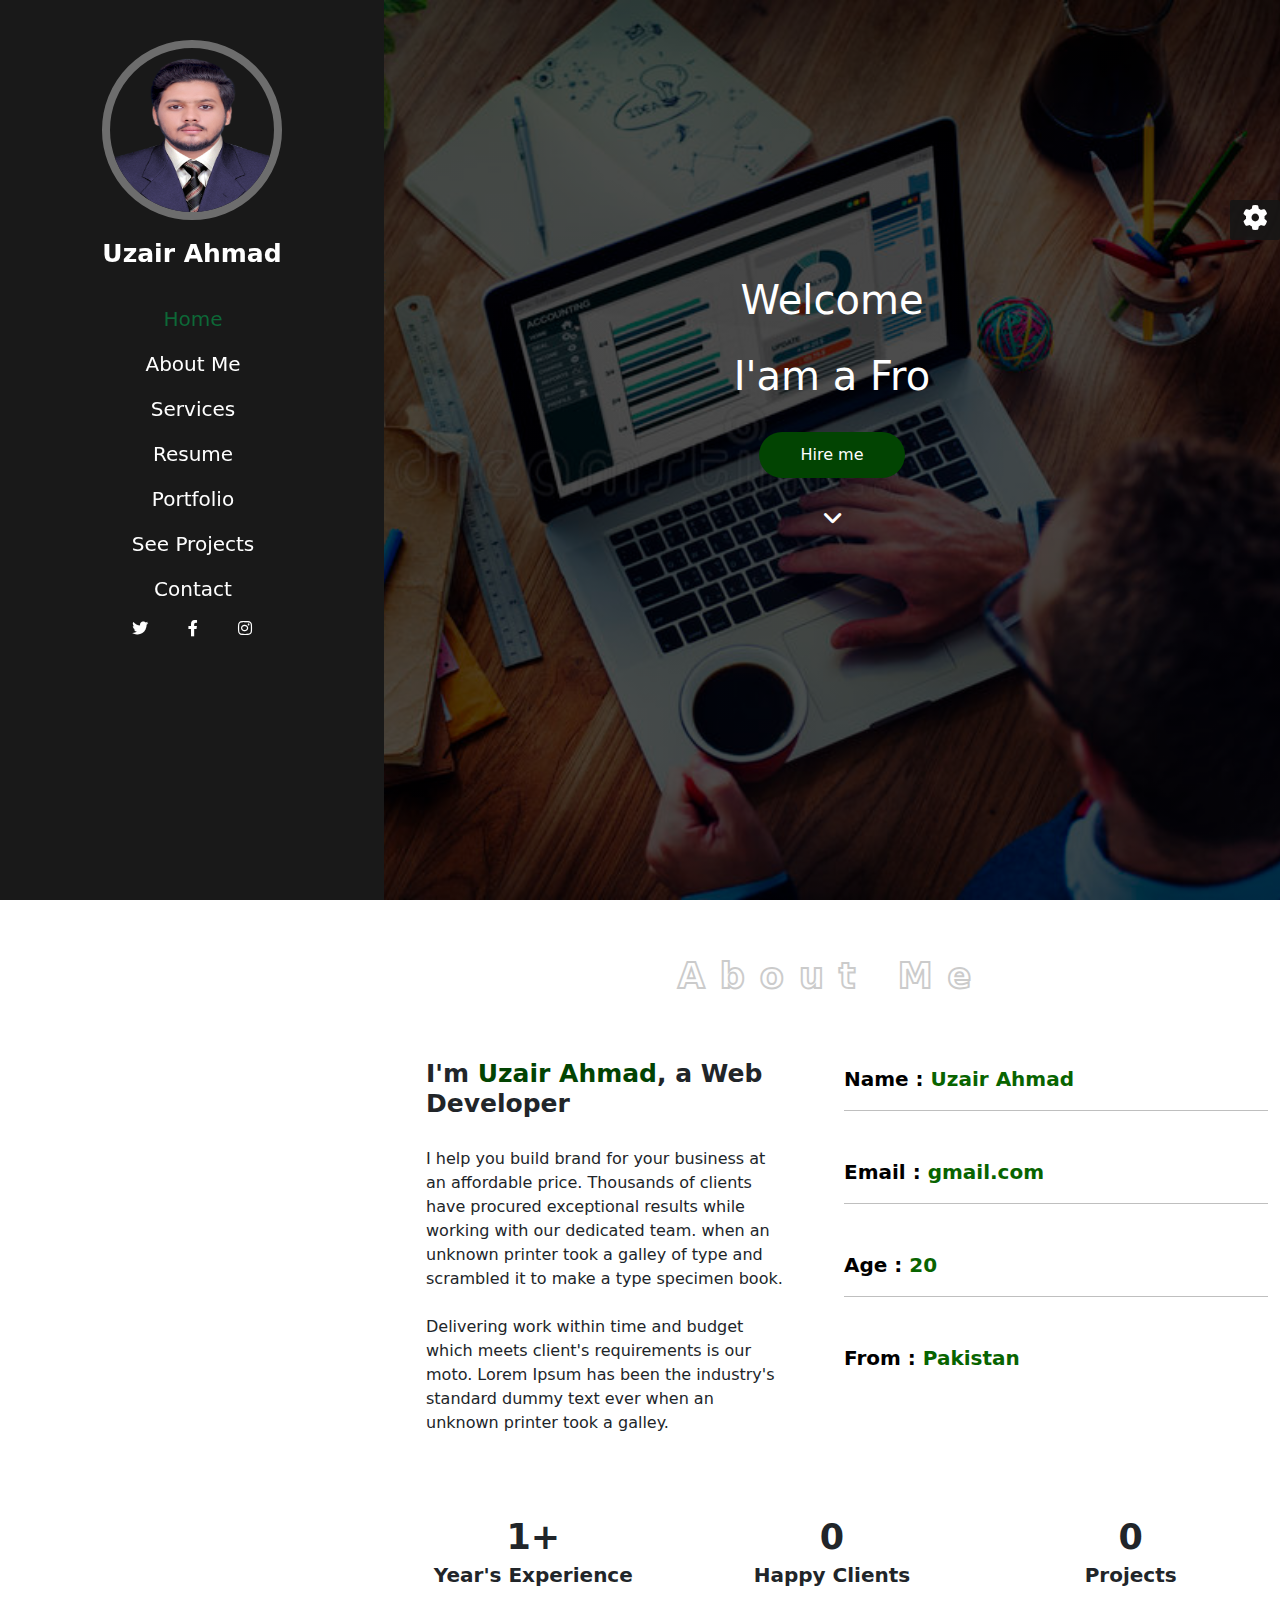
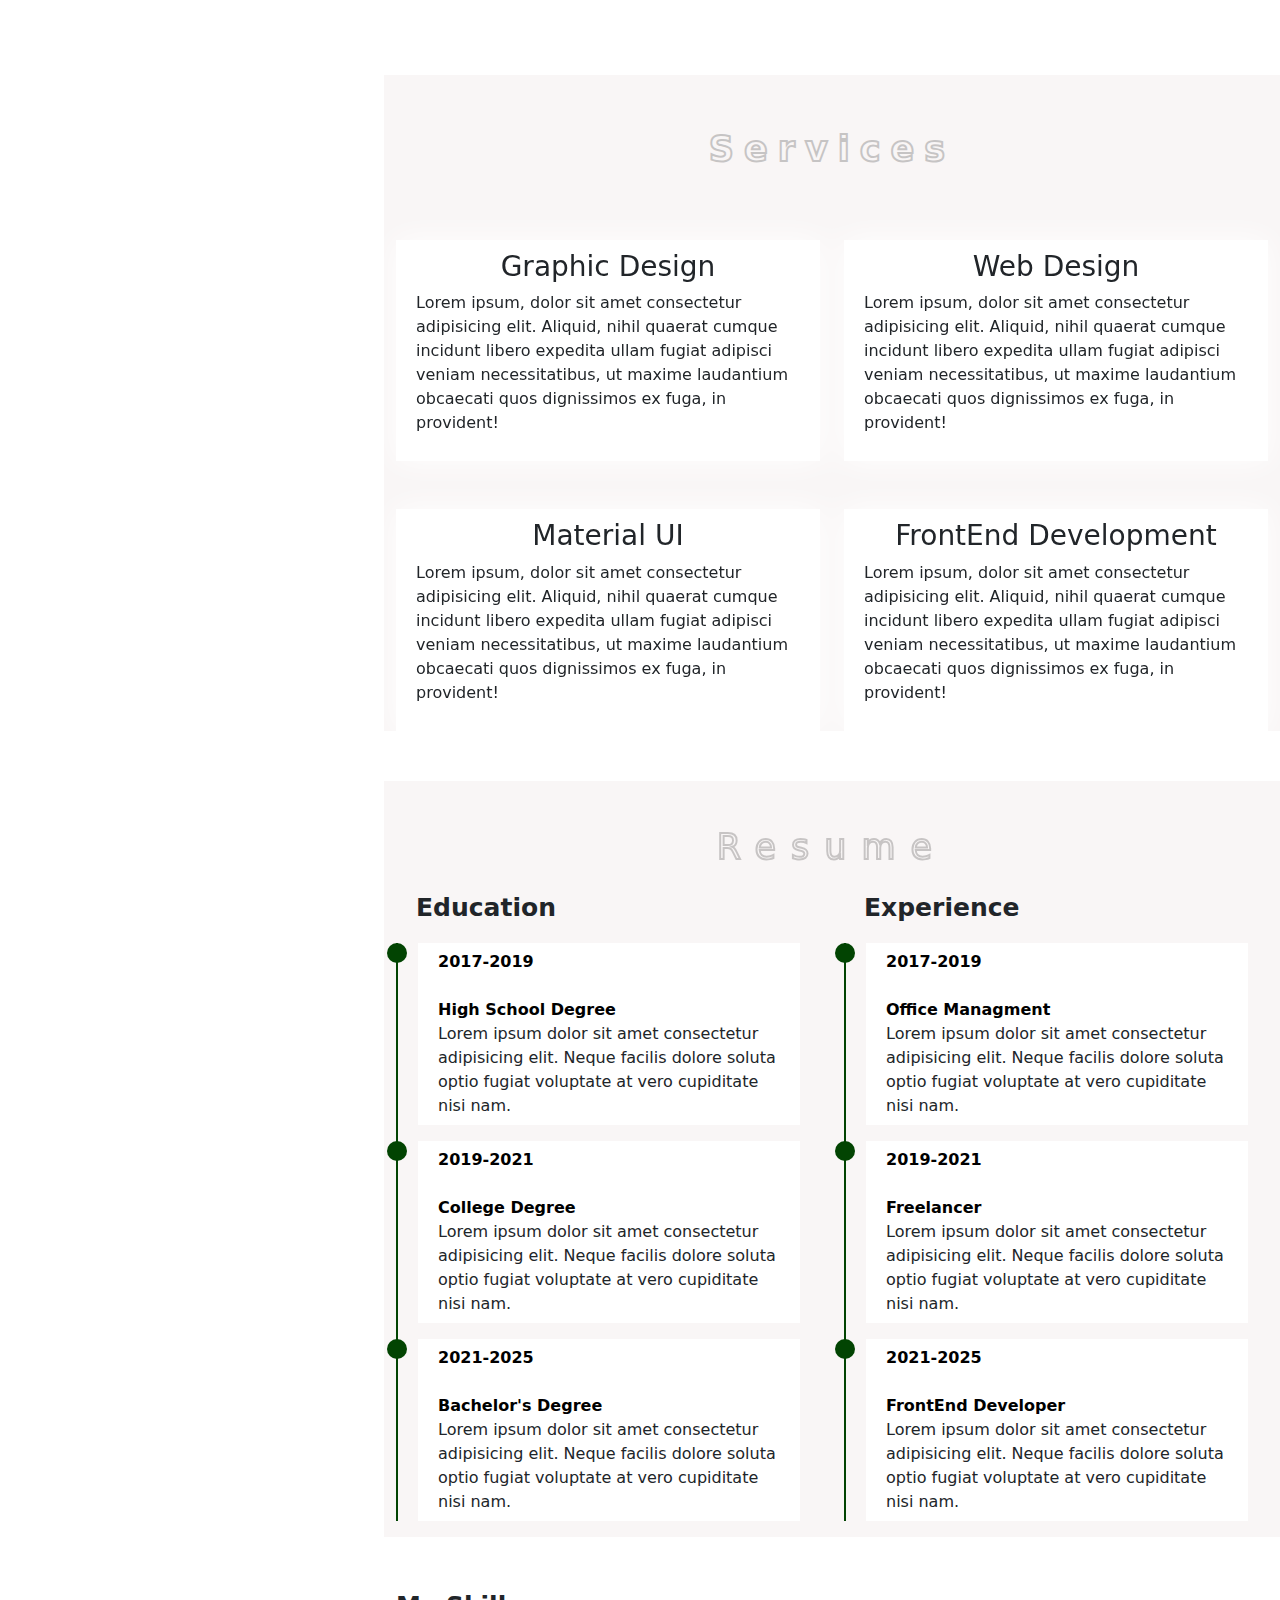
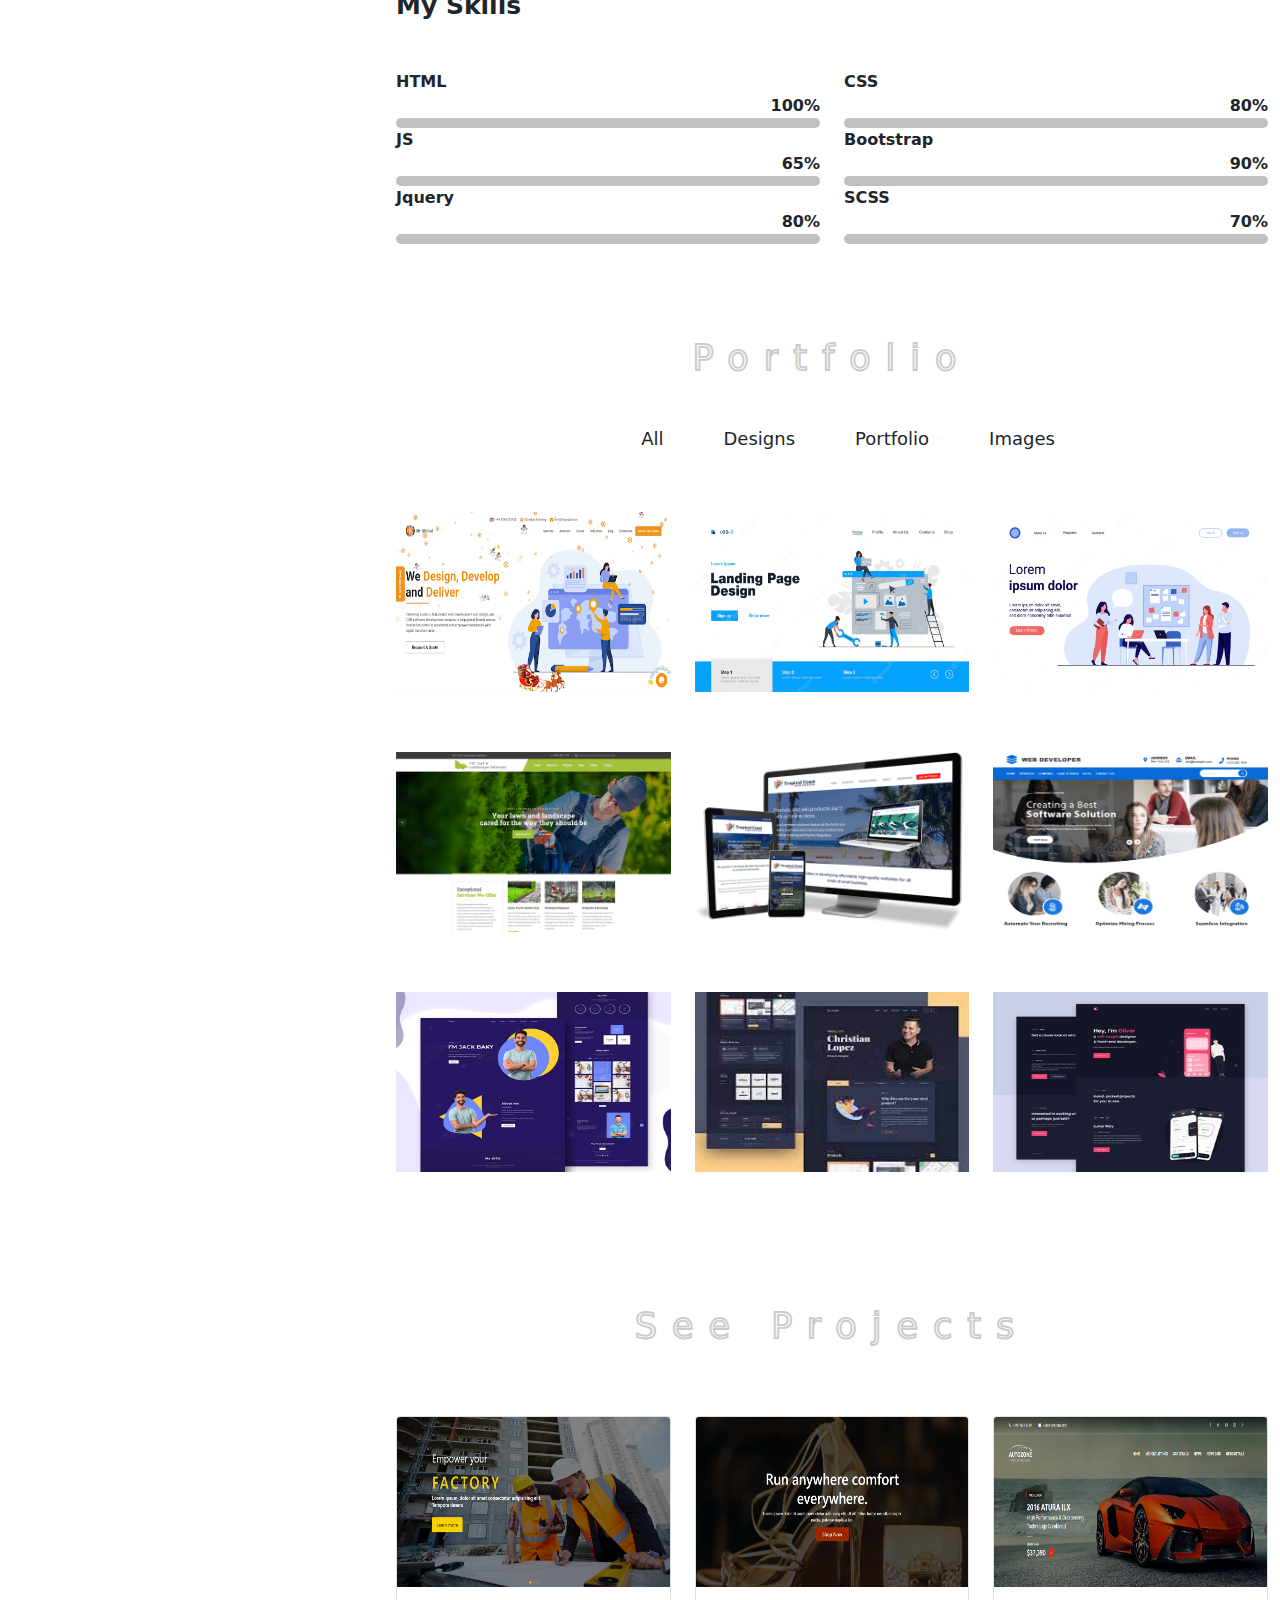
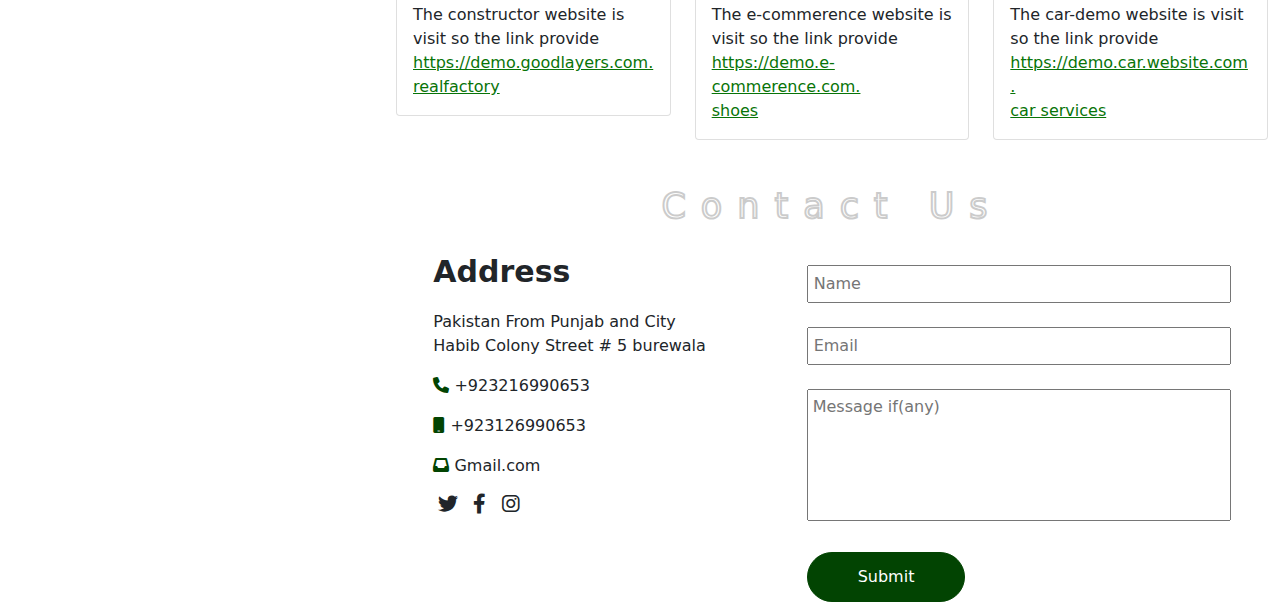
<file: index.html>
<!DOCTYPE html>
<html lang="en">
<head>
    <meta charset="UTF-8">
    <meta http-equiv="X-UA-Compatible" content="IE=edge">
    <meta name="viewport" content="width=device-width, initial-scale=1.0">
    <link rel="stylesheet" href="bootstrap/css/bootstrap.min.css">
    <link rel="stylesheet" href="font-awesome/css/all.min.css">
    <script src="jquery-3.6.1.min.js"></script>
    <link rel="stylesheet" href="style.css">
    <link rel="icon" href="images/logo.jpg" type="images/logo.jpg">
    <title>Portfolio Website</title>
</head>
<body>
    <header>
        <i class="fa fa-bars open" id="bars"></i>
        <label for="">Portfolio</label>
        <ul id="opens">
            <span><i class="fa fa-xmark" id="mark"></i></span>
            <li><a href="#">home</a></li><hr id="hr">
            <li><a href="#about-sect" id="lis">about me</a></li><hr id="hr">
            <li><a href="#services-sect" id="lis">services</a></li><hr id="hr">
            <li><a href="#resume-sect" id="lis">resume</a></li><hr id="hr">
            <li><a href="#port-sect" id="lis">portfolio</a></li><hr id="hr">
            <li><a href="#pro-sect" id="lis">Projects</a></li><hr id="hr">
            <li><a href="#cont-sect" id="lis">contact</a></li><hr id="hr">
        </ul>
    </header>
    <!-- ******************Side-bar item******************************* -->
<section>
    <div class="side-bar">
        <div class="img-logo">
            <img src="images/logo.png" alt="">
        </div>
        <div class="name-item">
            <p class="reset-item">Uzair Ahmad</p>
        </div>
            <nav>
                <ul>
                    <li><a href="#" class="home-item li">home</a></li>
                    <li><a href="#about-sect" class="li">about me</a></li>
                    <li><a href="#services-sect" class="li">services</a></li>
                    <li><a href="#resume-sect" class="li">resume</a></li>
                    <li><a href="#port-sect" class="li">portfolio</a></li>
                    <li><a href="#pro-sect" class="li">See Projects</a></li>
                    <li><a href="#cont-sect" class="li">contact</a></li>
                </ul>
            </nav>
            <div class="social-items">
                <i class="fa-brands fa-twitter"></i>
                <i class="fa-brands fa-facebook-f"></i>
                <i class="fa-brands fa-instagram"></i>
            </div>
    </div>
</section>
    <!-- ******************Side-bar item End******************************* -->

   <!-- *************************Article item************************ -->
<section class="article">
    <!-- ****************************** -->
    <!-- **************Scroll Link***************** -->
        <div class="scrol">
            <i class="fa fa-angle-up"></i>
        </div>
    <!-- **************Scroll Link End***************** -->
        
         <div class="back-img">
          <!-- *********************backgroundSwicher************************ -->
            <div class="swich">
                <div class="swich-color">
                    <span id="gear"> <i class="fa fa-gear fa-spin"></i></span>
                    Color Swicher
                    <hr id="swi-bor">

                </div>
                <span class="colors" id="color-1" onclick="switcher('#5B5EA6')"></span>
                <span  class="colors"id="color-2" onclick="switcher('#E15D44')"></span>
                <span  class="colors"id="color-3" onclick="switcher('#BC243C')"></span>
                <span  class="colors"id="color-4" onclick="switcher('#C3447A')"></span>
                <span class="colors" id="color-5" onclick="switcher('#0072B5')"></span>
                <span  class="colors"id="color-6" onclick="switcher('#A0DAA9')"></span>
                <span  class="colors"id="color-7" onclick="switcher('#363945')"></span>
                <span  class="colors"id="color-8" onclick="switcher('#6B5876')"></span>
                <hr width="250px" id="swi-bor">
                <span id="reset">Reset Color</span>
            </div>
          <!-- *********************backgroundSwicher End************************ -->
           
            <div class="wel-item">
                <p class="reset-item">Welcome</p>
                <div class="type">
                <p class="typing reset-item">I am a Front End Developer</p>
                </div>
                <div class="btn">Hire me</div>
                <div class="arrow-down">
                    <a href="#about-sect"><i class="fa fa-angle-down"></i></a>
                </div>
            </div>
    
         </div>
    <!-- ****************************** -->



         <section class="sec" id="abo">
        <div class="container">
            <div class="row">
          <div class="col-lg-12 col-xl-12 col-xxl-12 col-md-12 col-sm-12">
            <div class="about-section" id="about-sect">
                <p class="select-item">about me</p>
            </div>
          </div>
          <div class="col-lg-6 col-xl-6 col-xxl-6 col-md-6 col-sm-12">
            <div class="main-artcle">
                <h1>I'm <span class="color">Uzair Ahmad</span>, a Web Developer</h1>
                <p class="select-item">I help you build brand for your business at an affordable price. Thousands of clients have procured exceptional results while working with our dedicated team. when an unknown printer took a galley of type and scrambled it to make a type specimen book.
                    <br><br>
                    Delivering work within time and budget which meets client's requirements is our moto. Lorem Ipsum has been the industry's standard dummy text ever when an unknown printer took a galley.</p>
            </div>
          </div>
          <div class="col-lg-6 col-xl-6 col-xxl-6 col-md-6 col-sm-12">
          
            <div class="infor">
                <span class="nam">Name :<span class="real"> Uzair Ahmad</span></span>
                <hr class="hr">
            </div>
            <div class="infor">
                <span class="nam">Email :<span class="real"> gmail.com</span></span>
                <hr class="hr">
            </div>
            <div class="infor">
                <span class="nam">Age :<span class="real"> 20</span></span>
                <hr class="hr">
            </div>
            <div class="infor">
                <span class="nam">From :<span class="real"> Pakistan</span></span>
            
            </div>
           
          </div>

            </div>
        </div>

        <!-- ************************Counterup********************** -->
       <section class="counter-se">
        <div class="container">
            <div class="row">
                <div class="col-lg-4 col-xl-4 col-xxl-4 col-md-4 col-sm-12">
                    <div class="counters">
                        1+
                    </div>
                    <div class="counter-content">
                        <h1>Year's Experience</h1>
                    </div>
                </div>
                <div class="col-lg-4 col-xl-4 col-xxl-4 col-md-4 col-sm-12">
                    <div class="counter" data-target="200">
                    </div>
                    <div class="counter-content">
                        <h1>Happy Clients</h1>
                    </div>
                </div>
                <div class="col-lg-4 col-xl-4 col-xxl-4 col-md-4 col-sm-12">
                    <div class="counter"data-target="300">
                    </div>
                    <div class="counter-content">
                        <h1>Projects</h1>
                    </div>
                </div>

            </div>
        </div>
         </section>
        <!-- ************************Counterup End********************** -->

        <!-- **********************Services******************* -->
        <section  class="sec" id="ser">
        <div class="ser-item">
        <div class="container">
            <div class="row">
                <div class=" col-lg-12 col-xl-12 col-xxl-12 col-md-12 col-sm-12 mt-5">
                    <div class="services-item" id="services-sect">
                        <p class="select-item">services</p>
                    </div>
                </div>
            </div>
        </div>
        
        <div class="container">
            <div class="row">
                <div class=" col-lg-6 col-xl-6 col-xxl-6 col-md-6 col-sm-12 mt-5">
                    <div class="graphics-item">
                        <h3>Graphic Design</h3>
                        <p class="select-item">Lorem ipsum, dolor sit amet consectetur adipisicing elit. Aliquid, nihil quaerat cumque incidunt libero expedita ullam fugiat adipisci veniam necessitatibus, ut maxime laudantium obcaecati quos dignissimos ex fuga, in provident!</p>
                    </div>
                </div>
                <div class="col-lg-6 col-xl-6 col-xxl-6 col-md-6 col-sm-12">
                    <div class="web-item mt-5">
                        <h3>Web Design</h3>
                        <p class="select-item">Lorem ipsum, dolor sit amet consectetur adipisicing elit. Aliquid, nihil quaerat cumque incidunt libero expedita ullam fugiat adipisci veniam necessitatibus, ut maxime laudantium obcaecati quos dignissimos ex fuga, in provident!</p>
                    </div>
                </div>
                <div class="col-lg-6 col-xl-6 col-xxl-6 col-md-6 col-sm-12">
                    <div class="web-item mt-5">
                        <h3>Material UI</h3>
                        <p class="select-item">Lorem ipsum, dolor sit amet consectetur adipisicing elit. Aliquid, nihil quaerat cumque incidunt libero expedita ullam fugiat adipisci veniam necessitatibus, ut maxime laudantium obcaecati quos dignissimos ex fuga, in provident!</p>
                    </div>
                </div>
                <div class="col-lg-6 col-xl-6 col-xxl-6 col-md-6 col-sm-12">
                    <div class="web-item mt-5">
                        <h3>FrontEnd Development</h3>
                        <p class="select-item">Lorem ipsum, dolor sit amet consectetur adipisicing elit. Aliquid, nihil quaerat cumque incidunt libero expedita ullam fugiat adipisci veniam necessitatibus, ut maxime laudantium obcaecati quos dignissimos ex fuga, in provident!</p>
                    </div>
                </div>

            </div>
        </div>
        </div>
        </section>
        <!-- **********************Services End******************* -->
        <!-- *********************************Resume******************** -->
        <section>
        <div class="edu-wraper">
        <div class="container">
            <div class="row">
                <div class="col-lg-12 col-xl-12 col-xxl-12 col-md-12 col-sm-12">
                    <div class="resume-item" id="resume-sect">
                        <p class="select-item">resume</p>
                    </div>
                </div>
            </div>
        </div>
       <div class="container">
        <div class="row">
            <div class="col-lg-6 col-xl-6 col-xxl-6 col-md-6 col-sm-12">
                <div class="heading">
                    <p class="select-item">Education</p>
                </div>

                <div class="edu-par">
                    <div class="edu-p-item">
                        <p class="p-wrapper select-item">
                            <span>2017-2019</span><br>
                            <span>High School Degree</span>
                            Lorem ipsum dolor sit amet consectetur adipisicing elit. Neque facilis dolore soluta optio fugiat voluptate at vero cupiditate nisi nam.</p>
                        <p class="sec-p-wrapper select-item">
                            <span>2019-2021</span><br>
                            <span>College Degree</span>
                            Lorem ipsum dolor sit amet consectetur adipisicing elit. Neque facilis dolore soluta optio fugiat voluptate at vero cupiditate nisi nam.</p>
                            <p class="third-p-wrapper select-item">
                                <span>2021-2025</span><br>
                                <span>Bachelor's Degree</span>
                                Lorem ipsum dolor sit amet consectetur adipisicing elit. Neque facilis dolore soluta optio fugiat voluptate at vero cupiditate nisi nam.</p>
                    </div>

                </div>
            </div>
            <div class="col-lg-6 col-xl-6 col-xxl-6 col-md-6 col-sm-12">
                <div class="heading">
                    <p class="select-item">Experience</p>
                </div>

                <div class="edu-par">
                    <div class="edu-p-item">
                        <p class="p-wrapper select-item">
                            <span>2017-2019</span><br>
                            <span>Office Managment</span>
                            Lorem ipsum dolor sit amet consectetur adipisicing elit. Neque facilis dolore soluta optio fugiat voluptate at vero cupiditate nisi nam.</p>
                        <p class="sec-p-wrapper select-item">
                            <span>2019-2021</span><br>
                            <span>Freelancer</span>
                            Lorem ipsum dolor sit amet consectetur adipisicing elit. Neque facilis dolore soluta optio fugiat voluptate at vero cupiditate nisi nam.</p>
                            <p class="third-p-wrapper select-item">
                                <span>2021-2025</span><br>
                                <span>FrontEnd Developer</span>
                                Lorem ipsum dolor sit amet consectetur adipisicing elit. Neque facilis dolore soluta optio fugiat voluptate at vero cupiditate nisi nam.</p>
                    </div>

                </div>
            </div>

        </div>
       </div>
        </div>
        </section>
        <!-- *********************************Resume End******************** -->
        <!-- *******************Skills************************** -->
        <section>
    <div class="container">
        <div class="row">
            <div class="col-lg-12 col-xl-12 col-xxl-12 col-md-12 col-sm-12">
                <div class="skill-item">
                    <p class="select-item"> My Skills</p>
                </div>
            </div>
        </div>
    </div>
    <div class="container">
        <div class="row">
            <div class="col-lg-6 col-xl-6 col-xxl-6 col-md-6 col-sm-12">
                <span class="ht-item">HTML</span>
                <div class="num">100%</div>
                <div class="html-item">
                    <div class="child-item"></div>
                </div>
            </div>
            <div class="col-lg-6 col-xl-6 col-xxl-6 col-md-6 col-sm-12">
                <span class="ht-item">CSS</span>
                

                <div class="num">80%</div>

                <div class="html-item">
                    <div class="css-item"></div>
                </div>
            </div>
            <div class="col-lg-6 col-xl-6 col-xxl-6 col-md-6 col-sm-12">
                <span class="ht-item">JS</span>

                <div class="num">65%</div>

                <div class="html-item">
                    <div class="js-item"></div>
                </div>
            </div>
            <div class="col-lg-6 col-xl-6 col-xxl-6 col-md-6 col-sm-12">
                <span class="ht-item">Bootstrap</span>

                <div class="num">90%</div>

                <div class="html-item">
                    <div class="boots-item"></div>
                </div>
            </div>
            <div class="col-lg-6 col-xl-6 col-xxl-6 col-md-6 col-sm-12">
                <span class="ht-item">Jquery</span>

                <div class="num">80%</div>

                <div class="html-item">
                    <div class="jq-item"></div>
                </div>
            </div>
            <div class="col-lg-6 col-xl-6 col-xxl-6 col-md-6 col-sm-12">
                <span class="ht-item">SCSS</span>

                <div class="num">70%</div>

                <div class="html-item">
                    <div class="wordp-item"></div>
                </div>
            </div>

        </div>
        </div>
    </div>
        </section>
        <!-- *******************Skills End************************** -->
    <!-- ********************Portfolio************************* -->
    <section>
        <div class="container">
            <div class="row">
                <div class="col-lg-12 col-xl-12 col-xxl-12 col-md-12 col-sm-12 mt-5" id="port-sect">
                    <p id="port"class="select-item">portfolio</p>
                </div>
            </div>
        </div>
        <div class="container">
            <div class="row">
                <div class="col-12 mt-4 mb-4">
                    <div class="gallery-links">
                        <ul>
                            <li class="links">All</li>
                            <li class="links">Designs</li>
                            <li class="links">portfolio</li>
                            <li class="links">images</li>
                        </ul>
                    </div>
                </div>
            </div>
        </div>
        <div class="container">
            <div class="row">
                <div class="col-lg-4 col-xl-4 col-xxl-4 col-md-6 col-sm-12">
                    <div class="first-img">
                    <img src="images/portfoliogalleryimg1.png" class="img" id="img1"  alt="">
                    </div>
                </div>
                <div class="col-lg-4 col-xl-4 col-xxl-4 col-md-6 col-sm-12">
                    <div class="sec-img">
                    <img src="images/portfoliogalleryimg2.avif" class="img"id="img2"alt="">
                </div>
                </div>
                <div class="col-lg-4 col-xl-4 col-xxl-4 col-md-6 col-sm-12">
                    <div class="third-img">

                    <img src="images/portfoliogalleryimg3.avif" class="img"id="img3"alt="">
                </div>
                </div>
                <div class="col-lg-4 col-xl-4 col-xxl-4 col-md-6 col-sm-12">
                    <div class="four-img">

                    <img src="images/5_landscaping-website-design.jpg"  class="img"id="img4"alt="">
                </div>
                </div>
                <div class="col-lg-4 col-xl-4 col-xxl-4 col-md-6 col-sm-12">
                    <div class="five-img">

                    <img src="images/screens.png"class="img"id="img5"alt="">
                </div>
                </div>
                <div class="col-lg-4 col-xl-4 col-xxl-4 col-md-6 col-sm-12">
                    <div class="six-img">

                    <img src="images/designs3.webp" class="img"id="img6"alt="">
                </div>
                </div>
                <div class="col-lg-4 col-xl-4 col-xxl-4 col-md-6 col-sm-12">
                    <div class="seven-img">

                    <img src="images/portfolio1.jpg" class="img"id="img7"alt="">
                </div>
                </div>
                <div class="col-lg-4 col-xl-4 col-xxl-4 col-md-6 col-sm-12">
                    <div class="eig-img">

                    <img src="images/portfolio2.jpg" class="img"id="img8"alt="">
                </div>
                </div>
                <div class="col-lg-4 col-xl-4 col-xxl-4 col-md-6 col-sm-12">
                    <div class="nine-img">

                    <img src="images/portfolio3.webp" class="img"id="img9"alt="">
                </div>
                </div>
            </div>
        </div>
    </section>

    <!-- ********************Portfolio End************************* -->
        <!-- ********************See Projects************************ -->
        <section>
        <div class="container">
            <div class="row">
                <div class="col-12 mt-5 mb-5">
                    <div class="see-pro-item" id="pro-sect">
                        <p class="select-item">See Projects</p>
                    </div>
                </div>
            </div>
        </div>
        <div class="container">
            <div class="row">
                <div class="col-lg-4 col-xl-4 col-xxl-4 col-md-6 col-sm-12">
                    <div class="card">
                        <img src="images/real-factory.png" class="card-img-top" alt="...">
                        <div class="card-body">
                          <p class="card-text select-item">The constructor website is visit so the link provide<a href="constructor.html"> https://demo.goodlayers.com.realfactory</a></p>
                        </div>
                      </div>
                </div>
                <div class="col-lg-4 col-xl-4 col-xxl-4 col-md-6 col-sm-12">
                    <div class="card">
                        <img src="images/Screenshot (89).png" class="card-img-top" alt="...">
                        <div class="card-body">
                          <p class="card-text select-item">The e-commerence website is visit so the link provide<br><a href="E-commernce_shoes.html">https://demo.e-commerence.com.<br>shoes</a></p>
                        </div>
                      </div>
                </div>
                <div class="col-lg-4 col-xl-4 col-xxl-4 col-md-6 col-sm-12">
                    <div class="card">
                    <img src="images/Screenshot (94).png" class="card-img-top" alt="...">
                    <div class="card-body">
                        <p class="card-text select-item">The car-demo website is visit so the link provide<br><a href="car.html">https://demo.car.website.com.<br>car services</a></p>
                      </div>
                  </div>
                </div>

            </div>
        </div>
        </section>
        <!-- ********************See Projects End************************ -->
        <!-- ****************contact us************************ -->
        <section>
            <div class="container">
                <div class="row">
                    <div class="col-12">
                        <div class="contact-item" id="cont-sect">
                            <p class="select-item">Contact us</p>
                        </div>
                    </div>
                </div>
            </div>
            <div class="container">
                <div class="row justify-content-around">
                    <div class="col-lg-4 col-xl-4 col-xxl-4 col-md-6 col-sm-12">
                        <div class="address-item">
                            <p class="addr select-item">Address</p>
                            <p class="select-item"> Pakistan From Punjab and City Habib Colony Street # 5
                                 burewala</p>
                                 <p class="select-item"><i class="fa fa-phone" id="phone"></i> +923216990653</p>
                                 <p class="select-item"> <i class="fa fa-mobile" id="Tele"></i> +923126990653</p>
                                 <p class="select-item"><i class="fa fa-inbox" id="mail"></i> Gmail.com</p>
                                 <div class="so-items">
                                    <i class="fa-brands fa-twitter"></i>
                                    <i class="fa-brands fa-facebook-f"></i>
                                    <i class="fa-brands fa-instagram"></i>
                                </div>
                        </div>
                     
                    </div>
                    <div class="col-lg-6 col-xl-6 col-xxl-6 col-md-12 col-sm-12 mt-3">
                        <input type="text" name="" id="pd" placeholder="Name">
                        <br><br>
                        <input type="text" name="" id="" placeholder="Email">
                        <br><br>
                        <textarea cols="58" id="textarea" rows="5"placeholder="Message if(any)"></textarea>
                                <br><br>
                               <button class="con-btn">Submit</button>
                              
                    </div>
                </div>
            </div>
            
        </section>
        <!-- ****************contact us End************************ -->

</section>
   <!-- *************************Article item End**********************-->

    <!-- *****************Scroll****************** -->
   
    <script>
        $(document).ready(function(){
            $(".scrol").hide();
            $(window).scroll(function(){
               let scr =$(document).scrollTop();
               if(scr>200){
            $(".scrol").show();
               }else{
            $(".scrol").hide();
               }
            });
            $(".scrol").click(function(){
                $(window).scrollTop(0);
            });
        });
    </script>
    <!-- *****************Scroll End****************** -->
<!-- ****************Nav bar************************** -->

<script>
    let op=document.querySelector(".open");
    let ope=document.getElementById("opens");
    op.addEventListener("click",function(){
        ope.style.top="0%";
    });
    let mark=document.getElementById("mark");
        mark.addEventListener("click",function(){
        ope.style.top="-100%";

        });
  
</script>
<script>


</script>

<!-- ****************Nav bar End************************** -->

 <script>
    let type=document.querySelector(".typing");
    let name="I'am a Front End Developer";
    let index=1;
    function typingeff(){
        let title=name.slice(0,index);
        type.textContent=title;
        if(index==name.length){
            index=1;

         }
        else{
            index++;
        }
        
        setTimeout(typingeff,100);
  

    }
    typingeff();


 </script>
 <script>
    
          let counter=document.querySelectorAll(".counter");
            counter.forEach((count)=>{
                count.innerHTML=0;
                var countup=()=>{
                    target=+count.getAttribute("data-target");
                    startnum=Number(count.innerHTML);
                    incr=target/100;
                    if(startnum<target){
                        
                        count.innerHTML=`${startnum+incr}`;
                        setTimeout(countup,10);

                    }else{
                        count.innerHTML=target; 
                    }
                    
                }
              
            
                let options={
      rootMargin:'0px 0px -100px 0px'
    }
    let done=0;
    let countersec=document.querySelector(".counter-se");
    let sectionobserver=new IntersectionObserver(function(entries){
      if(entries[0].isIntersecting && done!==1){
        done=1;
        countup();
      }
    },options);
    sectionobserver.observe(countersec);
    });
 </script>

 <script>
    let html=document.querySelector(".child-item");
    let css=document.querySelector(".css-item");
    let js=document.querySelector(".js-item");
    let boots=document.querySelector(".boots-item");
    let jq=document.querySelector(".jq-item");
    let wp=document.querySelector(".wordp-item");

    window.addEventListener("scroll",function(){
        if(window.pageYOffset>2500){
            html.style.width="100%";
            css.style.width="80%";
             js.style.width="65%";
             boots.style.width="90%";
             jq.style.width="80%";
             wp.style.width="70%";
        }
    });
 </script>

<script>
    let link=document.getElementsByClassName("links");
    let imgs=document.getElementsByClassName("img");
    link[0].addEventListener("click",function(){
     imgs[0].style.display="block";
     imgs[1].style.display="block";
     imgs[2].style.display="block";
     imgs[3].style.display="block";
     imgs[4].style.display="block";
     imgs[5].style.display="block";
     imgs[6].style.display="block";
     imgs[7].style.display="block";
     imgs[8].style.display="block";
    });
    link[1].addEventListener("click",function(){
        imgs[0].style.display="none";
     imgs[1].style.display="none";
     imgs[2].style.display="none";
     imgs[3].style.display="block";
     imgs[4].style.display="block";
     imgs[5].style.display="block";
     imgs[6].style.display="none";
     imgs[7].style.display="none";
     imgs[8].style.display="none";
  
    });
    link[2].addEventListener("click",function(){
     imgs[0].style.display="none";
     imgs[1].style.display="none";
     imgs[2].style.display="none";
     imgs[3].style.display="none";
     imgs[4].style.display="none";
     imgs[5].style.display="none";
     imgs[6].style.display="block";
     imgs[7].style.display="block";
     imgs[8].style.display="block";
  
  
    });
    link[3].addEventListener("click",function(){

        imgs[0].style.display="block";
     imgs[1].style.display="block";
     imgs[2].style.display="block";
     imgs[3].style.display="none";
     imgs[4].style.display="none";
     imgs[5].style.display="none";
     imgs[6].style.display="none";
     imgs[7].style.display="none";
     imgs[8].style.display="none";
  
    });

</script>

<script>
   let gear=document.getElementById("gear");
   let swich=document.querySelector(".swich");
   gear.addEventListener("click",function(){
    swich.classList.toggle("active-swi");
   });
</script>
<script>
    function switcher(color){
        let tags=document.getElementsByTagName("p");
        for (let elements of tags) {
            elements.style.color=color;
        }
    }
    let reset=document.getElementsByClassName("reset-item");
    let reset_wraper=document.getElementById("reset");
    let slect=document.getElementsByClassName("select-item");
    reset_wraper.addEventListener("click",function(){
        reset[0].style.color="#fff";
        reset[1].style.color="#fff";
        reset[2].style.color="#fff";
        slect[0].style.color="#000";
        slect[1].style.color="#000";
        slect[2].style.color="#000";
        slect[3].style.color="#000";
        slect[4].style.color="#000";
        slect[5].style.color="#000";
        slect[6].style.color="#000";
        slect[7].style.color="#000";
        slect[8].style.color="#000";
        slect[9].style.color="#000";
        slect[10].style.color="#000";
        slect[11].style.color="#000";
        slect[12].style.color="#000";
        slect[13].style.color="#000";
        slect[14].style.color="#000";
        slect[15].style.color="#000";
        slect[16].style.color="#000";
        slect[17].style.color="#000";
        slect[18].style.color="#000";
        slect[19].style.color="#000";
        slect[20].style.color="#000";
        slect[21].style.color="#000";
        slect[22].style.color="#000";
        slect[23].style.color="#000";
        slect[24].style.color="#000";
        slect[25].style.color="#000";
        slect[26].style.color="#000";
        slect[27].style.color="#000";
   

    });
    
</script>

</body>
<script src="bootstrap/js/bootstrap.min.js"></script>
</html>
</file>
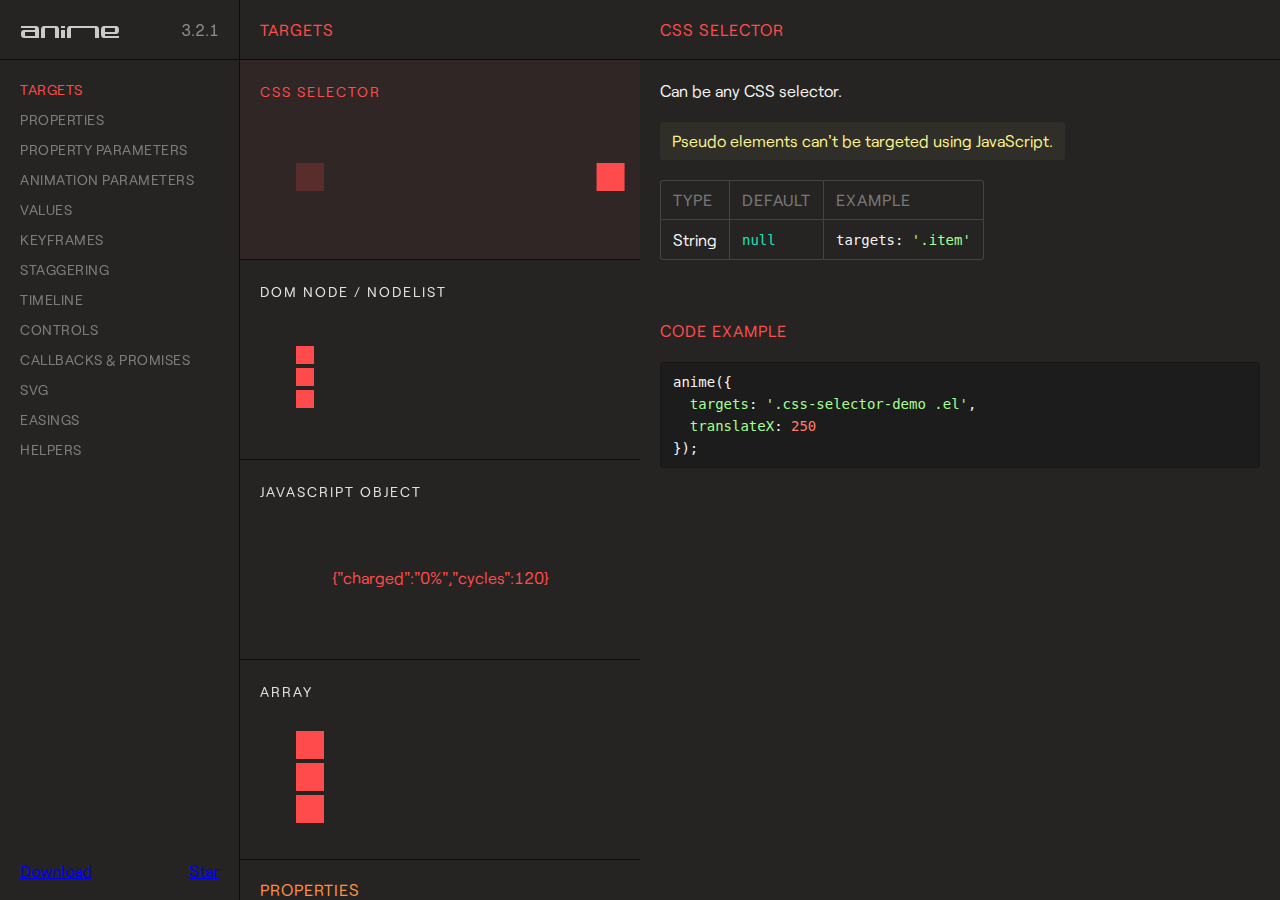
<file: anime-master/documentation/index.html>
<!DOCTYPE html>
<html>
<head>
  <title>Documentation | anime.js</title>
  <meta charset="utf-8">
  <meta name="viewport" content="width=device-width, initial-scale=1, maximum-scale=1">

  <meta property="og:title" content="anime.js">
  <meta property="og:url" content="https://animejs.com">
  <meta property="og:description" content="Javascript animation engine">
  <meta property="og:image" content="https://animejs.com/documentation/assets/img/social-media-image.png">

  <meta name="twitter:card" content="summary_large_image">
  <meta name="twitter:site" content="@juliangarnier">
  <meta name="twitter:creator" content="@juliangarnier">
  <meta name="twitter:title" content="anime.js">
  <meta name="twitter:description" content="Javascript animation engine">
  <meta name="twitter:image" content="https://animejs.com/documentation/assets/img/social-media-image.png">

  <link rel="apple-touch-icon-precomposed" href="assets/img/apple-touch-icon.png">
  <link rel="icon" type="image/png" href="assets/img/favicon.png" >

  <link href="//cloud.typenetwork.com/projects/2160/fontface.css/" rel="stylesheet" type="text/css">

  <link href="assets/css/animejs.css" rel="stylesheet">
  <link href="assets/css/anime-theme.css" rel="stylesheet">
  <link href="assets/css/documentation.css" rel="stylesheet">

  <script src="../lib/anime.min.js"></script>
</head>
<body>
  <div class="content">
    <header class="header">
    <a class="logo" href="https://github.com/juliangarnier/anime/">
      <img class="anime-mini-logo" src="assets/img/anime-mini-logo.svg" />
      <span class="version-number"></span>
    </a>
    </header>
    <section class="pane sidebar">
      <nav class="navigation"></nav>
      <div class="sidebar-info">
        <a class="github-button" href="https://github.com/juliangarnier/anime/archive/master.zip" data-color-scheme="no-preference: dark; light: dark; dark: dark;" data-icon="octicon-cloud-download" aria-label="Download juliangarnier/anime on GitHub">Download</a>
        <a class="github-button" href="https://github.com/juliangarnier/anime" data-color-scheme="no-preference: dark; light: dark; dark: dark;" data-show-count="true" aria-label="Star juliangarnier/anime on GitHub">Star</a>
      </div>
    </section>
    <section class="pane demos">

<!-- TARGETS -->
<article id="targets" class="color-targets">
  <header>
    <h2 class="demos-title">Targets</h2>
  </header>

<div id="cssSelector" class="demo">
  <h3 class="demo-title">CSS Selector</h3>
  <div class="demo-description">
    <p>Can be any CSS selector.</p>
    <p class="bubble warning">Pseudo elements can't be targeted using JavaScript.</p>
    <table>
      <thead>
        <td>Type</td>
        <td>Default</td>
        <td>Example</td>
      </thead>
      <tr>
        <td>String</td>
        <td><code>null</code></td>
        <td><code>targets: '.item'</code></td>
      </tr>
    </table>
  </div>
  <div class="demo-content css-selector-demo">
    <div class="line">
      <div class="square shadow"></div>
      <div class="square el"></div>
    </div>
  </div>
  <script>var cssSelector = function() {
/*DEMO*/
anime({
  targets: '.css-selector-demo .el',
  translateX: 250
});
/*DEMO*/
}
  </script>

</div>

<div id="domNode" class="demo">
  <h3 class="demo-title">DOM Node / NodeList</h3>
  <div class="demo-description">
    <p>
      Can be any DOM Node or NodeList.
    </p>
    <table>
      <thead>
        <td>Type</td>
        <td>Default</td>
        <td>Example</td>
      </thead>
      <tr>
        <td>DOM Node</td>
        <td><code>null</code></td>
        <td><code>targets: el.querySelector('.item')</code></td>
      </tr>
      <tr>
        <td>NodeList</td>
        <td><code>null</code></td>
        <td><code>targets: el.querySelectorAll('.item')</code></td>
      </tr>
    </table>
  </div>
  <div class="demo-content dom-node-demo">
    <div class="line">
      <div class="small square shadow"></div>
      <div class="small square el"></div>
    </div>
    <div class="line">
      <div class="small square shadow"></div>
      <div class="small square el"></div>
    </div>
    <div class="line">
      <div class="small square shadow"></div>
      <div class="small square el"></div>
    </div>
  </div>
  <script>var domNode = function() {
/*DEMO*/
var elements = document.querySelectorAll('.dom-node-demo .el');

anime({
  targets: elements,
  translateX: 270
});
/*DEMO*/
}
  </script>
</div>

<div id="JSobject" class="demo">
  <h3 class="demo-title">JavaScript Object</h3>
  <div class="demo-description">
    <p>
      A JavaScript Object with at least one property containing a numerical value.
    </p>
    <table>
      <thead>
        <td>Type</td>
        <td>Default</td>
        <td>Example</td>
      </thead>
      <tr>
        <td>Object</td>
        <td><code>null</code></td>
        <td><code>targets: myObjectProp</code></td>
      </tr>
    </table>
  </div>
  <div class="demo-content">
    <pre class="battery-log">{"charged":"0%","cycles":120}</pre>
  </div>
  <script>var JSobject = function() {
/*DEMO*/
var logEl = document.querySelector('.battery-log');

var battery = {
  charged: '0%',
  cycles: 120
}

anime({
  targets: battery,
  charged: '100%',
  cycles: 130,
  round: 1,
  easing: 'linear',
  update: function() {
    logEl.innerHTML = JSON.stringify(battery);
  }
});
/*DEMO*/
}
  </script>
<script>
</script>
</div>

<div id="array" class="demo">
  <h3 class="demo-title">Array</h3>
  <div class="demo-description">
    <p>
      An array containing multiple targets.
    </p>
    <p class="bubble info">
      Accepts mixed types. E.g. <code>['.el', domNode, jsObject]</code>
    </p>
    <table>
      <thead>
        <td>Type</td>
        <td>Default</td>
        <td>Example</td>
      </thead>
      <tr>
        <td>Array</td>
        <td><code>null</code></td>
        <td><code>targets: ['.item', el.getElementById('#thing')]</code></td>
      </tr>
    </table>
  </div>
  <div class="demo-content mixed-array-demo">
    <div class="line">
      <div class="square shadow"></div>
      <div class="square el el-01"></div>
    </div>
    <div class="line">
      <div class="square shadow"></div>
      <div class="square el el-02"></div>
    </div>
    <div class="line">
      <div class="square shadow"></div>
      <div class="square el el-03"></div>
    </div>
  </div>
  <script>var array = function() {
/*DEMO*/
var el = document.querySelector('.mixed-array-demo .el-01');

anime({
  targets: [el, '.mixed-array-demo .el-02', '.mixed-array-demo .el-03'],
  translateX: 250
});
/*DEMO*/
}
  </script>

</div>

</article>
<!-- -->

<!-- ANIMATABLE PROPERTIES -->
<article id="properties" class="color-properties">
<header>
  <h2 class="demos-title">Properties</h2>
</header>

<div id="cssProperties" class="demo">
  <h3 class="demo-title">CSS Properties</h3>
  <div class="demo-description">
    <p>
      Any CSS properties can be animated.
    </p>
    <p class="bubble warning">
      Most CSS properties will cause layout changes or repaint, and will result in choppy animation.
      Prioritize opacity and CSS transforms as much as possible.
    </p>
    <p>More details about accepted values in the <a class="color-values" href="#unitlessValue">values</a> section.</p>
    <table>
      <thead>
        <td>Example</td>
        <td>value</td>
      </thead>
      <tr>
        <td><code>opacity</code></td>
        <td><code>.5</code></td>
      </tr>
      <tr>
        <td><code>left</code></td>
        <td><code>'100px'</code></td>
      </tr>
    </table>
  </div>
  <div class="demo-content css-prop-demo">
    <div class="large square shadow"></div>
    <div class="large square el"></div>
  </div>
  <script>var cssProperties = function() {
/*DEMO*/
anime({
  targets: '.css-prop-demo .el',
  left: '240px',
  backgroundColor: '#FFF',
  borderRadius: ['0%', '50%'],
  easing: 'easeInOutQuad'
});
/*DEMO*/
}
  </script>
</div>

<div id="CSStransforms" class="demo">
  <h3 class="demo-title">CSS Transforms</h3>
  <div class="demo-description">
    <p>
      Animate CSS transforms properties individually.
    </p>
    <p class="bubble info">
      It's possible to specify different timing for each transforms properties, more details in the <a class="color-prop-params" href="#specificPropParameters">specific property parameters</a> section.
    </p>
    <p>More details about accepted values in the <a class="color-values" href="#unitlessValue">values</a> section.</p>
    <table>
      <thead>
        <td>Valid properties</td>
        <td>Default unit</td>
      </thead>
      <tr><td><code>'translateX'</code></td><td><code>'px'</code></td></tr>
      <tr><td><code>'translateY'</code></td><td><code>'px'</code></td></tr>
      <tr><td><code>'translateZ'</code></td><td><code>'px'</code></td></tr>
      <tr><td><code>'rotate'</code></td><td><code>'deg'</code></td></tr>
      <tr><td><code>'rotateX'</code></td><td><code>'deg'</code></td></tr>
      <tr><td><code>'rotateY'</code></td><td><code>'deg'</code></td></tr>
      <tr><td><code>'rotateZ'</code></td><td><code>'deg'</code></td></tr>
      <tr><td><code>'scale'</code></td><td><code>—</code></td></tr>
      <tr><td><code>'scaleX'</code></td><td><code>—</code></td></tr>
      <tr><td><code>'scaleY'</code></td><td><code>—</code></td></tr>
      <tr><td><code>'scaleZ'</code></td><td><code>—</code></td></tr>
      <tr><td><code>'skew'</code></td><td><code>'deg'</code></td></tr>
      <tr><td><code>'skewX'</code></td><td><code>'deg'</code></td></tr>
      <tr><td><code>'skewY'</code></td><td><code>'deg'</code></td></tr>
      <tr><td><code>'perspective'</code></td><td><code>'px'</code></td></tr>
    </table>
  </div>
  <div class="demo-content css-transforms-demo">
    <div class="square shadow"></div>
    <div class="square el"></div>
  </div>
  <script>var CSStransforms = function() {
/*DEMO*/
anime({
  targets: '.css-transforms-demo .el',
  translateX: 250,
  scale: 2,
  rotate: '1turn'
});
/*DEMO*/
}
  </script>
</div>

<div id="JSobjProp" class="demo">
  <h3 class="demo-title">Object properties</h3>
  <div class="demo-description">
    <p>
      Any Object property containing a numerical value can be animated.<br>
      More details about accepted values in the <a class="color-values" href="#unitlessValue">values</a> section.
    </p>
    <table>
      <thead>
        <td>Example</td>
        <td>value</td>
      </thead>
      <tr>
        <td><code>prop1</code></td>
        <td><code>50</code></td>
      </tr>
      <tr>
        <td><code>'prop2'</code></td>
        <td><code>'100%'</code></td>
      </tr>
    </table>
  </div>
  <div class="demo-content">
    <pre class="js-object-log">{"prop1":0,"prop2":"0%"}</pre>
  </div>
  <script>var JSobjProp = function() {
/*DEMO*/
var objPropLogEl = document.querySelector('.js-object-log');

var myObject = {
  prop1: 0,
  prop2: '0%'
}

anime({
  targets: myObject,
  prop1: 50,
  prop2: '100%',
  easing: 'linear',
  round: 1,
  update: function() {
    objPropLogEl.innerHTML = JSON.stringify(myObject);
  }
});
/*DEMO*/
}
  </script>
</div>

<div id="domAttr" class="demo">
  <h3 class="demo-title">DOM Attributes</h3>
  <div class="demo-description">
    <p>
      Any DOM Attributes containing a numerical value can be animated.<br>
      More details about accepted values in the <a class="color-values" href="#unitlessValue">values</a> section.
    </p>
    <table>
      <thead>
        <td>Example</td>
        <td>value</td>
      </thead>
      <tr>
        <td><code>value</code></td>
        <td><code>1000</code></td>
      </tr>
      <tr>
        <td><code>volume</code></td>
        <td><code>0</code></td>
      </tr>
      <tr>
        <td><code>data-custom</code></td>
        <td><code>'3 dogs'</code></td>
      </tr>
    </table>
  </div>
  <div class="demo-content dom-attribute-demo">
    <input class="el text-output" value="0"></input>
  </div>
  <script>var domAttr = function() {
/*DEMO*/
anime({
  targets: '.dom-attribute-demo input',
  value: [0, 1000],
  round: 1,
  easing: 'easeInOutExpo'
});
/*DEMO*/
}
  </script>
</div>

<div id="svgAttr" class="demo">
  <h3 class="demo-title">SVG Attributes</h3>
  <div class="demo-description">
    <p>
      Like any other <a class="color-properties" href="#domAttr">DOM attributes</a>, all SVG attributes containing at least one numerical value can be animated.<br>
      More details about accepted values in the <a class="color-values" href="#unitlessValue">values</a> section and SVG animation in the <a class="color-svg" href="#motionPath">SVG</a> section.
    </p>
    <table>
      <thead>
        <td>Example</td>
        <td>value</td>
      </thead>
      <tr>
        <td><code>points</code></td>
        <td><code>'64 68.64 8.574 100 63.446 67.68 64 4 64.554 67.68 119.426 100'</code></td>
      </tr>
      <tr>
        <td><code>scale</code></td>
        <td><code>1</code></td>
      </tr>
      <tr>
        <td><code>baseFrequency</code></td>
        <td><code>0</code></td>
      </tr>
    </table>
  </div>
  <div class="demo-content align-center svg-attributes-demo">
<svg width="128" height="128" viewBox="0 0 128 128">
  <filter id="displacementFilter">
    <feTurbulence type="turbulence" baseFrequency=".05" numOctaves="2" result="turbulence"/>
    <feDisplacementMap in2="turbulence" in="SourceGraphic" scale="15" xChannelSelector="R" yChannelSelector="G"/>
  </filter>
  <polygon points="64 68.64 8.574 100 63.446 67.68 64 4 64.554 67.68 119.426 100" style="filter: url(#displacementFilter)" fill="currentColor"/>
</svg>
  </div>
  <script>var svgAttr = function() {
  // Needed to reset demo
  var polyEl = document.querySelector('.svg-attributes-demo polygon');
  var feTurbulenceEl = document.querySelector('feTurbulence');
  var feDisplacementMap = document.querySelector('feDisplacementMap');
  polyEl.setAttribute('points', '64 68.64 8.574 100 63.446 67.68 64 4 64.554 67.68 119.426 100');
  feTurbulenceEl.setAttribute('baseFrequency', '.05');
  feDisplacementMap.setAttribute('scale', '15');
/*DEMO*/
anime({
  targets: ['.svg-attributes-demo polygon', 'feTurbulence', 'feDisplacementMap'],
  points: '64 128 8.574 96 8.574 32 64 0 119.426 32 119.426 96',
  baseFrequency: 0,
  scale: 1,
  loop: true,
  direction: 'alternate',
  easing: 'easeInOutExpo'
});
/*DEMO*/
}
  </script>

</div>

</article>
<!-- -->

<!-- PROPERTY PARAMETERS -->
<article id="propertyParameters" class="color-prop-params">
  <header>
    <h2 class="demos-title">Property parameters</h2>
  </header>

<div id="duration" class="demo">
  <h3 class="demo-title">Duration</h3>
  <div class="demo-description">
    <p>
      Defines the duration in milliseconds of the animation.
    </p>
    <table>
      <thead>
        <td>Type</td>
        <td>Default</td>
        <td>Example</td>
      </thead>
      <tr>
        <td>Number</td>
        <td><code>1000</code></td>
        <td><code>3000</code></td>
      </tr>
      <tr>
        <td>anime.stagger</td>
        <td>See <a class="color-staggering" href="#staggeringBasics">staggering</a> section</td>
        <td><code>anime.stagger(150)</code></td>
      </tr>
      <tr>
        <td>Function</td>
        <td>See <a class="color-prop-params" href="#functionBasedParameters">function based parameters</a> section</td>
        <td><code>(el, i) => i * 150</code></td>
      </tr>
    </table>
  </div>
  <div class="demo-content duration-demo">
    <div class="label">3000 ms</div>
    <div class="square shadow"></div>
    <div class="square el"></div>
  </div>
  <script>var duration = function() {
/*DEMO*/
anime({
  targets: '.duration-demo .el',
  translateX: 250,
  duration: 3000
});
/*DEMO*/
}
  </script>
</div>

<div id="delay" class="demo">
  <h3 class="demo-title">Delay</h3>
  <div class="demo-description">
    <p>
      Defines the delay in milliseconds of the animation.
    </p>
    <table>
      <thead>
        <td>Type</td>
        <td>Default</td>
        <td>Example</td>
      </thead>
      <tr>
        <td>Number</td>
        <td><code>0</code></td>
        <td><code>1000</code></td>
      </tr>
      <tr>
        <td>anime.stagger</td>
        <td>See <a class="color-staggering" href="#staggeringBasics">staggering</a> section</td>
        <td><code>anime.stagger(150)</code></td>
      </tr>
      <tr>
        <td>Function</td>
        <td>See <a class="color-prop-params" href="#functionBasedParameters">function based parameters</a> section</td>
        <td><code>(el, i) => i * 150</code></td>
      </tr>
    </table>
  </div>
  <div class="demo-content delay-demo">
    <div class="label">1000 ms</div>
    <div class="square shadow"></div>
    <div class="square el"></div>
  </div>
  <script>var delay = function() {
/*DEMO*/
anime({
  targets: '.delay-demo .el',
  translateX: 250,
  delay: 1000
});
/*DEMO*/
}
  </script>
</div>

<div id="endDelay" class="demo">
  <h3 class="demo-title">end delay</h3>
  <div class="demo-description">
    <p>
      Adds some extra time in milliseconds at the end of the animation.
    </p>
    <table>
      <thead>
        <td>Type</td>
        <td>Default</td>
        <td>Example</td>
      </thead>
      <tr>
        <td>Number</td>
        <td><code>0</code></td>
        <td><code>1000</code></td>
      </tr>
      <tr>
        <td>anime.stagger</td>
        <td>See <a class="color-staggering" href="#staggeringBasics">staggering</a> section</td>
        <td><code>anime.stagger(150)</code></td>
      </tr>
      <tr>
        <td>Function</td>
        <td>See <a class="color-prop-params" href="#functionBasedParameters">function based parameters</a> section</td>
        <td><code>(el, i) => i * 150</code></td>
      </tr>
    </table>
  </div>
  <div class="demo-content end-delay-demo">
    <div class="label">1000 ms</div>
    <div class="square shadow"></div>
    <div class="square el"></div>
  </div>
  <script>var endDelay = function() {
/*DEMO*/
anime({
  targets: '.end-delay-demo .el',
  translateX: 250,
  endDelay: 1000,
  direction: 'alternate'
});
/*DEMO*/
}
  </script>

</div>

<div id="easing" class="demo">
  <h3 class="demo-title">Easing</h3>
  <div class="demo-description">
    <p>
      Defines the timing function of the animation.
    </p>
    <p class="bubble info">
      Check out the <a class="color-easings" href="#linearEasing">easings</a> section for a complete list of available easing and parameters.
    </p>
    <table>
      <thead>
        <td>Type</td>
        <td>Default</td>
        <td>Example</td>
      </thead>
      <tr>
        <td>String</td>
        <td><code>'easeOutElastic(1, .5)'</code></td>
        <td><code>easing: 'easeInOutQuad'</code></td>
      </tr>
    </table>
  </div>
  <div class="demo-content easing-demo">
    <div class="label">easeInOutExpo</div>
    <div class="square shadow"></div>
    <div class="square el"></div>
  </div>
  <script>var easing = function() {
/*DEMO*/
anime({
  targets: '.easing-demo .el',
  translateX: 250,
  easing: 'easeInOutExpo'
});
/*DEMO*/
}
  </script>

</div>

<div id="round" class="demo">
  <h3 class="demo-title">Round</h3>
  <div class="demo-description">
    <p>
      Rounds up the value to x decimals.
    </p>
    <table>
      <thead>
        <td>Type</td>
        <td>Default</td>
        <td>Example</td>
      </thead>
      <tr>
        <td>Number</td>
        <td><code>0</code></td>
        <td><code>round: 10</code></td>
      </tr>
    </table>
  </div>
  <div class="demo-content">
    <pre class="round-log">0</pre>
  </div>
  <script>var round = function() {
/*DEMO*/
var roundLogEl = document.querySelector('.round-log');

anime({
  targets: roundLogEl,
  innerHTML: [0, 10000],
  easing: 'linear',
  round: 10 // Will round the animated value to 1 decimal
});
/*DEMO*/
}
  </script>
</div>

<div id="specificPropParameters" class="demo">
  <h3 class="demo-title">Specific property parameters</h3>
  <div class="demo-description">
    <p>
      Defines specific parameters to each property of the animation using an Object as value.<br>
      Other properties that aren't specified in the Object are inheritted from the main animation.
    </p>
    <table>
      <thead>
        <td>Type</td>
        <td>Example</td>
      </thead>
      <tr>
        <td>Object</td>
<td><code>rotate: {
  value: 360,
  duration: 1800,
  easing: 'easeInOutSine'
}</code></td>
      </tr>
    </table>
  </div>
  <div class="demo-content specific-prop-params-demo">
    <div class="square shadow"></div>
    <div class="square el"></div>
  </div>
  <script>var specificPropParameters = function() {
/*DEMO*/
anime({
  targets: '.specific-prop-params-demo .el',
  translateX: {
    value: 250,
    duration: 800
  },
  rotate: {
    value: 360,
    duration: 1800,
    easing: 'easeInOutSine'
  },
  scale: {
    value: 2,
    duration: 1600,
    delay: 800,
    easing: 'easeInOutQuart'
  },
  delay: 250 // All properties except 'scale' inherit 250ms delay
});
/*DEMO*/
}
  </script>

</div>

<div id="functionBasedParameters" class="demo">
  <h3 class="demo-title">Function based parameters</h3>
  <div class="demo-description">
    <p>
      Get different values for every target and property of the animation.
    </p>
    <p>
      The function accepts 3 arguments:
    </p>
    <table>
      <thead>
        <td>Arguments</td>
        <td>Infos</td>
      </thead>
      <tr>
        <td><code>target</code></td>
        <td>The curent animated targeted element</td>
      </tr>
      <tr>
        <td><code>index</code></td>
        <td>The index of the animated targeted element</td>
      </tr>
      <tr>
        <td><code>targetsLength</code></td>
        <td>The total number of animated targets</td>
      </tr>
    </table>
    <p class="bubble info">
      See <a class="color-staggering" href="#staggeringBasics">staggering</a> section for easier values manipulation.
    </p>
  </div>
  <div class="demo-content function-based-params-demo">
    <div class="line">
      <div class="small label">delay = 0 * 100</div>
      <div class="small square shadow"></div>
      <div class="small square el"></div>
    </div>
    <div class="line">
      <div class="small label">delay = 1 * 100</div>
      <div class="small square shadow"></div>
      <div class="small square el"></div>
    </div>
    <div class="line">
      <div class="small label">delay = 2 * 100</div>
      <div class="small square shadow"></div>
      <div class="small square el"></div>
    </div>
  </div>
  <script>var functionBasedParameters = function() {
/*DEMO*/
anime({
  targets: '.function-based-params-demo .el',
  translateX: 270,
  direction: 'alternate',
  loop: true,
  delay: function(el, i, l) {
    return i * 100;
  },
  endDelay: function(el, i, l) {
    return (l - i) * 100;
  }
});
/*DEMO*/
}
  </script>

</div>

</article>
<!-- -->

<!-- ANIMATION PARAMETERS -->
<article id="animationParameters" class="color-anim-params">
  <header>
    <h2 class="demos-title">Animation parameters</h2>
  </header>

<div id="direction" class="demo">
  <h3 class="demo-title">Direction</h3>
  <div class="demo-description">
    <p>
      Defines the direction of the animation.
    </p>
    <table>
      <thead>
        <td>Accepts</td>
        <td>Infos</td>
      </thead>
      <tr>
        <td><code>'normal'</code></td>
        <td>Animation progress goes from 0 to 100%</td>
      </tr>
      <tr>
        <td><code>'reverse'</code></td>
        <td>Animation progress goes from 100% to 0%</td>
      </tr>
      <tr>
        <td><code>'alternate'</code></td>
        <td>Animation progress goes from 0% to 100% then goes back to 0%</td>
      </tr>
    </table>
  </div>
  <div class="demo-content">
    <div class="line">
      <div class="label">normal</div>
      <div class="square shadow"></div>
      <div class="square el dir-normal"></div>
    </div>
    <div class="line">
      <div class="label">reverse</div>
      <div class="square shadow"></div>
      <div class="square el dir-reverse"></div>
    </div>
    <div class="line">
      <div class="label">alternate</div>
      <div class="square shadow"></div>
      <div class="square el dir-alternate"></div>
    </div>
  </div>
  <script>var direction = function() {
/*DEMO*/
anime({
  targets: '.dir-normal',
  translateX: 250,
  easing: 'easeInOutSine'
});

anime({
  targets: '.dir-reverse',
  translateX: 250,
  direction: 'reverse',
  easing: 'easeInOutSine'
});

anime({
  targets: '.dir-alternate',
  translateX: 250,
  direction: 'alternate',
  easing: 'easeInOutSine'
});
/*DEMO*/
}
  </script>

</div>

<div id="loop" class="demo">
  <h3 class="demo-title">Loop</h3>
  <div class="demo-description">
    <p>
      Defines the number of iterations of your animation.
    </p>
    <table>
      <thead>
        <td>Accepts</td>
        <td>Infos</td>
      </thead>
      <tr>
        <td><code>Number</code></td>
        <td>The number of iterations</td>
      </tr>
      <tr>
        <td><code>true</code></td>
        <td>Loop indefinitely</td>
      </tr>
    </table>
  </div>
  <div class="demo-content">
    <div class="line">
      <div class="small label">normal 3 times</div>
      <div class="small square shadow"></div>
      <div class="small square el loop"></div>
    </div>
    <div class="line">
      <div class="small label">reverse 3 times</div>
      <div class="small square shadow"></div>
      <div class="small square el loop-reverse"></div>
    </div>
    <div class="line">
      <div class="small label">alternate 3 times</div>
      <div class="small square shadow"></div>
      <div class="small square el loop-alternate"></div>
    </div>
    <div class="line">
      <div class="small label">normal inifinite</div>
      <div class="small square shadow"></div>
      <div class="small square el loop-infinity"></div>
    </div>
    <div class="line">
      <div class="small label">inifinite reverse</div>
      <div class="small square shadow"></div>
      <div class="small square el loop-reverse-infinity"></div>
    </div>
    <div class="line">
      <div class="small label">inifinite alternate</div>
      <div class="small square shadow"></div>
      <div class="small square el loop-alternate-infinity"></div>
    </div>
  </div>
  <script>var loop = function() {
/*DEMO*/
anime({
  targets: '.loop',
  translateX: 270,
  loop: 3,
  easing: 'easeInOutSine'
});

anime({
  targets: '.loop-infinity',
  translateX: 270,
  loop: true,
  easing: 'easeInOutSine'
});

anime({
  targets: '.loop-reverse',
  translateX: 270,
  loop: 3,
  direction: 'reverse',
  easing: 'easeInOutSine'
});

anime({
  targets: '.loop-reverse-infinity',
  translateX: 270,
  direction: 'reverse',
  loop: true,
  easing: 'easeInOutSine'
});

anime({
  targets: '.loop-alternate',
  translateX: 270,
  loop: 3,
  direction: 'alternate',
  easing: 'easeInOutSine'
});

anime({
  targets: '.loop-alternate-infinity',
  translateX: 270,
  direction: 'alternate',
  loop: true,
  easing: 'easeInOutSine'
});
/*DEMO*/
}
  </script>
</div>

<div id="autoplay" class="demo">
  <h3 class="demo-title">Autoplay</h3>
  <div class="demo-description">
    <p>
      Defines if the animation should automatically starts or not.
    </p>
    <table>
      <thead>
        <td>Accepts</td>
        <td>Infos</td>
      </thead>
      <tr>
        <td><code>true</code></td>
        <td>Automatically starts the animation</td>
      </tr>
      <tr>
        <td><code>false</code></td>
        <td>Animation is paused by default</td>
      </tr>
    </table>
  </div>
  <div class="demo-content">
    <div class="line">
      <div class="label">autoplay: true</div>
      <div class="square shadow"></div>
      <div class="square el autoplay-true"></div>
    </div>
    <div class="line">
      <div class="label">autoplay: false</div>
      <div class="square shadow"></div>
      <div class="square el autoplay-false"></div>
    </div>
  </div>
  <script>var autoplay = function() {
/*DEMO*/
anime({
  targets: '.autoplay-true',
  translateX: 250,
  autoplay: true,
  easing: 'easeInOutSine'
});

anime({
  targets: '.autoplay-false',
  translateX: 250,
  autoplay: false,
  easing: 'easeInOutSine'
});
/*DEMO*/
}
  </script>
</div>

</article>
<!-- -->

<!-- VALUES -->
<article id="values" class="color-values">
<header>
  <h2 class="demos-title">Values</h2>
</header>

<div id="unitlessValue" class="demo">
  <h3 class="demo-title">Unitless</h3>
  <div class="demo-description">
    <p>
      If the original value has a unit, it will be automatically added to the animated value.
    </p>
    <table>
      <thead>
        <td>Type</td>
        <td>Example</td>
      </thead>
      <tr>
        <td>Number</td>
        <td><code>translateX: 250</code></td>
      </tr>
    </table>
  </div>
  <div class="demo-content unitless-values-demo">
    <div class="circle shadow"></div>
    <div class="circle el"></div>
  </div>
  <script>var unitlessValue = function() {
/*DEMO*/
anime({
  targets: '.unitless-values-demo .el',
  translateX: 250, // -> '250px'
  rotate: 540 // -> '540deg'
});
/*DEMO*/
}
  </script>

</div>

<div id="specificUnitValue" class="demo">
  <h3 class="demo-title">Specific unit</h3>
  <div class="demo-description">
    <p>
      Forces the animation to use a certain unit and will automatically convert the initial target value.
    </p>
    <p class="bubble warning">
      Conversion accuracy can vary depending of the unit used.<br>
      You can also define the initial value of the animation directly using an array, see the <a href="#fromToValues" class="color-values">from to values</a> section.
    </p>
    <table>
      <thead>
        <td>Type</td>
        <td>Example</td>
      </thead>
      <tr>
        <td>String</td>
        <td><code>width: '100%'</code></td>
      </tr>
    </table>
  </div>
  <div class="demo-content specific-unit-values-demo">
    <div class="square shadow"></div>
    <div class="square el"></div>
  </div>
  <script>var specificUnitValue = function() {
/*DEMO*/
anime({
  targets: '.specific-unit-values-demo .el',
  width: '100%', // -> from '28px' to '100%',
  easing: 'easeInOutQuad',
  direction: 'alternate',
  loop: true
});
/*DEMO*/
}
  </script>

</div>

<div id="relativeValues" class="demo">
  <h3 class="demo-title">Relative</h3>
  <div class="demo-description">
    <p>
      Adds, substracts or multiplies the original value.
    </p>
    <table>
      <thead>
        <td>Accepts</td>
        <td>Effect</td>
        <td>Example</td>
      </thead>
      <tr>
        <td><code>'+='</code></td>
        <td>Add</td>
        <td><code>'+=100'</code></td>
      </tr>
      <tr>
        <td><code>'-='</code></td>
        <td>Substract</td>
        <td><code>'-=2turn'</code></td>
      </tr>
      <tr>
        <td><code>'*='</code></td>
        <td>Multiply</td>
        <td><code>'*=10'</code></td>
      </tr>
    </table>
  </div>
  <div class="demo-content">
    <div class="circle shadow"></div>
    <div class="circle el relative-values"></div>
  </div>
  <script>var relativeValues = function() {
/*DEMO*/
var relativeEl = document.querySelector('.el.relative-values');
relativeEl.style.transform = 'translateX(100px)';

anime({
  targets: '.el.relative-values',
  translateX: {
    value: '*=2.5', // 100px * 2.5 = '250px'
    duration: 1000
  },
  width: {
    value: '-=20px', // 28 - 20 = '8px'
    duration: 1800,
    easing: 'easeInOutSine'
  },
  rotate: {
    value: '+=2turn', // 0 + 2 = '2turn'
    duration: 1800,
    easing: 'easeInOutSine'
  },
  direction: 'alternate'
});
/*DEMO*/
}
  </script>

</div>

<div id="colors" class="demo">
  <h3 class="demo-title">Colors</h3>
  <div class="demo-description">
    <p>
      <i>anime.js</i> accepts and converts Hexadecimal, RGB, RGBA, HSL, and HSLA color values.
    </p>
    <p class="bubble warning">
      CSS color codes ( e.g. : <code>'red', 'yellow', 'aqua'</code> ) are not supported.
    </p>
    <table>
      <thead>
        <td>Accepts</td>
        <td>Example</td>
      </thead>
      <tr>
        <td>Hexadecimal</td>
        <td><code>'#FFF'</code> or <code>'#FFFFFF'</code></td>
      </tr>
      <tr>
        <td>RGB</td>
        <td><code>'rgb(255, 255, 255)'</code></td>
      </tr>
      <tr>
        <td>RGBA</td>
        <td><code>'rgba(255, 255, 255, .2)'</code></td>
      </tr>
      <tr>
        <td>HSL</td>
        <td><code>'hsl(0, 100%, 100%)'</code></td>
      </tr>
      <tr>
        <td>HSLA</td>
        <td><code>'hsla(0, 100%, 100%, .2)'</code></td>
      </tr>
    </table>
  </div>
  <div class="demo-content colors-demo">
    <div class="line">
      <div class="small label">HEX</div>
      <div class="small circle shadow"></div>
      <div class="small circle el color-hex"></div>
    </div>
    <div class="line">
      <div class="small label">RGB</div>
      <div class="small circle shadow"></div>
      <div class="small circle el color-rgb"></div>
    </div>
    <div class="line">
      <div class="small label">HSL</div>
      <div class="small circle shadow"></div>
      <div class="small circle el color-hsl"></div>
    </div>
    <div class="line">
      <div class="small label">RGBA</div>
      <div class="small circle shadow"></div>
      <div class="small circle el color-rgba"></div>
    </div>
    <div class="line">
      <div class="small label">HSLA</div>
      <div class="small circle shadow"></div>
      <div class="small circle el color-hsla"></div>
    </div>
  </div>
  <script>var colors = function() {
/*DEMO*/
var colorsExamples = anime.timeline({
  endDelay: 1000,
  easing: 'easeInOutQuad',
  direction: 'alternate',
  loop: true
})
.add({ targets: '.color-hex',  background: '#FFF' }, 0)
.add({ targets: '.color-rgb',  background: 'rgb(255,255,255)' }, 0)
.add({ targets: '.color-hsl',  background: 'hsl(0, 100%, 100%)' }, 0)
.add({ targets: '.color-rgba', background: 'rgba(255,255,255, .2)' }, 0)
.add({ targets: '.color-hsla', background: 'hsla(0, 100%, 100%, .2)' }, 0)
.add({ targets: '.colors-demo .el', translateX: 270 }, 0);
/*DEMO*/
}
  </script>

</div>

<div id="fromToValues" class="demo">
  <h3 class="demo-title">From To</h3>
  <div class="demo-description">
    <p>
      Forces the animation to start at a specified value.
    </p>
    <table>
      <thead>
        <td>Type</td>
        <td>Example</td>
      </thead>
      <tr>
        <td><code>Array</code></td>
        <td><code>['50%', '100%']</code></td>
      </tr>
    </table>
  </div>
  <div class="demo-content">
    <div class="circle shadow"></div>
    <div class="circle el from-to-values"></div>
  </div>
  <script>var fromToValues = function() {
/*DEMO*/
anime({
  targets: '.el.from-to-values',
  translateX: [100, 250], // from 100 to 250
  delay: 500,
  direction: 'alternate',
  loop: true
});
/*DEMO*/
}
  </script>

</div>

<div id="functionBasedPropVal" class="demo">
  <h3 class="demo-title">Function based values</h3>
  <div class="demo-description">
    <p>
      Get different values for every target and property of the animation.
    </p>
    <p>
      The function accepts 3 arguments:
    </p>
    <table>
      <thead>
        <td>Arguments</td>
        <td>Infos</td>
      </thead>
      <tr>
        <td><code>target</code></td>
        <td>The curently animated targeted element</td>
      </tr>
      <tr>
        <td><code>index</code></td>
        <td>The index of the animated targeted element</td>
      </tr>
      <tr>
        <td><code>targetsLength</code></td>
        <td>The total number of animated targets</td>
      </tr>
    </table>
  </div>
  <div class="demo-content function-based-values-demo">
    <div class="line">
      <div class="small circle shadow"></div>
      <div data-x="170" class="small circle el"></div>
    </div>
    <div class="line">
      <div class="small circle shadow"></div>
      <div data-x="80" class="small circle el"></div>
    </div>
    <div class="line">
      <div class="small circle shadow"></div>
      <div data-x="270" class="small circle el"></div>
    </div>
  </div>
  <script>var functionBasedPropVal = function() {
/*DEMO*/
anime({
  targets: '.function-based-values-demo .el',
  translateX: function(el) {
    return el.getAttribute('data-x');
  },
  translateY: function(el, i) {
    return 50 + (-50 * i);
  },
  scale: function(el, i, l) {
    return (l - i) + .25;
  },
  rotate: function() { return anime.random(-360, 360); },
  borderRadius: function() { return ['50%', anime.random(10, 35) + '%']; },
  duration: function() { return anime.random(1200, 1800); },
  delay: function() { return anime.random(0, 400); },
  direction: 'alternate',
  loop: true
});
/*DEMO*/
}
  </script>

</div>

</article>
<!-- -->

<!-- KEYFRAMES -->
<article id="keyframes" class="color-keyframes">
<header>
  <h2 class="demos-title">Keyframes</h2>
</header>

<div id="animationKeyframes" class="demo">
  <h3 class="demo-title">Animation keyframes</h3>
  <div class="demo-description">
    <p>
      Animation keyframes are defined using an Array, within the <code>keyframes</code> property.
    </p>
    <p class="bubble info">
      If there is no duration specified inside the keyframes, each keyframe duration will be equal to the animation's total duration divided by the number of keyframes.
    </p>
    <table>
      <thead>
        <td>Type</td>
        <td>Example</td>
      </thead>
      <tr>
        <td><code>Array</code></td>
        <td><code>[
  {value: 100, easing: 'easeOutExpo'},
  {value: 200, delay: 500},
  {value: 300, duration: 1000}
]</code></td>
      </tr>
    </table>
  </div>
  <div class="demo-content animation-keyframes-demo">
    <div class="circle shadow"></div>
    <div class="circle el keyframes"></div>
  </div>
  <script>var animationKeyframes = function() {
/*DEMO*/
anime({
  targets: '.animation-keyframes-demo .el',
  keyframes: [
    {translateY: -40},
    {translateX: 250},
    {translateY: 40},
    {translateX: 0},
    {translateY: 0}
  ],
  duration: 4000,
  easing: 'easeOutElastic(1, .8)',
  loop: true
});
/*DEMO*/
}
  </script>
</div>

<div id="propertyKeyframes" class="demo">
  <h3 class="demo-title">Property keyframes</h3>
  <div class="demo-description">
    <p>
      Similar to <a class="color-keyframes" href="#animationKeyframes">animation keyframes</a>, property keyframes are defined using an Array of property Object. Property keyframes allow overlapping animations since each property have its own keyframes array.
    </p>
    <p class="bubble info">
      If there is no duration specified inside the keyframes, each keyframe duration will be equal to the animation's total duration divided by the number of keyframes.
    </p>
    <table>
      <thead>
        <td>Type</td>
        <td>Example</td>
      </thead>
      <tr>
        <td><code>Array</code></td>
        <td><code>[
  {value: 100, easing: 'easeOutExpo'},
  {value: 200, delay: 500},
  {value: 300, duration: 1000}
]</code></td>
      </tr>
    </table>
  </div>
  <div class="demo-content property-keyframes-demo">
    <div class="circle shadow"></div>
    <div class="circle el keyframes"></div>
  </div>
  <script>var propertyKeyframes = function() {
/*DEMO*/
anime({
  targets: '.property-keyframes-demo .el',
  translateX: [
    { value: 250, duration: 1000, delay: 500 },
    { value: 0, duration: 1000, delay: 500 }
  ],
  translateY: [
    { value: -40, duration: 500 },
    { value: 40, duration: 500, delay: 1000 },
    { value: 0, duration: 500, delay: 1000 }
  ],
  scaleX: [
    { value: 4, duration: 100, delay: 500, easing: 'easeOutExpo' },
    { value: 1, duration: 900 },
    { value: 4, duration: 100, delay: 500, easing: 'easeOutExpo' },
    { value: 1, duration: 900 }
  ],
  scaleY: [
    { value: [1.75, 1], duration: 500 },
    { value: 2, duration: 50, delay: 1000, easing: 'easeOutExpo' },
    { value: 1, duration: 450 },
    { value: 1.75, duration: 50, delay: 1000, easing: 'easeOutExpo' },
    { value: 1, duration: 450 }
  ],
  easing: 'easeOutElastic(1, .8)',
  loop: true
});
/*DEMO*/
}
  </script>
</div>

</article>
<!-- -->

<!-- STAGGERING -->
<article id="staggering" class="color-staggering">
<header>
  <h2 class="demos-title">Staggering</h2>
</header>

<div id="staggeringBasics" class="demo">
  <h3 class="demo-title">Staggering basics</h3>
  <div class="demo-description">
    <p>
      Staggering allows you to animate multiple elements with <a href="https://en.wikipedia.org/wiki/Follow_through_and_overlapping_action">follow through and overlapping action</a>.
    </p>
    <pre><code>anime.stagger(value, options)</code></pre>
    <table>
      <thead>
        <td>Arguments</td>
        <td>Type</td>
        <td>Info</td>
        <td>Required</td>
      </thead>
      <tr>
        <td>Value</td>
        <td><code>Number</code>, <code>String</code>, <code>Array</code></td>
        <td>The manipulated value(s)</td>
        <td>Yes</td>
      </tr>
      <tr>
        <td>Options</td>
        <td><code>Object</code></td>
        <td>Stagger parameters</td>
        <td>No</td>
      </tr>
    </table>
  </div>
  <div class="demo-content basic-staggering-demo">
    <div class="line">
      <div class="label">delay = (100 * 0) ms</div>
      <div class="small square shadow"></div>
      <div class="small square el"></div>
    </div>
    <div class="line">
      <div class="label">delay = (100 * 1) ms</div>
      <div class="small square shadow"></div>
      <div class="small square el"></div>
    </div>
    <div class="line">
      <div class="label">delay = (100 * 2) ms</div>
      <div class="small square shadow"></div>
      <div class="small square el"></div>
    </div>
    <div class="line">
      <div class="label">delay = (100 * 3) ms</div>
      <div class="small square shadow"></div>
      <div class="small square el"></div>
    </div>
    <div class="line">
      <div class="label">delay = (100 * 4) ms</div>
      <div class="small square shadow"></div>
      <div class="small square el"></div>
    </div>
    <div class="line">
      <div class="label">delay = (100 * 5) ms</div>
      <div class="small square shadow"></div>
      <div class="small square el"></div>
    </div>
  </div>
  <script>var staggeringBasics = function() {
/*DEMO*/
anime({
  targets: '.basic-staggering-demo .el',
  translateX: 270,
  delay: anime.stagger(100) // increase delay by 100ms for each elements.
});
/*DEMO*/
}
  </script>
</div>

<div id="staggeringStartValue" class="demo">
  <h3 class="demo-title">Start value</h3>
  <div class="demo-description">
    <p>
      Starts the staggering effect from a specific value.
    </p>
    <pre><code>anime.stagger(value, {start: startValue})</code></pre>
    <table>
      <thead>
        <td>Types</td>
        <td>Info</td>
      </thead>
      <tr>
        <td><code>Number</code>, <code>String</code>
        <td>Same as propety values, see <a href="#unitlessValue" class="color-values">values section</a></td>
      </tr>
    </table>
  </div>
  <div class="demo-content staggering-start-value-demo">
    <div class="line">
      <div class="label">delay = 500 + (100 * 0) ms</div>
      <div class="small square shadow"></div>
      <div class="small square el"></div>
    </div>
    <div class="line">
      <div class="label">delay = 500 + (100 * 1) ms</div>
      <div class="small square shadow"></div>
      <div class="small square el"></div>
    </div>
    <div class="line">
      <div class="label">delay = 500 + (100 * 2) ms</div>
      <div class="small square shadow"></div>
      <div class="small square el"></div>
    </div>
    <div class="line">
      <div class="label">delay = 500 + (100 * 3) ms</div>
      <div class="small square shadow"></div>
      <div class="small square el"></div>
    </div>
    <div class="line">
      <div class="label">delay = 500 + (100 * 4) ms</div>
      <div class="small square shadow"></div>
      <div class="small square el"></div>
    </div>
    <div class="line">
      <div class="label">delay = 500 + (100 * 5) ms</div>
      <div class="small square shadow"></div>
      <div class="small square el"></div>
    </div>
  </div>
  <script>var staggeringStartValue = function() {
/*DEMO*/
anime({
  targets: '.staggering-start-value-demo .el',
  translateX: 270,
  delay: anime.stagger(100, {start: 500}) // delay starts at 500ms then increase by 100ms for each elements.
});
/*DEMO*/
}
  </script>
</div>

<div id="rangeValueStaggering" class="demo">
  <h3 class="demo-title">Range value</h3>
  <div class="demo-description">
    <p>
      Distributes evenly values between two numbers.
    </p>
    <pre><code>anime.stagger([startValue, endValue])</code></pre>
    <table>
      <thead>
        <td>Type</td>
        <td>Info</td>
      </thead>
      <tr>
        <td><code>'easingName'</code></td>
        <td>All valid easing names are accepted, see <a href="#easings" class="color-easings">easings section</a></td>
      </tr>
      <tr>
        <td><code>function(i)</code></td>
        <td>Custom easing function, see <a href="#customEasing" class="color-easings">custom easings section</a></td>
      </tr>
    </table>
  </div>
  <div class="demo-content range-value-staggering-demo">
    <div class="line">
      <div class="label">rotate = -360 + ((360 - (-360)) / 5) * 0</div>
      <div class="small square shadow"></div>
      <div class="small square el"></div>
    </div>
    <div class="line">
      <div class="label">rotate = -360 + ((360 - (-360)) / 5) * 1</div>
      <div class="small square shadow"></div>
      <div class="small square el"></div>
    </div>
    <div class="line">
      <div class="label">rotate = -360 + ((360 - (-360)) / 5) * 2</div>
      <div class="small square shadow"></div>
      <div class="small square el"></div>
    </div>
    <div class="line">
      <div class="label">rotate = -360 + ((360 - (-360)) / 5) * 3</div>
      <div class="small square shadow"></div>
      <div class="small square el"></div>
    </div>
    <div class="line">
      <div class="label">rotate = -360 + ((360 - (-360)) / 5) * 4</div>
      <div class="small square shadow"></div>
      <div class="small square el"></div>
    </div>
    <div class="line">
      <div class="label">rotate = -360 + ((360 - (-360)) / 5) * 5</div>
      <div class="small square shadow"></div>
      <div class="small square el"></div>
    </div>
  </div>
  <script>var rangeValueStaggering = function() {
/*DEMO*/
anime({
  targets: '.range-value-staggering-demo .el',
  translateX: 270,
  rotate: anime.stagger([-360, 360]), // rotation will be distributed from -360deg to 360deg evenly between all elements
  easing: 'easeInOutQuad'
});
/*DEMO*/
}
  </script>
</div>

<div id="staggeringFrom" class="demo">
  <h3 class="demo-title">From value</h3>
  <div class="demo-description">
    <p>
      Starts the stagger effect from a specific position.
    </p>
    <pre><code>anime.stagger(value, {from: startingPosition})</code></pre>
    <table>
      <thead>
        <td>Options</td>
        <td>Type</td>
        <td>Info</td>
      </thead>
      <tr>
        <td><code>'first'</code> (default)</td>
        <td><code>'string'</code></td>
        <td>Start the effect from the first element</td>
      </tr>
      <tr>
        <td><code>'last'</code></td>
        <td><code>'string'</code></td>
        <td>Start the effect from the last element</td>
      </tr>
      <tr>
        <td><code>'center'</code></td>
        <td><code>'string'</code></td>
        <td>Start the effect from the center</td>
      </tr>
      <tr>
        <td><code>index</code></td>
        <td><code>number</code></td>
        <td>Start the effect from the specified index</td>
      </tr>
    </table>
  </div>
  <div class="demo-content staggering-from-demo">
    <div class="line">
      <div class="small square shadow"></div>
      <div class="small square el"></div>
    </div>
    <div class="line">
      <div class="small square shadow"></div>
      <div class="small square el"></div>
    </div>
    <div class="line">
      <div class="small square shadow"></div>
      <div class="small square el"></div>
    </div>
    <div class="line">
      <div class="small square shadow"></div>
      <div class="small square el"></div>
    </div>
    <div class="line">
      <div class="small square shadow"></div>
      <div class="small square el"></div>
    </div>
    <div class="line">
      <div class="small square shadow"></div>
      <div class="small square el"></div>
    </div>
  </div>
  <script>var staggeringFrom = function() {
/*DEMO*/
anime({
  targets: '.staggering-from-demo .el',
  translateX: 270,
  delay: anime.stagger(100, {from: 'center'})
});
/*DEMO*/
}
  </script>
</div>

<div id="staggeringDirection" class="demo">
  <h3 class="demo-title">Direction</h3>
  <div class="demo-description">
    <p>
      Changes the order in which the stagger operates.
    </p>
    <pre><code>anime.stagger(value, {direction: 'reverse'})</code></pre>
    <table>
      <thead>
        <td>Options</td>
        <td>Info</td>
      </thead>
      <tr>
        <td><code>'normal'</code> (default)</td>
        <td>Normal staggering, from the first element to the last</td>
      </tr>
      <tr>
        <td><code>'reverse'</code></td>
        <td>Reversed staggering, from the last element to the first</td>
      </tr>
    </table>
  </div>
  <div class="demo-content staggering-direction-demo">
    <div class="line">
      <div class="small square shadow"></div>
      <div class="small square el"></div>
    </div>
    <div class="line">
      <div class="small square shadow"></div>
      <div class="small square el"></div>
    </div>
    <div class="line">
      <div class="small square shadow"></div>
      <div class="small square el"></div>
    </div>
    <div class="line">
      <div class="small square shadow"></div>
      <div class="small square el"></div>
    </div>
    <div class="line">
      <div class="small square shadow"></div>
      <div class="small square el"></div>
    </div>
    <div class="line">
      <div class="small square shadow"></div>
      <div class="small square el"></div>
    </div>
  </div>
  <script>var staggeringDirection = function() {
/*DEMO*/
anime({
  targets: '.staggering-direction-demo .el',
  translateX: 270,
  delay: anime.stagger(100, {direction: 'reverse'})
});
/*DEMO*/
}
  </script>
</div>

<div id="staggeringEasing" class="demo">
  <h3 class="demo-title">Easing</h3>
  <div class="demo-description">
    <p>
      Stagger values using an easing function.
    </p>
    <pre><code>anime.stagger(value, {easing: 'easingName'})</code></pre>
    <table>
      <thead>
        <td>Type</td>
        <td>Info</td>
      </thead>
      <tr>
        <td><code>'string'</code></td>
        <td>All valid <a href="#easings" class="color-easings">easing names</a> are accepted</td>
      </tr>
      <tr>
        <td><code>function(i)</code></td>
        <td>Use your own <a href="#customEasing" class="color-easings">custom easings function</a></td>
      </tr>
    </table>
  </div>
  <div class="demo-content staggering-easing-demo">
    <div class="line">
      <div class="small square shadow"></div>
      <div class="small square el"></div>
    </div>
    <div class="line">
      <div class="small square shadow"></div>
      <div class="small square el"></div>
    </div>
    <div class="line">
      <div class="small square shadow"></div>
      <div class="small square el"></div>
    </div>
    <div class="line">
      <div class="small square shadow"></div>
      <div class="small square el"></div>
    </div>
    <div class="line">
      <div class="small square shadow"></div>
      <div class="small square el"></div>
    </div>
    <div class="line">
      <div class="small square shadow"></div>
      <div class="small square el"></div>
    </div>
  </div>
  <script>var staggeringEasing = function() {
/*DEMO*/
anime({
  targets: '.staggering-easing-demo .el',
  translateX: 270,
  delay: anime.stagger(300, {easing: 'easeOutQuad'})
});
/*DEMO*/
}
  </script>
</div>

<div id="gridStaggering" class="demo">
  <h3 class="demo-title">Grid</h3>
  <div class="demo-description">
    <p>
      Staggering values based a 2D array that allow "ripple" effects.
    </p>
    <pre><code>anime.stagger(value, {grid: [rows, columns]})</code></pre>
    <table>
      <thead>
        <td>Type</td>
        <td>Info</td>
      </thead>
      <tr>
        <td><code>array</code></td>
        <td>A 2 items array, the first value is the number of rows, the second the number of columns</td>
      </tr>
    </table>
  </div>
  <div class="demo-content staggering-grid-demo">
    <div class="grid">
      <div class="small square el"></div>
      <div class="small square el"></div>
      <div class="small square el"></div>
      <div class="small square el"></div>
      <div class="small square el"></div>
      <div class="small square el"></div>
      <div class="small square el"></div>
      <div class="small square el"></div>
      <div class="small square el"></div>
      <div class="small square el"></div>
      <div class="small square el"></div>
      <div class="small square el"></div>
      <div class="small square el"></div>
      <div class="small square el"></div>
      <div class="small square el"></div>
      <div class="small square el"></div>
      <div class="small square el"></div>
      <div class="small square el"></div>
      <div class="small square el"></div>
      <div class="small square el"></div>
      <div class="small square el"></div>
      <div class="small square el"></div>
      <div class="small square el"></div>
      <div class="small square el"></div>
      <div class="small square el"></div>
      <div class="small square el"></div>
      <div class="small square el"></div>
      <div class="small square el"></div>
      <div class="small square el"></div>
      <div class="small square el"></div>
      <div class="small square el"></div>
      <div class="small square el"></div>
      <div class="small square el"></div>
      <div class="small square el"></div>
      <div class="small square el"></div>
      <div class="small square el"></div>
      <div class="small square el"></div>
      <div class="small square el"></div>
      <div class="small square el"></div>
      <div class="small square el"></div>
      <div class="small square el"></div>
      <div class="small square el"></div>
      <div class="small square el"></div>
      <div class="small square el"></div>
      <div class="small square el"></div>
      <div class="small square el"></div>
      <div class="small square el"></div>
      <div class="small square el"></div>
      <div class="small square el"></div>
      <div class="small square el"></div>
      <div class="small square el"></div>
      <div class="small square el"></div>
      <div class="small square el"></div>
      <div class="small square el"></div>
      <div class="small square el"></div>
      <div class="small square el"></div>
      <div class="small square el"></div>
      <div class="small square el"></div>
      <div class="small square el"></div>
      <div class="small square el"></div>
      <div class="small square el"></div>
      <div class="small square el"></div>
      <div class="small square el"></div>
      <div class="small square el"></div>
      <div class="small square el"></div>
      <div class="small square el"></div>
      <div class="small square el"></div>
      <div class="small square el"></div>
      <div class="small square el"></div>
      <div class="small square el"></div>
    </div>
    <div class="grid shadow">
      <div class="small square"></div>
      <div class="small square"></div>
      <div class="small square"></div>
      <div class="small square"></div>
      <div class="small square"></div>
      <div class="small square"></div>
      <div class="small square"></div>
      <div class="small square"></div>
      <div class="small square"></div>
      <div class="small square"></div>
      <div class="small square"></div>
      <div class="small square"></div>
      <div class="small square"></div>
      <div class="small square"></div>
      <div class="small square"></div>
      <div class="small square"></div>
      <div class="small square"></div>
      <div class="small square"></div>
      <div class="small square"></div>
      <div class="small square"></div>
      <div class="small square"></div>
      <div class="small square"></div>
      <div class="small square"></div>
      <div class="small square"></div>
      <div class="small square"></div>
      <div class="small square"></div>
      <div class="small square"></div>
      <div class="small square"></div>
      <div class="small square"></div>
      <div class="small square"></div>
      <div class="small square"></div>
      <div class="small square"></div>
      <div class="small square"></div>
      <div class="small square"></div>
      <div class="small square"></div>
      <div class="small square"></div>
      <div class="small square"></div>
      <div class="small square"></div>
      <div class="small square"></div>
      <div class="small square"></div>
      <div class="small square"></div>
      <div class="small square"></div>
      <div class="small square"></div>
      <div class="small square"></div>
      <div class="small square"></div>
      <div class="small square"></div>
      <div class="small square"></div>
      <div class="small square"></div>
      <div class="small square"></div>
      <div class="small square"></div>
      <div class="small square"></div>
      <div class="small square"></div>
      <div class="small square"></div>
      <div class="small square"></div>
      <div class="small square"></div>
      <div class="small square"></div>
      <div class="small square"></div>
      <div class="small square"></div>
      <div class="small square"></div>
      <div class="small square"></div>
      <div class="small square"></div>
      <div class="small square"></div>
      <div class="small square"></div>
      <div class="small square"></div>
      <div class="small square"></div>
      <div class="small square"></div>
      <div class="small square"></div>
      <div class="small square"></div>
      <div class="small square"></div>
      <div class="small square"></div>
    </div>
  </div>
  <script>var gridStaggering = function() {
/*DEMO*/
anime({
  targets: '.staggering-grid-demo .el',
  scale: [
    {value: .1, easing: 'easeOutSine', duration: 500},
    {value: 1, easing: 'easeInOutQuad', duration: 1200}
  ],
  delay: anime.stagger(200, {grid: [14, 5], from: 'center'})
});
/*DEMO*/
}
  </script>
</div>

<div id="gridAxisStaggering" class="demo">
  <h3 class="demo-title">Axis</h3>
  <div class="demo-description">
    <p>
      Forces the direction of a <a href="#gridStaggering" class="color-staggering">grid starrering</a> effect.
    </p>
    <pre><code>anime.stagger(value, {grid: [rows, columns], axis: 'x'})</code></pre>
    <table>
      <thead>
        <td>Parameters</td>
        <td>Info</td>
      </thead>
      <tr>
        <td><code>'x'</code></td>
        <td>Follows the x axis</td>
      </tr>
      <tr>
        <td><code>'y'</code></td>
        <td>Follows the y axis</td>
      </tr>
    </table>
  </div>
  <div class="demo-content staggering-axis-grid-demo">
    <div class="grid">
      <div class="small square el"></div>
      <div class="small square el"></div>
      <div class="small square el"></div>
      <div class="small square el"></div>
      <div class="small square el"></div>
      <div class="small square el"></div>
      <div class="small square el"></div>
      <div class="small square el"></div>
      <div class="small square el"></div>
      <div class="small square el"></div>
      <div class="small square el"></div>
      <div class="small square el"></div>
      <div class="small square el"></div>
      <div class="small square el"></div>
      <div class="small square el"></div>
      <div class="small square el"></div>
      <div class="small square el"></div>
      <div class="small square el"></div>
      <div class="small square el"></div>
      <div class="small square el"></div>
      <div class="small square el"></div>
      <div class="small square el"></div>
      <div class="small square el"></div>
      <div class="small square el"></div>
      <div class="small square el"></div>
      <div class="small square el"></div>
      <div class="small square el"></div>
      <div class="small square el"></div>
      <div class="small square el"></div>
      <div class="small square el"></div>
      <div class="small square el"></div>
      <div class="small square el"></div>
      <div class="small square el"></div>
      <div class="small square el"></div>
      <div class="small square el"></div>
      <div class="small square el"></div>
      <div class="small square el"></div>
      <div class="small square el"></div>
      <div class="small square el"></div>
      <div class="small square el"></div>
      <div class="small square el"></div>
      <div class="small square el"></div>
      <div class="small square el"></div>
      <div class="small square el"></div>
      <div class="small square el"></div>
      <div class="small square el"></div>
      <div class="small square el"></div>
      <div class="small square el"></div>
      <div class="small square el"></div>
      <div class="small square el"></div>
      <div class="small square el"></div>
      <div class="small square el"></div>
      <div class="small square el"></div>
      <div class="small square el"></div>
      <div class="small square el"></div>
      <div class="small square el"></div>
      <div class="small square el"></div>
      <div class="small square el"></div>
      <div class="small square el"></div>
      <div class="small square el"></div>
      <div class="small square el"></div>
      <div class="small square el"></div>
      <div class="small square el"></div>
      <div class="small square el"></div>
      <div class="small square el"></div>
      <div class="small square el"></div>
      <div class="small square el"></div>
      <div class="small square el"></div>
      <div class="small square el"></div>
      <div class="small square el"></div>
    </div>
    <div class="grid shadow">
      <div class="small square"></div>
      <div class="small square"></div>
      <div class="small square"></div>
      <div class="small square"></div>
      <div class="small square"></div>
      <div class="small square"></div>
      <div class="small square"></div>
      <div class="small square"></div>
      <div class="small square"></div>
      <div class="small square"></div>
      <div class="small square"></div>
      <div class="small square"></div>
      <div class="small square"></div>
      <div class="small square"></div>
      <div class="small square"></div>
      <div class="small square"></div>
      <div class="small square"></div>
      <div class="small square"></div>
      <div class="small square"></div>
      <div class="small square"></div>
      <div class="small square"></div>
      <div class="small square"></div>
      <div class="small square"></div>
      <div class="small square"></div>
      <div class="small square"></div>
      <div class="small square"></div>
      <div class="small square"></div>
      <div class="small square"></div>
      <div class="small square"></div>
      <div class="small square"></div>
      <div class="small square"></div>
      <div class="small square"></div>
      <div class="small square"></div>
      <div class="small square"></div>
      <div class="small square"></div>
      <div class="small square"></div>
      <div class="small square"></div>
      <div class="small square"></div>
      <div class="small square"></div>
      <div class="small square"></div>
      <div class="small square"></div>
      <div class="small square"></div>
      <div class="small square"></div>
      <div class="small square"></div>
      <div class="small square"></div>
      <div class="small square"></div>
      <div class="small square"></div>
      <div class="small square"></div>
      <div class="small square"></div>
      <div class="small square"></div>
      <div class="small square"></div>
      <div class="small square"></div>
      <div class="small square"></div>
      <div class="small square"></div>
      <div class="small square"></div>
      <div class="small square"></div>
      <div class="small square"></div>
      <div class="small square"></div>
      <div class="small square"></div>
      <div class="small square"></div>
      <div class="small square"></div>
      <div class="small square"></div>
      <div class="small square"></div>
      <div class="small square"></div>
      <div class="small square"></div>
      <div class="small square"></div>
      <div class="small square"></div>
      <div class="small square"></div>
      <div class="small square"></div>
      <div class="small square"></div>
    </div>
  </div>
  <script>var gridAxisStaggering = function() {
/*DEMO*/
anime({
  targets: '.staggering-axis-grid-demo .el',
  translateX: anime.stagger(10, {grid: [14, 5], from: 'center', axis: 'x'}),
  translateY: anime.stagger(10, {grid: [14, 5], from: 'center', axis: 'y'}),
  rotateZ: anime.stagger([0, 90], {grid: [14, 5], from: 'center', axis: 'x'}),
  delay: anime.stagger(200, {grid: [14, 5], from: 'center'}),
  easing: 'easeInOutQuad'
});
/*DEMO*/
}
  </script>
</div>

</article>
<!-- -->

<!-- TIMELINE -->
<article id="timeline" class="color-tl">
<header>
  <h2 class="demos-title">Timeline</h2>
</header>

<div id="timelineBasics" class="demo">
  <h3 class="demo-title">Timeline basics</h3>
  <div class="demo-description">
    <p>
      Timelines let you synchronise multiple animations together.<br>
      By default each animation added to the timeline starts after the previous animation ends.
    </p>
    <p>
      Creating a timeline:
    </p>
<pre><code>var myTimeline = anime.timeline(parameters);</code></pre>
    <table>
      <thead>
        <td>Argument</td>
        <td>Type</td>
        <td>Info</td>
        <td>Required</td>
      </thead>
      <tr>
        <td><code>parameters</code></td>
        <td><code>Object</code></td>
        <td>The default parameters of the timeline inherited by children</td>
        <td>No</td>
      </tr>
    </table>
    <p>
      Adding animations to a timeline:
    </p>
<pre><code>myTimeline.add(parameters, offset);</code></pre>
    <table>
      <thead>
        <td>Argument</td>
        <td>Types</td>
        <td>Info</td>
        <td>Required</td>
      </thead>
      <tr>
        <td><code>parameters</code></td>
        <td><code>Object</code></td>
        <td>The child animation parameters, override the timeline default parameters</td>
        <td>Yes</td>
      </tr>
      <tr>
        <td><code>time offset</code></td>
        <td><code>String</code> or <code>Number</code></td>
        <td>Check out the <a class="color-tl" href="#timelineOffsets">Timeline offsets</a> section</td>
        <td>No</td>
      </tr>
    </table>
  </div>
  <div class="demo-content basic-timeline-demo">
    <div class="line">
      <div class="square shadow"></div>
      <div class="square el"></div>
    </div>
    <div class="line">
      <div class="circle shadow"></div>
      <div class="circle el"></div>
    </div>
    <div class="line">
      <div class="triangle shadow"></div>
      <div class="triangle el"></div>
    </div>
  </div>
  <script>var timelineBasics = function() {
/*DEMO*/
// Create a timeline with default parameters
var tl = anime.timeline({
  easing: 'easeOutExpo',
  duration: 750
});

// Add children
tl
.add({
  targets: '.basic-timeline-demo .el.square',
  translateX: 250,
})
.add({
  targets: '.basic-timeline-demo .el.circle',
  translateX: 250,
})
.add({
  targets: '.basic-timeline-demo .el.triangle',
  translateX: 250,
});

/*DEMO*/
}
  </script>

</div>

<div id="timelineOffsets" class="demo">
  <h3 class="demo-title">Time Offsets</h3>
  <div class="demo-description">
    <p>
      Time offsets can be specified with a second optional parameter using the timeline <code>.add()</code> function. It defines when a animation starts in the timeline, if no offset is specifed, the animation will starts after the previous animation ends.<br>
      An offset can be relative to the last animation or absolute to the whole timeline.
    </p>
    <table>
      <thead>
        <td>Type</td>
        <td>Offset</td>
        <td>Example</td>
        <td>Infos</td>
      </thead>
      <tr>
        <td>String</td>
        <td><code>'+='</code></td>
        <td><code>'+=200'</code></td>
        <td>Starts 200ms after the previous animation ends</td>
      </tr>
      <tr>
        <td>String</td>
        <td><code>'-='</code></td>
        <td><code>'-=200'</code></td>
        <td>Starts 200ms before the previous animation ends</td>
      </tr>
      <tr>
        <td>Number</td>
        <td><code>Number</code></td>
        <td><code>100</code></td>
        <td>Starts at 100ms, reagardless of the animtion position in the timeline</td>
      </tr>
    </table>
  </div>
  <div class="demo-content offsets-demo">
    <div class="line">
      <div class="label">no offset</div>
      <div class="square shadow"></div>
      <div class="square el"></div>
    </div>
    <div class="line">
      <div class="label">relative offset ('-=600')</div>
      <div class="circle shadow"></div>
      <div class="circle el"></div>
    </div>
    <div class="line">
      <div class="label">absolute offset (400)</div>
      <div class="triangle shadow"></div>
      <div class="triangle el"></div>
    </div>
  </div>
  <script>var timelineOffsets = function() {
/*DEMO*/
// Create a timeline with default parameters
var tl = anime.timeline({
  easing: 'easeOutExpo',
  duration: 750
});

tl
.add({
  targets: '.offsets-demo .el.square',
  translateX: 250,
})
.add({
  targets: '.offsets-demo .el.circle',
  translateX: 250,
}, '-=600') // relative offset
.add({
  targets: '.offsets-demo .el.triangle',
  translateX: 250,
}, 400); // absolute offset

/*DEMO*/
}
  </script>
</div>

<div id="TLParamsInheritance" class="demo">
  <h3 class="demo-title">Parameters inheritance</h3>
  <div class="demo-description">
    <p>
      Parameters set in the parent timeline instance will be inherited by all the children.
    </p>
    <table>
      <thead>
        <td>Parameters that can be inherited</td>
      </thead>
      <tr>
        <td><code>targets</code></td>
      </tr>
      <tr>
        <td><code>duration</code></td>
      </tr>
      <tr>
        <td><code>delay</code></td>
      </tr>
      <tr>
        <td><code>endDelay</code></td>
      </tr>
      <tr>
        <td><code>round</code></td>
      </tr>
    </table>
  </div>
  <div class="demo-content params-inheritance-demo">
    <div class="line">
      <div class="square shadow"></div>
      <div class="square el"></div>
    </div>
    <div class="line">
      <div class="circle shadow"></div>
      <div class="circle el"></div>
    </div>
    <div class="line">
      <div class="triangle shadow"></div>
      <div class="triangle el"></div>
    </div>
  </div>
  <script>var TLParamsInheritance = function() {
/*DEMO*/
var tl = anime.timeline({
  targets: '.params-inheritance-demo .el',
  delay: function(el, i) { return i * 200 },
  duration: 500,
  easing: 'easeOutExpo',
  direction: 'alternate',
  loop: true
});

tl
.add({
  translateX: 250,
  // override the easing parameter
  easing: 'spring',
})
.add({
  opacity: .5,
  scale: 2
})
.add({
  // override the targets parameter
  targets: '.params-inheritance-demo .el.triangle',
  rotate: 180
})
.add({
  translateX: 0,
  scale: 1
});
/*DEMO*/
}
  </script>

</div>

</article>
<!-- -->

<!-- CONTROLS -->
<article id="controls" class="color-controls">
<header>
  <h2 class="demos-title">Controls</h2>
</header>

<div id="playPause" class="demo">
  <h3 class="demo-title">Play / Pause</h3>
  <div class="demo-description">
    <p>Plays a paused animation, or starts the animation if the <code>autoplay</code> parameters is set to <code>false</code>.</p>
    <pre><code>animation.play();</code></pre>
    <p>Pauses a running animation.</p>
    <pre><code>animation.pause();</code></pre>
  </div>
  <div class="demo-content play-pause-demo">
    <div class="line">
      <div class="small square shadow"></div>
      <div class="small square el"></div>
    </div>
    <div class="line">
      <div class="small square shadow"></div>
      <div class="small square el"></div>
    </div>
    <div class="line">
      <div class="small square shadow"></div>
      <div class="small square el"></div>
    </div>
    <div class="line controls">
      <button class="play">Play</button>
      <button class="pause">Pause</button>
    </div>
  </div>
  <script>var playPause = function() {
/*DEMO*/
var animation = anime({
  targets: '.play-pause-demo .el',
  translateX: 270,
  delay: function(el, i) { return i * 100; },
  direction: 'alternate',
  loop: true,
  autoplay: false,
  easing: 'easeInOutSine'
});

document.querySelector('.play-pause-demo .play').onclick = animation.play;
document.querySelector('.play-pause-demo .pause').onclick = animation.pause;
/*DEMO*/
}

</script>
</div>

<div id="restartAnim" class="demo">
  <h3 class="demo-title">Restart</h3>
  <div class="demo-description">
    <p>Restarts an animation from its initial values.</p>
    <pre><code>animation.restart();</code></pre>
  </div>
  <div class="demo-content restart-demo">
    <div class="line">
      <div class="small square shadow"></div>
      <div class="small square el"></div>
    </div>
    <div class="line">
      <div class="small square shadow"></div>
      <div class="small square el"></div>
    </div>
    <div class="line">
      <div class="small square shadow"></div>
      <div class="small square el"></div>
    </div>
    <div class="line controls">
      <button class="restart">Restart</button>
    </div>
  </div>
  <script>var restartAnim = function() {
/*DEMO*/
var animation = anime({
  targets: '.restart-demo .el',
  translateX: 250,
  delay: function(el, i) { return i * 100; },
  direction: 'alternate',
  loop: true,
  easing: 'easeInOutSine'
});

document.querySelector('.restart-demo .restart').onclick = animation.restart;
/*DEMO*/
}
  </script>

</div>

<div id="reverseAnim" class="demo">
  <h3 class="demo-title">Reverse</h3>
  <div class="demo-description">
    <p>Reverses the direction of an animation.</p>
    <pre><code>animation.reverse();</code></pre>
  </div>
  <div class="demo-content reverse-anim-demo">
    <div class="line">
      <div class="small square shadow"></div>
      <div class="small square el"></div>
    </div>
    <div class="line">
      <div class="small square shadow"></div>
      <div class="small square el"></div>
    </div>
    <div class="line">
      <div class="small square shadow"></div>
      <div class="small square el"></div>
    </div>
    <div class="line controls">
      <button class="reverse">Reverse</button>
    </div>
  </div>
  <script>var reverseAnim = function() {
/*DEMO*/
var animation = anime({
  targets: '.reverse-anim-demo .el',
  translateX: 270,
  loop: true,
  delay: function(el, i) { return i * 200; },
  easing: 'easeInOutSine'
});

document.querySelector('.reverse-anim-demo .reverse').onclick = animation.reverse;
/*DEMO*/
}
  </script>

</div>

<div id="seekAnim" class="demo">
  <h3 class="demo-title">Seek</h3>
  <div class="demo-description">
    <p>Jump to a specific time (in milliseconds).</p>
    <pre><code>animation.seek(timeStamp);</code></pre>
    <p>Can also be used to control an animation while scrolling.</p>
    <pre><code>animation.seek((scrollPercent / 100) * animation.duration);</code></pre>
  </div>
  <div class="demo-content seek-anim-demo">
    <div class="line">
      <div class="small square shadow"></div>
      <div class="small square el"></div>
    </div>
    <div class="line">
      <div class="small square shadow"></div>
      <div class="small square el"></div>
    </div>
    <div class="line">
      <div class="small square shadow"></div>
      <div class="small square el"></div>
    </div>
    <div class="line controls">
      <input class="progress" step=".001" type="range" min="0" max="100" value="0"></input>
    </div>
  </div>
  <script>var seekAnim = function() {
/*DEMO*/
var animation = anime({
  targets: '.seek-anim-demo .el',
  translateX: 270,
  delay: function(el, i) { return i * 100; },
  elasticity: 200,
  easing: 'easeInOutSine',
  autoplay: false
});

var seekProgressEl = document.querySelector('.seek-anim-demo .progress');
seekProgressEl.oninput = function() {
  animation.seek(animation.duration * (seekProgressEl.value / 100));
};
/*DEMO*/
}
  </script>

</div>

<div id="TLcontrols" class="demo">
  <h3 class="demo-title">Timeline controls</h3>
  <div class="demo-description">
    <p>Timelines can be controled like any other <i>anime.js</i> instance.</p>
<pre><code>timeline.play();
timeline.pause();
timeline.restart();
timeline.seek(timeStamp);
</code></pre>
  </div>
  <div class="demo-content timeline-controls-demo">
    <div class="line">
      <div class="small square shadow"></div>
      <div class="small square el"></div>
    </div>
    <div class="line">
      <div class="small circle shadow"></div>
      <div class="small circle el"></div>
    </div>
    <div class="line">
      <div class="small triangle shadow"></div>
      <div class="small triangle el"></div>
    </div>
    <div class="line controls">
      <button class="play">Play</button>
      <button class="pause">Pause</button>
      <button class="restart">Restart</button>
      <input class="progress" step=".001" type="range" min="0" max="100" value="0"></input>
    </div>
  </div>
  <script>var TLcontrols = function() {
/*DEMO*/
var controlsProgressEl = document.querySelector('.timeline-controls-demo .progress');

var tl = anime.timeline({
  direction: 'alternate',
  loop: true,
  duration: 500,
  easing: 'easeInOutSine',
  update: function(anim) {
    controlsProgressEl.value = tl.progress;
  }
});

tl
.add({
  targets: '.timeline-controls-demo .square.el',
  translateX: 270,
})
.add({
  targets: '.timeline-controls-demo .circle.el',
  translateX: 270,
}, '-=100')
.add({
  targets: '.timeline-controls-demo .triangle.el',
  translateX: 270,
}, '-=100');

document.querySelector('.timeline-controls-demo .play').onclick = tl.play;
document.querySelector('.timeline-controls-demo .pause').onclick = tl.pause;
document.querySelector('.timeline-controls-demo .restart').onclick = tl.restart;

controlsProgressEl.addEventListener('input', function() {
  tl.seek(tl.duration * (controlsProgressEl.value / 100));
});
/*DEMO*/
}
  </script>

</div>

</article>
<!-- -->

<!-- CALLBACKS -->
<article id="callbacks" class="color-callbacks">
<header>
  <h2 class="demos-title">Callbacks & Promises</h2>
</header>

<div id="update" class="demo">
  <h3 class="demo-title">Update</h3>
  <div class="demo-description">
    <p>
      Callback triggered on every frame as soon as the animation starts playing.
    </p>
    <table>
      <thead>
        <td>Type</td>
        <td>Parameters</td>
        <td>Info</td>
      </thead>
      <tr>
        <td>Function</td>
        <td>animation</td>
        <td>Return the current animation Object</td>
      </tr>
    </table>
  </div>
  <div class="demo-content update-demo">
    <div class="logs">
      <input class="log progress-log"></input>
      <input class="log update-log"></input>
    </div>
    <div class="circle shadow"></div>
    <div class="circle el"></div>
  </div>
  <script>var update = function() {

var updateLogEl = document.querySelector('.update-demo .update-log');
var progressLogEl = document.querySelector('.update-demo .progress-log');

/*DEMO*/
var updates = 0;

anime({
  targets: '.update-demo .el',
  translateX: 270,
  delay: 1000,
  direction: 'alternate',
  loop: 3,
  easing: 'easeInOutCirc',
  update: function(anim) {
    updates++;
    progressLogEl.value = 'progress : '+Math.round(anim.progress)+'%';
    updateLogEl.value = 'updates : '+updates;
  }
});
/*DEMO*/
}
  </script>
</div>

<div id="beginComplete" class="demo">
  <h3 class="demo-title">Begin & Complete</h3>
  <div class="demo-description">
      <p><code>begin()</code> callback is triggered once, when the animation starts playing.</p>
      <p><code>complete()</code> callback is triggered once, when the animation is completed.</p>
      <p class="bubble info">Both <code>begin()</code> and <code>complete()</code> callbacks are called if the animation's <code>duration</code> is <code>0</code>.</p>
    <table>
      <thead>
        <td>Type</td>
        <td>Parameters</td>
        <td>Info</td>
      </thead>
      <tr>
        <td>Function</td>
        <td>animation</td>
        <td>Return the current animation Object</td>
      </tr>
    </table>
  </div>
  <div class="demo-content begin-complete-demo">
    <div class="logs">
      <input class="log progress-log"></input>
      <input class="log begin-log" value=""></input>
      <input class="log complete-log" value=""></input>
    </div>
    <div class="large circle shadow"></div>
    <div class="large circle el"></div>
  </div>
  <script>var beginComplete = function() {

var beginLogEl = document.querySelector('.begin-complete-demo .begin-log');
var completeLogEl = document.querySelector('.begin-complete-demo .complete-log');
var progressLogEl = document.querySelector('.begin-complete-demo .progress-log');

beginLogEl.value = '';
completeLogEl.value = '';

/*DEMO*/
anime({
  targets: '.begin-complete-demo .el',
  translateX: 240,
  delay: 1000,
  easing: 'easeInOutCirc',
  update: function(anim) {
    progressLogEl.value = 'progress : ' + Math.round(anim.progress) + '%';
    beginLogEl.value = 'began : ' + anim.began;
    completeLogEl.value = 'completed : ' + anim.completed;
  },
  begin: function(anim) {
    beginLogEl.value = 'began : ' + anim.began;
  },
  complete: function(anim) {
    completeLogEl.value = 'completed : ' + anim.completed;
  }
});
/*DEMO*/
}
  </script>
</div>

<div id="loopBeginLoopComplete" class="demo">
  <h3 class="demo-title">loopBegin & loopComplete</h3>
  <div class="demo-description">
    <p><code>loopBegin()</code> callback is triggered once everytime a loop begin.</p>
    <p><code>loopComplete()</code> callback is triggered once everytime a loop is completed.</p>
    <table>
      <thead>
        <td>Type</td>
        <td>Parameters</td>
        <td>Info</td>
      </thead>
      <tr>
        <td>Function</td>
        <td>animation</td>
        <td>Return the current animation Object</td>
      </tr>
    </table>
  </div>
  <div class="demo-content loopBegin-loopComplete-demo">
    <div class="logs">
      <input class="log loopBegin-log" value=""></input>
      <input class="log loopComplete-log" value=""></input>
    </div>
    <div class="circle shadow"></div>
    <div class="circle el"></div>
  </div>
  <script>var loopBeginLoopComplete = function() {

var beginLogEl = document.querySelector('.loopBegin-log');
var completeLogEl = document.querySelector('.loopComplete-log');

beginLogEl.value = 'loop began 0 times';
completeLogEl.value = 'loop complete 0 times';

/*DEMO*/
var loopBegan = 0;
var loopCompleted = 0;

anime({
  targets: '.loopBegin-loopComplete-demo .el',
  translateX: 240,
  loop: true,
  direction: 'alternate',
  easing: 'easeInOutCirc',
  loopBegin: function(anim) {
    loopBegan++;
    beginLogEl.value = 'loop began : ' + loopBegan;
  },
  loopComplete: function(anim) {
    loopCompleted++;
    completeLogEl.value = 'loop completed : ' + loopCompleted;
  }
});
/*DEMO*/
}
  </script>
</div>

<div id="change" class="demo">
  <h3 class="demo-title">Change</h3>
  <div class="demo-description">
    <p>
      Callback triggered on every frames in between the animation's <a href="#delay" class="color-prop-params">delay</a> and <a href="#endDelay" class="color-prop-params">endDelay</a>.
    </p>
    <table>
      <thead>
        <td>Type</td>
        <td>Parameters</td>
        <td>Info</td>
      </thead>
      <tr>
        <td>Function</td>
        <td>animation</td>
        <td>Return the current animation Object</td>
      </tr>
    </table>
  </div>
  <div class="demo-content change-demo">
    <div class="logs">
      <input class="log progress-log"></input>
      <input class="log change-log"></input>
    </div>
    <div class="circle shadow"></div>
    <div class="circle el"></div>
  </div>
  <script>var change = function() {

var progressLogEl = document.querySelector('.change-demo .progress-log');
var changeLogEl = document.querySelector('.change-demo .change-log');
changeLogEl.value = 'changes : 0';

/*DEMO*/
var changes = 0;

anime({
  targets: '.change-demo .el',
  translateX: 270,
  delay: 1000,
  endDelay: 1000,
  direction: 'alternate',
  loop: true,
  easing: 'easeInOutCirc',
  update: function(anim) {
    progressLogEl.value = 'progress : '+Math.round(anim.progress)+'%';
  },
  change: function() {
    changes++;
    changeLogEl.value = 'changes : ' + changes;
  }
});
/*DEMO*/
}
  </script>
</div>

<div id="changeBeginChangeComplete" class="demo">
  <h3 class="demo-title">changeBegin & changeComplete</h3>
  <div class="demo-description">
    <p><code>changeBegin()</code> callback is triggered everytime the animation starts changing.</p>
    <p><code>changeComplete()</code> callback is triggered everytime the animation stops changing.</p>
    <p class="bubble warning">Animation direction will affect the order in which <code>changeBegin()</code> and <code>changeComplete()</code> are triggerd.</p>
    <table>
      <thead>
        <td>Type</td>
        <td>Parameters</td>
        <td>Info</td>
      </thead>
      <tr>
        <td>Function</td>
        <td>animation</td>
        <td>Return the current animation Object</td>
      </tr>
    </table>
  </div>
  <div class="demo-content changeBegin-chnageComplete-demo">
    <div class="logs">
      <input class="log progress-log" value=""></input>
      <input class="log changeBegin-log" value=""></input>
      <input class="log changeComplete-log" value=""></input>
    </div>
    <div class="large circle shadow"></div>
    <div class="large circle el"></div>
  </div>
  <script>var changeBeginChangeComplete = function() {

var progressLogEl = document.querySelector('.changeBegin-chnageComplete-demo .progress-log');
var beginLogEl = document.querySelector('.changeBegin-log');
var completeLogEl = document.querySelector('.changeComplete-log');

beginLogEl.value = 'change began : 0';
completeLogEl.value = 'change completed : 0';

/*DEMO*/
var changeBegan = 0;
var changeCompleted = 0;

anime({
  targets: '.changeBegin-chnageComplete-demo .el',
  translateX: 240,
  delay: 1000,
  endDelay: 1000,
  loop: true,
  direction: 'alternate',
  easing: 'easeInOutCirc',
  update: function(anim) {
    progressLogEl.value = 'progress : '+Math.round(anim.progress)+'%';
  },
  changeBegin: function(anim) {
    changeBegan++;
    beginLogEl.value = 'change began : ' + changeBegan;
  },
  changeComplete: function(anim) {
    changeCompleted++;
    completeLogEl.value = 'change completed : ' + changeCompleted;
  }
});
/*DEMO*/
}
  </script>
</div>

<div id="finishedPromise" class="demo">
  <h3 class="demo-title">Finished promise</h3>
  <div class="demo-description">
    <p>
      Every animation instances return a <code>finished</code> promise when the animation finised.
    </p>
<pre><code>animation.finished.then(function() {
  // Do things...
});</code></pre>
    <p class="bubble warning">
      Promises are not suported in IE < 11.
    </p>
  </div>
  <div class="demo-content promise-demo">
    <div class="logs">
      <input class="log progress-log"></input>
      <input class="log finished-log"></input>
    </div>
    <div class="circle shadow"></div>
    <div class="circle el"></div>
  </div>
  <script>var finishedPromise = function() {
anime.set('.promise-demo .el', {backgroundColor: ''});
anime.set('.promise-demo .finished-log', {value: ''});
/*DEMO*/
var progressLogEl = document.querySelector('.promise-demo .progress-log');
var promiseEl = document.querySelector('.promise-demo .el');
var finishedLogEl = document.querySelector('.promise-demo .finished-log');
var demoPromiseResetTimeout;

function logFinished() {
  anime.set(finishedLogEl, {value: 'Promise resolved'});
  anime.set(promiseEl, {backgroundColor: '#18FF92'});
}

var animation = anime.timeline({
  targets: promiseEl,
  delay: 400,
  duration: 500,
  endDelay: 400,
  easing: 'easeInOutSine',
  update: function(anim) {
    progressLogEl.value = 'progress : '+Math.round(anim.progress)+'%';
  }
}).add({
  translateX: 250
}).add({
  scale: 2
}).add({
  translateX: 0
});

animation.finished.then(logFinished);

/*DEMO*/
}
  </script>

</div>

</article>
<!-- -->

<!-- SVG -->
<article id="svg" class="color-svg">
<header>
  <h2 class="demos-title">SVG</h2>
</header>

<div id="motionPath" class="demo">
  <h3 class="demo-title">Motion path</h3>
  <div class="demo-description">
    <p>
      Animates an element relative to the <code>x</code>, <code>y</code> and <code>angle</code> values of an SVG path element.
    </p>
    <pre><code>var myPath = anime.path('svg path');</code></pre>
    <p>
      The path function returns a new Function that returns the specified property.
    </p>
    <p class="bubble info">
      Motion path animations are responsive since v3
    </p>
    <table>
      <thead>
        <td>Parameters</td>
        <td>Example</td>
        <td>Info</td>
      </thead>
      <tr>
        <td><code>'x'</code></td>
        <td><code>myPath('x')</code></td>
        <td>Return the current x value in <code>'px'</code> of the SVG path</td>
      </tr>
      <tr>
        <td><code>'y'</code></td>
        <td><code>myPath('y')</code></td>
        <td>Return the current y value in <code>'px'</code> of the SVG path</td>
      </tr>
      <tr>
        <td><code>'angle'</code></td>
        <td><code>myPath('angle')</code></td>
        <td>Return the current angle value in <code>'degrees'</code> of the SVG path</td>
      </tr>
    </table>
  </div>
  <div class="demo-content motion-path-demo">
    <div class="motion-path">
      <div class="small square shadow follow-path"></div>
      <div class="small square el follow-path"></div>
      <svg width="256" height="112" viewBox="0 0 256 112">
        <path fill="none" stroke="currentColor" stroke-width="1" d="M8,56 C8,33.90861 25.90861,16 48,16 C70.09139,16 88,33.90861 88,56 C88,78.09139 105.90861,92 128,92 C150.09139,92 160,72 160,56 C160,40 148,24 128,24 C108,24 96,40 96,56 C96,72 105.90861,92 128,92 C154,93 168,78 168,56 C168,33.90861 185.90861,16 208,16 C230.09139,16 248,33.90861 248,56 C248,78.09139 230.09139,96 208,96 L48,96 C25.90861,96 8,78.09139 8,56 Z"/>
      </svg>
    </div>
  </div>
  <script>var motionPath = function() {
/*DEMO*/
var path = anime.path('.motion-path-demo path');

anime({
  targets: '.motion-path-demo .el',
  translateX: path('x'),
  translateY: path('y'),
  rotate: path('angle'),
  easing: 'linear',
  duration: 2000,
  loop: true
});
/*DEMO*/
}
  </script>

</div>

<div id="morphing" class="demo">
  <h3 class="demo-title">Morphing</h3>
  <div class="demo-description">
    <p>
      Creates transition between two svg shapes.
    </p>
    <p class="bubble warning">
      Shapes must have the same number of points!
    </p><br>
    <p class="bubble info">
      More info on SVG shape morphing <a href="https://hackernoon.com/metamorphosis-morphing-svgs-378cf4f3aa58">here</a>.
    </p>
  </div>
  <div class="demo-content align-center morphing-demo">
    <svg width="140" height="140" viewBox="0 0 140 140">
      <g fill="none" fill-rule="evenodd">
        <g fill="currentColor" fill-opacity=".15" transform="translate(0 6)">
          <polygon points="70 0 136.574 48.369 111.145 126.631 28.855 126.631 3.426 48.369"/>
          <polygon points="70 18 119.455 53.931 100.565 112.069 39.435 112.069 20.545 53.931"/>
          <polygon points="70 34.86 101.727 57.911 89.609 95.209 50.391 95.209 38.273 57.911"/>
          <polygon points="70 50.898 84.864 61.697 79.186 79.171 60.814 79.171 55.136 61.697"/>
        </g>
        <polygon class="polymorph" stroke-width="1" stroke="currentColor" points="70 24 119.574 60.369 100.145 117.631 50.855 101.631 3.426 54.369"/>
      </g>
    </svg>
  </div>
  <script>var morphing = function() {
/*DEMO*/
anime({
  targets: '.morphing-demo .polymorph',
  points: [
    { value: [
      '70 24 119.574 60.369 100.145 117.631 50.855 101.631 3.426 54.369',
      '70 41 118.574 59.369 111.145 132.631 60.855 84.631 20.426 60.369']
    },
    { value: '70 6 119.574 60.369 100.145 117.631 39.855 117.631 55.426 68.369' },
    { value: '70 57 136.574 54.369 89.145 100.631 28.855 132.631 38.426 64.369' },
    { value: '70 24 119.574 60.369 100.145 117.631 50.855 101.631 3.426 54.369' }
  ],
  easing: 'easeOutQuad',
  duration: 2000,
  loop: true
});
/*DEMO*/
}
  </script>

</div>

<div id="lineDrawing" class="demo">
  <h3 class="demo-title">Line drawing</h3>
  <div class="demo-description">
    <p>
      Creates path drawing animation using the <code>'stroke-dashoffset'</code> property.<br>
      Set the path <code>'dash-offset'</code> value with <code>anime.setDashoffset()</code> in a <a href="#fromToValues" class="color-values">from to</a> formated value.
    </p>
    <pre><code>strokeDashoffset: [anime.setDashoffset, 0]</code></pre>
    <p class="bubble info">
      More info on line drawing animation <a href="https://css-tricks.com/svg-line-animation-works/">here</a>.
    </p>
  </div>
  <div class="demo-content align-center line-drawing-demo">
    <svg viewBox="0 0 280 100">
      <g fill="none" fill-rule="evenodd" stroke="currentColor" stroke-width="1" class="lines">
        <path class="el" d="M58 80V50.12C57.7 41.6 51.14 35 43 35a15 15 0 0 0 0 30h7.5v15H43a30 30 0 1 1 0-60c16.42 0 29.5 13.23 30 29.89V80H58z"/>
        <path class="el" d="M73 80V20H58v60h15z"/>
        <path class="el" d="M58 80V49.77C58.5 33.23 71.58 20 88 20a30 30 0 0 1 30 30v30h-15V50a15 15 0 0 0-15-15c-8.14 0-14.7 6.6-15 15.12V80H58zm75 0V20h-15v60h15z"/>
        <path class="el" d="M118 80V49.77C118.5 33.23 131.58 20 148 20a30 30 0 0 1 30 30v30h-15V50a15 15 0 0 0-15-15c-8.14 0-14.7 6.6-15 15.12V80h-15zm-7.5-60a7.5 7.5 0 1 1-7.48 8v-1c.25-3.9 3.5-7 7.48-7z"/>
        <path class="el" d="M133 65a15 15 0 0 1-15-15v-7.5h-15V50a30 30 0 0 0 30 30V65zm30 15V49.77C163.5 33.23 176.58 20 193 20a30 30 0 0 1 30 30v30h-15V50a15 15 0 0 0-15-15c-8.14 0-14.7 6.6-15 15.12V80h-15z"/>
        <path class="el" d="M238 65a15 15 0 0 1 0-30c8.1 0 14.63 6.53 15 15h-15v15h30V49.89C267.5 33.23 254.42 20 238 20a30 30 0 0 0 0 60V65z"/>
        <path class="el" d="M260.48 65a7.5 7.5 0 1 1-7.48 8v-1c.26-3.9 3.5-7 7.48-7z"/>
      </g>
    </svg>
  </div>
  <script>var lineDrawing = function() {
/*DEMO*/
anime({
  targets: '.line-drawing-demo .lines path',
  strokeDashoffset: [anime.setDashoffset, 0],
  easing: 'easeInOutSine',
  duration: 1500,
  delay: function(el, i) { return i * 250 },
  direction: 'alternate',
  loop: true
});
/*DEMO*/
}
  </script>

</div>

</article>
<!-- -->

<!-- EASINGS -->
<article id="easings" class="color-easings">
  <header>
    <h2 class="demos-title">Easings</h2>
  </header>

<div id="linearEasing" class="demo">
  <h3 class="demo-title">Linear</h3>
  <div class="demo-description">
    <p>
      Does not apply any easing timing to your animation.<br>
      Usefull for opacity and colors transitions.
    </p>
    <pre><code>easing: 'linear'</code></pre>
  </div>
  <div class="demo-content linear-easing-demo">
    <div class="line">
      <div class="square shadow"></div>
      <div class="square el"></div>
    </div>
  </div>
  <script>var linearEasing = function() {
/*DEMO*/
anime({
  targets: '.linear-easing-demo .el',
  translateX: 250,
  direction: 'alternate',
  loop: true,
  easing: 'linear'
});
/*DEMO*/
}
  </script>

</div>

<div id="pennerFunctions" class="demo">
  <h3 class="demo-title">Penner's functions</h3>
  <div class="demo-description">
    <p>
      Built-in <a href="http://robertpenner.com/easing/">Robert Penner's easing functions</a>.
    </p>
    <p class="bubble info">
      See easings in action on <a href="https://easings.net">easings.net</a>.
    </p>
    <pre><code>easing: 'easeInOutSine'</code></pre>
    <p>
      Availabe easings :
    </p>
    <table>
      <thead>
        <td>in</td>
        <td>out</td>
        <td>in-out</td>
        <td>out-in</td>
      </thead>
      <tr>
        <td><code>'easeInQuad'</code></td>
        <td><code>'easeOutQuad'</code></td>
        <td><code>'easeInOutQuad'</code></td>
        <td><code>'easeOutInQuad'</code></td>
      </tr>
      <tr>
        <td><code>'easeInCubic'</code></td>
        <td><code>'easeOutCubic'</code></td>
        <td><code>'easeInOutCubic'</code></td>
        <td><code>'easeOutInCubic'</code></td>
      </tr>
      <tr>
        <td><code>'easeInQuart'</code></td>
        <td><code>'easeOutQuart'</code></td>
        <td><code>'easeInOutQuart'</code></td>
        <td><code>'easeOutInQuart'</code></td>
      </tr>
      <tr>
        <td><code>'easeInQuint'</code></td>
        <td><code>'easeOutQuint'</code></td>
        <td><code>'easeInOutQuint'</code></td>
        <td><code>'easeOutInQuint'</code></td>
      </tr>
      <tr>
        <td><code>'easeInSine'</code></td>
        <td><code>'easeOutSine'</code></td>
        <td><code>'easeInOutSine'</code></td>
        <td><code>'easeOutInSine'</code></td>
      </tr>
      <tr>
        <td><code>'easeInExpo'</code></td>
        <td><code>'easeOutExpo'</code></td>
        <td><code>'easeInOutExpo'</code></td>
        <td><code>'easeOutInExpo'</code></td>
      </tr>
      <tr>
        <td><code>'easeInCirc'</code></td>
        <td><code>'easeOutCirc'</code></td>
        <td><code>'easeInOutCirc'</code></td>
        <td><code>'easeOutInCirc'</code></td>
      </tr>
      <tr>
        <td><code>'easeInBack'</code></td>
        <td><code>'easeOutBack'</code></td>
        <td><code>'easeInOutBack'</code></td>
        <td><code>'easeOutInBack'</code></td>
      <tr>
      <tr>
        <td><code>'easeInBounce'</code></td>
        <td><code>'easeOutBounce'</code></td>
        <td><code>'easeInOutBounce'</code></td>
        <td><code>'easeOutInBounce'</code></td>
      <tr>
    </table>
  </div>
  <div class="demo-content vertical penner-equations-demo">

  </div>
  <script>var pennerFunctions = function() {
/*DEMO*/
var demoContentEl = document.querySelector('.penner-equations-demo');
var fragment = document.createDocumentFragment();
var easingNames = [
  'easeInQuad',
  'easeInCubic',
  'easeInQuart',
  'easeInQuint',
  'easeInSine',
  'easeInExpo',
  'easeInCirc',
  'easeInBack',
  'easeOutQuad',
  'easeOutCubic',
  'easeOutQuart',
  'easeOutQuint',
  'easeOutSine',
  'easeOutExpo',
  'easeOutCirc',
  'easeOutBack',
  'easeInBounce',
  'easeInOutQuad',
  'easeInOutCubic',
  'easeInOutQuart',
  'easeInOutQuint',
  'easeInOutSine',
  'easeInOutExpo',
  'easeInOutCirc',
  'easeInOutBack',
  'easeInOutBounce',
  'easeOutBounce',
  'easeOutInQuad',
  'easeOutInCubic',
  'easeOutInQuart',
  'easeOutInQuint',
  'easeOutInSine',
  'easeOutInExpo',
  'easeOutInCirc',
  'easeOutInBack',
  'easeOutInBounce',
]

function createEasingDemo(easing) {
  var demoEl = document.createElement('div');
  demoEl.classList.add('el', 'square', 'stretched', 'easing-'+easing);
  anime({
    targets: demoEl,
    translateY: [50, -50],
    direction: 'alternate',
    loop: true,
    delay: 100,
    endDelay: 100,
    duration: 1000,
    easing: easing
  });
  fragment.appendChild(demoEl);
}

easingNames.forEach(function(easeName) {
  createEasingDemo(easeName);
});

demoContentEl.innerHTML = '';
demoContentEl.appendChild(fragment);
/*DEMO*/
}
  </script>

</div>

<div id="cubicBezier" class="demo">
  <h3 class="demo-title">Cubic Bézier Curve</h3>
  <div class="demo-description">
    <p>
      Use your own custom cubic Bézier curves <code>cubicBezier(x1, y1, x2, y2)</code>.
    </p>
    <pre><code>easing: 'cubicBezier(.5, .05, .1, .3)'</code></pre>
    <p class="bubble warning">
      You can use Bézier curves generator like <a href="https://matthewlein.com/tools/ceaser">Ceaser to generate your curves coordinates</a>.
    </p>
  </div>
  <div class="demo-content cubic-bezier-demo">
    <div class="line">
      <div class="square shadow"></div>
      <div class="square el"></div>
    </div>
  </div>
  <script>var cubicBezier = function() {
/*DEMO*/
anime({
  targets: '.cubic-bezier-demo .el',
  translateX: 250,
  direction: 'alternate',
  loop: true,
  easing: 'cubicBezier(.5, .05, .1, .3)'
})
/*DEMO*/
}
  </script>

</div>

<div id="springPhysicsEasing" class="demo">
  <h3 class="demo-title">Spring</h3>
  <div class="demo-description">
    <p>
      Spring physics based easing.
    </p>
    <pre><code>easing: 'spring(mass, stiffness, damping, velocity)'</code></pre>
    <p class="bubble warning">
      The duration of a spring animation is defined by the spring parameters.<br>
      The animation <code>duration</code> parameter will not be taken into account.
    </p>
    <table>
      <thead>
        <td>Parameter</td>
        <td>Default</td>
        <td>Min</td>
        <td>Max</td>
      </thead>
      <tr>
        <td>Mass</td>
        <td><code>1</code></td>
        <td><code>0</code></td>
        <td><code>100</code></td>
      </tr>
      <tr>
        <td>Stiffness</td>
        <td><code>100</code></td>
        <td><code>0</code></td>
        <td><code>100</code></td>
      </tr>
      <tr>
        <td>Damping</td>
        <td><code>10</code></td>
        <td><code>0</code></td>
        <td><code>100</code></td>
      </tr>
      <tr>
        <td>Velocity</td>
        <td><code>0</code></td>
        <td><code>0</code></td>
        <td><code>100</code></td>
      </tr>
    </table>
  </div>
  <div class="demo-content spring-physics-demo">
    <div class="line">
      <div class="square shadow"></div>
      <div class="square el"></div>
    </div>
  </div>
  <script>var springPhysicsEasing = function() {
/*DEMO*/
anime({
  targets: '.spring-physics-demo .el',
  translateX: 250,
  direction: 'alternate',
  loop: true,
  easing: 'spring(1, 80, 10, 0)'
})
/*DEMO*/
}
  </script>

</div>

<div id="elasticEasing" class="demo">
  <h3 class="demo-title">Elastic</h3>
  <div class="demo-description">
    <p>Elastic easing.</p>
    <pre><code>easing: 'easeOutElastic(amplitude, period)'</code></pre>
    <table>
      <thead>
        <td>in</td>
        <td>out</td>
        <td>in-out</td>
        <td>out-in</td>
      </thead>
      <tr>
        <td><code>'easeInElastic'</code></td>
        <td><code>'easeOutElastic'</code></td>
        <td><code>'easeInOutElastic'</code></td>
        <td><code>'easeOutInElastic'</code></td>
      </tr>
    </table>
    <table>
      <thead>
        <td>Parameter</td>
        <td>Default</td>
        <td>Min</td>
        <td>Max</td>
        <td>Info</td>
      </thead>
      <tr>
        <td>Amplitude</td>
        <td><code>1</code></td>
        <td><code>1</code></td>
        <td><code>10</code></td>
        <td>Controls the overshoot of the curve. The larger this number, the more overshoot there is.</td>
      </tr>
      <tr>
        <td>Period</td>
        <td><code>.5</code></td>
        <td><code>0.1</code></td>
        <td><code>2</code></td>
        <td>Controls how many times the curve goes back and forth. The smaller this number, the more times the curtain goes back and forth.</td>
      </tr>
    </table>
  </div>
  <div class="demo-content elastic-easing-demo">
    <div class="line">
      <div class="small square shadow"></div>
      <div class="small square el" data-ease="easeInElastic(1, .6)"></div>
    </div>
    <div class="line">
      <div class="small square shadow"></div>
      <div class="small square el" data-ease="easeOutElastic(1, .6)"></div>
    </div>
    <div class="line">
      <div class="small square shadow"></div>
      <div class="small square el" data-ease="easeInOutElastic(1, .6)"></div>
    </div>
    <div class="line">
      <div class="small square shadow"></div>
      <div class="small square el" data-ease="easeOutInElastic(1, .6)"></div>
    </div>
  </div>
  <script>var elasticEasing = function() {
/*DEMO*/
anime({
  targets: '.elastic-easing-demo .line:nth-child(1) .el',
  translateX: 270,
  easing: 'easeInElastic(1, .6)'
});

anime({
  targets: '.elastic-easing-demo .line:nth-child(2) .el',
  translateX: 270,
  easing: 'easeOutElastic(1, .6)'
});

anime({
  targets: '.elastic-easing-demo .line:nth-child(3) .el',
  translateX: 270,
  easing: 'easeInOutElastic(1, .6)'
});

anime({
  targets: '.elastic-easing-demo .line:nth-child(4) .el',
  translateX: 270,
  easing: 'easeOutInElastic(1, .6)'
});
/*DEMO*/
}
  </script>

</div>

<div id="stepEasing" class="demo">
  <h3 class="demo-title">Steps</h3>
  <div class="demo-description">
    <p>
      Defines the number of jumps an animation takes to arrive at its end value.
    </p>
    <pre><code>easing: 'steps(numberOfSteps)'</code></pre>
    <table>
      <thead>
        <td>Parameter</td>
        <td>Default</td>
        <td>Min</td>
        <td>Max</td>
      </thead>
      <tr>
        <td>Number of steps</td>
        <td><code>10</code></td>
        <td><code>1</code></td>
        <td><code>∞</code></td>
      </tr>
    </table>
  </div>
  <div class="demo-content step-easing-demo">
    <div class="line">
      <div class="square shadow"></div>
      <div class="square el"></div>
    </div>
  </div>
  <script>var stepEasing = function() {
/*DEMO*/
anime({
  targets: '.step-easing-demo .el',
  translateX: 250,
  direction: 'alternate',
  loop: true,
  easing: 'steps(5)'
})
/*DEMO*/
}
  </script>

</div>

<div id="customEasing" class="demo">
  <h3 class="demo-title">Custom easing function</h3>
  <div class="demo-description">
    <p>
      A custom easing function must be returned by <a class="color-values" href="#functionBasedPropVal">function based value</a>.
    </p>
    <pre><code>easing: function() { return function(time) { return time * i} }</code></pre>
    <table>
      <thead>
        <td>Parameter</td>
        <td>Info</td>
      </thead>
      <tr>
        <td>Time</td>
        <td>Return the current time of the animation</td>
      </tr>
    </table>
  </div>
  <div class="demo-content custom-easing-demo">
    <div class="line">
      <div class="small square shadow"></div>
      <div class="small square el"></div>
    </div>
    <div class="line">
      <div class="small square shadow"></div>
      <div class="small square el"></div>
    </div>
    <div class="line">
      <div class="small square shadow"></div>
      <div class="small square el"></div>
    </div>
  </div>
  <script>var customEasing = function() {
/*DEMO*/
anime({
  targets: '.custom-easing-demo .el',
  translateX: 270,
  direction: 'alternate',
  loop: true,
  duration: 2000,
  easing: function(el, i, total) {
    return function(t) {
      return Math.pow(Math.sin(t * (i + 1)), total);
    }
  }
});
/*DEMO*/
}
  </script>

</div>

</article>
<!-- -->

<!-- HELPERS -->
<article id="easings" class="color-helpers">
  <header>
    <h2 class="demos-title">Helpers</h2>
  </header>

<div id="remove" class="demo">
  <h3 class="demo-title">remove</h3>
  <div class="demo-description">
    <p>
      Removes targets from a running animation or timeline.<br>
      The <code>targets</code> parameters accepts the same values as the <a class="color-targets" href="#cssSelector">targets</a> property.
    </p>
    <p>Removes targets from all active animations.</p>
    <pre><code>anime.remove(targets);</code></pre>
    <p>Removes targets from a single animation or timeline.</p>
    <pre><code>animation.remove(targets);</code></pre>
  </div>
  <div class="demo-content remove-demo">
    <div class="line">
      <div class="small circle shadow"></div>
      <div class="small circle el"></div>
    </div>
    <div class="line">
      <div class="small circle shadow"></div>
      <div class="small circle el"></div>
    </div>
    <div class="line">
      <div class="small circle shadow"></div>
      <div class="small circle el"></div>
    </div>
    <div class="line controls">
      <button class="remove-el-button">Remove second target</button>
    </div>
  </div>
  <script>var remove = function() {
/*DEMO*/
var animation = anime({
  targets: '.remove-demo .el',
  translateX: 270,
  direction: 'alternate',
  loop: true,
  easing: 'easeInOutQuad'
});

document.querySelector('.remove-el-button').addEventListener('click', function() {
  animation.remove('.remove-demo .line:nth-child(2) .el');
});
/*DEMO*/
}
  </script>

</div>

<div id="get" class="demo">
  <h3 class="demo-title">get</h3>
  <div class="demo-description">
    <p>Returns the original value of an element.</p>
    <pre><code>anime.get(target, propertyName, unit);</code></pre>
    <p>
      Since <i>anime.js</i> uses <a href="https://developer.mozilla.org/fr/docs/Web/API/Window/getComputedStyle">getComputedStyle</a> to access original CSS, the values are almost always returned in <code>'px'</code>, the third (optional) argument converts the value in the desired unit.
    </p>
    <pre><code>anime.get(domNode, 'width', 'rem');</code></pre>
    <table>
      <thead>
        <td>Parameter</td>
        <td>Type</td>
        <td>Info</td>
      </thead>
      <tr>
        <td>target</td>
        <td><code>'string'</code>, <code>var</code></td>
        <td>Any valid <a class="color-targets" href="#cssSelector">targets</a> can be used</td>
      </tr>
    </table>
    <p class="bubble warning">
      CSS transforms : Only inlined values can be accessed.
    </p>
  </div>
  <div class="demo-content get-value-demo">
    <div class="line">
      <div class="logs">
        <div class="log get-value-demo-log"></div>
      </div>
      <div class="large circle shadow"></div>
      <div class="large circle el"></div>
    </div>
  </div>
  <script>var get = function() {
/*DEMO*/
var logEl = document.querySelector('.get-value-demo-log');
var el = document.querySelector('.get-value-demo .el');

logEl.innerHTML = '';
logEl.innerHTML += '".el" width is :<br>';
logEl.innerHTML += '"' + anime.get(el, 'width', 'px') + '"';
logEl.innerHTML += ' or "' + anime.get(el, 'width', 'rem') + 'rem"'
/*DEMO*/
}
  </script>

</div>

<div id="set" class="demo">
  <h3 class="demo-title">set</h3>
  <div class="demo-description">
    <p>
      Immediately sets values to the specified targets.
    </p>
    <pre><code>anime.set(targets, {property: value});</code></pre>
    <table>
      <thead>
        <td>Parameters</td>
        <td>Types</td>
        <td>Info</td>
      </thead>
      <tr>
        <td>target(s)</td>
        <td><code>'string'</code>, <code>var</code></td>
        <td>Any valid <a class="color-targets" href="#cssSelector">targets</a> can be used</td>
      </tr>
      <tr>
        <td>values</td>
        <td><code>object</code></td>
        <td>Any valid <a class="color-properties" href="#cssProperties">properties</a> can be used</td>
      </tr>
    </table>
  </div>
  <div class="demo-content set-value-demo">
    <div class="line">
      <div class="small square shadow"></div>
      <div class="small square el"></div>
    </div>
    <div class="line">
      <div class="small square shadow"></div>
      <div class="small square el"></div>
    </div>
    <div class="line">
      <div class="small square shadow"></div>
      <div class="small square el"></div>
    </div>
  </div>
  <script>var set = function() {
/*DEMO*/
anime.set('.set-value-demo .el', {
  translateX: function() { return anime.random(50, 250); },
  rotate: function() { return anime.random(0, 360); },
});
/*DEMO*/
}
  </script>

</div>

<div id="random" class="demo">
  <h3 class="demo-title">random</h3>
  <div class="demo-description">
    <p>
      Returns a random integer within a specific range.
    </p>
    <pre><code>anime.random(minValue, maxValue);</code></pre>
  </div>
  <div class="demo-content random-demo">
    <div class="line">
      <div class="small circle shadow"></div>
      <div class="small circle el"></div>
    </div>
    <div class="line">
      <div class="small circle shadow"></div>
      <div class="small circle el"></div>
    </div>
    <div class="line">
      <div class="small circle shadow"></div>
      <div class="small circle el"></div>
    </div>
  </div>
  <script>var random = function() {
/*DEMO*/
function randomValues() {
  anime({
    targets: '.random-demo .el',
    translateX: function() {
      return anime.random(0, 270);
    },
    easing: 'easeInOutQuad',
    duration: 750,
    complete: randomValues
  });
}

randomValues();
/*DEMO*/
}
  </script>

</div>

<div id="tick" class="demo">
  <h3 class="demo-title">tick</h3>
  <div class="demo-description">
    <p>
      Plays an animation using an external <code>requestAnimationFrame</code> loop.
    </p>
    <pre><code>animation.tick(time)</code></pre>
    <p class="bubble warning">
      Don't forget to set the <code>autoplay</code> parameter to <code>false</code> to prevent the <i>anime.js</i> built-in RAF loop to start.
    </p>
  </div>
  <div class="demo-content tick-demo">
    <div class="line">
      <div class="circle shadow"></div>
      <div class="circle el"></div>
    </div>
  </div>
  <script>
var customRAF = null;
var tick = function() {
if (customRAF) cancelAnimationFrame(customRAF);
/*DEMO*/
var animation = anime({
  targets: '.tick-demo .el',
  translateX: 270,
  direction: 'alternate',
  loop: true,
  easing: 'easeInOutQuad',
  autoplay: false
});

function loop(t) {
  animation.tick(t);
  customRAF = requestAnimationFrame(loop);
}

requestAnimationFrame(loop);
/*DEMO*/
}
  </script>

</div>

<div id="running" class="demo">
  <h3 class="demo-title">running</h3>
  <div class="demo-description">
    <p>
      Returns an Array of all active <i>anime.js</i> instances currently running.
    </p>
    <pre><code>anime.running</code></pre>
  </div>
  <div class="demo-content running-demo">
    <div class="line">
      <div class="small square shadow"></div>
      <div class="small square el"></div>
    </div>
    <div class="line">
      <div class="small circle shadow"></div>
      <div class="small circle el"></div>
    </div>
    <div class="line">
      <div class="small triangle shadow"></div>
      <div class="small triangle el"></div>
    </div>
    <div class="line">
      <pre class="bottom log running-log"></pre>
    </div>
  </div>
  <script>var running = function() {
/*DEMO*/
var runninLogEl = document.querySelector('.running-log');

anime({
  targets: '.running-demo .square.el',
  translateX: 270,
  direction: 'alternate',
  loop: true,
  easing: 'linear'
});

anime({
  targets: '.running-demo .circle.el',
  translateX: 270,
  direction: 'alternate',
  loop: true,
  easing: 'easeInOutCirc'
});

anime({
  targets: '.running-demo .triangle.el',
  translateX: 270,
  direction: 'alternate',
  easing: 'easeInOutQuad',
  loop: true,
  update: function() {
    runninLogEl.innerHTML = 'there are currently ' + anime.running.length + ' instances running';
  }
});

/*DEMO*/
}
  </script>
</div>

<div id="visibilitychange" class="demo">
  <h3 class="demo-title">Suspend on visibility change</h3>
  <div class="demo-description">
    <pre><code>anime.suspendWhenDocumentHidden = false; // default true</code></pre>
    <p>
      By default all animations are paused when switching tabs, useful if you want to make sure the user sees everything and doesn't miss an important part of your animation.<br>
      But you can choose to let the animation runs normally without any pause, like a video or an audio track that can continuously plays in the background.
    </p>
  </div>
  <div class="demo-content visibilitychange-demo">
    <div class="line">
      <div class="label visibilitychange-log"></div>
      <div class="square shadow"></div>
      <div class="square el"></div>
    </div>
    <div class="line controls">
      <button class="toggle-documenthidden-true-button is-active">true</button>
      <button class="toggle-documenthidden-false-button">false</button>
    </div>
  </div>
  <script>
var visibilitychangeLogButtons = document.querySelectorAll('.visibilitychange-demo button');

function switchVisibilityChange() {
  anime.suspendWhenDocumentHidden = this.innerHTML === 'true';
  visibilitychangeLogButtons.forEach(function(el) {
    el.classList.toggle('is-active');
  });
}

visibilitychangeLogButtons.forEach(function(el) {
  el.addEventListener('click', switchVisibilityChange, false);
});
    var visibilitychange = function() {
/*DEMO*/
var visibilitychangeLogEl = document.querySelector('.visibilitychange-log');

anime({
  targets: '.visibilitychange-demo .el',
  translateX: 270,
  direction: 'alternate',
  easing: 'easeInOutQuad',
  loop: true,
  duration: 2000,
  update: function(a) {
    visibilitychangeLogEl.innerHTML = 'animation progress ' + Math.round(a.progress);
  }
});

/*DEMO*/
}
  </script>
</div>

</article>
<!-- -->

    </section>
    <section class="pane demo-info">
      <header class="description-header">
        <h2><span></span></h2>
      </header>
      <div class="info-output"></div>
    </section>
  </div>
  <script async defer src="https://buttons.github.io/buttons.js"></script>
  <script>
    (function(i,s,o,g,r,a,m){i['GoogleAnalyticsObject']=r;i[r]=i[r]||function(){
    (i[r].q=i[r].q||[]).push(arguments)},i[r].l=1*new Date();a=s.createElement(o),
    m=s.getElementsByTagName(o)[0];a.async=1;a.src=g;m.parentNode.insertBefore(a,m)
    })(window,document,'script','https://www.google-analytics.com/analytics.js','ga');
    ga('create', 'UA-79927007-1', 'auto');
    ga('send', 'pageview');
  </script>
  <script src="assets/js/vendors/highlight.pack.js"></script>
  <script src="assets/js/vendors/beautify-html.js"></script>
  <script src="assets/js/documentation.js"></script>
</body>
</html>
</file>
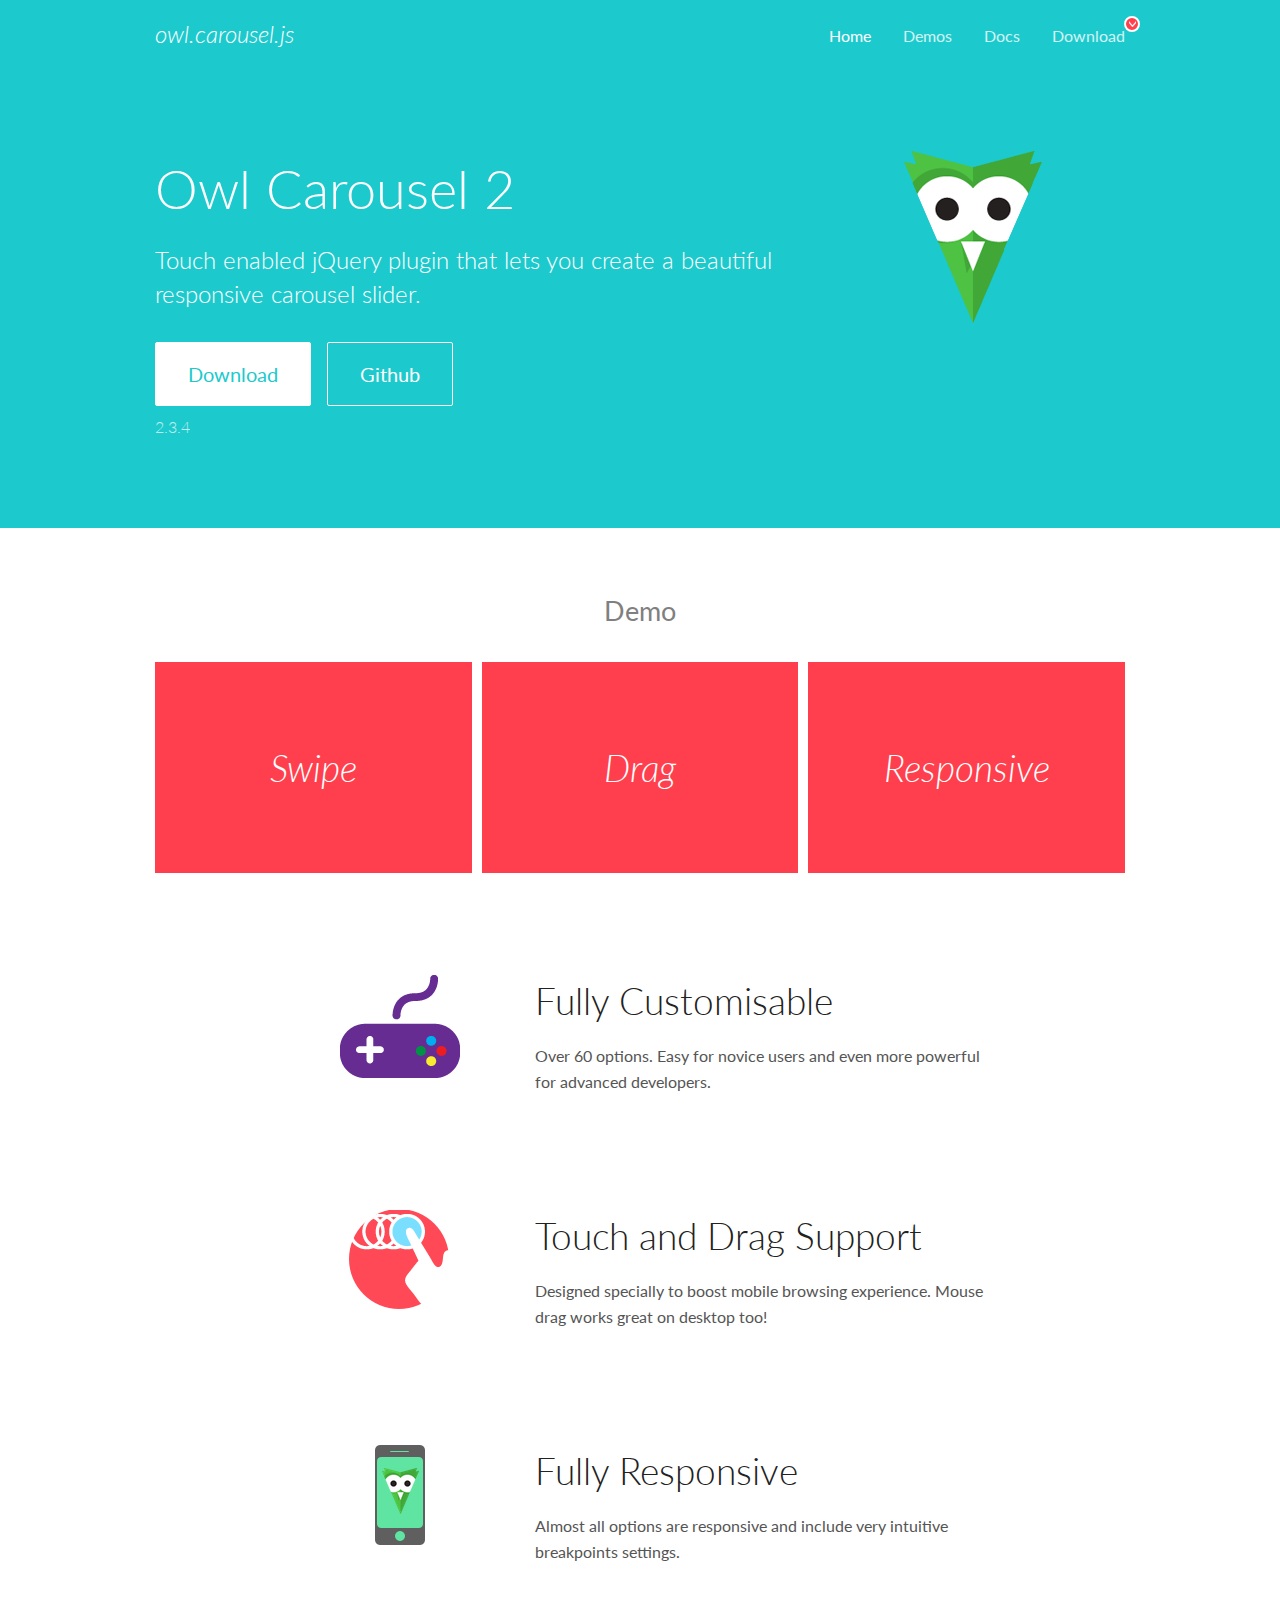
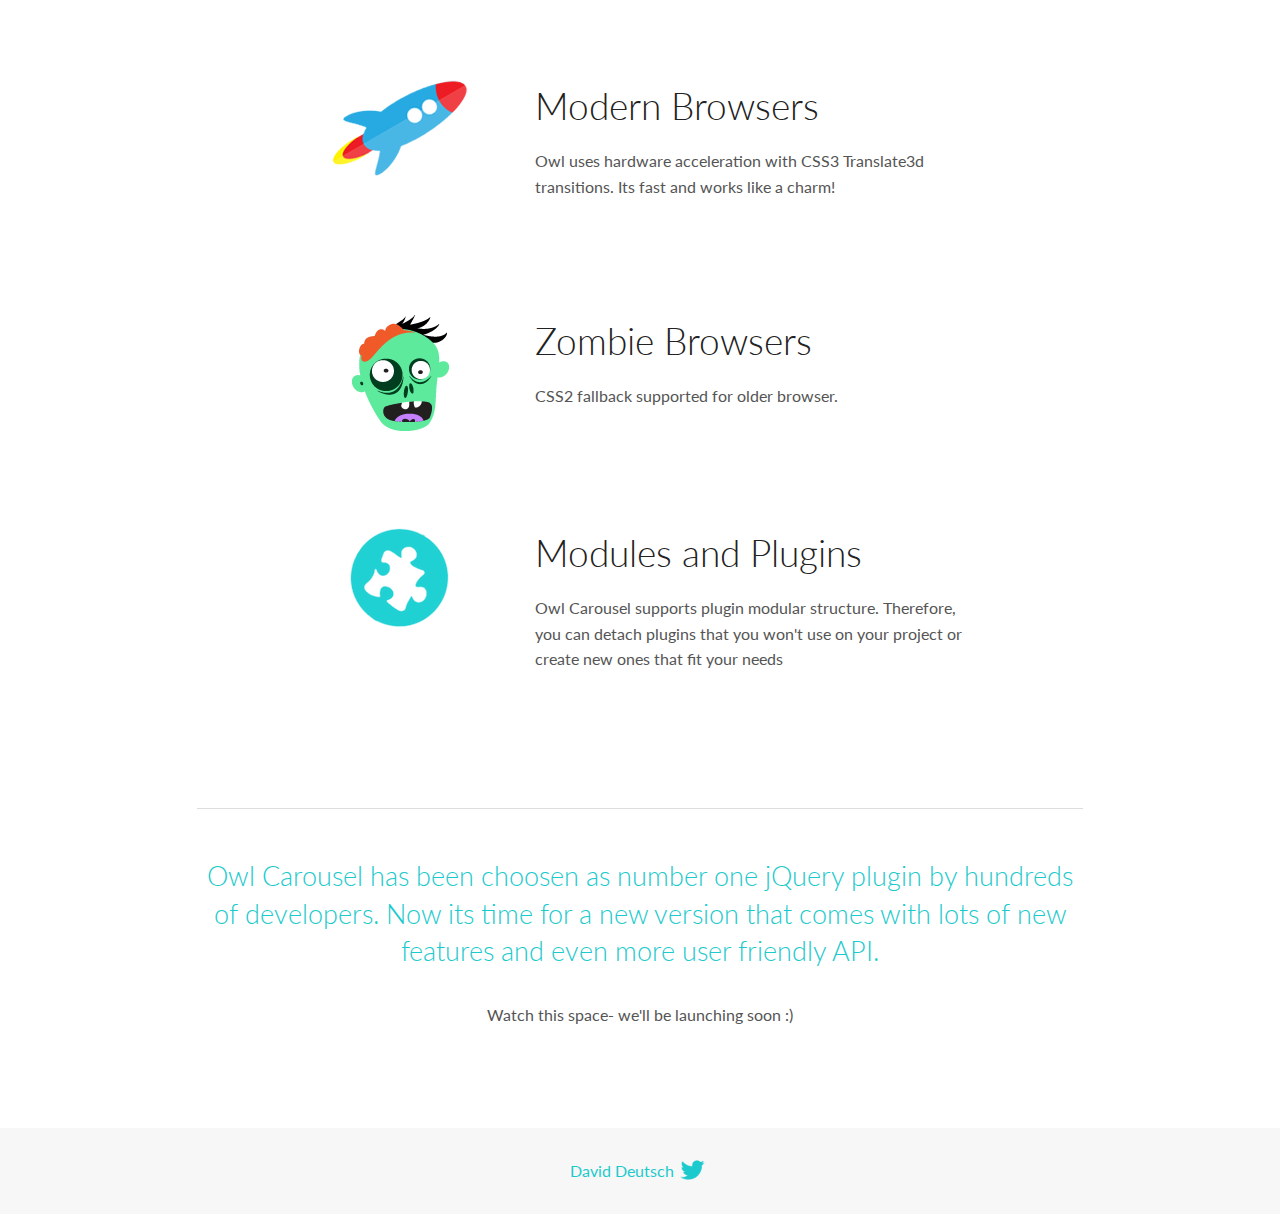
<file: owl-slider/docs/index.html>
<!DOCTYPE html>
<html lang="en">
  <head>

    <!-- head -->
    <meta charset="utf-8">
    <meta name="msapplication-tap-highlight" content="no" />
    <meta name="viewport" content="width=device-width, initial-scale=1.0" />
    <meta name="description" content="Touch enabled jQuery plugin that lets you create beautiful responsive carousel slider.">
    <meta name="author" content="David Deutsch">
    <title>
      Home | Owl Carousel | 2.3.4
    </title>

    <!-- Stylesheets -->
    <link href='https://fonts.googleapis.com/css?family=Lato:300,400,700,400italic,300italic' rel='stylesheet' type='text/css'>
    <link rel="stylesheet" href="assets/css/docs.theme.min.css">

    <!-- Owl Stylesheets -->
    <link rel="stylesheet" href="assets/owlcarousel/assets/owl.carousel.min.css">
    <link rel="stylesheet" href="assets/owlcarousel/assets/owl.theme.default.min.css">

    <!-- HTML5 shim and Respond.js IE8 support of HTML5 elements and media queries -->

    <!--[if lt IE 9]>
      <script src="https://oss.maxcdn.com/libs/html5shiv/3.7.0/html5shiv.js"></script>
      <script src="https://oss.maxcdn.com/libs/respond.js/1.3.0/respond.min.js"></script>
    <![endif]-->

    <!-- Favicons -->
    <link rel="apple-touch-icon-precomposed" sizes="144x144" href="assets/ico/apple-touch-icon-144-precomposed.png">
    <link rel="shortcut icon" href="assets/ico/favicon.png">
    <link rel="shortcut icon" href="favicon.ico">

    <!-- Yeah i know js should not be in header. Its required for demos.-->

    <!-- javascript -->
    <script src="assets/vendors/jquery.min.js"></script>
    <script src="assets/owlcarousel/owl.carousel.js"></script>
  </head>
  <body>

    <!-- header -->
    <header class="header">
      <div class="row">
        <div class="large-12 columns">
          <div class="brand left">
            <h3>
              <a href="/OwlCarousel2/">owl.carousel.js</a> 
            </h3>
          </div>
          <a id="toggle-nav" class="right">
            <span></span> <span></span> <span></span> 
          </a> 
          <div class="nav-bar">
            <ul class="clearfix">
              <li class="active">
                <a href="/OwlCarousel2/index.html">Home</a> 
              </li>
              <li> <a href="/OwlCarousel2/demos/demos.html">Demos</a>  </li>
              <li> <a href="/OwlCarousel2/docs/started-welcome.html">Docs</a>  </li>
              <li>
                <a href="https://github.com/OwlCarousel2/OwlCarousel2/archive/2.3.4.zip">Download</a> 
                <span class="download"></span> 
              </li>
            </ul>
          </div>
        </div>
      </div>
    </header>

    <!-- home panel -->
    <section id="hero">
      <div class="row">
        <div class="large-8 medium-8 columns">
          <h1>Owl Carousel 2</h1>
          <h4>Touch enabled jQuery plugin that lets you create a beautiful responsive carousel slider.</h4>
          <a href="https://github.com/OwlCarousel2/OwlCarousel2/archive/2.3.4.zip" class="hero-button">Download</a> 
          <a href="https://github.com/OwlCarousel2/OwlCarousel2" class="hero-button outline">Github</a> 
          <p>2.3.4</p>
        </div>
        <div class="large-4 medium-4 columns">
          <img class="owl-logo" src="assets/img/owl-logo.png" alt="mr. Owl">
        </div>
      </div>
    </section>

    <!-- body -->
    <div class="home-demo">
      <div class="row">
        <div class="large-12 columns">
          <h3>Demo</h3>
          <div class="owl-carousel">
            <div class="item">
              <h2>Swipe</h2>
            </div>
            <div class="item">
              <h2>Drag</h2>
            </div>
            <div class="item">
              <h2>Responsive</h2>
            </div>
            <div class="item">
              <h2>CSS3</h2>
            </div>
            <div class="item">
              <h2>Fast</h2>
            </div>
            <div class="item">
              <h2>Easy</h2>
            </div>
            <div class="item">
              <h2>Free</h2>
            </div>
            <div class="item">
              <h2>Upgradable</h2>
            </div>
            <div class="item">
              <h2>Tons of options</h2>
            </div>
            <div class="item">
              <h2>Infinity</h2>
            </div>
            <div class="item">
              <h2>Auto Width</h2>
            </div>
          </div>
        </div>
      </div>
    </div>
    <script>
      var owl = $('.owl-carousel');
      owl.owlCarousel({
        margin: 10,
        loop: true,
        responsive: {
          0: {
            items: 1
          },
          600: {
            items: 2
          },
          1000: {
            items: 3
          }
        }
      })
    </script>

    <!-- features -->
    <div id="features">
      <div class="row">
        <div class="small-12 medium-9 small-centered columns">
          <section class="row feature">
            <div class="medium-4 small-12 columns">
              <img src="assets/img/feature-options.png" alt="">
            </div>
            <div class="medium-8 small-12 columns">
              <h2>Fully Customisable</h2>
              <p>Over 60 options. Easy for novice users and even more powerful for advanced developers.</p>
            </div>
          </section>
          <section class="row feature">
            <div class="medium-4 small-12 columns">
              <img src="assets/img/feature-drag.png" alt="">
            </div>
            <div class="medium-8 small-12 columns">
              <h2>Touch and Drag Support</h2>
              <p>Designed specially to boost mobile browsing experience. Mouse drag works great on desktop too!</p>
            </div>
          </section>
          <section class="row feature">
            <div class="medium-4 small-12 columns">
              <img src="assets/img/feature-responsive.png" alt="">
            </div>
            <div class="medium-8 small-12 columns">
              <h2>Fully Responsive</h2>
              <p>Almost all options are responsive and include very intuitive breakpoints settings.</p>
            </div>
          </section>
          <section class="row feature">
            <div class="medium-4 small-12 columns">
              <img src="assets/img/feature-modern.png" alt="">
            </div>
            <div class="medium-8 small-12 columns">
              <h2>Modern Browsers</h2>
              <p>Owl uses hardware acceleration with CSS3 Translate3d transitions. Its fast and works like a charm! </p>
            </div>
          </section>
          <section class="row feature">
            <div class="medium-4 small-12 columns">
              <img src="assets/img/feature-zombie.png" alt="">
            </div>
            <div class="medium-8 small-12 columns">
              <h2>Zombie Browsers</h2>
              <p>CSS2 fallback supported for older browser.</p>
            </div>
          </section>
          <section class="row feature">
            <div class="medium-4 small-12 columns">
              <img src="assets/img/feature-module.png" alt="">
            </div>
            <div class="medium-8 small-12 columns">
              <h2>Modules and Plugins</h2>
              <p>Owl Carousel supports plugin modular structure. Therefore, you can detach plugins that you won&#x27;t use on your project or create new ones that fit your needs</p>
            </div>
          </section>
        </div>
      </div>
    </div>

    <!-- footer -->
    <section id="teaser-text">
      <div class="row">
        <div class="small-12 medium-11 small-centered columns">
          <hr>
          <h3 id="owl-carousel-has-been-choosen-as-number-one-jquery-plugin-by-hundreds-of-developers-now-its-time-for-a-new-version-that-comes-with-lots-of-new-features-and-even-more-user-friendly-api-">Owl Carousel has been choosen as number one jQuery plugin by hundreds of developers. Now its time for a new version that comes with lots of new features and even more user friendly API.</h3>
          <p>Watch this space- we&#39;ll be launching soon :)</p>
        </div>
      </div>
    </section>

    <!-- footer -->
    <footer class="footer">
      <div class="row">
        <div class="large-12 columns">
          <h5>
            <a href="/OwlCarousel2/docs/support-contact.html">David Deutsch</a> 
            <a id="custom-tweet-button" href="https://twitter.com/share?url=https://github.com/OwlCarousel2/OwlCarousel2&text=Owl Carousel - This is so awesome! " target="_blank"></a> 
          </h5>
        </div>
      </div>
    </footer>

    <!-- vendors -->
    <script src="assets/vendors/highlight.js"></script>
    <script src="assets/js/app.js"></script>
  </body>
</html>
</file>
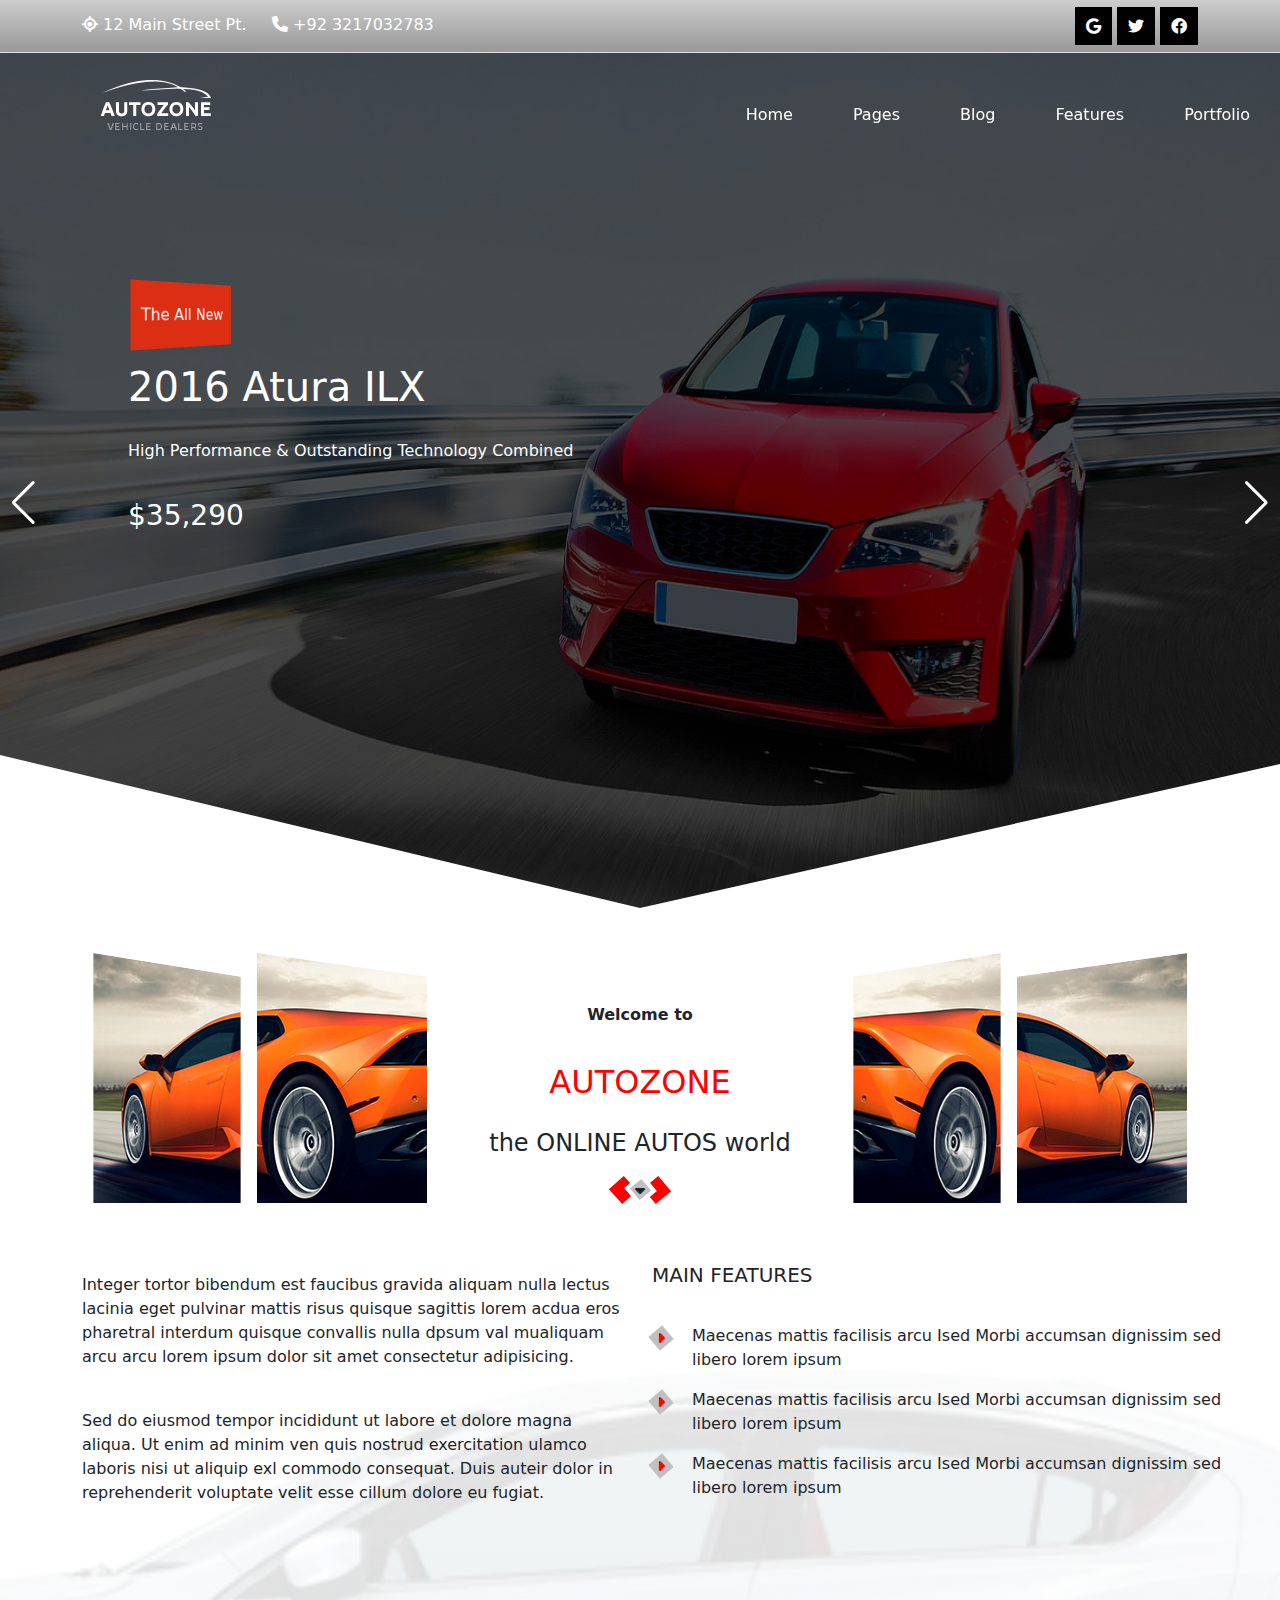
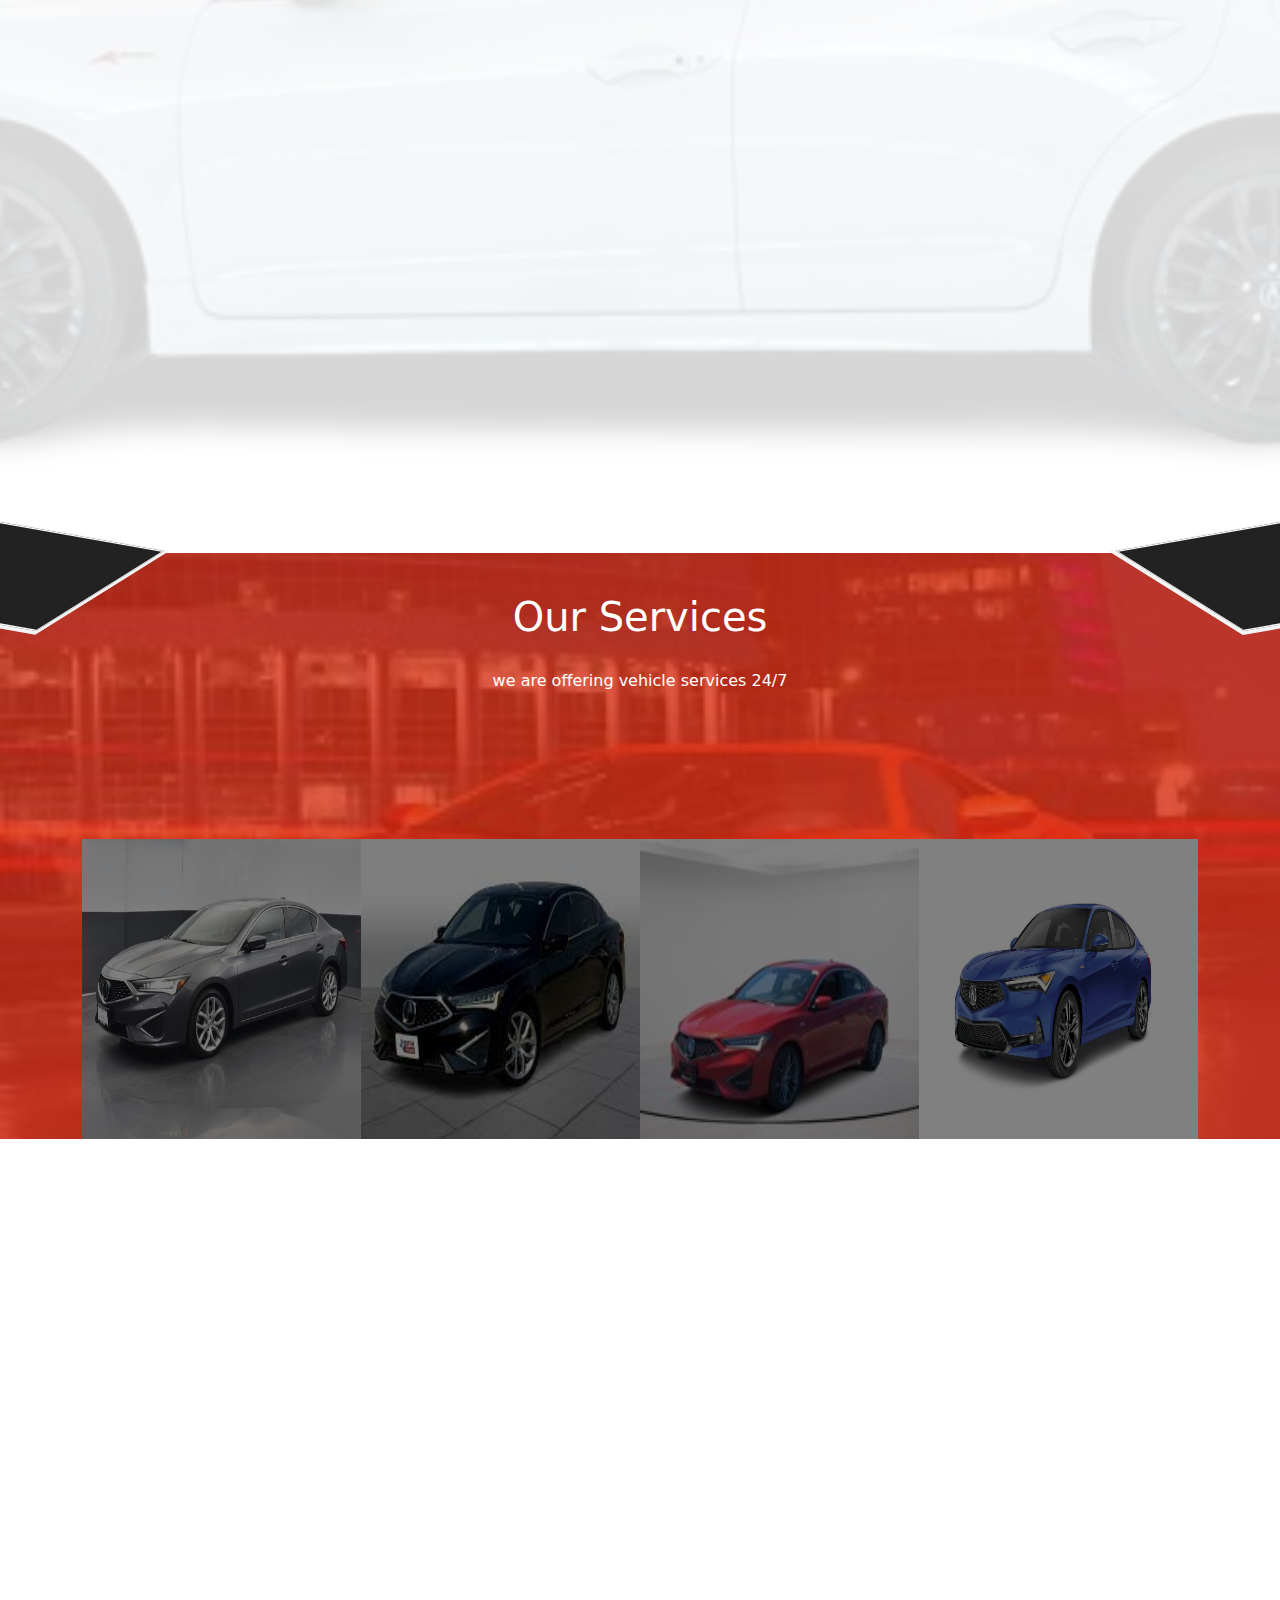
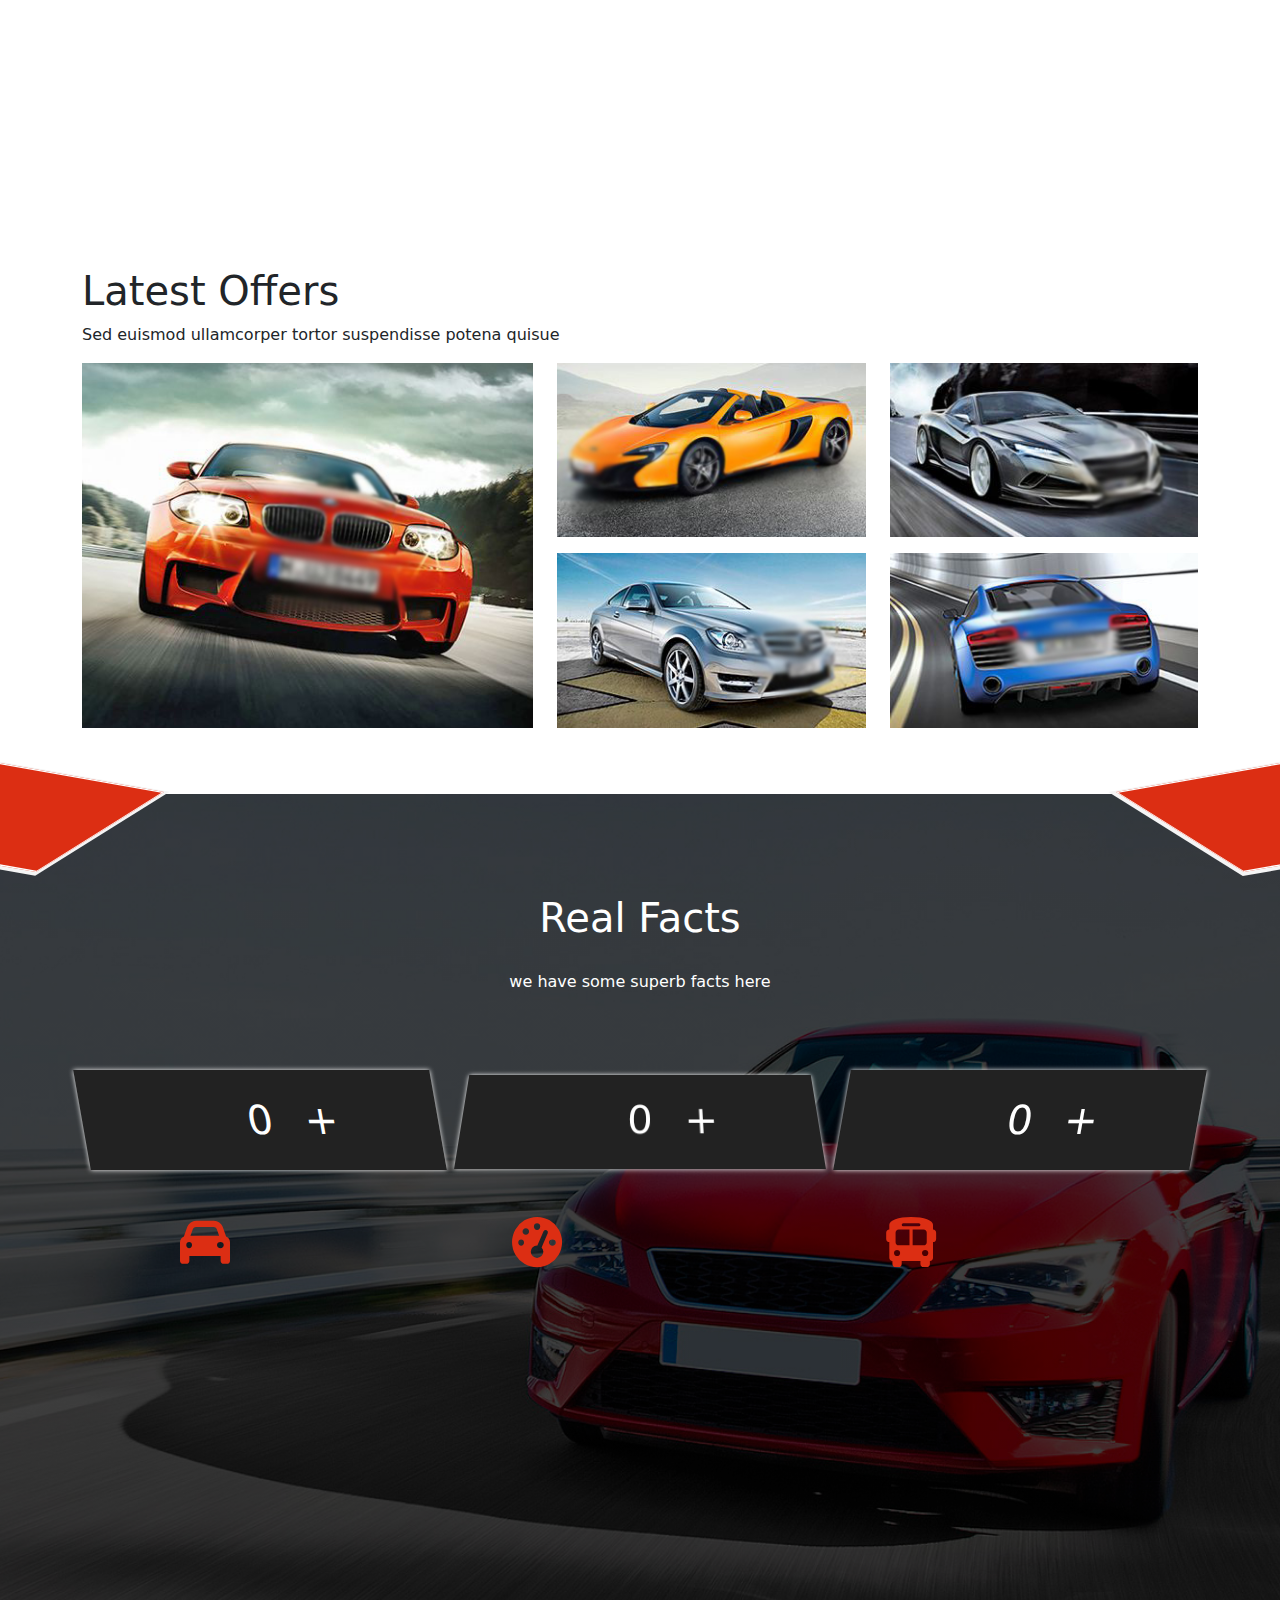
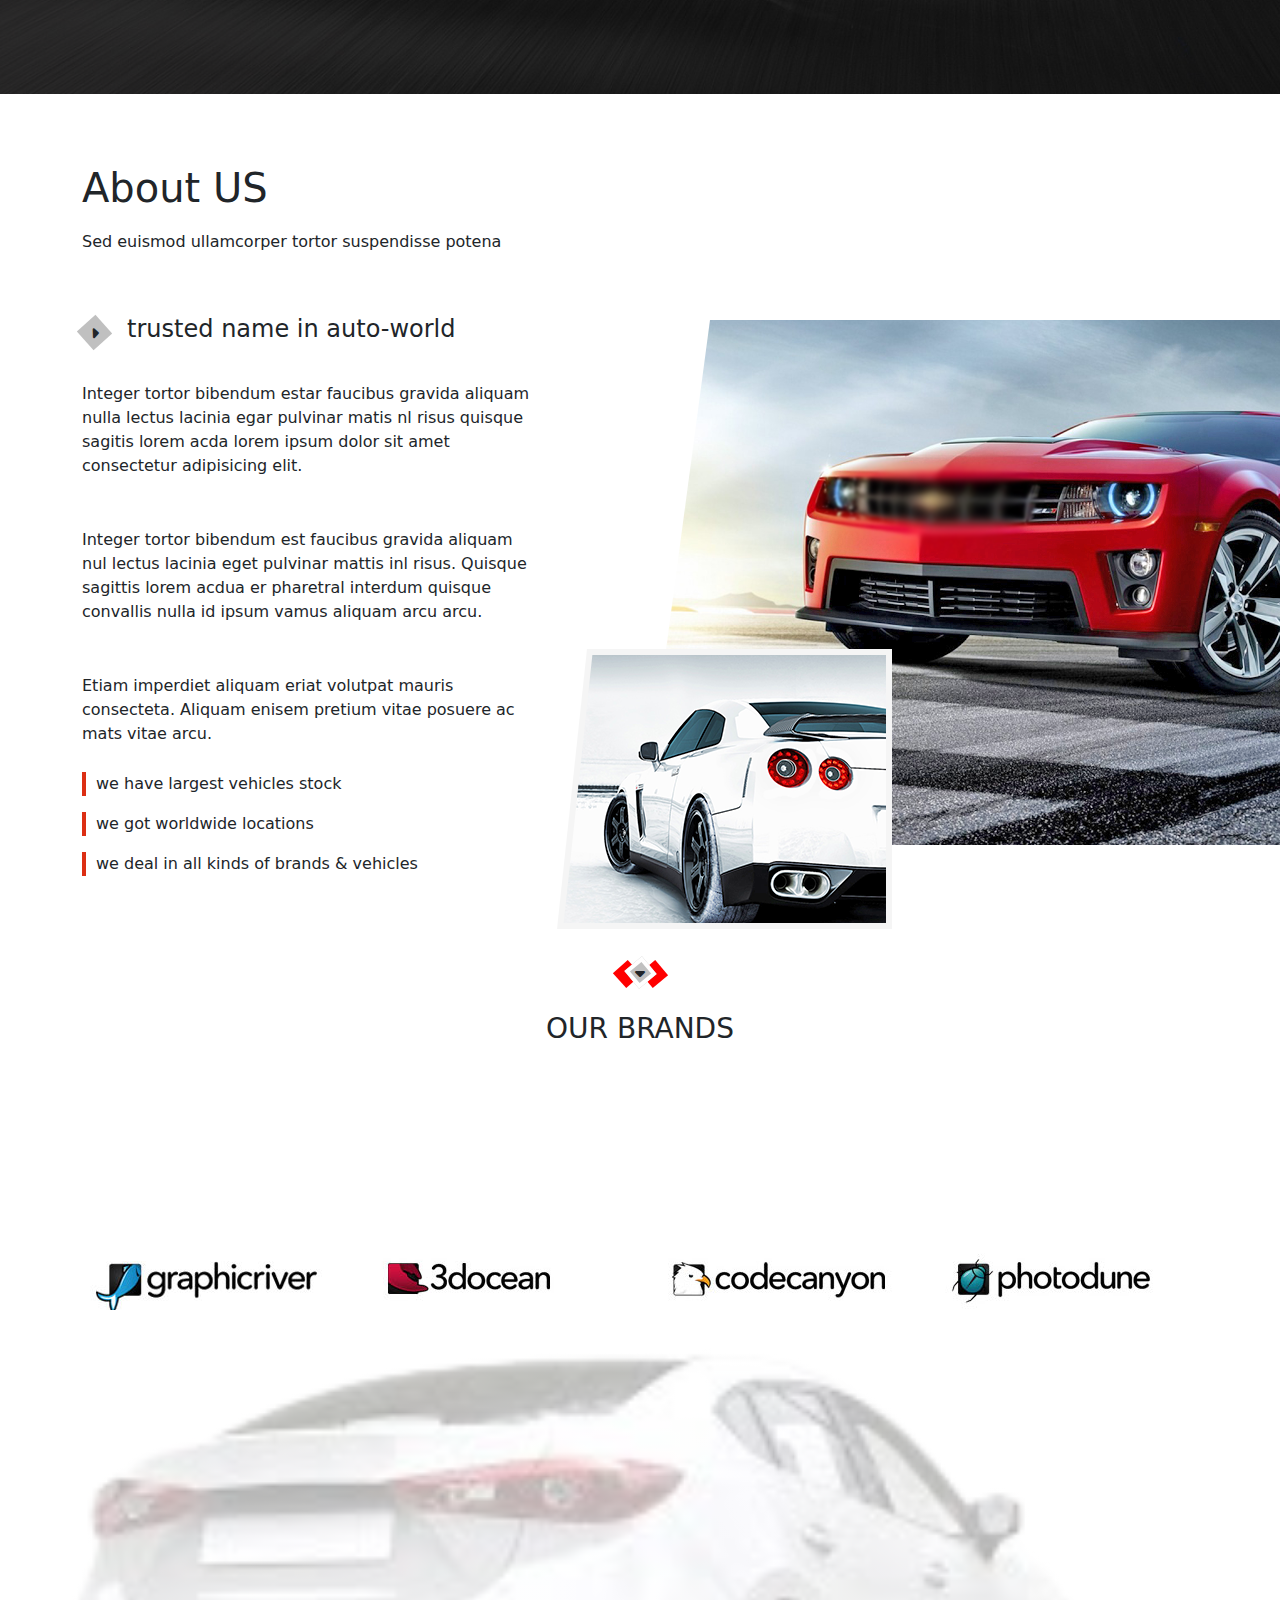
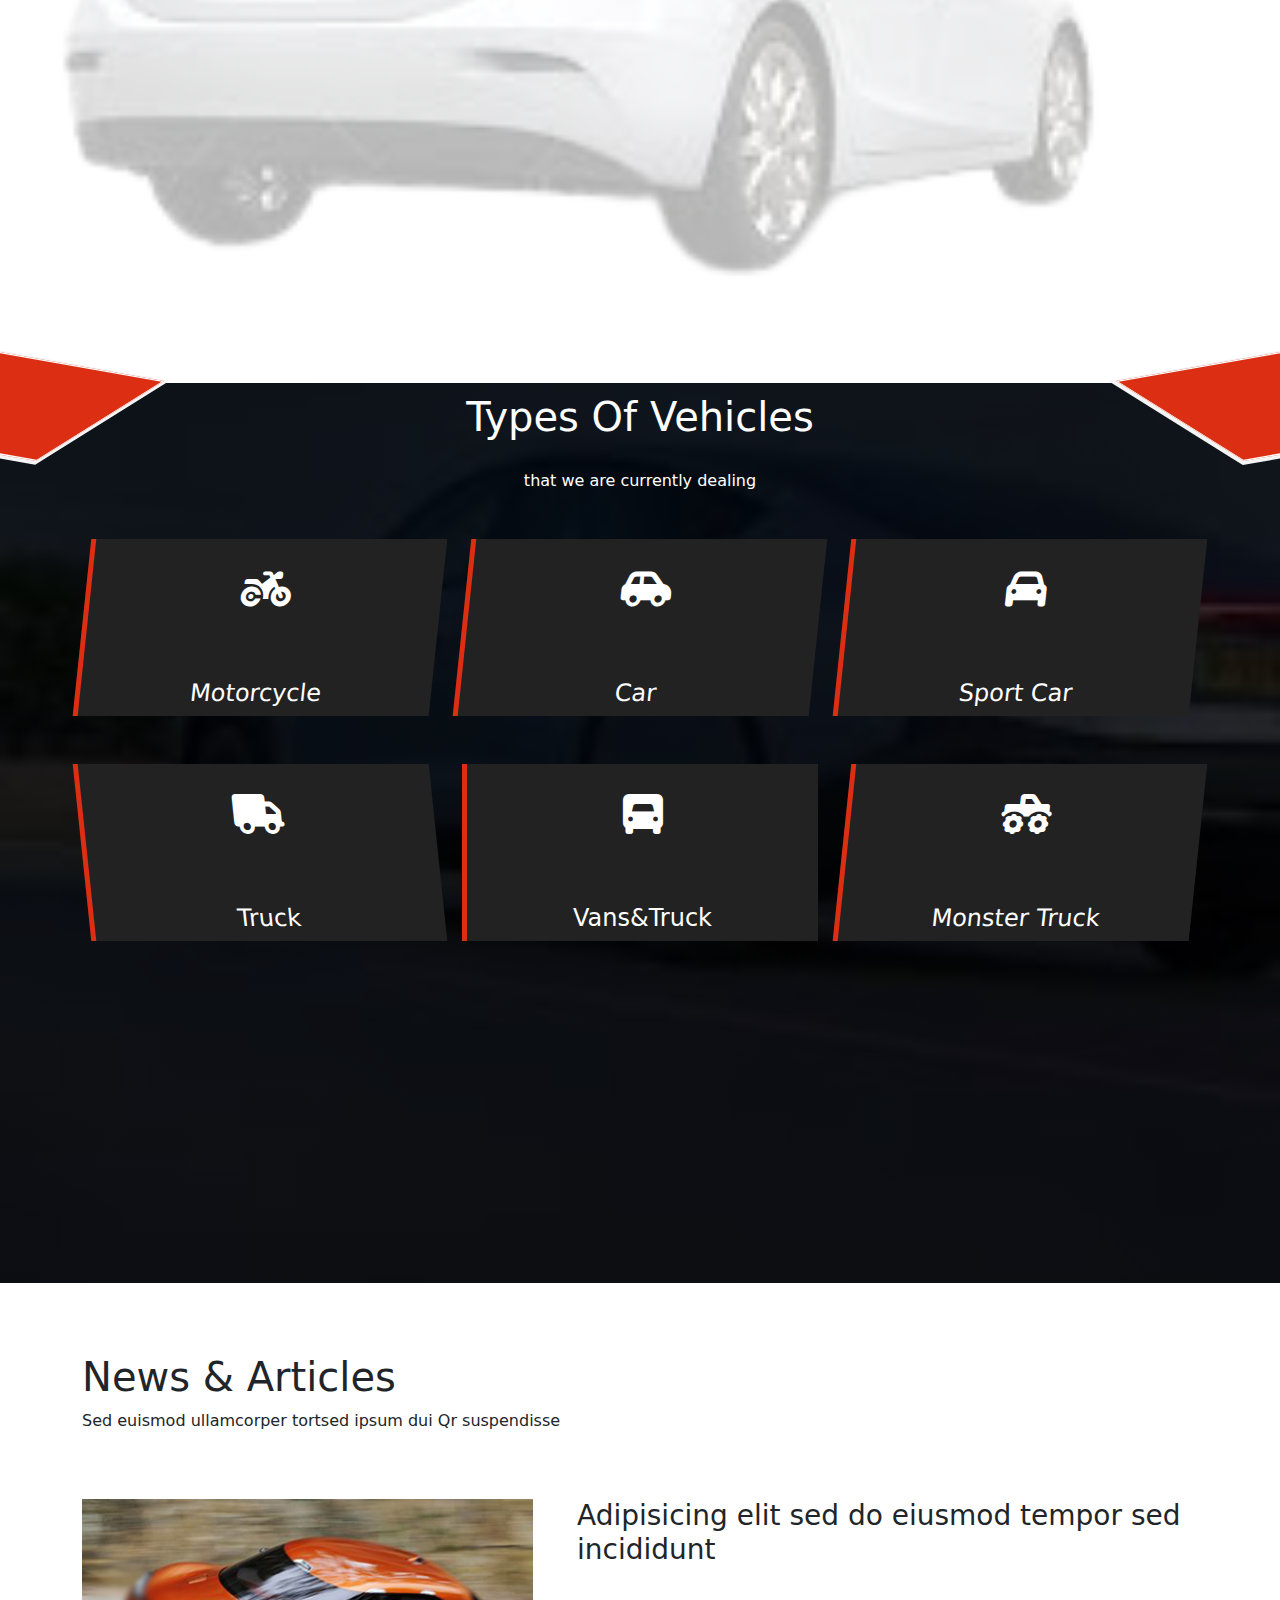
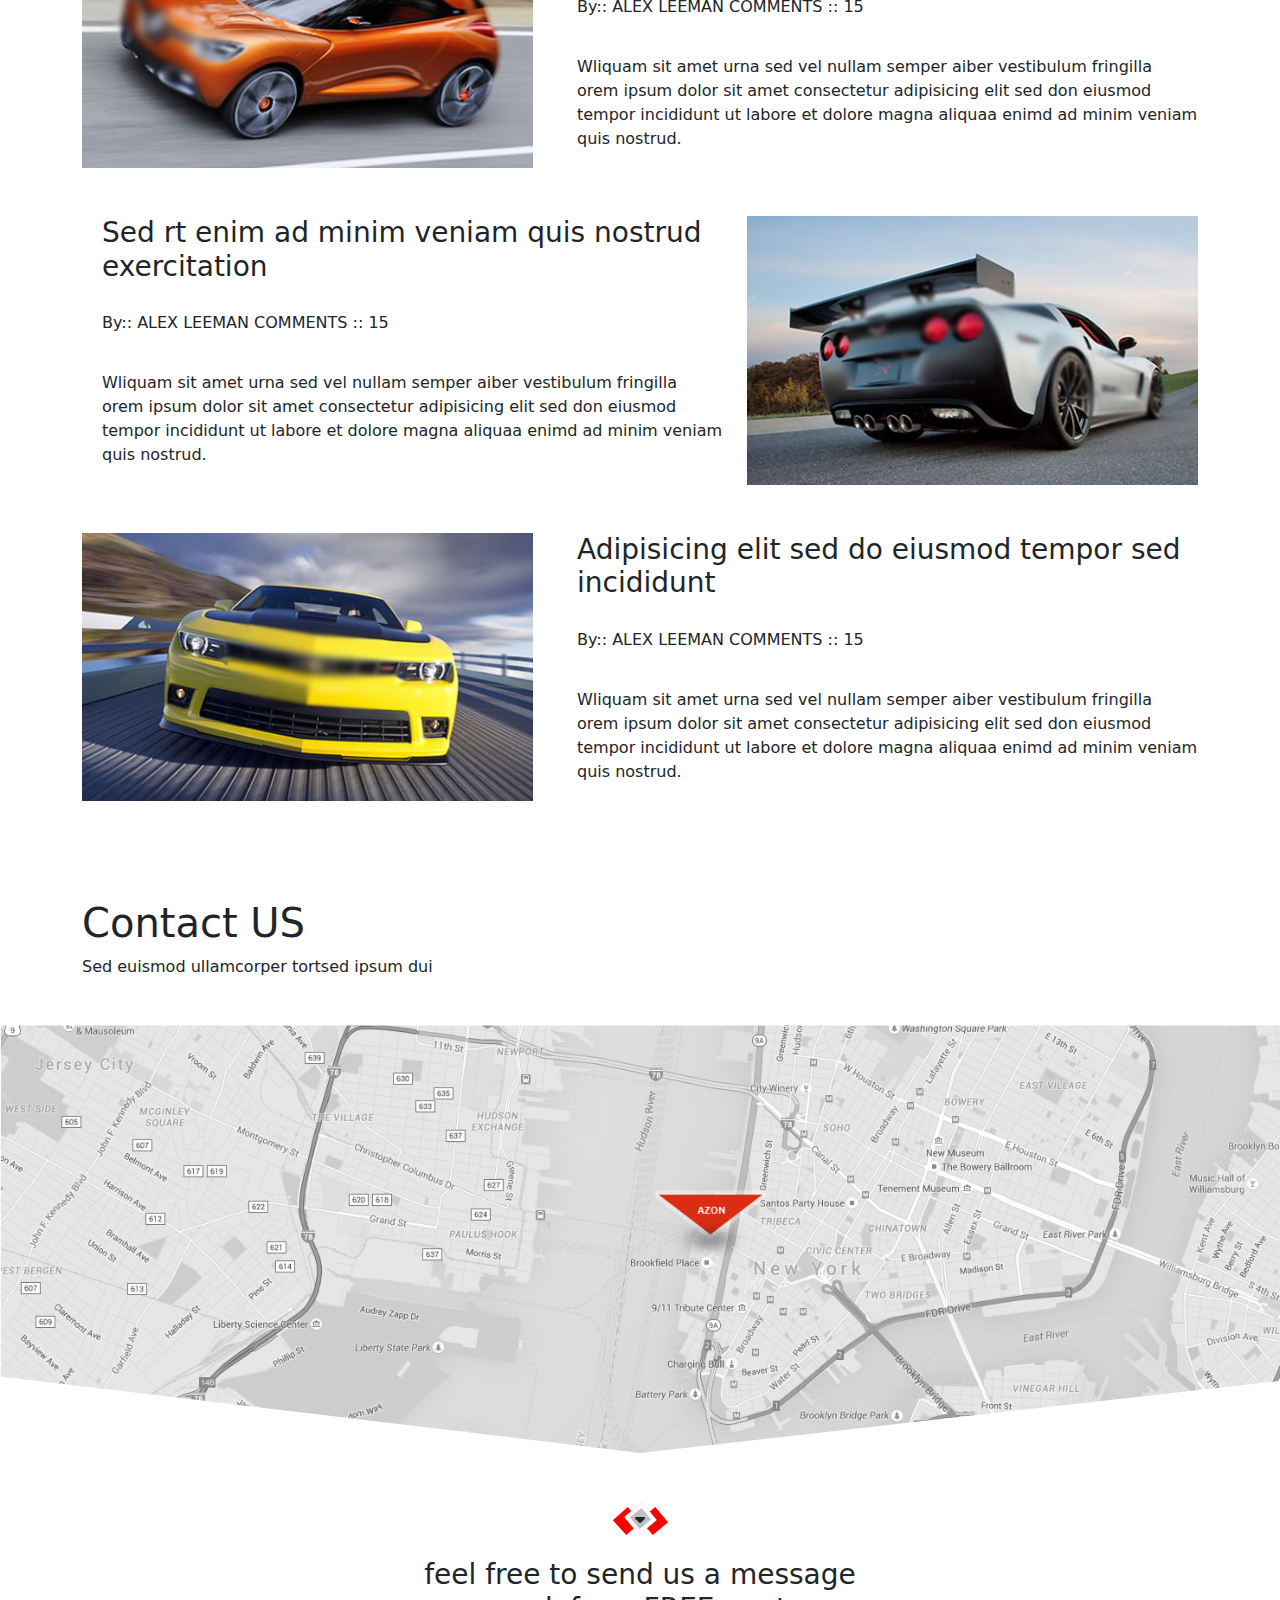
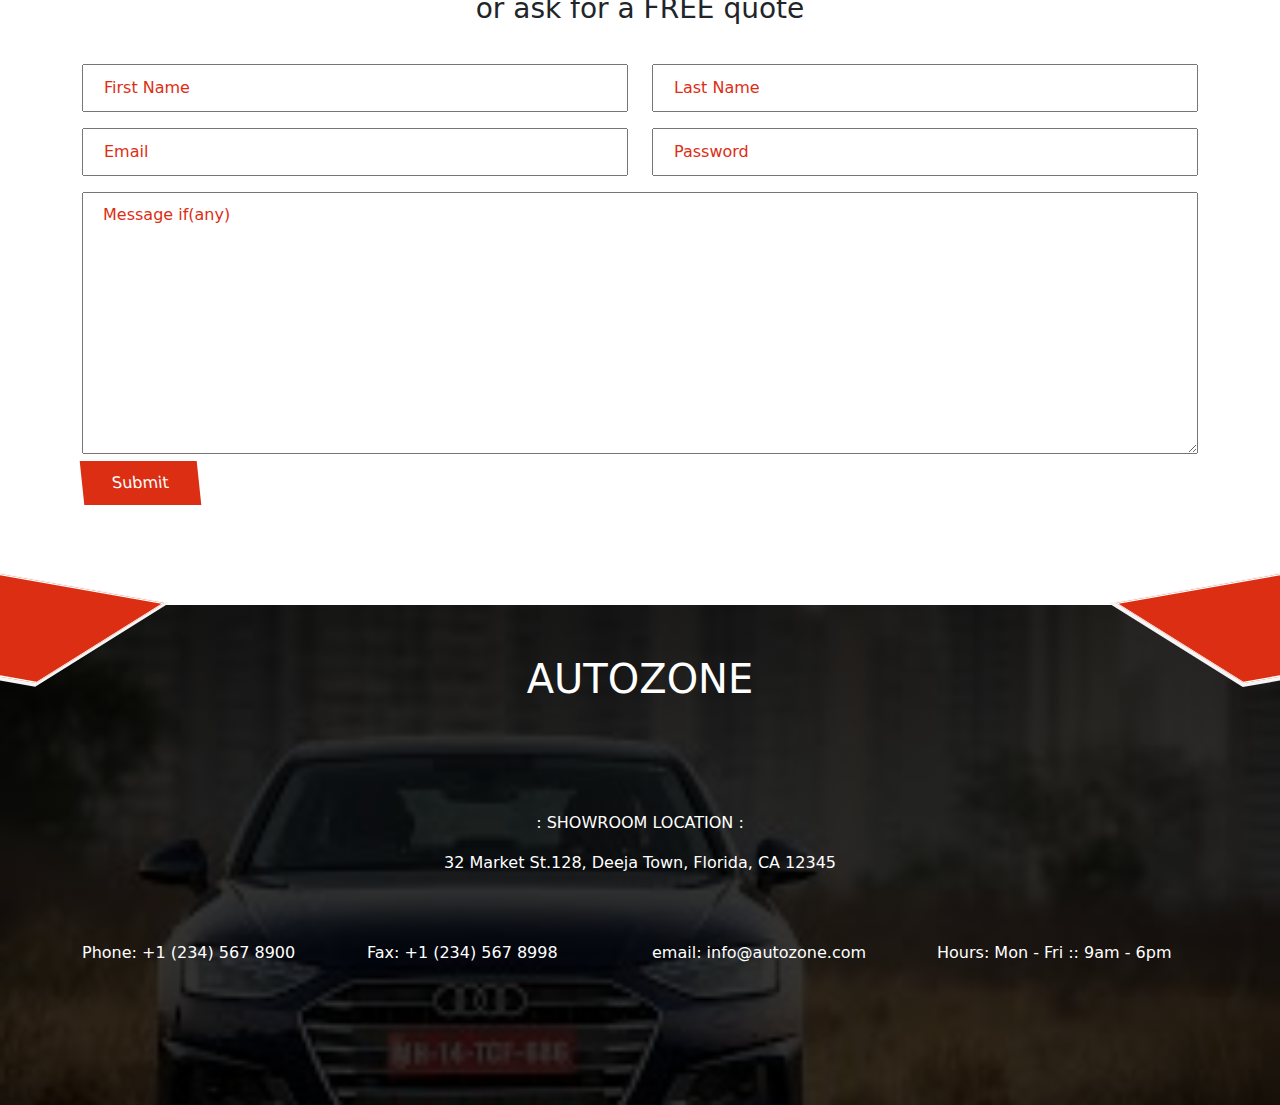
<file: car.html>
<!DOCTYPE html>
<html lang="en">
    <head>
        <meta charset="UTF-8">
        
        <meta http-equiv="X-UA-Compatible" content="IE=edge">
        <meta name="viewport" content="width=device-width, initial-scale=1.0">
        <link rel="stylesheet" href="owl-slider/dist/assets/owl.carousel.min.css">
        <link rel="stylesheet" href="owl-slider/dist/assets/owl.theme.default.min.css">
        <link rel="stylesheet" href="bootstrap/css/bootstrap.min.css">
        <!-- <link rel="stylesheet" href="materialize/css/materialize.min.css"> -->
        <link rel="stylesheet" href="font-awesome/css/all.min.css">
    <link rel="stylesheet" href="https://cdnjs.cloudflare.com/ajax/libs/animate.css/4.1.1/animate.min.css" />
        <link rel="stylesheet" href="aos-master/dist/aos.css">
        <link rel="stylesheet" href="swiper-js/swiper-bundle.css">
        <!-- <link rel="stylesheet" href="constructor.css"> -->
        <link rel="stylesheet" href="car.css">
        <script src="bootstrap/js/bootstrap.min.js"></script>
        <!-- <script src="materialize/js/materialize.min.js"></script> -->
        <script src="jquery-3.6.1.min.js"></script>
        <script src="owl-slider/dist/owl.carousel.min.js"></script>
        <script src="anime-master/lib/anime.min.js"></script>
        <!-- <link rel="stylesheet" href="style.css"> -->
        <!-- <link rel="icon" href="conts-images/constructor-logo.avif" type="conts-images/constructor-logo.avif"> -->
        <title>Car Website</title>
    </head>
<body>
   <!-- ******************ScrolTo********************************** -->
   <div class="scroll-icon">
    <i class="fa fa-angle-up"></i>
  </div>

  <!-- ******************ScrolToEnd********************************** -->
  <!-- ******************************News article************************************ -->
  <div class="article-parent3">
    <i class="fa fa-xmark" id="cross3"></i>
    <div class="image-parent3">
      <div class="image-child3">
        <img src="car-imgs/ar3.jpg" width="100%" height="100%" alt="">
      </div>
    </div>
  </div>
  <div class="article-parent2">
    <i class="fa fa-xmark" id="cross2"></i>
    <div class="image-parent2">
      <div class="image-child2">
        <img src="car-imgs/ar-2.jpg" width="100%" height="100%" alt="">
      </div>
    </div>
  </div>
    <div class="article-parent">
      <i class="fa fa-xmark " id="cross"></i>
      <div class="image-parent">
        <div class="image-child">
          <img src="car-imgs/ar-img.jpg" width="100%" height="100%" alt="">
        </div>
      </div>
    </div>
  <!-- ******************************News article  End************************************ -->

   <!-- ****************header-item****************************************** -->
  <div class="header-wraper">

    <div class="container">
      <div class="row">
        <div class="col-lg-2 col-xl-2 col-xxl-2 col-md-12 col-sm-12">
          <span class="icons-wrap"><i class="fa fa-location"></i> 12 Main Street Pt.</span>
     
        </div>
        <div class="col-lg-4 col-xl-4 col-xxl-4 col-md-12 col-sm-12">
          <span class="icons-wrap"><i class="fa fa-phone"></i> +92 3217032783</span>
        </div>
       
        <div class="col-lg-6 col-xl-6 col-xxl-6 col-md-12 col-sm-12">
          <div class="social-icons">
            <i class="fa-brands fa-google"></i>
            <i class="fa-brands fa-twitter"></i>
            <i class="fa-brands fa-facebook"></i>
          </div>
        </div>

  
      </div>
    </div>
    </div>


  <!-- ****************header-itemEnd****************************************** -->
    <!-- ***********************Car Slider********************************************* -->
   
     
        <div class="col-12">
          <div class="swiper mySwiper back">
            <div class="swiper-wrapper">
              <div class="swiper-slide zoom-img">
                <img src="car-slider/car1.jpg" width="100%" height="600px" />
                <div class="slider-text">
                   
                    <span class="p">
                    <p>The All New</p>

                    </span>
    
                    <h1 >2016 Atura ILX</h1>
                    <p>High Performance & Outstanding Technology Combined</p>
                   <h3> $35,290  </h3>
                  
                </div>
             
              </div>
              <div class="swiper-slide  zoom-img">
                <img src="car-slider/car2.jpg" width="100%" height="600px" />
                <div class="slider-text">
                  <span class="p">
                      <p>The All New</p>
                    </span>
                    <h1 >2016 Atura ILX</h1>
                    <p>High Performance & Outstanding Technology Combined</p>
                   <h3> $73,390  </h3>
                </div>
              </div>
              <div class="swiper-slide  zoom-img">
                <img src="car-slider/car2.jpg" width="100%" height="600px" />
                <div class="slider-text">
                  <span class="p">
                    <p>The All New</p>
                  </span>
    
                    <h1 >2016 Atura ILX</h1>
                    <p>High Performance & Outstanding Technology Combined</p>
                   <h3> $73,390  </h3>
                </div>
              </div>
           
            <div class="swiper-button-next"></div>
            <div class="swiper-button-prev"></div>
            <div class="swiper-pagination"></div>
            <nav>
        
              <span class="bars-item">
    
              <i class="fa fa-bars" onclick="opennav()"></i>
              </span>
              <label for=""><img src="car-slider/logo.png" alt=""></label>
              <ul class="open">
                <div class="cross-item">
                <i class="fa fa-xmark" onclick="closenav()"></i>
    
                </div>
    
                <li class="first-item"><a href="#">home</a>
                <ul class="home-wrap">
                  <li><a href="#">home 1</a></li>
                  <li><a href="#">home 2</a></li>
                  <li><a href="#">home 3</a></li>
             
                </ul>
                </li>
                <li class="second-item"><a href="#">pages</a>
                  <ul class="page-wrap">
                    <li><a href="#">page 1</a></li>
                    <li><a href="#">page 2</a></li>
                    <li><a href="#">page 3</a></li>
                  
                  </ul>
                </li>
              
                <li class="thir-item"><a href="#">blog</a>
                
                <li class="fourth-item"><a href="#">features</a></li>
                <li class="fifth-item"><a href="#">portfolio</a></li>
              </ul>
            </nav>
          </div>
        </div>
      
   

    
    <!-- ***********************Car Slider End********************************************* -->
    <!-- *******************Brand car******************************** -->
            
     <div class="container">
      <div class="row">
        <div class="col-4">
          <div class="car-img">
            <img src="car-imgs/front.png" alt="" id="skew">

            <img src="car-imgs/back.png" alt="">
          </div>
        </div>
        <div class="col-4">
          <div class="autozone-wrap">
            <p>Welcome to</p>
            <h2>AUTOZONE</h2>
            <h4>the ONLINE AUTOS world</h4>
            <span class="rotate1-wrap"></span>
            <span class="rotate2-wrap"><i class="fa fa-caret-down"></i></span>
            <span class="rotate3-wrap"></span>

          </div>
        </div>
        <div class="col-4">
          <div class="car-img">
            <img src="car-imgs/3.png" alt="" id="skew">

            <img src="car-imgs/4.png" alt="">
          </div>
        </div>

      </div>
     </div>
<div class="main">
     <div class="container">
      <div class="row">
        <div class="col-6">
          <div class="main-article">
            <p>Integer tortor bibendum est faucibus gravida aliquam nulla lectus lacinia eget pulvinar mattis risus quisque sagittis lorem acdua eros pharetral interdum quisque convallis nulla dpsum val mualiquam arcu arcu lorem ipsum dolor sit amet consectetur adipisicing.</p>
            <br>
            <p>Sed do eiusmod tempor incididunt ut labore et dolore magna aliqua. Ut enim ad minim ven quis nostrud exercitation ulamco laboris nisi ut aliquip exl commodo consequat. Duis auteir dolor in reprehenderit voluptate velit esse cillum dolore eu fugiat.</p>
          </div>
        </div>
        <div class="col-6">
          <div class="side-wrap">
            <h3>MAIN FEATURES</h3>
          </div>
          <br>
          <span class="rot-wrap"><i class="fa fa-caret-down"></i></span><p id="first-child">Maecenas mattis facilisis arcu Ised Morbi accumsan dignissim sed libero lorem ipsum </p>
          <span class="rot-wrap"><i class="fa fa-caret-down"></i></span><p id="first-child">Maecenas mattis facilisis arcu Ised Morbi accumsan dignissim sed libero lorem ipsum </p>
          <span class="rot-wrap"><i class="fa fa-caret-down"></i></span><p id="first-child">Maecenas mattis facilisis arcu Ised Morbi accumsan dignissim sed libero lorem ipsum </p>
        </div>

      </div>
     </div>
</div>
    <!-- *******************Brand car End******************************** -->
    <!-- **********************Services Section************************************** -->
    <div class="bg">
  <div class="container">
    <div class="row">
      <div class="col-12">
        <div class="service-item">
          <h2>Our Services</h2>
          <p>we are offering vehicle services 24/7</p>
        </div>
      </div>
    </div>
  </div>
  <div class="container">
    <div class="row">
      <div class="col-12">
        <div class="swiper mySwipers">
          <div class="swiper-wrapper">
            <div class="swiper-slide slide-2"><img src="car-slider/car-img1 (1).jpg"width="100%" id="sli-img" alt="">
          
            </div>
          
            <div class="swiper-slide slide-2"><img src="car-slider/car-img1 (2).jpeg"width="100%" id="sli-img" alt="">
              
            </div>
            <div class="swiper-slide slide-3"><img src="car-slider/car-img1 (2).jpg"width="100%" id="sli-img" alt="">
             
            </div>
            <div class="swiper-slide slide-4"><img src="car-slider/car-img1 (3).jpg"width="100%"id="sli-img" alt="">
             
            </div>
            <div class="swiper-slide slide-5"><img src="car-slider/car-img1 (1).jpg"width="100%"id="sli-img" alt="">
             
            </div>
            <div class="swiper-slide slide-5"><img src="car-slider/car-img1 (4).jpg"width="100%"id="sli-img" alt="">
             
            </div>
        
          </div>
          <div class="swiper-pagination"></div>
        </div>
      </div>
    </div>
  </div>
      
       
    </div>
        

    <div class="autra-par">
   <div class="container">
    <div class="row">
      <div class="col-12">
        <div class="autra-car">
          <p>The All New</p>
    
          <h1 >2016 Atura ILX</h1>
          <p>High Performance & Outstanding Technology Combined</p>
         <h3> $35,290  </h3>
        </div>
      </div>
    </div>
   </div>
    </div>


    <!-- **********************Services Section End************************************** -->
    <!-- *****************************Latest Section********************************************** -->
     <div class="latest-wrap">
    <div class="container">
      <div class="row">
        <div class="col-12">
          <h1>Latest Offers</h1>
          <p>Sed euismod ullamcorper tortor suspendisse potena quisue</p>
        </div>
      </div>
    </div>
 
 <div class="container">
  <div class="row">
    <div class="col-5 pb-3">
      <img src="car-imgs/5.jpg" width="100%" height="365px" id="im" alt="">
    </div>
    <div class="col-7">
      <div class="row">
        <div class="col-6 pb-3">
          <img src="car-imgs/1.jpg" width="100%" alt="">
        </div>
        <div class="col-6 pb-3">
          <img src="car-imgs/2.jpg"width="100%" alt="">
        </div>
        
        <div class="col-6">
          <img src="car-imgs/3.jpg"width="100%" alt="">
        </div>
        <div class="col-6">
          <img src="car-imgs/4.jpg"width="100%" alt="">
        </div>

      </div>
    </div>
  </div>
 </div>
     </div>
    <!-- *****************************Latest Section End********************************************** -->

    <!-- ********************************Real Fact******************************************* -->
<div class="fact-item">
    <div class="container">
      <div class="row">
        <div class="col-12">
          <div class="fac-wrap">
            <h1>Real Facts</h1>
            <p>we have some superb facts here</p>
          </div>
            <div class="row">
              <div class="col-4">
                <div class="par-wraper count-1">
                <div class="count " data-target="1000"> </div>
                </div>
                <i class="fa fa-car" id="i"></i> 

              </div>
              <div class="col-4">
                <section class="counter-sec">
                <div class="par-wraper count-2">
                <div class="count " data-target="2000"></div>
                </div>
                <i class="fa-solid fa-gauge-high" id="i-wrap-2"></i>
                
              </div>
              <div class="col-4">
                <div class="par-wraper count-3">
                <div class="count "data-target="3000"></div>
                </div>
                <i class="fa-solid fa-bus" id="i-wrap-3"></i> 

              </div>
            </section>
            </div>

        </div>
      </div>
    </div>
</div>
    <!-- ********************************Real Fact End******************************************* -->
    <!-- ************************************About section************************************ -->
    <div class="about-par">
      <div class="container">
        <div class="row">
          <div class="col-12">
            <h1>About US</h1>
            <p class="heading-wrap">Sed euismod ullamcorper tortor suspendisse potena</p>
          </div>
        </div>
      </div>
      <div class="container">
        <div class="row">
          <div class="col-5">
            <div class="about-text-wrap">
              <span><i class="fa fa-caret-down"></i></span>
              <h4>trusted name in auto-world</h4>
              <p>Integer tortor bibendum estar faucibus gravida aliquam nulla lectus lacinia egar pulvinar matis nl risus quisque sagitis lorem acda lorem ipsum dolor sit amet consectetur adipisicing elit.</p>
              <br>
              <p>Integer tortor bibendum est faucibus gravida aliquam nul lectus lacinia eget pulvinar mattis inl risus. Quisque sagittis lorem acdua er pharetral interdum quisque convallis nulla id ipsum vamus aliquam arcu arcu.</p>
              <br>
              <p>Etiam imperdiet aliquam eriat volutpat mauris consecteta. Aliquam enisem pretium vitae posuere ac mats vitae arcu.</p>
            </div>
            <div class="content-1">
              <p>we have largest vehicles stock</p>
            </div>
            <div class="content-2">
              <p>we got worldwide locations</p>
            </div>
            <div class="content-3">
              <p>we deal in all kinds of brands & vehicles</p>
            </div>

          </div>
          <div class="col-7">
            <div class="side-img-wrap">
              <img src="car-imgs/10.png" alt="">
            </div>
          </div>

        </div>
      </div>
    </div>
    
    <div class="container">
      <div class="row">
        <div class="col-12">
          <div class="again-rot-wrap">
          <span class="rotate1-wrap-again"></span>
          <span class="rotate2-wrap-again"><i class="fa fa-caret-down"></i></span>
          <span class="rotate3-wrap-again"></span>
          </div>
        </div>
        <div class="col-12">
          <div class="order-wrap">
            <h3>OUR BRANDS</h3>
          </div>
        </div>
      </div>
    </div>
    <div class="side-img">
    <div class="logo-par">
    <div class="container">
      <div class="row">
        <div class="col-3">
          
          <div class="logo-1">
            <img src="car-imgs/brand-1.jpg" alt="">
          </div>
        </div>
        <div class="col-3">
          <div class="logo-1">
            <img src="car-imgs/brand-4.jpg" alt="">
          </div>
        </div>
        <div class="col-3">
          <div class="logo-1">
            <img src="car-imgs/brand-7.jpg" alt="">
          </div>
        </div>
        <div class="col-3">
          <div class="logo-1">
            <img src="car-imgs/brand-8.jpg" alt="">
          </div>
        </div>
        </div>

      </div>
    </div>
    </div>
    <!-- ************************************About section End************************************ -->
    <!-- *****************************Vehicle Section********************************************* -->
    <div class="vehi-img">
    <div class="container">
      <div class="row">
        <div class="col-12">
          <div class="vehicle-wrap">
            <h1>Types Of Vehicles</h1>
            <p>that we are currently dealing</p>
          </div>

        </div>
        
      
      </div>
    </div>
    <div class="container">
      <div class="row">
        <div class="col-4 pb-5">
          <div class="wrap1 wrap">
            <i class="fa-sharp fa-solid fa-motorcycle"></i>
            <h4 class="same-wrap">Motorcycle</h4>
          </div>

        </div>
        <div class="col-4 pb-5">
          <div class="wrap2 wrap">
            <i class="fa-solid fa-car-side"></i>
            <h4 class="same-wrap">Car</h4>
          </div>
        </div>
        <div class="col-4 pb-5">
          <div class="wrap3 wrap">
            <i class="fa-solid fa-car"></i>
            <h4 class="same-wrap">Sport Car</h4>
          </div>
        </div>
        <div class="col-4 pb-5">
          <div class="wrap4 wrap">
            <i class="fa-solid fa-truck"></i>
            <h4 class="same-wrap">Truck</h4>
          </div>
        </div>
        <div class="col-4 pb-5">
          <div class="wrap5 wrap">
            <i class="fa-sharp fa-solid fa-truck-front"></i>
            <h4 class="same-wrap">Vans&Truck</h4>
          </div>
        </div>
        <div class="col-4 pb-5">
          <div class="wrap6 wrap">
            <i class="fa-solid fa-truck-monster"></i>
            <h4 class="same-wrap">Monster Truck</h4>
          </div>
        </div>


      </div>
    </div>
    </div>
    <!-- *****************************Vehicle Section End********************************************* -->
    <!-- ***********************************News article****************************************** -->
    <div class="new-wrap">
    <div class="container">
      <div class="row">
        <div class="col-12">
          <h1>News & Articles</h1>
          <p>Sed euismod ullamcorper tortsed ipsum dui Qr suspendisse
          </p>
        </div>
      </div>
    </div>
    </div>
    <div class="container">
      <div class="row">
        <div class="col-5 pb-5">
          <div class="ar-img">
            <img src="car-imgs/ar-img.jpg" width="100%" alt="">
            <div class="ar-content">
              <i class="fa fa-magnifying-glass-plus"></i>
            </div>
          </div>
        </div>
        <div class="col-7 pb-5">
          <div class="ar-side">
            <h3>Adipisicing elit sed do eiusmod tempor sed incididunt</h3>
          </div>
          <div class="coment">
            <p> By:: ALEX LEEMAN COMMENTS :: 15 </p>
            <p>Wliquam sit amet urna sed vel nullam semper aiber vestibulum fringilla orem ipsum dolor sit amet consectetur adipisicing elit sed don eiusmod tempor incididunt ut labore et dolore magna aliquaa enimd ad minim veniam quis nostrud.</p>
        
          </div>
        </div>
        <div class="col-7 pb-5">
          <div class="ar-side">
            <h3>Sed rt enim ad minim veniam quis nostrud exercitation </h3>
          </div>
          <div class="coment">
            <p> By:: ALEX LEEMAN COMMENTS :: 15 </p>
            <p>Wliquam sit amet urna sed vel nullam semper aiber vestibulum fringilla orem ipsum dolor sit amet consectetur adipisicing elit sed don eiusmod tempor incididunt ut labore et dolore magna aliquaa enimd ad minim veniam quis nostrud.</p>
        
          </div>
        </div>
        <div class="col-5 pb-5">
          <div class="ar-img">
            <img src="car-imgs/ar-2.jpg" width="100%" alt="">
            <div class="ar-content">
              <i class="fa fa-magnifying-glass-plus"></i>
            </div>
          </div>
        </div>
        <div class="col-5 pb-5">
          <div class="ar-img">
            <img src="car-imgs/ar3.jpg" width="100%" alt="">
            <div class="ar-content">
              <i class="fa fa-magnifying-glass-plus"></i>
            </div>
          </div>
        </div>
        <div class="col-7 pb-5">
          <div class="ar-side">
            <h3>Adipisicing elit sed do eiusmod tempor sed incididunt</h3>
          </div>
          <div class="coment">
            <p> By:: ALEX LEEMAN COMMENTS :: 15 </p>
            <p>Wliquam sit amet urna sed vel nullam semper aiber vestibulum fringilla orem ipsum dolor sit amet consectetur adipisicing elit sed don eiusmod tempor incididunt ut labore et dolore magna aliquaa enimd ad minim veniam quis nostrud.</p>
        
          </div>
        </div>
      </div>
    </div>
    <!-- ***********************************News article End****************************************** -->
    <!-- *********************************Map************************************** -->
    <div class="container">
      <div class="row">
        <div class="col-12">
          <div class="contact-wrap">
          <h1>Contact US</h1>
          <p>Sed euismod ullamcorper tortsed ipsum dui</p>
          </div>
        </div>
      </div>
    </div>
    <div class="map">
      <div class="container">
        <div class="row">
         
        </div>
      </div>
    </div>
    
    <!-- *********************************Map End************************************** -->
    <!-- ******************************Contact us************************************** -->
    <div class="container">
      <div class="row">
        <div class="col-12">
          <div class="again-rot-wrap">
          <span class="rotate1-wrap-again"></span>
          <span class="rotate2-wrap-again"><i class="fa fa-caret-down"></i></span>
          <span class="rotate3-wrap-again"></span>
          </div>
        </div>
        <div class="col-12">
          <div class="order-wrap">
            <h3>feel free to send us a message <br>
              or ask for a FREE quote</h3>
          </div>
        </div>
      </div>
    </div>
    <div class="container">
      <div class="row">
        <div class="col-6 pb-3">
          <input type="text" name="" id="" placeholder="First Name">
        </div>
        <div class="col-6 pb-53">
          <input type="text" name="" id="" placeholder="Last Name">
        </div>
<div class="col-6 pb-3">
  <input type="email" name="Email" id="" placeholder="Email">
</div>
<div class="col-6 pb-3">
  <input type="password" name="password" id="" placeholder="Password">
</div>
<div class="col-12">
  <textarea name="" id="" cols="150" rows="10" id="textarea" placeholder="Message if(any)"></textarea>
  <input type="submit" name="" id="">
</div>

      </div>
    </div>
   

    <!-- ******************************Contact us End************************************** -->
<!-- **************************Footer Part******************************************* -->
    <div class="footer-img ">
      <div class="container">
        <div class="row">
          <div class="col-12">
            <div class="autozone">
              <h1>AUTOZONE</h1>
              <p>: SHOWROOM LOCATION :</p>
              <p>32 Market St.128, Deeja Town, Florida, CA 12345</p>
            </div>
          </div>
          <div class="col-3">
            <div class="phone">
              <p> Phone: +1 (234) 567 8900 </p>
            </div>
          </div>
          <div class="col-3">
            <div class="fax">
              <p> Fax: +1 (234) 567 8998 </p>
            </div>
          </div>
          <div class="col-3">
            <div class="email">
              <p> email: info@autozone.com </p>
            </div>
          </div>
          <div class="col-3">
            <div class="hours">
              <p>
                Hours: Mon - Fri :: 9am - 6pm </p>
            </div>
          </div>


        </div>
      </div>
    </div>
<!-- **************************Footer Part******************************************* -->
 

 
    <!-- *******************JS Links********************************************* -->
    <script src="aos-master/dist/aos.js"></script>
      <script src="swiper-js/swiper-bundle.min.js"></script>
    <!-- *******************JS Links********************************************* -->
<script>
     var swiper = new Swiper(".mySwiper", {
      loop:true,
      spaceBetween: 30,
      effect: "fade",
   

      navigation: {
        nextEl: ".swiper-button-next",
        prevEl: ".swiper-button-prev",
      },
   
      pagination: {
        el: ".swiper-pagination",
        clickable: true,
      },
      autoplay:{
        delay:2500,
      },
      
      
     
    });
</script>
<script>
    function opennav(){
      let open=document.querySelector(".open");
      open.style.top="0%";
    //   document.body.style.backgroundColor="rgba(0,0,0,0.9)";
    }
    function closenav(){
      let open=document.querySelector(".open");
      open.style.top="-100%";
  
  
      
    //   document.body.style.backgroundColor="white";
  
    }
  </script>
  <script>
    var swiper = new Swiper(".mySwipers", {
      
      slidesPerView: 4,
      spaceBetween: 0, 
     
      breakpoints:{
        0:{
          slidesPerView : 1,
        },
        768:{
          slidesPerView:2,
        },
        991:{
          slidesPerView:4,
        },
      },
      autoplay:{
        delay:2500,
      }
    });
</script>
<script>
  let counter=document.querySelectorAll(".count");
  counter.forEach((counts)=>{
    counts.innerHTML=0;
    var counterup=()=>{
      target=+counts.getAttribute("data-target");
      start=Number(counts.innerHTML);
      incr=target/100;
      if(start<target){
        counts.innerHTML=`${start+incr}`;
        setTimeout(counterup,30);
      }else{
        counts.innerHTML=target;
      }
    }
    let options={
      rootMargin:'0px 0px 0px 0px'
    }
    let done=0;
    let countersec=document.querySelector(".counter-sec");
    let sectionobserver=new IntersectionObserver(function(entries){
      if(entries[0].isIntersecting && done!==1){
        done=1;
        counterup();
      }
    },options);
    sectionobserver.observe(countersec);
  });
</script>
<script>

  let wraps=document.querySelectorAll(".wrap");
  let same_wraper=document.querySelectorAll(".same-wrap");
  wraps[0].addEventListener("mouseover",function(){
    wraps[0].style.background="#dc2e13";
    same_wraper[0].innerHTML="110 Offers";
      }); 
      wraps[0].addEventListener("mouseleave",function(){
    wraps[0].style.background="#222";
    same_wraper[0].innerHTML="Motercycle";

      });
      wraps[1].addEventListener("mouseover",function(){
    wraps[1].style.background="#dc2e13";
    same_wraper[1].innerHTML="110 Offers";
      }); 
      wraps[1].addEventListener("mouseleave",function(){
    wraps[1].style.background="#222";
    same_wraper[1].innerHTML="Car";

      });
      wraps[2].addEventListener("mouseover",function(){
    wraps[2].style.background="#dc2e13";
    same_wraper[2].innerHTML="110 Offers";
      }); 
      wraps[2].addEventListener("mouseleave",function(){
    wraps[2].style.background="#222";
    same_wraper[2].innerHTML="Sport Car";

      });
      wraps[3].addEventListener("mouseover",function(){
    wraps[3].style.background="#dc2e13";
    same_wraper[3].innerHTML="110 Offers";
      }); 
      wraps[3].addEventListener("mouseleave",function(){
    wraps[3].style.background="#222";
    same_wraper[3].innerHTML="Truck";

      });
      wraps[4].addEventListener("mouseover",function(){
    wraps[4].style.background="#dc2e13";
    same_wraper[4].innerHTML="110 Offers";
      }); 
      wraps[4].addEventListener("mouseleave",function(){
    wraps[4].style.background="#222";
    same_wraper[4].innerHTML="Vans&Truck";

      });
      wraps[5].addEventListener("mouseover",function(){
    wraps[5].style.background="#dc2e13";
    same_wraper[5].innerHTML="110 Offers";
      }); 
      wraps[5].addEventListener("mouseleave",function(){
    wraps[5].style.background="#222";
    same_wraper[5].innerHTML="Monster Truck";

      });
</script>
<script>
let ar_wraper=document.getElementsByClassName("ar-content");
let ar_parent=document.querySelector(".article-parent");
let ar_parent2=document.querySelector(".article-parent2");
let ar_parent3=document.querySelector(".article-parent3");
let mark=document.getElementById("cross");
let mark2=document.getElementById("cross2");
let mark3=document.getElementById("cross3");



    ar_wraper[0].addEventListener("click",function(){
      ar_parent.style.display="block";
    });
    mark.addEventListener("click",function(){
      ar_parent.style.display="none";
      
    });
    ar_wraper[1].addEventListener("click",function(){
      ar_parent2.style.display="block";
    });
    mark2.addEventListener("click",function(){
      ar_parent2.style.display="none";
      
    });
    ar_wraper[2].addEventListener("click",function(){
      ar_parent3.style.display="block";
    });
    mark3.addEventListener("click",function(){
      ar_parent3.style.display="none";
      
    });
</script>
<script>
  $(document).ready(function(){
    $(".scroll-icon").hide();

    $(window).scroll(function(){
      let x=$(document).scrollTop();
      if(x>200){
      $(".scroll-icon").show();

      }else{
      $(".scroll-icon").hide();

      }
    });
    $(".scroll-icon").click(function(){
      $(window).scrollTop(0);
    });
  });
</script>
</body>
</html>
</file>
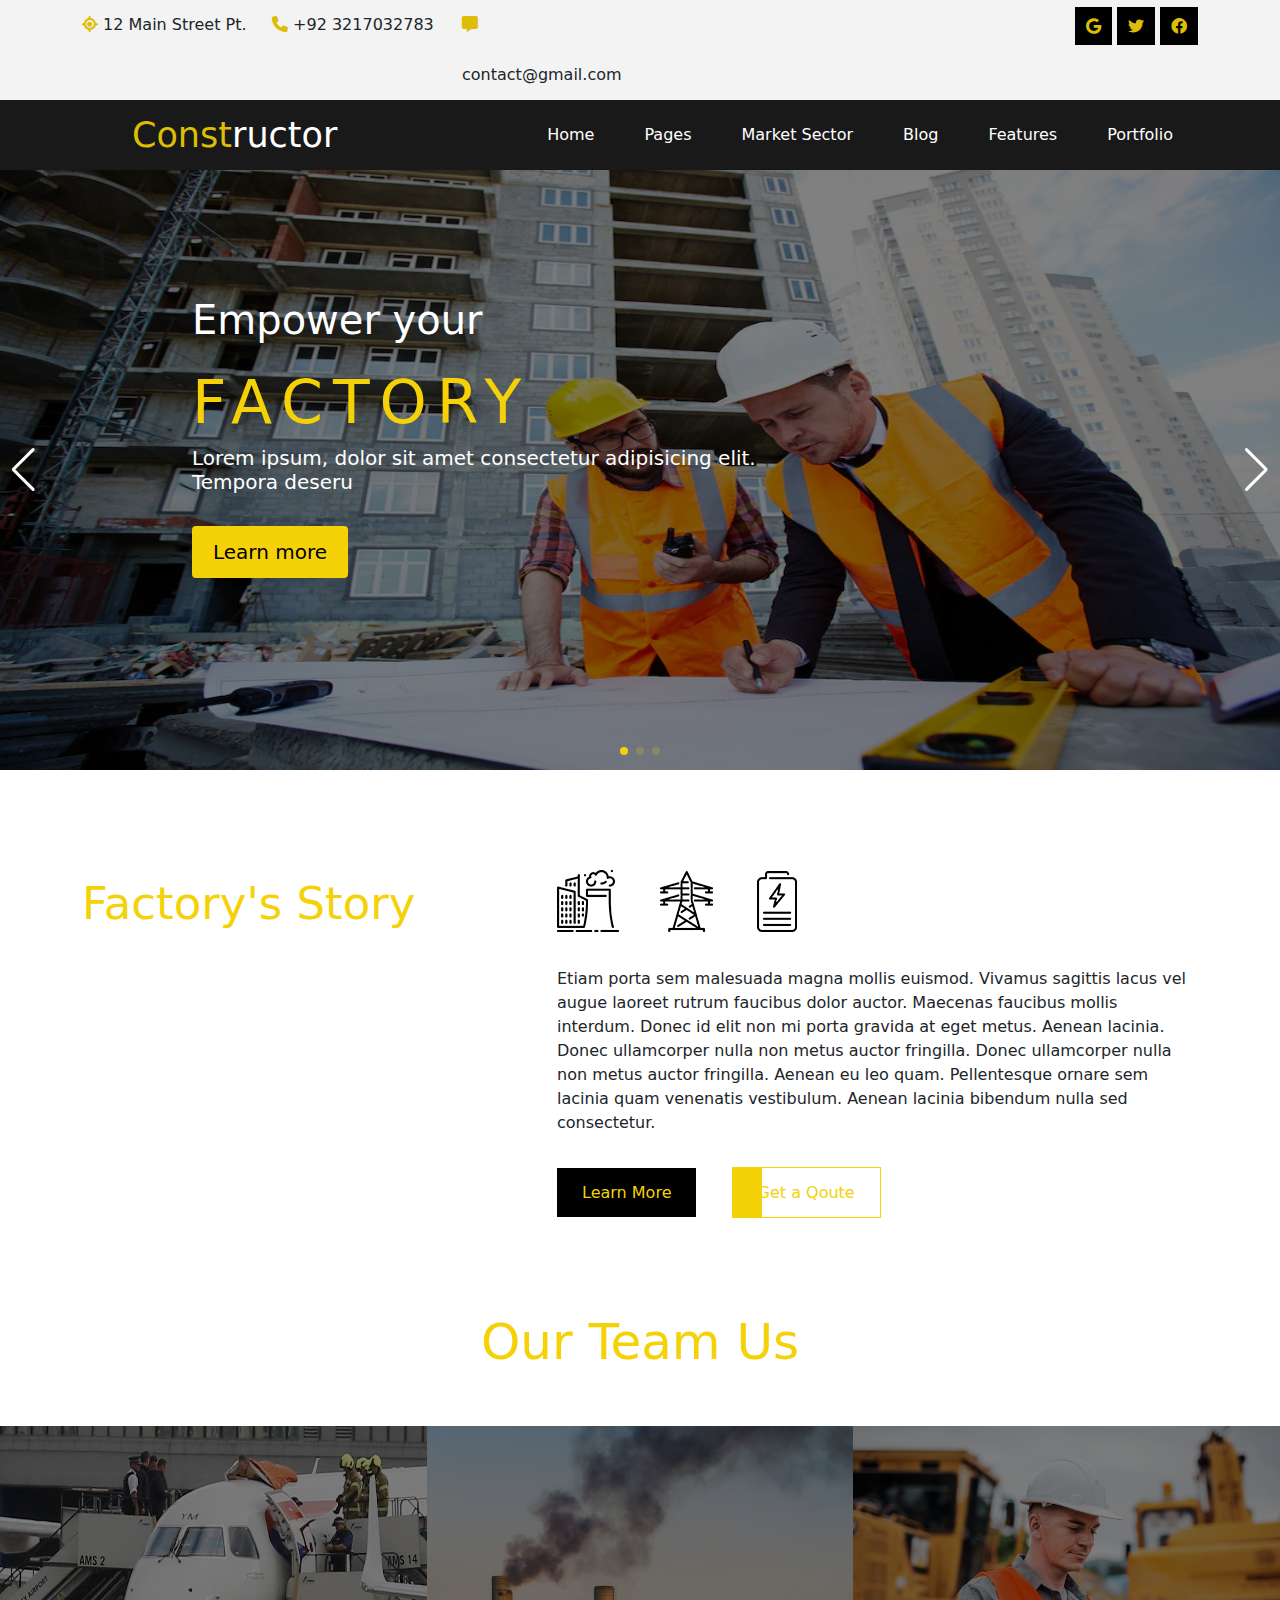
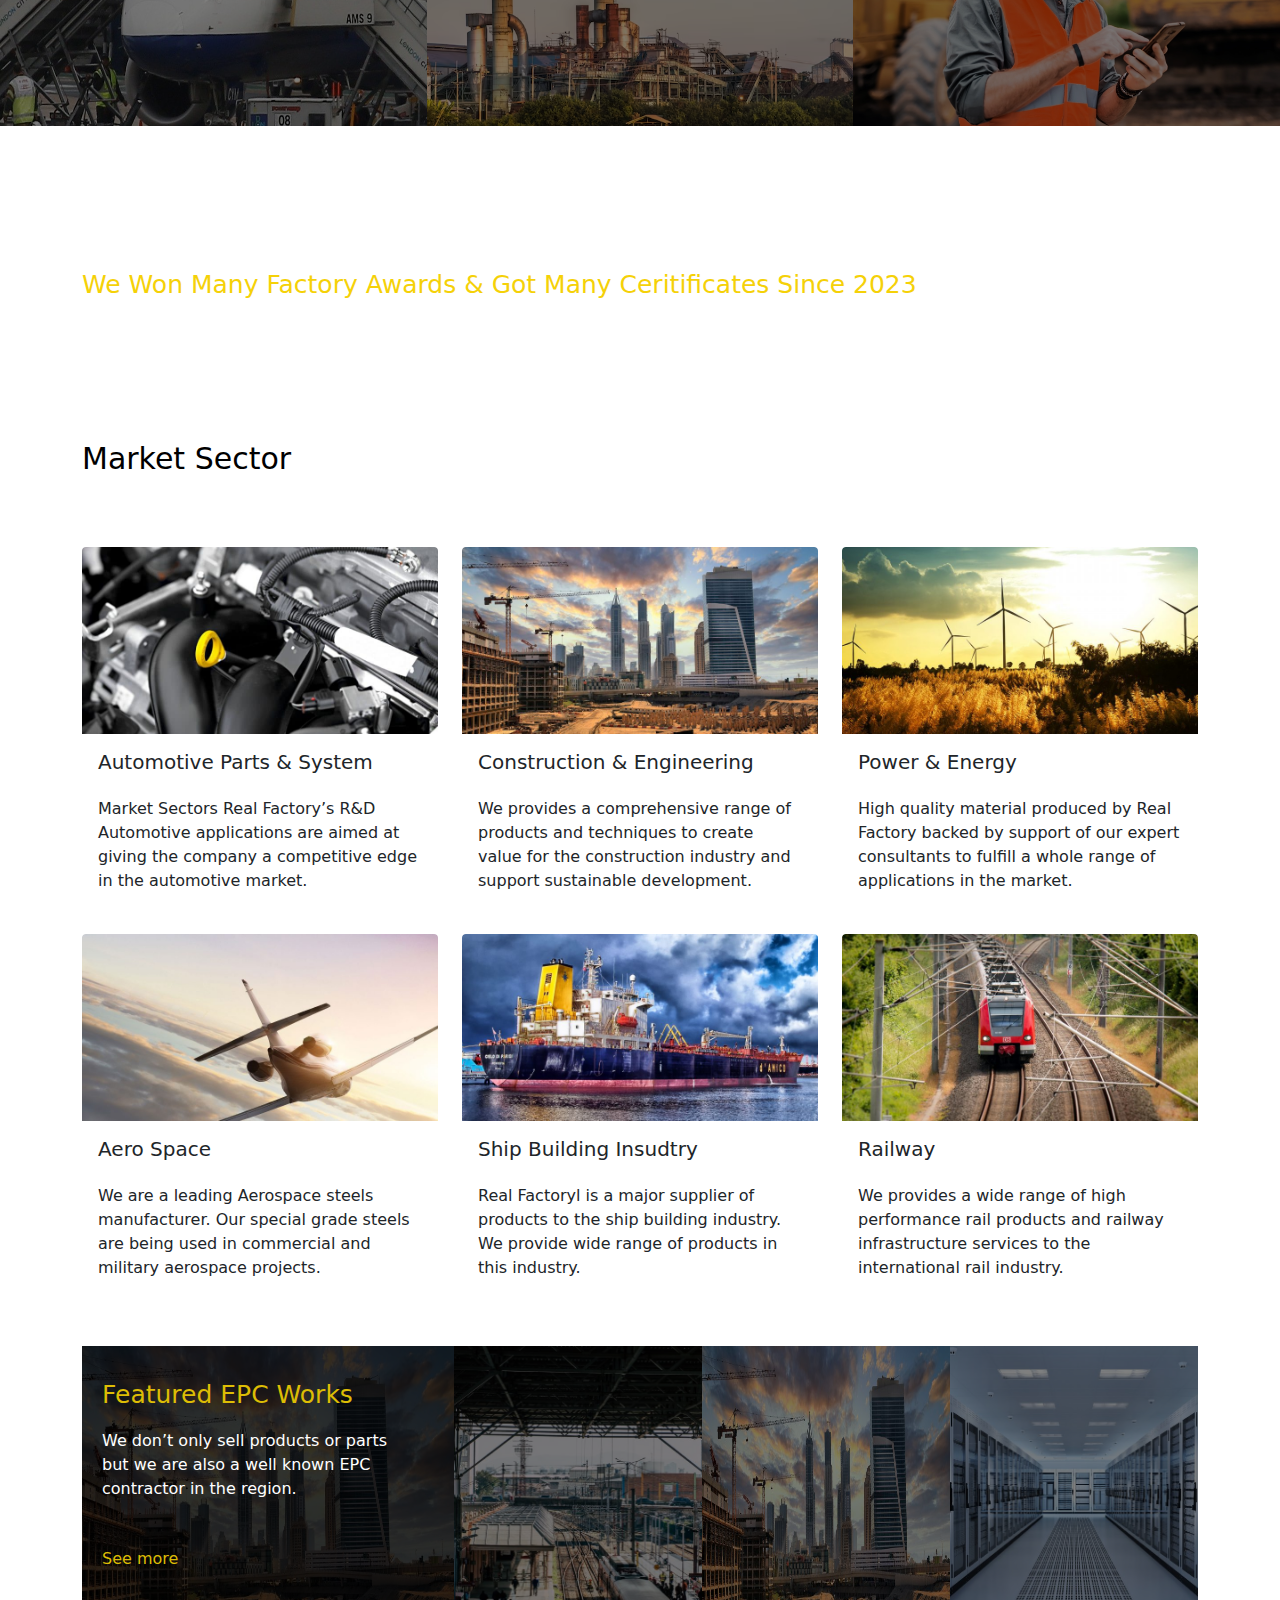
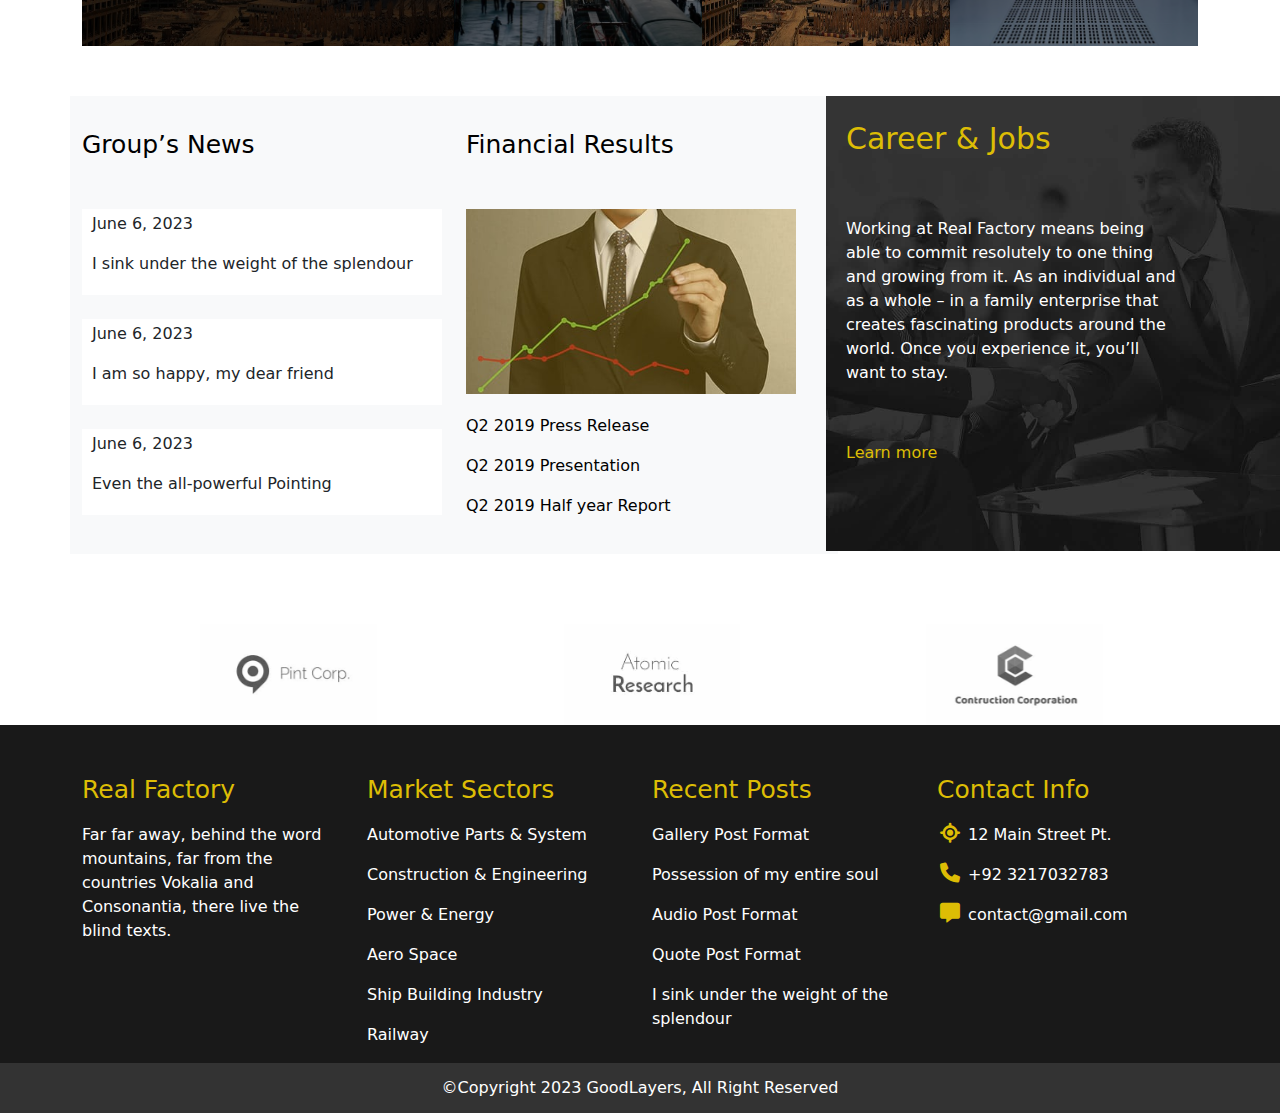
<file: constructor.html>
<!DOCTYPE html>
<html lang="en">
    <head>
        <meta charset="UTF-8">
        
        <meta http-equiv="X-UA-Compatible" content="IE=edge">
        <meta name="viewport" content="width=device-width, initial-scale=1.0">
        <link rel="stylesheet" href="owl-slider/dist/assets/owl.carousel.min.css">
        <link rel="stylesheet" href="owl-slider/dist/assets/owl.theme.default.min.css">
        <link rel="stylesheet" href="bootstrap/css/bootstrap.min.css">
        <link rel="stylesheet" href="font-awesome/css/all.min.css">
    <link rel="stylesheet" href="https://cdnjs.cloudflare.com/ajax/libs/animate.css/4.1.1/animate.min.css" />
        <link rel="stylesheet" href="aos-master/dist/aos.css">
        <link rel="stylesheet" href="swiper-js/swiper-bundle.css">
        <link rel="stylesheet" href="constructor.css">
        <script src="bootstrap/js/bootstrap.min.js"></script>
        <script src="jquery-3.6.1.min.js"></script>
        <script src="owl-slider/dist/owl.carousel.min.js"></script>
        <!-- <link rel="stylesheet" href="style.css"> -->
        <link rel="icon" href="conts-images/constructor-logo.avif" type="conts-images/constructor-logo.avif">
        <title>Constructor Website</title>
    </head>
<body>

  <!-- *************Top Section************************************* -->

<section class="top-sec">
  <div class="nav-wrap">
    <div class="container">
      <div class="row">
        <div class="col-12">
          <nav>

            <span class="bars-item">

            <i class="fa fa-bars" onclick="opennav()"></i>
            </span>
            <label for="">Const<span>ructor</span></label>
            <ul class="open">
              <div class="cross-item">
              <i class="fa fa-xmark" onclick="closenav()"></i>

              </div>

              <li class="first-item"><a href="#">home</a>
              <ul class="home-wrap">
                <li><a href="#">home 1</a></li>
                <li><a href="#">home 2</a></li>
                <li><a href="#">home 3</a></li>
           
              </ul>
              </li>
              <li class="second-item"><a href="#">pages</a>
                <ul class="page-wrap">
                  <li><a href="#">page 1</a></li>
                  <li><a href="#">page 2</a></li>
                  <li><a href="#">page 3</a></li>
                
                </ul>
              </li>
              <li class="mark-item"><a href="#">market sector</a>
                <ul class="mrk-wrap">
                  <li><a href="#">market sector 1</a></li>
                  <li><a href="#">market sector 2</a></li>
                  <li><a href="#">market sector 3</a></li>
                
                </ul>
              </li>
              </li>
              <li class="thir-item"><a href="#">blog</a>
              
              <li class="fourth-item"><a href="#">features</a></li>
              <li class="fifth-item"><a href="#">portfolio</a></li>
            </ul>
          </nav>
        </div>
      </div>
    </div>
    </div>
</section>



  <!-- *************Top SectionEnd************************************* -->

  <!-- ******************ScrolTo********************************** -->
  <div class="scroll-icon">
    <i class="fa fa-angle-up"></i>
  </div>

  <!-- ******************ScrolToEnd********************************** -->

  <!-- ****************header-item****************************************** -->
  <div class="header-wraper">

    <div class="container">
      <div class="row">
        <div class="col-lg-2 col-xl-2 col-xxl-2 col-md-12 col-sm-12">
          <span class="icons-wrap"><i class="fa fa-location"></i> 12 Main Street Pt.</span>
     
        </div>
        <div class="col-lg-2 col-xl-2 col-xxl-2 col-md-12 col-sm-12">
          <span class="icons-wrap"><i class="fa fa-phone"></i> +92 3217032783</span>
        </div>
        <div class="col-lg-2 col-xl-2 col-xxl-2 col-md-12 col-sm-12">
        <span class="icons-wrap"><i class="fa fa-message"></i> contact@gmail.com</span>

        </div>
        <div class="col-lg-6 col-xl-6 col-xxl-6 col-md-12 col-sm-12">
          <div class="social-icons">
            <i class="fa-brands fa-google"></i>
            <i class="fa-brands fa-twitter"></i>
            <i class="fa-brands fa-facebook"></i>
          </div>
        </div>

  
      </div>
    </div>
    </div>


  <!-- ****************header-itemEnd****************************************** -->
  <!-- ************************navbarlinks**************************** -->
    <div class="nav-wrap">
    <div class="container">
      <div class="row">
        <div class="col-12">
          <nav>

            <span class="bars-item">

            <i class="fa fa-bars" onclick="opennav()"></i>
            </span>
            <label for="">Const<span>ructor</span></label>
            <ul class="open">
              <div class="cross-item">
              <i class="fa fa-xmark" onclick="closenav()"></i>

              </div>

              <li class="first-item"><a href="#">home</a>
              <ul class="home-wrap">
                <li><a href="#">home 1</a></li>
                <li><a href="#">home 2</a></li>
                <li><a href="#">home 3</a></li>
           
              </ul>
              </li>
              <li class="second-item"><a href="#">pages</a>
                <ul class="page-wrap">
                  <li><a href="#">page 1</a></li>
                  <li><a href="#">page 2</a></li>
                  <li><a href="#">page 3</a></li>
                
                </ul>
              </li>
              <li class="mark-item"><a href="#">market sector</a>
                <ul class="mrk-wrap">
                  <li><a href="#">market sector 1</a></li>
                  <li><a href="#">market sector 2</a></li>
                  <li><a href="#">market sector 3</a></li>
                
                </ul>
              </li>
              </li>
              <li class="thir-item"><a href="#">blog</a>
              
              <li class="fourth-item"><a href="#">features</a></li>
              <li class="fifth-item"><a href="#">portfolio</a></li>
            </ul>
          </nav>
        </div>
      </div>
    </div>
    </div>

  <!-- ************************navbarlinksEnd**************************** -->


    <!-- *************************slider section*************************** -->
    <div class="swiper mySwiper back">
        <div class="swiper-wrapper">
          <div class="swiper-slide zoom-img">
            <img src="const-slider-images/images1.webp" width="100%" height="600px" />
            <div class="slider-text">
                <p class="animate__animated animate__bounce animate__fadeInLeft">Empower your</p>
                <h1 class="slider-heading animate__animated animate__bounce animate__fadeInRight">Factory</h1>
               <h3 class="animate__animated animate__bounce animate__zoomIn">Lorem ipsum, dolor sit amet consectetur adipisicing elit.<br> Tempora deseru</h3>
               <br>
               <div class="btn animate__animated animate__bounce animate__zoomIn">
                Learn more
            </div>
            </div>
         
          </div>
          <div class="swiper-slide  zoom-img">
            <img src="const-slider-images/images2.jpg" width="100%" height="600px" />
            <div class="slider-text">
                <p class="animate__animated animate__bounce animate__fadeInLeft">Welcome To</p>
                <h1 class="slider-heading animate__animated animate__bounce animate__fadeInRight"> <span class="color-item">real</span> Factory</h1>
               <h3 class="animate__animated animate__bounce animate__zoomIn">Lorem ipsum, dolor sit amet consectetur adipisicing elit.<br> Tempora deseru</h3>
               <br>
               <div class="btn animate__animated animate__bounce animate__zoomIn">
                Learn more
            </div>
            </div>
          </div>
          <div class="swiper-slide zoom-img">
            <img src="const-slider-images/images3.jpg" width="100%" height="600px" />
                <div class="slider-text-third">
                    <h1 class="animate__animated animate__bounce animate__fadeInLeft">high standard labour</h1><br>
                    <h3 class=" animate__animated animate__bounce animate__zoomIn">Lorem ipsum, dolor sit amet consectetur adipisicing elit.<br> Tempora deseru</h3>
                </div>
          </div>
        </div>
        <div class="swiper-button-next"></div>
        <div class="swiper-button-prev"></div>
        <div class="swiper-pagination"></div>
      </div>
    <!-- *************************slider section End*************************** -->
<!-- *****************MainArticle***************************** -->
    <div class="container">
      <div class="row">
        <div class="col-lg-5 col-xxl-5 col-xl-5 col-md-5 col-sm-12">
            <div class="sidebar-wraper">
              <p>factory's story</p>
            </div>
        </div>
        <div class="col-lg-7 col-xl-7 col-xxl-7 col-md-7 col-sm-12">
          <div class="img-wraper">
            <img src="conts-images/about-home-icon.png" alt="">
          </div>
          <div class="main-wraper">
            <p>Etiam porta sem malesuada magna mollis euismod. Vivamus sagittis lacus vel augue laoreet rutrum faucibus dolor auctor. Maecenas faucibus mollis interdum. Donec id elit non mi porta gravida at eget metus. Aenean lacinia. Donec ullamcorper nulla non metus auctor fringilla. Donec ullamcorper nulla non metus auctor fringilla. Aenean eu leo quam. Pellentesque ornare sem lacinia quam venenatis vestibulum. Aenean lacinia bibendum nulla sed consectetur.</p>
          </div>
          <div class="btn-wraper">
        <span class="mian-btn-wraper">Learn More</span>
        <span class="mian-btn2-wraper">Get a Qoute</span>
          </div>
        </div>

      </div>
    </div>
<!-- *****************MainArticleEnd***************************** -->
<!-- *****************Team us************************************* -->

<div class="container">
  <div class="row">
    <div class="col-12">
      <div class="work-wraper">
        <p>Our Team Us</p>
      </div>
    </div>
  </div>
</div>
<div class="swiper mySwipers">
  <div class="swiper-wrapper">
    <div class="swiper-slide slide-1"><img src="const-slider-images/aroplan.jpg" width="100%" id="sli-img" alt="">
      <div class="slide-con">
       
        <p>Punctual Delivery Time</p>
        <p>99% Delivered On Time</p>
      </div>
    </div>
  
    <div class="swiper-slide slide-2"><img src="const-slider-images/polution.avif"width="100%" id="sli-img" alt="">
      <div class="slide-con">
       
        <p>High Technology Factory</p>
        <p>& Environment Friednly</p>
      </div>  
    </div>
    <div class="swiper-slide slide-3"><img src="const-slider-images/labour.webp"width="100%" id="sli-img" alt="">
      <div class="slide-con">
       
        <p>High Standard Labors</p>
        <p>99% QC Passed</p>
      </div> 
    </div>
    <div class="swiper-slide slide-4"><img src="const-slider-images/argument.jpg"width="100%"id="sli-img" alt="">
      <div class="slide-con">
       
        <p>Clients Arguments</p>
        <p>99% QC Passed</p>
      </div> 
    </div>
    <div class="swiper-slide slide-5"><img src="const-slider-images/happy.webp"width="100%"id="sli-img" alt="">
      <div class="slide-con">
       
        <p>Happy workers</p>
        <p>99% QC Passed</p>
      </div> 
    </div>
  </div>
  <div class="swiper-pagination"></div>
</div>

<!-- *****************Team us End************************************* -->
<!-- ***************Certificate section****************************** -->
<div class="img-wraper-item">
  <div class="container">
    <div class="row">
      <div class="col-lg-12 col-xl-12 col-xxl-12 col-md-12 col-sm-12">
        <div class="certi-item">
          <p>We Won Many Factory Awards & Got Many Ceritificates Since 2023</p>
        </div>
      </div>
    </div>
  </div>
</div>
<!-- ***************Certificate sectionEnd****************************** -->
<!-- *******************Maker section******************************** -->
<div class="container">
  <div class="row">
    <div class="col-lg-12 col-xl-12 col-xxl-12 col-md-12 col-sm-12">
      <div class="market-wraper">
        <p>market sector</p>
      </div>
    </div>
  </div>
</div>
  <div class="card-items">
<div class="container">
  <div class="row">
    <div class="col-lg-4 col-xl-4 col-xxl-4 col-md-6 col-sm-12">
      <div class="card">
        <img src="conts-images/automatic-parts.jpg" class="card-img-top" alt="...">
        <div class="card-body">
          <h5 class="card-title">Automotive Parts & System</h5>
          <p class="card-text">Market Sectors
            Real Factory’s R&D Automotive applications are aimed at giving the company a competitive edge in the automotive market.
            </p>
        
        </div>
      </div>
    </div>
    <div class="col-lg-4 col-xl-4 col-xxl-4 col-md-6 col-sm-12">
      <div class="card">
        <img src="conts-images/engineering-services.jpg" class="card-img-top" alt="...">
        <div class="card-body">
          <h5 class="card-title">Construction & Engineering</h5>
          <p class="card-text">We provides a comprehensive range of products and techniques to create value for the construction industry and support sustainable development.</p>
        
        </div>
      </div>
    </div>
    <div class="col-lg-4 col-xl-4 col-xxl-4 col-md-6 col-sm-12">
      <div class="card">
        <img src="conts-images/suhter.jpg" class="card-img-top" alt="...">
        <div class="card-body">
          <h5 class="card-title">Power & Energy</h5>
          <p class="card-text">High quality material produced by Real Factory backed by support of our expert consultants to fulfill a whole range of applications in the market.</p>
       
        </div>
      </div>
    </div>
    <div class="col-lg-4 col-xl-4 col-xxl-4 col-md-6 col-sm-12">
      <div class="card second-card">
        <img src="conts-images/shutterstock.jpg" class="card-img-top" alt="...">
        <div class="card-body">
          <h5 class="card-title">Aero Space</h5>
          <p class="card-text">We are a leading Aerospace steels manufacturer. Our special grade steels are being used in commercial and military aerospace projects.</p>
       
        </div>
      </div>
    </div>
    <div class="col-lg-4 col-xl-4 col-xxl-4 col-md-6 col-sm-12">
      <div class="card second-card">
        <img src="conts-images/amsterdam-ship.jpeg" class="card-img-top" alt="...">
        <div class="card-body">
          <h5 class="card-title">Ship Building Insudtry</h5>
          <p class="card-text">Real Factoryl is a major supplier of products to the ship building industry. We provide wide range of products in this industry.</p>
       
        </div>
      </div>
    </div>
    <div class="col-lg-4 col-xl-4 col-xxl-4 col-md-6 col-sm-12">
      <div class="card second-card">
        <img src="conts-images/train-railway.jpg" class="card-img-top" alt="...">
        <div class="card-body">
          <h5 class="card-title">Railway</h5>
          <p class="card-text">We provides a wide range of high performance rail products and railway infrastructure services to the international rail industry.</p>
       
        </div>
      </div>
    </div>

  </div>
</div>
  </div>
  <div class="slider-3-item">
  <div class="container">
    <div class="row g-0">
      <div class="col-4">
        <div class="eng-ser">
          <img src="conts-images/engineering-services.jpg" width="100%" height="300px" alt="">
          <div class="engineer-item">
            <p class="first-child">Featured EPC Works</p>
            <p class="sec-child">We don’t only sell products or parts<br> but we are also a well known EPC contractor in the region.</p>
            <p class="see-item">See more</p>
          </div>
        </div>
        
      </div>
      <div class="col-8">
        <div class="swiper mySwipers">
    <div class="swiper-wrapper">
      <div class="swiper-slide slide-1"><img src="conts-images/railway.jpeg" width="100%" id="sli-img" alt="">
        <div class="slide-con">
         
          <p>Muchen Railway </p>
          <p>Station</p>
        </div>
      </div>
    
      <div class="swiper-slide slide-2"><img src="conts-images/engineering-services.jpg"width="100%" id="sli-img" alt="">
        <div class="slide-con">
         
          <p>Industries</p>
          
        </div>  
      </div>
      <div class="swiper-slide slide-3"><img src="conts-images/builds.jpg"width="100%" id="sli-img" alt="">
        <div class="slide-con">
         
          <p>Apple’s Server </p>
          <p>Room</p>
        </div> 
      </div>
      <div class="swiper-slide slide-4"><img src="conts-images/landmark.jpg"width="100%"id="sli-img" alt="">
        <div class="slide-con">
         
          <p>Sanfran Cisco </p>
          <p>Bridge</p>
        </div> 
      </div>
      <div class="swiper-slide slide-5"><img src="conts-images/ship.jpg"width="100%"id="sli-img" alt="">
        <div class="slide-con">
         
          <p>Industries</p>
          <p>Ship</p>
          
        </div> 
      </div>
      <div class="swiper-slide slide-5"><img src="conts-images/suhter.jpg"width="100%"id="sli-img" alt="">
        <div class="slide-con">
         
          <p>Bridge</p>
          <p> industry</p>
        </div> 
      </div>
  
     
    </div>
      </div>
    </div>
  </div>
  </div>

<!-- *******************Maker sectionEnd******************************** -->
<div class="group-wrap">
<div class="container">
  <div class="row g-0">
    <div class="col-lg-8 col-xl-8 col-xxl-8 col-md-12 col-sm-12">
      <div class="row">
        <div class="col-lg-6 col-xl-6 col-xxl-6 col-md-12 col-sm-12 bg-light">
          <div class="group-item">
            <p>Group’s News</p>
          </div>
          <div class="point-wrap">
            <p>June 6, 2023</p>
            <p>I sink under the weight of the splendour</p>
          </div><br>
          <div class="point-wrap">
            <p>June 6, 2023</p>
            <p>I am so happy, my dear friend</p>
          </div><br>
          <div class="point-wrap">
            <p>June 6, 2023</p>
            <p>Even the all-powerful Pointing</p>
          </div><br>
        </div>
        <div class="col-lg-6 col-xl-6 col-xxl-6 col-md-12 col-sm-12 bg-light">
          <div class="fina-wraper">
            <p>Financial Results</p>
          </div>
          <div class="side-img">
            <img src="conts-images/finance.jpg" width="100%" alt="">
          </div>
          <div class="person-info">
            <p>Q2 2019 Press Release</p>
            <p>Q2 2019 Presentation</p>
            <p>Q2 2019 Half year Report</p>
          </div>
        </div>

      </div>
    </div>
    <div class="col-lg-4 col-xl-4 col-xxl-4 col-md-12 col-sm-12">
      <div class="carer-img">
        <img src="conts-images/career-bg.jpg" height="455px" alt="">
        <div class="career-wrap">
          <p>Career & Jobs</p>
          <p>Working at Real Factory means being able to commit resolutely to one thing and growing from it. As an individual and as a whole – in a family enterprise that creates fascinating products around the world. Once you experience it, you’ll want to stay.</p>
          <div class="career-learn">
            <p>Learn more</p>
          </div>
        </div>
       
      </div>
    </div>
  </div>
</div>
</div>
<!-- ************owl*************** -->
<div class="owl-carousel owl-theme">
  <div class="item"><img src="const-slider-images/banner-1.jpg" alt=""></div>
  <div class="item"><img src="const-slider-images/banner-2.jpg" alt=""></div>
  <div class="item"><img src="const-slider-images/banner-3.jpg" alt=""></div>
  <div class="item"><img src="const-slider-images/banner-4.jpg" alt=""></div>
  <div class="item"><img src="const-slider-images/banner-5.jpg" alt=""></div>
  <div class="item"><img src="const-slider-images/banner-6.jpg" alt=""></div>
  <div class="item"><img src="const-slider-images/banner-4.jpg" alt=""></div>

</div>
<!-- ************owlEnd*************** -->
<!-- ***************footer part************************ -->
<div class="footer-parent">
  <div class="container">
    <div class="row">
      <div class="col-lg-3 col-xl-3 col-xxl-3 col-md-6 col-sm-12">
        <div class="footer-wraper-1">
          <h3>Real Factory</h3>
          <p>Far far away, behind the word mountains, far from the countries Vokalia and Consonantia, there live the blind texts. </p>
        </div>
      </div>
      <div class="col-lg-3 col-xl-3 col-xxl-3 col-md-6 col-sm-12">
        <div class="footer-wraper-2">
          <h3>Market Sectors</h3>
          <a href="#"><p>Automotive Parts & System</p></a>
          <a href="#"><p>Construction & Engineering</p></a>
          <a href="#"><p>Power & Energy</p></a>
          <a href="#"><p>Aero Space</p></a>
          <a href="#"><p>Ship Building Industry</p></a>
          <a href="#"><p>Railway</p></a>


        </div>
      </div>
      <div class="col-lg-3 col-xl-3 col-xxl-3 col-md-6 col-sm-12">
        <div class="footer-wraper-3">
          <h3>Recent Posts</h3>
          <a href="#"><p>Gallery Post Format</p></a>
          <a href="#"><p>Possession of my entire soul</p></a>
          <a href="#"><p>Audio Post Format</p></a>
          <a href="#"><p>Quote Post Format</p></a>
          <a href="#"><p>I sink under the weight of the splendour</p></a>
         
        </div>
      </div>
      <div class="col-lg-3 col-xl-3 col-xxl-3 col-md-6 col-sm-12">
        <div class="footer-wraper-4">
          <h3>Contact Info</h3>
        <span><i class="fa fa-location"></i>  12 Main Street Pt.</span><br>
        <span><i class="fa fa-phone"></i>     +92 3217032783</span><br>
        <span><i class="fa fa-message"></i>    contact@gmail.com</span>



        </div>
      </div>


    </div>
  </div>
</div>
<div class="footer-last-item">
  <p>&copy;Copyright 2023 GoodLayers, All Right Reserved</p>
</div>


<!-- ***************footer partEnd************************ -->


      <script src="aos-master/dist/aos.js"></script>
      <script src="swiper-js/swiper-bundle.min.js"></script>
      

</body>
<script>
  addEventListener("scroll",function(){
    if(pageYOffset>250){
    let topsec=document.querySelector(".top-sec");
      topsec.style.top="0%";
    }
    else{
      let topsec=document.querySelector(".top-sec");
      topsec.style.top="-100%";
    }
  });
  
</script>
<script>
  $('.owl-carousel').owlCarousel({
    
    margin:10,
    loop:true,
    nav:true,
    responsive:{
        0:{
            items:1
        },
        600:{
            items:2
        },
        1000:{
            items:3
        }
    },
    autoplay:{
      delay:2500,
    },
})
</script>

<script>
     var swiper = new Swiper(".mySwiper", {
      loop:true,
      spaceBetween: 30,
      effect: "fade",
   

      navigation: {
        nextEl: ".swiper-button-next",
        prevEl: ".swiper-button-prev",
      },
   
      pagination: {
        el: ".swiper-pagination",
        clickable: true,
      },
      autoplay:{
        delay:2500,
      },
      
      
     
    });
  
</script>
<script>
    var swiper = new Swiper(".mySwipers", {
      
      slidesPerView: 3,
      spaceBetween: 0, 
        grabCursor:true,
      breakpoints:{
        0:{
          slidesPerView : 1,
        },
        768:{
          slidesPerView:2,
        },
        991:{
          slidesPerView:3,
        },
      },
      autoplay:{
        delay:2500,
      }
    });
</script>
<script>


  // AOS.init();
 
</script>
<script>
  let card=document.getElementsByClassName("card");
  let cardtitle=document.getElementsByClassName("card-title");
  let cardtext=document.getElementsByClassName("card-text");
card[0].addEventListener("mouseover",function(){
  cardtitle[0].style.color="#f5d108";
  cardtext[0].style.color="#f5d108";

});
card[0].addEventListener("mouseleave",function(){
  cardtitle[0].style.color="#000";
  cardtext[0].style.color="#000";

});
card[1].addEventListener("mouseover",function(){
  cardtitle[1].style.color="#f5d108";
  cardtext[1].style.color="#f5d108";

});
card[1].addEventListener("mouseleave",function(){
  cardtitle[1].style.color="#000";
  cardtext[1].style.color="#000";

});
card[2].addEventListener("mouseover",function(){
  cardtitle[2].style.color="#f5d108";
  cardtext[2].style.color="#f5d108";

});
card[2].addEventListener("mouseleave",function(){
  cardtitle[2].style.color="#000";
  cardtext[2].style.color="#000";

});
card[3].addEventListener("mouseover",function(){
  cardtitle[3].style.color="#f5d108";
  cardtext[3].style.color="#f5d108";

});
card[3].addEventListener("mouseleave",function(){
  cardtitle[3].style.color="#000";
  cardtext[3].style.color="#000";

});
card[4].addEventListener("mouseover",function(){
  cardtitle[4].style.color="#f5d108";
  cardtext[4].style.color="#f5d108";

});
card[4].addEventListener("mouseleave",function(){
  cardtitle[4].style.color="#000";
  cardtext[4].style.color="#000";

});
card[5].addEventListener("mouseover",function(){
  cardtitle[5].style.color="#f5d108";
  cardtext[5].style.color="#f5d108";

});
card[5].addEventListener("mouseleave",function(){
  cardtitle[5].style.color="#000";
  cardtext[5].style.color="#000";

});
  

</script>
<script>
  function opennav(){
    let open=document.querySelector(".open");
    open.style.top="0%";
    document.body.style.backgroundColor="rgba(0,0,0,0.9)";
  }
  function closenav(){
    let open=document.querySelector(".open");
    open.style.top="-100%";


    
    document.body.style.backgroundColor="white";

  }
</script>
<script>
  $(document).ready(function(){
    $(".scroll-icon").hide();

    $(window).scroll(function(){
      let x=$(document).scrollTop();
      if(x>200){
      $(".scroll-icon").show();

      }else{
      $(".scroll-icon").hide();

      }
    });
    $(".scroll-icon").click(function(){
      $(window).scrollTop(0);
    });
  });
</script>
</html>
</file>
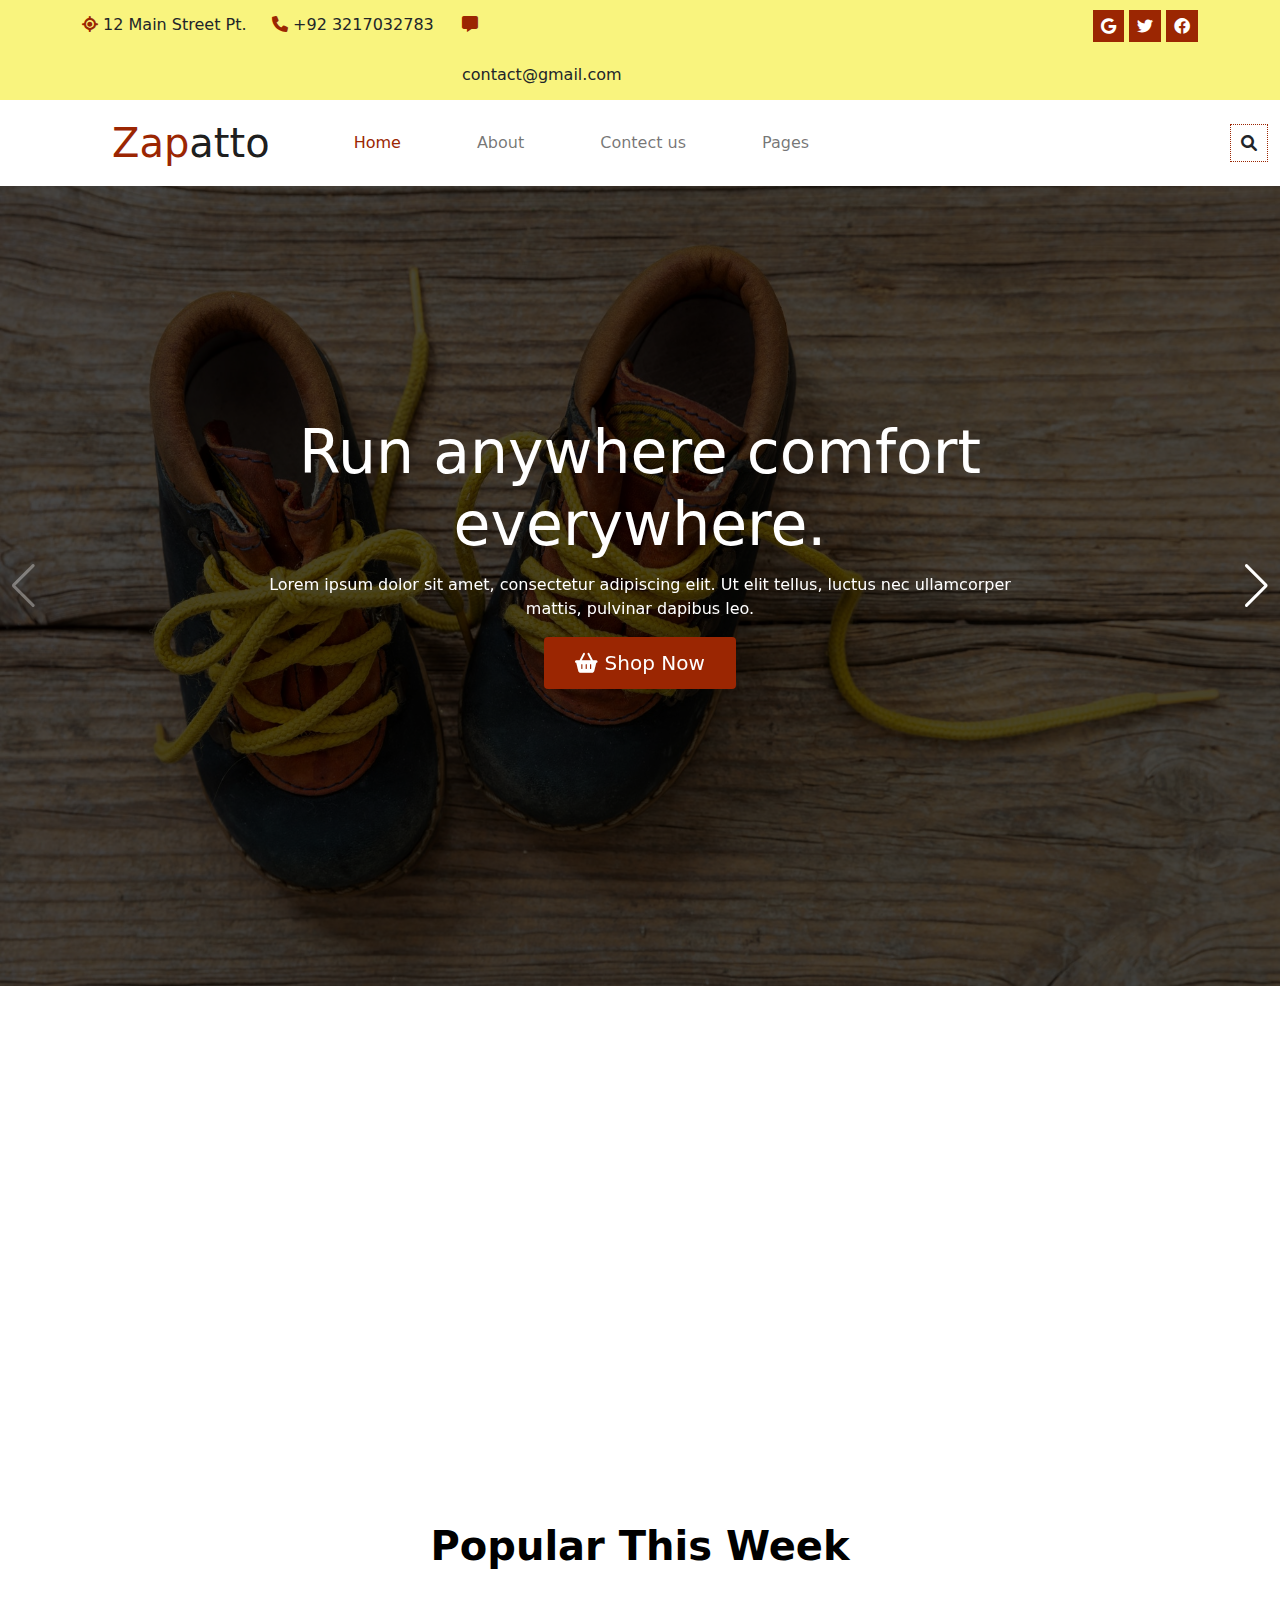
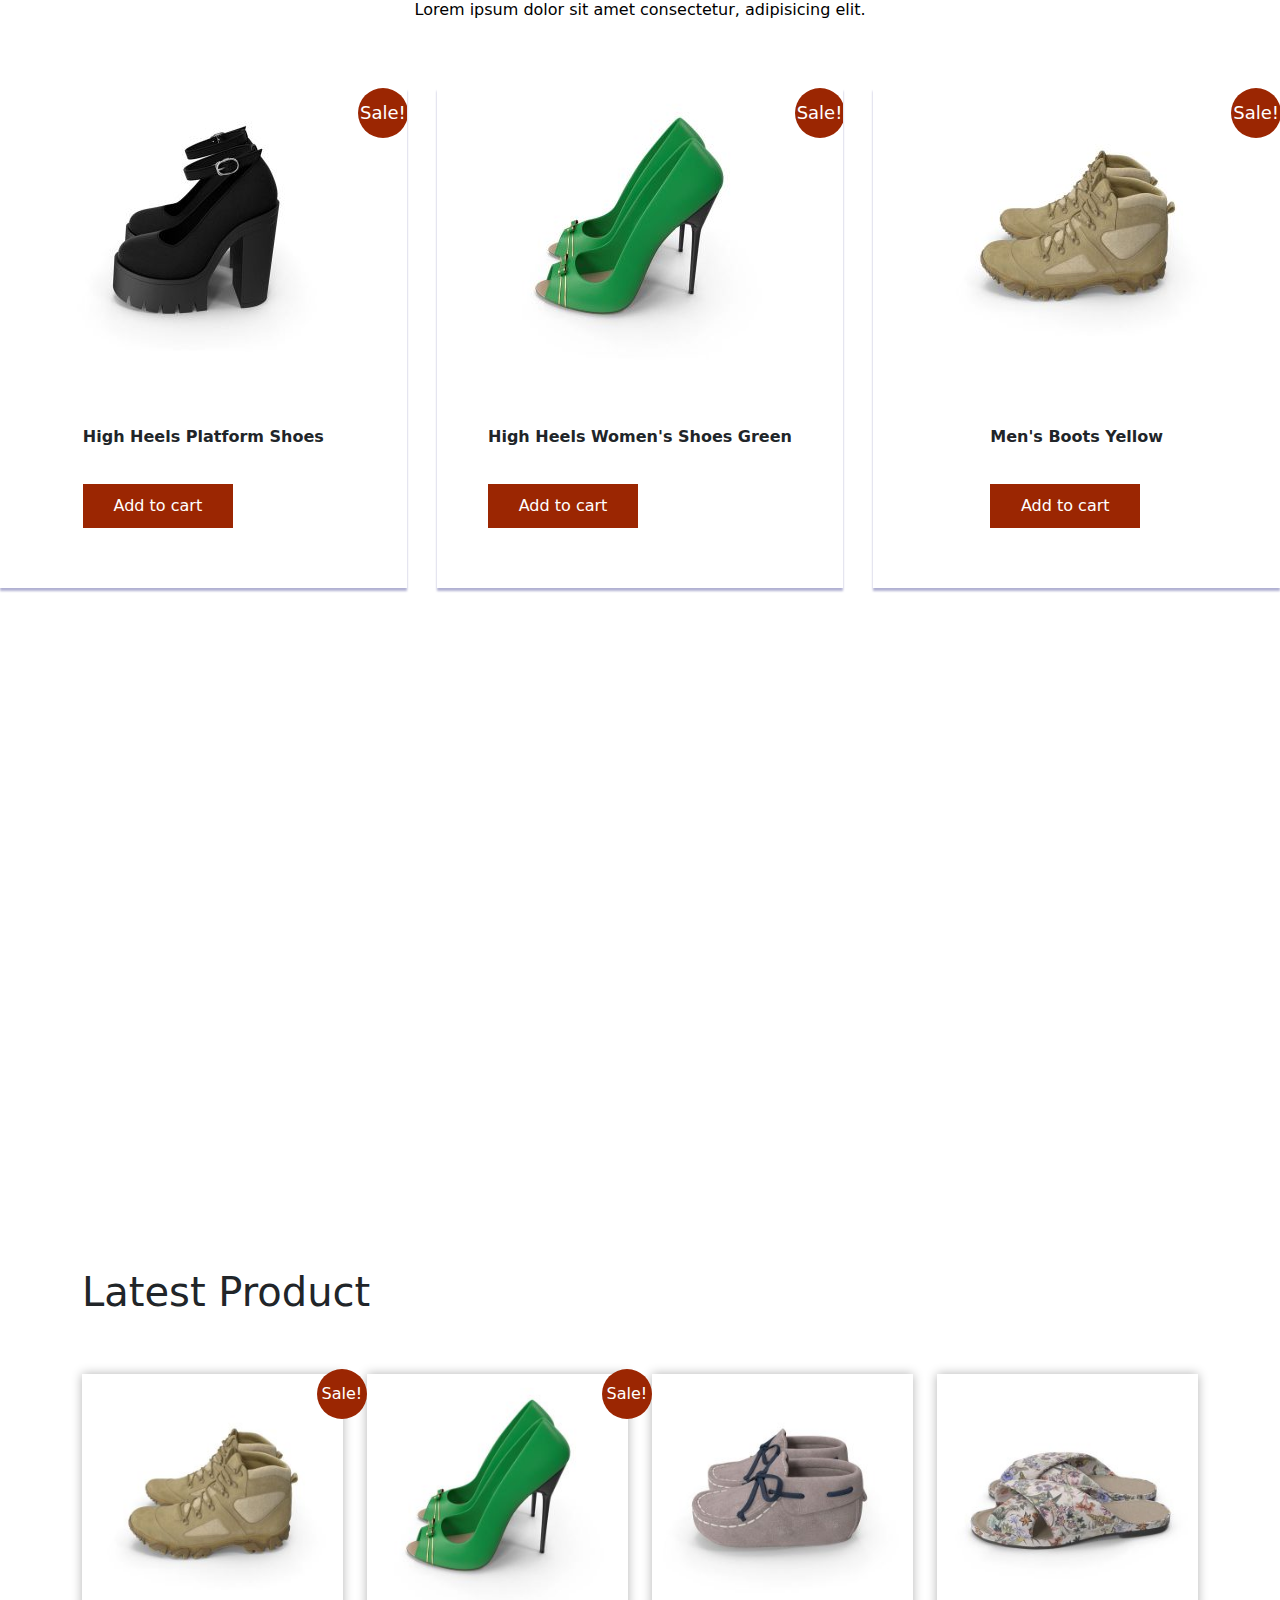
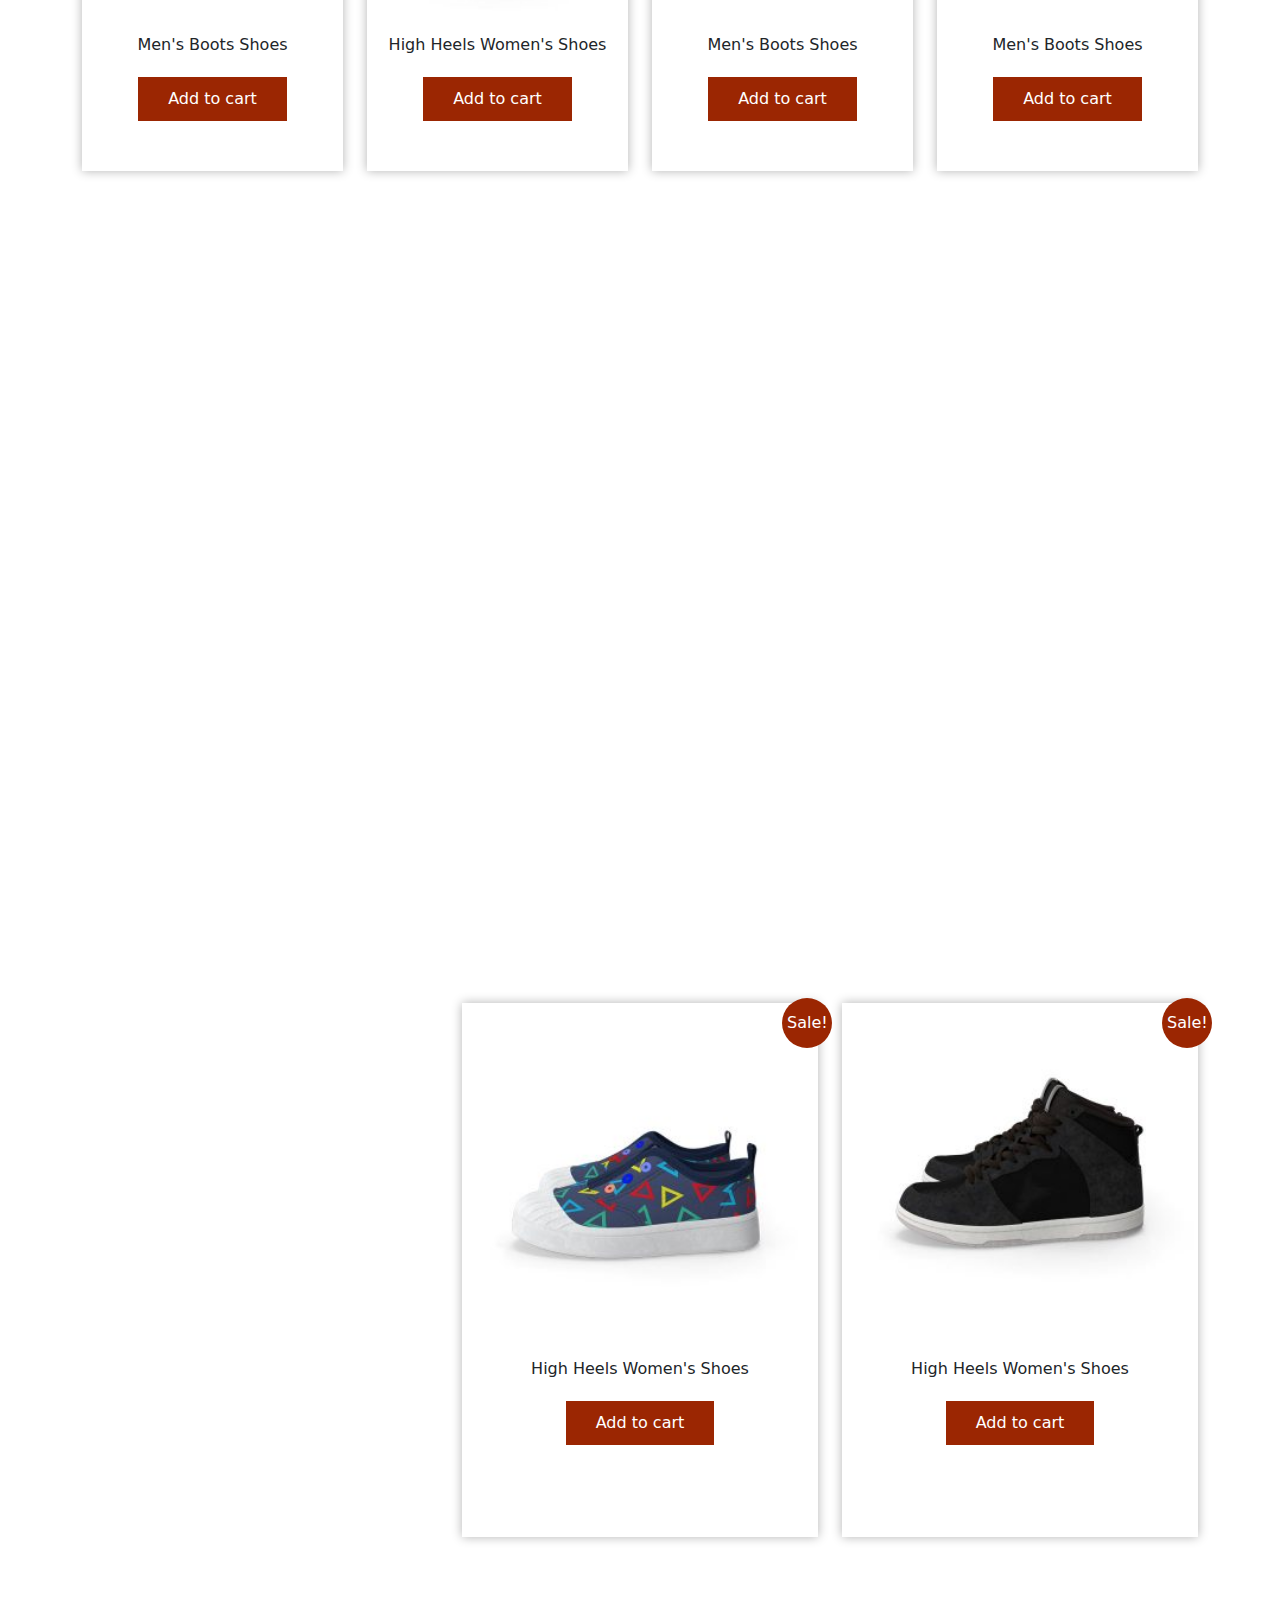
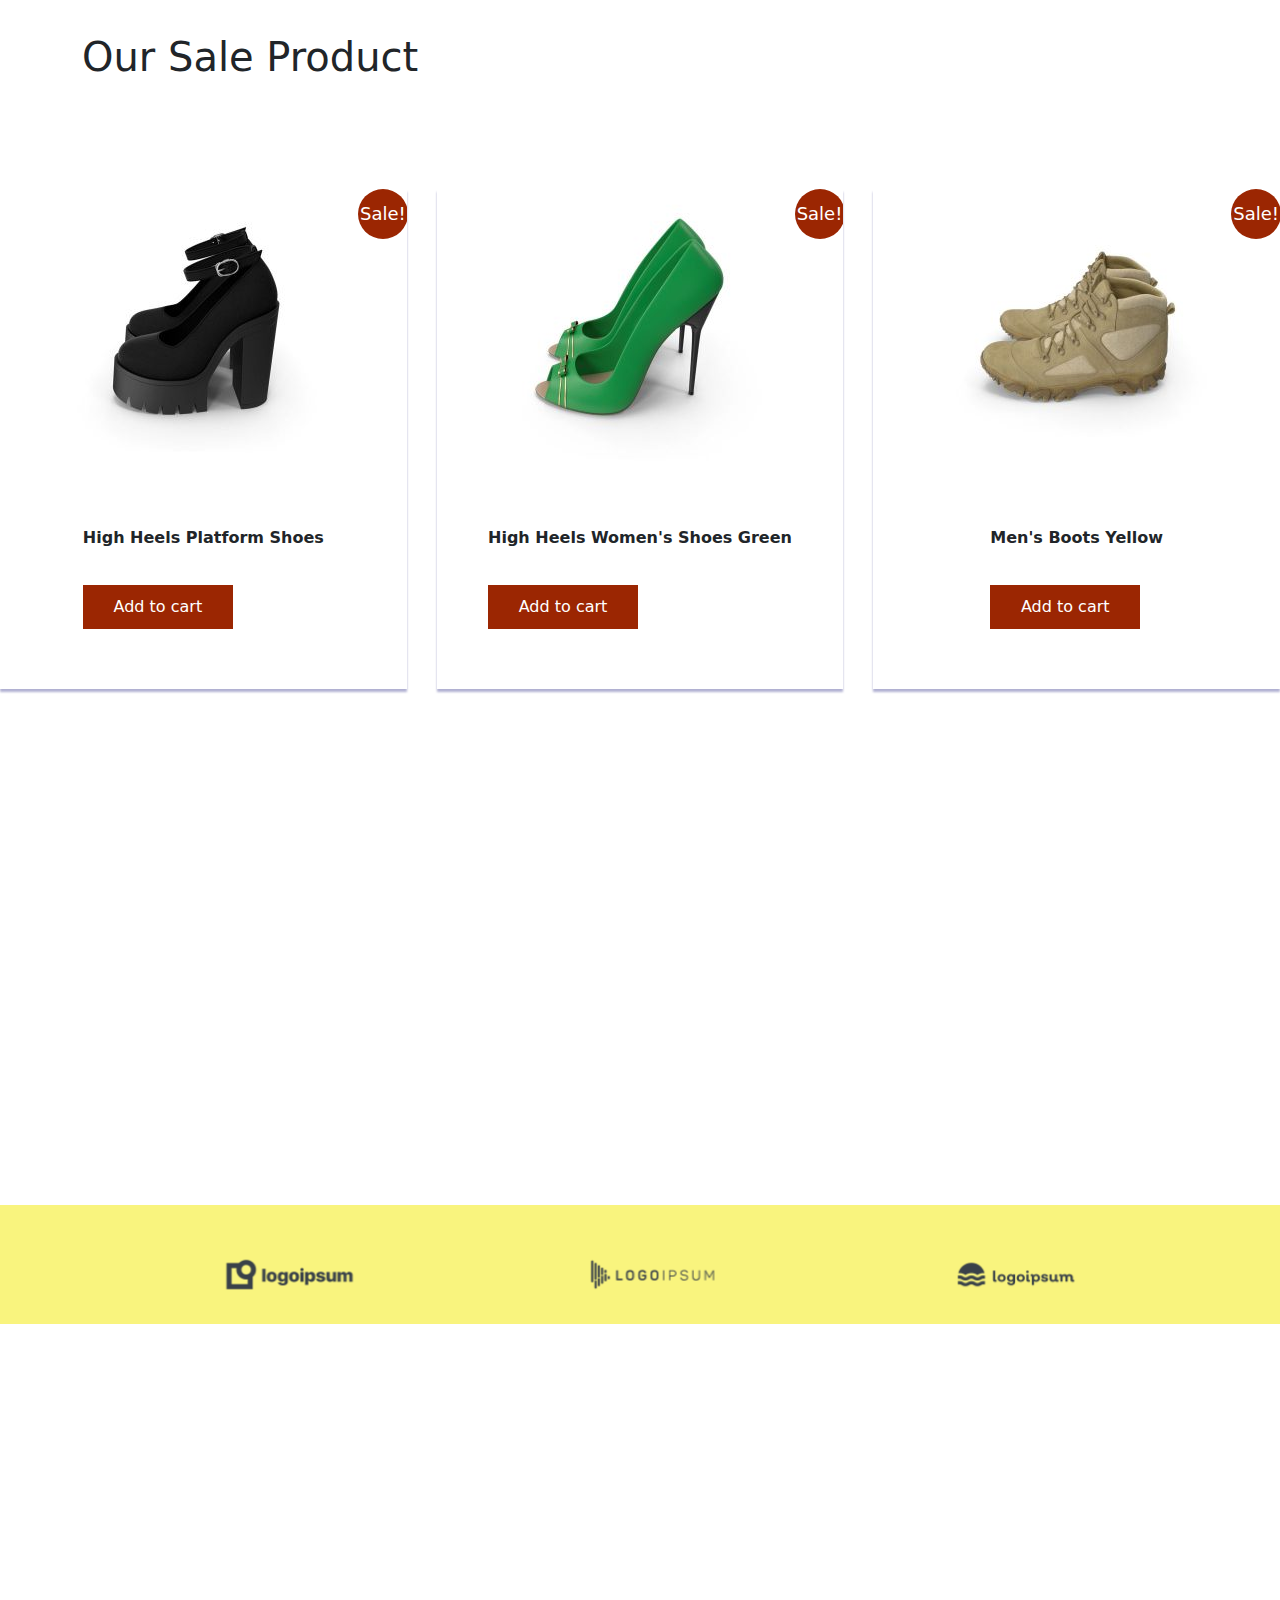
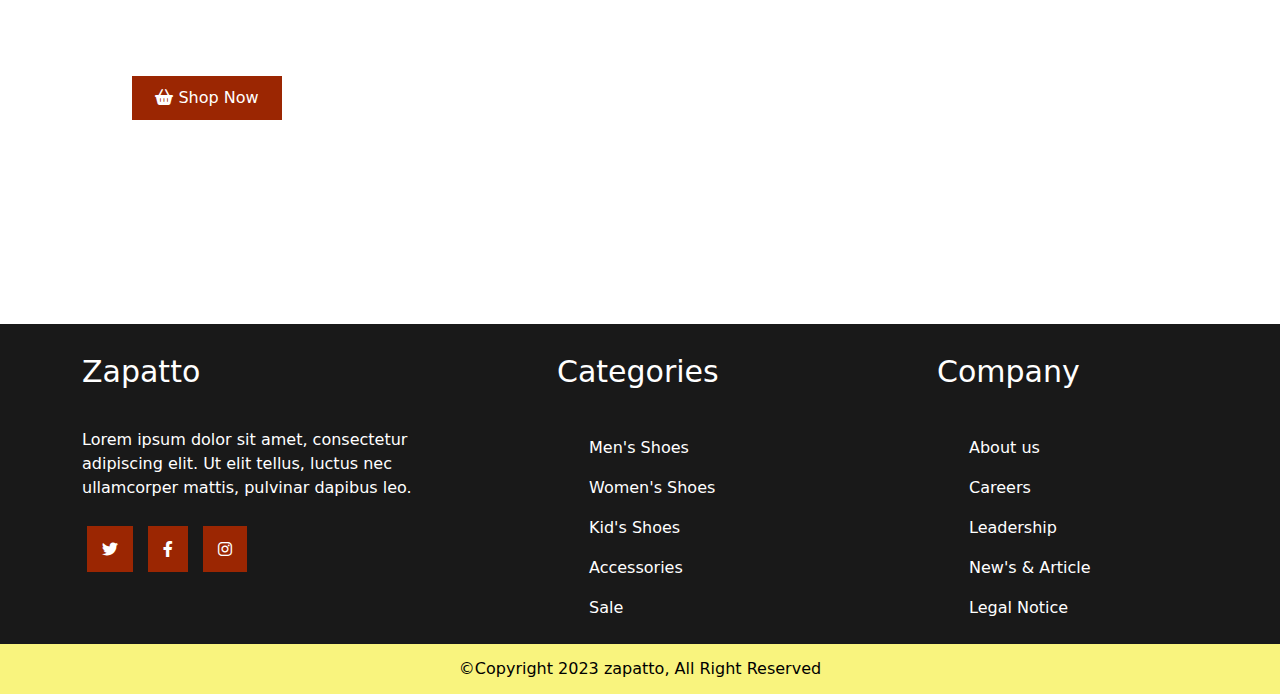
<file: E-commernce_shoes.html>
<!DOCTYPE html>
<html lang="en">
    <head>
        <meta charset="UTF-8">
        
        <meta http-equiv="X-UA-Compatible" content="IE=edge">
        <meta name="viewport" content="width=device-width, initial-scale=1.0">
        <link rel="stylesheet" href="owl-slider/dist/assets/owl.carousel.min.css">
        <link rel="stylesheet" href="owl-slider/dist/assets/owl.theme.default.min.css">
        <link rel="stylesheet" href="bootstrap/css/bootstrap.min.css">
        <link rel="stylesheet" href="font-awesome/css/all.min.css">
    <link rel="stylesheet" href="https://cdnjs.cloudflare.com/ajax/libs/animate.css/4.1.1/animate.min.css" />
        <link rel="stylesheet" href="aos-master/dist/aos.css">
        <link rel="stylesheet" href="swiper-js/swiper-bundle.css">
        <link rel="stylesheet" href="shoes.css">
        <script src="bootstrap/js/bootstrap.min.js"></script>
        <script src="jquery-3.6.1.min.js"></script>
        <script src="owl-slider/dist/owl.carousel.min.js"></script>
 
     
     
        <title>E-Commerce Website</title>
    </head>
<body>
  
    <div class="full-search">
      <div class="cross-icon">
        <i class="fa fa-xmark" onclick="closesearch()"></i>
      </div>
      <input type="text" placeholder="Search">
      <i class="fa fa-search" id="se"></i>
    </div>
  <!-- ****************header-item****************************************** -->
  <div class="header-wraper">

    <div class="container">
      <div class="row">
        <div class="col-lg-2 col-xl-2 col-xxl-2 col-md-12 col-sm-12">
          <span class="icons-wrap"><i class="fa fa-location"></i> 12 Main Street Pt.</span>
     
        </div>
        <div class="col-lg-2 col-xl-2 col-xxl-2 col-md-12 col-sm-12">
          <span class="icons-wrap"><i class="fa fa-phone"></i> +92 3217032783</span>
        </div>
        <div class="col-lg-2 col-xl-2 col-xxl-2 col-md-12 col-sm-12">
        <span class="icons-wrap"><i class="fa fa-message"></i> contact@gmail.com</span>

        </div>
        <div class="col-lg-6 col-xl-6 col-xxl-6 col-md-12 col-sm-12">
          <div class="social-wrap">
            <i class="fa-brands fa-google"></i>
            <i class="fa-brands fa-twitter"></i>
            <i class="fa-brands fa-facebook"></i>
          </div>
        </div>

  
      </div>
    </div>
    </div>


  <!-- ****************header-itemEnd****************************************** -->
  <!-- ******************Scroll******************************* -->
  <div class="scroll-icon">
    <i class="fa fa-angle-up"></i>
  </div>
  <!-- ******************ScrollEnd******************************* -->

  <!-- *************************Navbar***************************************** -->
<section class="add">
  <nav class="navbar navbar-expand-lg navbar-light">
    <div class="container-fluid">
      <a class="navbar-brand" href="#"><span class="zap">Zap</span><span>atto</span></a>
      <button class="navbar-toggler" type="button" data-bs-toggle="collapse" data-bs-target="#navbarSupportedContent" aria-controls="navbarSupportedContent" aria-expanded="false" aria-label="Toggle navigation">
        <span class="navbar-toggler-icon"></span>
      </button>
      <div class="collapse navbar-collapse" id="navbarSupportedContent">
        <ul class="navbar-nav me-auto mb-2 mb-lg-0">
          <li class="nav-item">
            <a class="nav-link active" aria-current="page" href="#" id="home">Home</a>
          </li>
          <li class="nav-item">
            <a class="nav-link" href="#" id="about">About</a>
          </li>
          <li class="nav-item">
            <a class="nav-link" href="#" id="contact">Contect us</a>
          </li>
          <li class="nav-item">
            <a class="nav-link" href="#" tabindex="-1" aria-disabled="true" id="page">Pages</a>
          </li>
        </ul>
       <div class="search">
        <i class="fa fa-search" onclick="search()"></i>
       </div>
      </div>
    </div>
  </nav>
</section>
  <!-- *************************Navbar End***************************************** -->


<!-- ************************Slider-section********************************* -->
    <div class="swiper mySwiper">
        <div class="swiper-wrapper">
          <div class="swiper-slide swi-slider">
            <img src="shoes-slider-imges/slider-img1.jpg" />
          </div>
          <div class="swiper-slide swi-slider">
            <img src="shoes-slider-imges/slider-img2.jpg" />
          </div>
          <div class="swiper-slide swi-slider">
            <img src="shoes-slider-imges/slider-img3.jpg" />
          </div>
          <div class="swiper-slide swi-slider">
            <img src="shoes-slider-imges/slider-img4.jpg" />
          </div>
        </div>
        <div class="swiper-button-next"></div>
        <div class="swiper-button-prev"></div>
        <div class="swiper-pagination"></div>
        <div class="slider-text">
            <h1 class="animate__animated animate__bounce animate__fadeInLeft">Run anywhere comfort<br> everywhere.</h1>
            <p class="animate__animated animate__bounce animate__zoomIn">Lorem ipsum dolor sit amet, consectetur adipiscing elit. Ut elit tellus, luctus nec ullamcorper <br> mattis, pulvinar dapibus leo.</p>
            <div class="btn-par">
            <div class="btn animate__animated animate__bounce animate__zoomIn" >
              <i class="fa fa-shopping-basket"></i>  Shop Now
              </div>
            </div>
          </div>
      </div>
<!-- ************************Slider-sectionEnd********************************* -->
<!-- ********************ShoesItem****************************************** -->
<div class="parent-shoe-wraper">
<div class="container">
    <div class="row">
        <div class="col-lg-4 col-xl-4 col-xxl-4 col-md-12 col-sm-12 pb-3">
          <div data-aos="fade-up">
      <div class="banner-par">
        <div class="banner-img">
            <img src="shoes-img/Banner_1.jpg" alt="">
        </div>
        <div class="banner-text">
            <h3>Men's Shoes</h3>
            <p>Lorem ipsum dolor sit amet consectetur adipiscing elit dolor</p>
            <div class="shoe-btn">
              <i class="fa fa-shopping-basket"></i>  Shop Now
            </div>
        </div>
       
      </div>
          </div>
        </div>
        <div class="col-lg-4 col-xl-4 col-xxl-4 col-md-12 col-sm-12 pb-3">
          <div data-aos="fade-up">

            <div class="banner-par">
                <div class="banner-img">
                    <img src="shoes-img/Banner_2.jpg" alt="">
                </div>
                <div class="banner-text">
                    <h3>Women's Shoes</h3>
                    <p>Lorem ipsum dolor sit amet consectetur adipiscing elit dolor</p>
                    <div class="shoe-btn">
                      <i class="fa fa-shopping-basket"></i> Shop Now
                    </div>
                </div>
              </div>
          </div>
        </div>
        <div class="col-lg-4 col-xl-4 col-xxl-4 col-md-12 col-sm-12 pb-3">
          <div data-aos="fade-up">

            <div class="banner-par">
                <div class="banner-img">
                    <img src="shoes-img/Banner_3.jpg" alt="">
                </div>
                <div class="banner-text">
                    <h3>Kid's Shoes</h3>
                    <p>Lorem ipsum dolor sit amet consectetur adipiscing elit dolor</p>
                    <div class="shoe-btn">
                      <i class="fa fa-shopping-basket"></i>  Shop Now
                    </div>
                </div>
              </div>
          </div>
            </div>
</div>
</div>
</div>
<!-- ********************ShoesItemEnd****************************************** -->
<!-- ***********************Shoes Slider 2*********************************** -->
<div class="container">
  <div class="row">
    <div class="col-12">
      
      <div class="popular-item">
        <h1>Popular This Week</h1>
        <p>Lorem ipsum dolor sit amet consectetur, adipisicing elit.</p>
      </div>
      </div>
  </div>
</div>

    
  
  <div class="unique-wrap">
  <div class="swiper mySwipers">
    <div class="swiper-wrapper">
      <div class="swiper-slide slider-wraper" id="sale-item"><img src="shoes-img/1-10-300x300.jpg" alt="">
        <div class="res">
        <div class="shoes-slider-wrap">
          <h5>High Heels Platform Shoes</h5>
          <div class="shoes-wraper-btn">
            Add to cart
          </div>
        </div>
        </div>
      </div>
      <div class="swiper-slide  slider-wraper" id="sale-item"><img src="shoes-img/1-13-300x300.jpg" alt="">
       <div class="res">
        <div class="shoes-slider-wrap">
          <h5>High Heels Women's Shoes Green</h5>
          <div class="shoes-wraper-btn">
            Add to cart
          </div>
        </div>
        
        </div>
      </div>
     
      <div class="swiper-slide  slider-wraper" id="sale-item"><img src="shoes-img/1-14-300x300.jpg" alt="">
        <div class="res">
        <div class="shoes-slider-wrap">
          <h5>Men's Boots Yellow</h5>
          <div class="shoes-wraper-btn">
            Add to cart
          </div>
        </div>
        </div>
      </div>
      <div class="swiper-slide  slider-wraper"id="sale-item"><img src="shoes-img/1-300x300.jpg" alt="">
        <div class="res">
        <div class="shoes-slider-wrap">
          <h5>Top Hi Black Sneaker</h5>
          <div class="shoes-wraper-btn">
            Add to cart
          </div>
        </div>
        </div>
      </div>
      <div class="swiper-slide  slider-wraper"id="sale-item"><img src="shoes-img/1-8-300x300.jpg" alt="">
        <div class="res">
        <div class="shoes-slider-wrap">
          <h5>Womens Shoes Suede Pink</h5>
          <div class="shoes-wraper-btn">
            Add to cart
          </div>
        </div>
        </div>
      </div>
      <div class="swiper-slide  slider-wraper"id="sale-item"><img src="shoes-img/1-9-300x300.jpg" alt="">
        <div class="res">
        <div class="shoes-slider-wrap">
          <h5>Red Suede Driving Shoes </h5>
          <div class="shoes-wraper-btn">
            Add to cart
          </div>
        </div>
        </div>
      </div>
    
    </div>
    <div class="swiper-pagination"></div>
  </div>
 
  <!-- ***********************Shoes Slider 2 End*********************************** -->
  <!-- **********************Paralex-section**************************************** -->
    <div class="boots-item">
      <div class="container">
        <div class="row">
          <div class="col-lg-12 col-xl-12 col-xxl-12 col-md-12 col-sm-12">
            <div class="boots-wrap" data-aos="fade-right">
              <h1>Explore the world<br> with better moves.</h1>
              <p>Lorem ipsum dolor sit amet, consectetur adipiscing elit. Ut elit tellus,<br> luctus nec ullamcorper mattis, pulvinar dapibus leo.</p>
              <div class="boots-btn">
               <i class="fa fa-shopping-basket"></i> Shop Now
              </div>
            </div>
          </div>
        </div>
      </div>
    </div>
    
  
<!-- **********************Paralex-section End**************************************** -->

<!-- ***********************Latest Product******************************************* -->
<div class="par-product-wrap">
<div class="container">
  <div class="row">
    <div class="col-lg-12 col-xl-12 col-xxl-12 col-md-12 col-sm-12">
      <div class="product-item">
        <h1>Latest Product</h1>
      </div>
    </div>
  </div>
</div>
</div>
<div class="container">
  <div class="row">
    <div class="col-lg-3 col-xl-3 col-xxl-3 col-md-6 col-sm-6 pb-3">
      <div class="all-shoes-wrap">
        <div class="mens-item mens-item1">
          <img src="shoes-img/1-14-300x300.jpg" width="100%" height="100%" alt="">
          <div class="men-text-wrap">
            <h5>Men's Boots Shoes</h5> 
          </div>
          <div class="par-men-btn">
          <div class="men-btn">
            Add to cart
          </div>
          </div>
        </div>
      </div>
    </div>
    <div class="col-lg-3 col-xl-3 col-xxl-3 col-md-6 col-sm-6 pb-3">
      <div class="all-shoes-wrap">
        <div class="mens-item mens-item2">
          <img src="shoes-img/1-13-300x300.jpg" width="100%" height="100%" alt="">
          <div class="men-text-wrap">
            <h5> High Heels Women's Shoes</h5> 
          </div>
          <div class="par-men-btn">
          <div class="men-btn">
            Add to cart
          </div>
          </div>
        </div>
      </div>
    </div>
    <div class="col-lg-3 col-xl-3 col-xxl-3 col-md-6 col-sm-6 pb-3">
      <div class="all-shoes-wrap">
        <div class="mens-item">
          <img src="shoes-img/1-12-300x300.jpg" width="100%" height="100%" alt="">
          <div class="men-text-wrap">
            <h5>Men's Boots Shoes</h5> 
          </div>
          <div class="par-men-btn">
          <div class="men-btn">
            Add to cart
          </div>
          </div>
        </div>
      </div>
    </div>
    <div class="col-lg-3 col-xl-3 col-xxl-3 col-md-6 col-sm-6 pb-3">
      <div class="all-shoes-wrap">
        <div class="mens-item">
          <img src="shoes-img/1-11-300x300.jpg" width="100%" height="100%" alt="">
          <div class="men-text-wrap">
            <h5>Men's Boots Shoes</h5> 
          </div>
          <div class="par-men-btn">
          <div class="men-btn">
            Add to cart
          </div>
          </div>
        </div>
      </div>
    </div>

  </div>
</div>
<!-- ***********************Latest ProductEnd******************************************* -->
<!-- ********************************Affortable section********************************* -->
  <div class="Affor-par">
<div class="container">
  <div class="row g-0">
    <div class="col-lg-6 col-xl-6 col-xxl 6 col-md-12 col-sm-12 pb-3">
      <div class="choose-wrapers" data-aos="fade-right">
      <div class="chose-wrap">
        <p>Why Choose Us</p>
        <h1>Get your luxurious<br> elegance with our<br> shoes. </h1>
      </div>
      <div class="Affor-wrap">
        1
      
      </div>
      <div class="Affor-text">
        <h3>Afforable Price</h3>
        <p>Lacus venenatis donec conubia parturient mi aliquam <br>lacinia sollicitudin mauris</p>
      </div>
      <div class="Affor-wrap">
        2
      
      </div>
      <div class="Affor-text">
        <h3>Top Quality Product</h3>
        <p>Lacus venenatis donec conubia parturient mi aliquam <br>lacinia sollicitudin mauris</p>
      </div>
      <div class="Affor-wrap">
        3
      
      </div>
      <div class="Affor-text">
        <h3>Customer Experience</h3>
        <p>Lacus venenatis donec conubia parturient mi aliquam <br>lacinia sollicitudin mauris</p>
      </div>
      
      </div>
    
  </div>
    <div class="col-lg-6 col-xl-6 col-xxl 6 col-md-12 col-sm-12 pb-3">
      <div class="scale-item" data-aos="fade-left">
      <div class="side-img-wrap">
        <img src="shoes-img/classic-brown-leather-shoes-e1642673744478.jpg" width="100%" height="600px" alt="">
      </div>
      </div>
    </div>

  </div>
</div>
</div>
<!-- ********************************Affortable section End*********************************** -->
<!-- ******************************Stopwatch section********************************** -->
<div class="Stopwatch">
<div class="container">
  <div class="row">
    <div class="col-lg-4 col-xl-4 col-xxl-4 col-md-12 col-sm-12 pb-3">
      <div class="time-img" data-aos="zoom-in">
        <img src="shoes-img/men-s-shoes-e1642673682927.jpg" alt="">
          <div class="time-img-text">
            <i class="fa fa-fire" id="fire"></i>
            <h3>Flash Sale!</h3>
            <p>Sale will be end at :</p>
            <div class="time-set">
              <span id="hr">00</span>
              <span id="min">00</span>
              <span id="sec">00</span>
            </div>
            <div class="time-name">
             <span id="hour">Hour</span>
             <span id="mint">Min</span>
             <span id="secs">Sec</span>


            </div>
        </div>
       
      </div>
    </div>
    <div class="col-lg-4 col-xl-4 col-xxl-4 col-md-12 col-sm-12 pb-3">
      <div class="all-shoes-wrap">
        <div class="mens-item mens-item2">
          <img src="shoes-img/1-1-300x300.jpg" width="100%" height="100%" alt="">
          <div class="men-text-wrap">
            <h5> High Heels Women's Shoes</h5> 
          </div>
          <div class="par-men-btn">
          <div class="men-btn">
            Add to cart
          </div>
          </div>
        </div>
      </div>
    </div>
    <div class="col-lg-4 col-xl-4 col-xxl-4 col-md-12 col-sm-12 pb-3">
      <div class="all-shoes-wrap">
        <div class="mens-item mens-item2">
          <img src="shoes-img/1-300x300.jpg" width="100%" height="100%" alt="">
          <div class="men-text-wrap">
            <h5> High Heels Women's Shoes</h5> 
          </div>
          <div class="par-men-btn">
          <div class="men-btn">
            Add to cart
          </div>
          </div>
        </div>
      </div>
    </div>


  </div>
</div>
</div>

<div class="par-product-wrap">
  <div class="container">
    <div class="row">
      <div class="col-12">
        <div class="product-item">
          <h1>Our Sale Product</h1>
        </div>
      </div>
    </div>
  </div>
  </div>

  <div class="unique-wrap">
    <div class="swiper mySwipers">
      <div class="swiper-wrapper">
        <div class="swiper-slide slider-wraper" id="sale-item"><img src="shoes-img/1-10-300x300.jpg" alt="">
          <div class="res">
          <div class="shoes-slider-wrap">
            <h5>High Heels Platform Shoes</h5>
            <div class="shoes-wraper-btn">
              Add to cart
            </div>
          </div>
          </div>
        </div>
        <div class="swiper-slide  slider-wraper" id="sale-item"><img src="shoes-img/1-13-300x300.jpg" alt="">
         <div class="res">
          <div class="shoes-slider-wrap">
            <h5>High Heels Women's Shoes Green</h5>
            <div class="shoes-wraper-btn">
              Add to cart
            </div>
          </div>
          
          </div>
        </div>
       
        <div class="swiper-slide  slider-wraper" id="sale-item"><img src="shoes-img/1-14-300x300.jpg" alt="">
          <div class="res">
          <div class="shoes-slider-wrap">
            <h5>Men's Boots Yellow</h5>
            <div class="shoes-wraper-btn">
              Add to cart
            </div>
          </div>
          </div>
        </div>
        <div class="swiper-slide  slider-wraper"id="sale-item"><img src="shoes-img/1-300x300.jpg" alt="">
          <div class="res">
          <div class="shoes-slider-wrap">
            <h5>Top Hi Black Sneaker</h5>
            <div class="shoes-wraper-btn">
              Add to cart
            </div>
          </div>
          </div>
        </div>
        <div class="swiper-slide  slider-wraper"id="sale-item"><img src="shoes-img/1-8-300x300.jpg" alt="">
          <div class="res">
          <div class="shoes-slider-wrap">
            <h5>Womens Shoes Suede Pink</h5>
            <div class="shoes-wraper-btn">
              Add to cart
            </div>
          </div>
          </div>
        </div>
        <div class="swiper-slide  slider-wraper"id="sale-item"><img src="shoes-img/1-9-300x300.jpg" alt="">
          <div class="res">
          <div class="shoes-slider-wrap">
            <h5>Red Suede Driving Shoes </h5>
            <div class="shoes-wraper-btn">
              Add to cart
            </div>
          </div>
          </div>
        </div>
      
      </div>
      <div class="swiper-pagination"></div>
    </div>
         

  <div class="person-wrap-par">
  <div class="container">
    <div class="row">
      <div class="col-lg-6 col-xl-6 col-xxl 6 col-md-12 col-sm-12 pb-3">
        <div class="person-wrap" data-aos="zoom-in">
          <div class="person-img">
            <img src="shoes-img/person-wearing-shoes-e1642673941102.jpg" alt="">
          </div>
          <div class="person-text">
            <h1>Discount up to 45%<br> only this mont.</h1>
            <p>Lorem ipsum dolor sit amet consectetur adipiscing elit</p>
            <div class="person-btn">
              Claim Promo
            </div>
  
          </div>
        </div>
      </div>
      <div class="col-lg-6 col-xl-6 col-xxl 6 col-md-12 col-sm-12 pb-3">
        <div class="person-wrap"data-aos="zoom-in">
          <div class="person-img">
            <img src="shoes-img/baby-shoes-e1642673613196.jpg" alt="">
          </div>
          <div class="person-text">
            <h1>New Arrival kid's shoes</h1>
            <p>Lorem ipsum dolor sit amet consectetur adipiscing elit</p>
            <div class="person-btn">
              Shop Now
            </div>
  
          </div>
        </div>
      </div>

    </div>
  </div>
  </div>
<!-- ******************************Stopwatch section End********************************** -->
<!-- **********************************OWL************************************* -->
<div class="owl-carousel owl-theme">
  <div class="item"><img src="shoes-slider-imges/logo-1.png" alt=""></div>
  <div class="item"><img src="shoes-slider-imges/logo-2.png" alt=""></div>
  <div class="item"><img src="shoes-slider-imges/logo-3.png" alt=""></div>
  <div class="item"><img src="shoes-slider-imges/logo-4.png" alt=""></div>
  <div class="item"><img src="shoes-slider-imges/logo-5.png" alt=""></div>
  <div class="item"><img src="shoes-slider-imges/logo-11.png" alt=""></div>
 

</div>

<!-- **********************************OWL End************************************* -->
<!-- **********************Paralex-section**************************************** -->
<div class="mens-white-item">
  <div class="container">
    <div class="row">
      <div class="col-lg-12 col-xl-12 col-xxl-12 col-md-12 col-sm-12">
        <div class="boots-wrap padding-wrap">
          <h1>Beautiful shoes make <br> you more productive.</h1>
          <p>Lorem ipsum dolor sit amet, consectetur adipiscing elit. Ut elit tellus,<br> luctus nec ullamcorper mattis, pulvinar dapibus leo.</p>
          <div class="boots-btn">
           <i class="fa fa-shopping-basket"></i> Shop Now
          </div>
        </div>
      </div>
    </div>
  </div>
</div>
<!-- **********************Paralex-section End**************************************** -->
<!-- *******************************Footer section******************************* -->
  <div class="footer-par">
    <div class="container">
      <div class="row">
        <div class="col-lg-5 col-xl-5 col-xxl-5 col-md-6 col-sm-6">
          <div class="footer-item1">
            <h1>Zapatto</h1>
            <p>Lorem ipsum dolor sit amet, consectetur<br> adipiscing elit. Ut elit tellus, luctus nec<br> ullamcorper mattis, pulvinar dapibus leo.</p>
          </div>
          <div class="social-icons">
            <i class="fa-brands fa-twitter"></i>
            <i class="fa-brands fa-facebook-f"></i>
            <i class="fa-brands fa-instagram"></i>
          </div>
        </div>
        <div class="col-lg-4 col-xl-4 col-xxl-4 col-md-6 col-sm-6">
          <div class="footer-item2">
            <h1>Categories</h1>
            <ul>
              <li><a href="#">Men's Shoes</a> </li>
              <li><a href="#">Women's Shoes</a></li>
              <li><a href="#">Kid's Shoes</a></li>
              <li><a href="#">Accessories</a></li>
              <li><a href="#">Sale</a></li>
            </ul>
          </div>
        </div>
        <div class="col-lg-3 col-xl-3 col-xxl-3 col-md-12 col-sm-12">
          <div class="footer-item3">
            <h1>Company</h1>
            <ul>
              <li><a href="#">About us</a></li>
              <li><a href="#">Careers</a></li>
              <li><a href="#">Leadership</a></li>
              <li><a href="#">New's & Article</a></li>
              <li><a href="#">Legal Notice</a></li>
            </ul>
          </div>
        </div>
      

      </div>
    </div>
  </div>
  
  <div class="footer-last-item">
    <p>&copy;Copyright 2023 zapatto, All Right Reserved</p>
  </div>
 

  <!-- ***************************Footer End************************************ -->

           <!-- ********************JSlinks********************* -->
           <script src="aos-master/dist/aos.js"></script>
           <script src="swiper-js/swiper-bundle.min.js"></script>
          
         <!-- ********************JSlinks********************* -->

</body>
<script>
  
  AOS.init({
    easing: 'ease-in-out',
    delay:'20',
    
  });


</script>

<script>
  var hr=0
  var  min=0;
  var sec=0;
  var count=0;

  function stopwatch(){
   cont=count++;
   
   if(count==100){
    sec=sec+1;
    cont=count=0;
    if(sec==60){
      min=min+1;
      sec=0;
    }
    if(min==60){
      hr=hr+1;
      sec=0;
      hr=0;
    }
   
    } 
//  document.getElementById("mili").innerHTML=cont;
 document.getElementById("sec").innerHTML=sec;
 document.getElementById("min").innerHTML=min;
 document.getElementById("hr").innerHTML=hr;

   setTimeout("stopwatch()",10);

  }
  stopwatch();
  
  
</script>
<script>
      var swiper = new Swiper(".mySwiper", {
      spaceBetween: 30,
      effect: "fade",
      grabCursor:true,
      breakpoints:{
        0:{
          slidesPerView:1,
        },
        768:{
          slidesPerView:1,
        },
        961:{
          slidesPerView:1,
        }
      },
      navigation: {
        nextEl: ".swiper-button-next",
        prevEl: ".swiper-button-prev",
      },
      pagination: {
        el: ".swiper-pagination",
        clickable: true,
      },
      autoplay:{
        delay:2500,
      },
    });
</script>
<script>
  var swiper = new Swiper(".mySwipers", {
      slidesPerView: 4,
      spaceBetween: 30,
      freeMode: true,
      grabCursor:true,
      breakpoints:{
        0:{
          slidesPerView:1,
        },
        600:{
          slidesPerView:1,
        },
        768:{
          slidesPerView:2,
        },
        961:{
          slidesPerView:3,
        }
      },
      pagination: {
        el: ".swiper-pagination",
        clickable: true,
      },
      autoplay:{
        delay:2500,
      }
    })
</script>
<script>
 $('.owl-carousel').owlCarousel({
    
    margin:10,
    loop:true,
    nav:true,
    responsive:{
        0:{
            items:1
        },
        600:{
            items:2
        },
        1000:{
            items:3
        }
    },
    autoplay:{
      delay:2500,
    },
})
</script>
<script>
$(document).ready(function(){
    $(".scroll-icon").hide();

    $(window).scroll(function(){
      let x=$(document).scrollTop();
      if(x>300){
      $(".scroll-icon").show();

      }else{
      $(".scroll-icon").hide();

      }
    });
    $(".scroll-icon").click(function(){
      $(window).scrollTop(0);
    });
  });
</script>
<script>
  addEventListener("scroll",function(){
    let add=document.querySelector(".add");
    if(pageYOffset>100){
      add.classList.add("stic");
    }else{
      let add=document.querySelector(".add");
      add.classList.remove("stic");
    }
  });
</script>
<script>
  function search(){
    let add=document.querySelector(".add");
    let fullwrap=document.querySelector(".full-search");
    fullwrap.style.display="block";
    add.style.display="none";
    // fullwrap.style.transform.scale="3";

  }
  function closesearch(){
    let add=document.querySelector(".add");
    let fullwrap=document.querySelector(".full-search");
    fullwrap.style.display="none";
    add.style.display="block";
  }
</script>



</html>
</file>
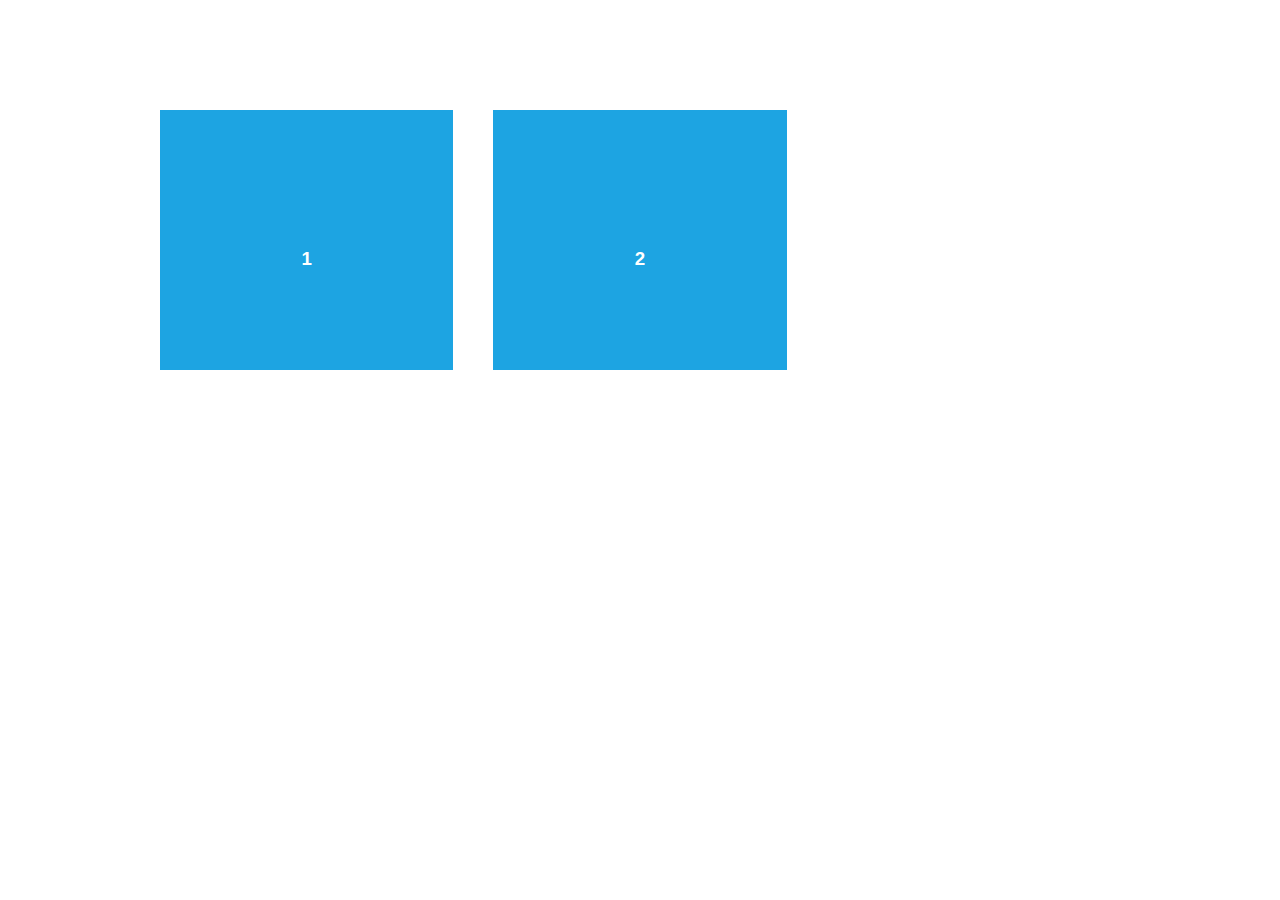
<file: aos-master/demo/async.html>
<!DOCTYPE html>
<html>
  <head>
    <meta charset="utf-8">
    <title>AOS - Animate on scroll library</title>
    <meta name="viewport" content="width=device-width">
    <link rel="stylesheet" href="css/styles.css" />
    <link rel="stylesheet" href="../dist/aos.css" />
  </head>
  <body>
    <div id="aos-demo" class="aos-all"></div>

    <script src="../dist/aos.js"></script>
    <script>
      AOS.init({
        easing: 'ease-in-out-sine'
      });

      setInterval(addItem, 300);

      var itemsCounter = 1;
      var container = document.getElementById('aos-demo');

      function addItem () {
        if (itemsCounter > 42) return;
        var item = document.createElement('div');
        item.classList.add('aos-item');
        item.setAttribute('data-aos', 'fade-up');
        item.innerHTML = '<div class="aos-item__inner"><h3>' + itemsCounter + '</h3></div>';
        container.appendChild(item);
        itemsCounter++;
      }
    </script>
  </body>
</html>
</file>
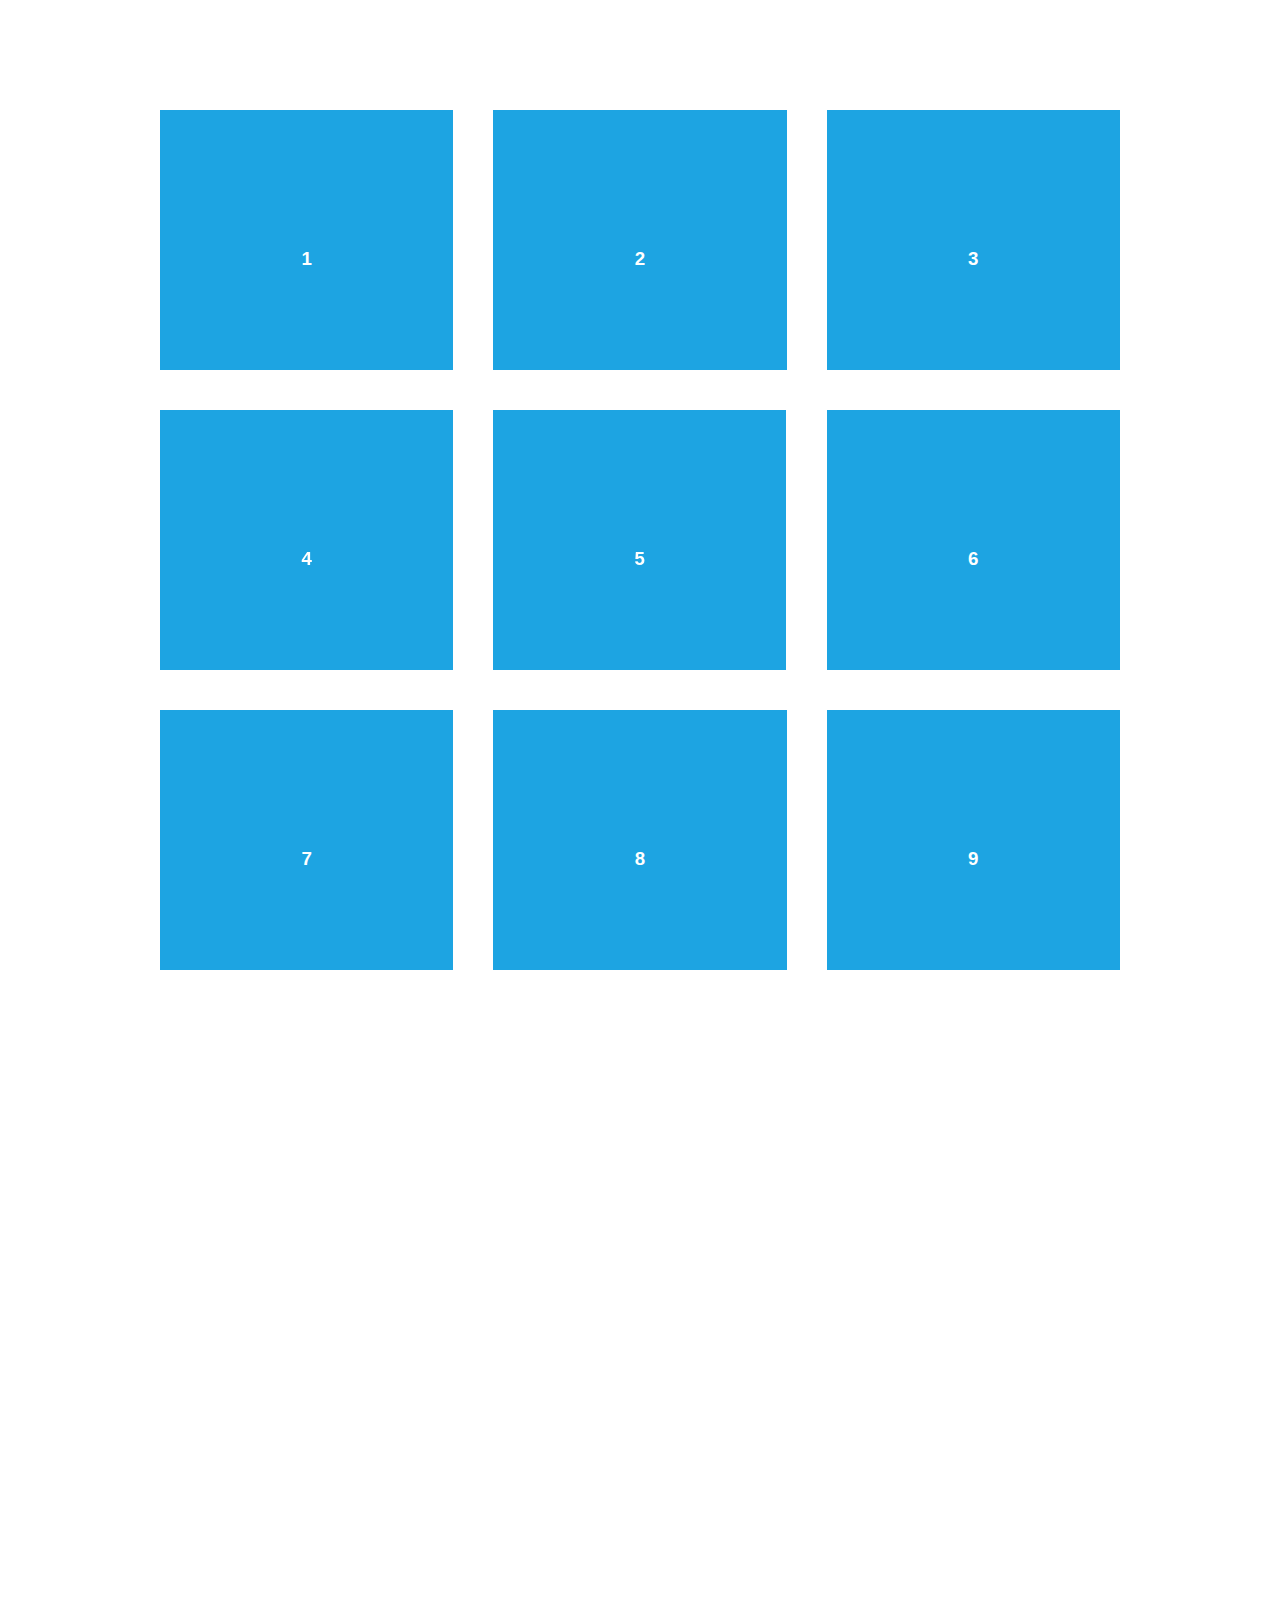
<file: aos-master/demo/simple.html>
<!DOCTYPE html>
<html>
  <head>
    <meta charset="utf-8">
    <title>AOS - Animate on scroll library</title>
    <meta name="viewport" content="width=device-width">
    <link rel="stylesheet" href="css/styles.css" />
    <link rel="stylesheet" href="../dist/aos.css" />
    <!--[if lt IE 9]>
    <script src="//html5shiv.googlecode.com/svn/trunk/html5.js"></script>
    <![endif]-->
  </head>
  <body>
    <div id="transcroller-body" class="aos-all">
      <div class="aos-item" data-aos="fade-up">
        <div class="aos-item__inner"><h3>1</h3></div>
      </div>
      <div class="aos-item" data-aos="fade-down">
        <div class="aos-item__inner"><h3>2</h3></div>
      </div>
      <div class="aos-item" data-aos="zoom-out-down">
        <div class="aos-item__inner"><h3>3</h3></div>
      </div>
      <div class="aos-item" data-aos="flip-down">
        <div class="aos-item__inner"><h3>4</h3></div>
      </div>
      <div class="aos-item" data-aos="flip-up">
        <div class="aos-item__inner"><h3>5</h3></div>
      </div>
      <div class="aos-item" data-aos="fade-down">
        <div class="aos-item__inner"><h3>6</h3></div>
      </div>
      <div class="aos-item" data-aos="fade-in">
        <div class="aos-item__inner"><h3>7</h3></div>
      </div>
      <div class="aos-item" data-aos="fade-down">
        <div class="aos-item__inner"><h3>8</h3></div>
      </div>
      <div class="aos-item" data-aos="fade-in">
        <div class="aos-item__inner"><h3>9</h3></div>
      </div>
      <div class="aos-item" data-aos="fade-down">
        <div class="aos-item__inner"><h3>10</h3></div>
      </div>
      <div class="aos-item" data-aos="fade-up">
        <div class="aos-item__inner"><h3>11</h3></div>
      </div>
      <div class="aos-item" data-aos="fade-down">
        <div class="aos-item__inner"><h3>12</h3></div>
      </div>
      <div class="aos-item" data-aos="fade-in">
        <div class="aos-item__inner"><h3>13</h3></div>
      </div>
      <div class="aos-item" data-aos="fade-up">
        <div class="aos-item__inner"><h3>14</h3></div>
      </div>
      <div class="aos-item" data-aos="fade-in">
        <div class="aos-item__inner"><h3>15</h3></div>
      </div>
      <div class="aos-item" data-aos="fade-up">
        <div class="aos-item__inner"><h3>16</h3></div>
      </div>
      <div class="aos-item" data-aos="fade-down">
        <div class="aos-item__inner"><h3>17</h3></div>
      </div>
      <div class="aos-item" data-aos="fade-up">
        <div class="aos-item__inner"><h3>18</h3></div>
      </div>
      <div class="aos-item" data-aos="zoom-out">
        <div class="aos-item__inner"><h3>19</h3></div>
      </div>
      <div class="aos-item" data-aos="fade-up">
        <div class="aos-item__inner"><h3>20</h3></div>
      </div>
      <div class="aos-item" data-aos="zoom-out">
        <div class="aos-item__inner"><h3>21</h3></div>
      </div>
      <div class="aos-item" data-aos="fade-in">
        <div class="aos-item__inner"><h3>22</h3></div>
      </div>
      <div class="aos-item" data-aos="zoom-out-up">
        <div class="aos-item__inner"><h3>23</h3></div>
      </div>
      <div class="aos-item" data-aos="zoom-out-down">
        <div class="aos-item__inner"><h3>24</h3></div>
      </div>
      <div class="aos-item" data-aos="fade-in">
        <div class="aos-item__inner"><h3>25</h3></div>
      </div>
      <div class="aos-item" data-aos="fade-in">
        <div class="aos-item__inner"><h3>26</h3></div>
      </div>
      <div class="aos-item" data-aos="fade-in">
        <div class="aos-item__inner"><h3>27</h3></div>
      </div>
      <div class="aos-item" data-aos="fade-in">
        <div class="aos-item__inner"><h3>28</h3></div>
      </div>
      <div class="aos-item" data-aos="fade-in">
        <div class="aos-item__inner"><h3>29</h3></div>
      </div>
      <div class="aos-item" data-aos="fade-in">
        <div class="aos-item__inner"><h3>30</h3></div>
      </div>
      <div class="aos-item" data-aos="fade-in">
        <div class="aos-item__inner"><h3>31</h3></div>
      </div>
      <div class="aos-item" data-aos="fade-in">
        <div class="aos-item__inner"><h3>32</h3></div>
      </div>
      <div class="aos-item" data-aos="fade-in">
        <div class="aos-item__inner"><h3>33</h3></div>
      </div>
      <div class="aos-item" data-aos="fade-in">
        <div class="aos-item__inner"><h3>34</h3></div>
      </div>
      <div class="aos-item" data-aos="fade-in">
        <div class="aos-item__inner"><h3>35</h3></div>
      </div>
      <div class="aos-item" data-aos="fade-in">
        <div class="aos-item__inner"><h3>36</h3></div>
      </div>
      <div class="aos-item" data-aos="fade-in">
        <div class="aos-item__inner"><h3>37</h3></div>
      </div>
      <div class="aos-item" data-aos="fade-in">
        <div class="aos-item__inner"><h3>38</h3></div>
      </div>
      <div class="aos-item" data-aos="fade-in">
        <div class="aos-item__inner"><h3>39</h3></div>
      </div>
      <div class="aos-item" data-aos="fade-in">
        <div class="aos-item__inner"><h3>40</h3></div>
      </div>
      <div class="aos-item" data-aos="fade-in">
        <div class="aos-item__inner"><h3>41</h3></div>
      </div>
      <div class="aos-item" data-aos="fade-in">
        <div class="aos-item__inner"><h3>42</h3></div>
      </div>
    </div>

    <script src="../dist/aos.js"></script>
    <script>
      AOS.init({
        easing: 'ease-in-out-sine'
      });
    </script>

    <!-- <script src="//cdnjs.cloudflare.com/ajax/libs/require.js/2.1.11/require.min.js"></script>
    <script>
      requirejs.config({
          baseUrl: '../dist',
      });

      require(['aos'], function(AOS){
          AOS.init({
              easing: 'ease-in-out-sine'
          });
      });
    </script> -->
  </body>
</html>
</file>
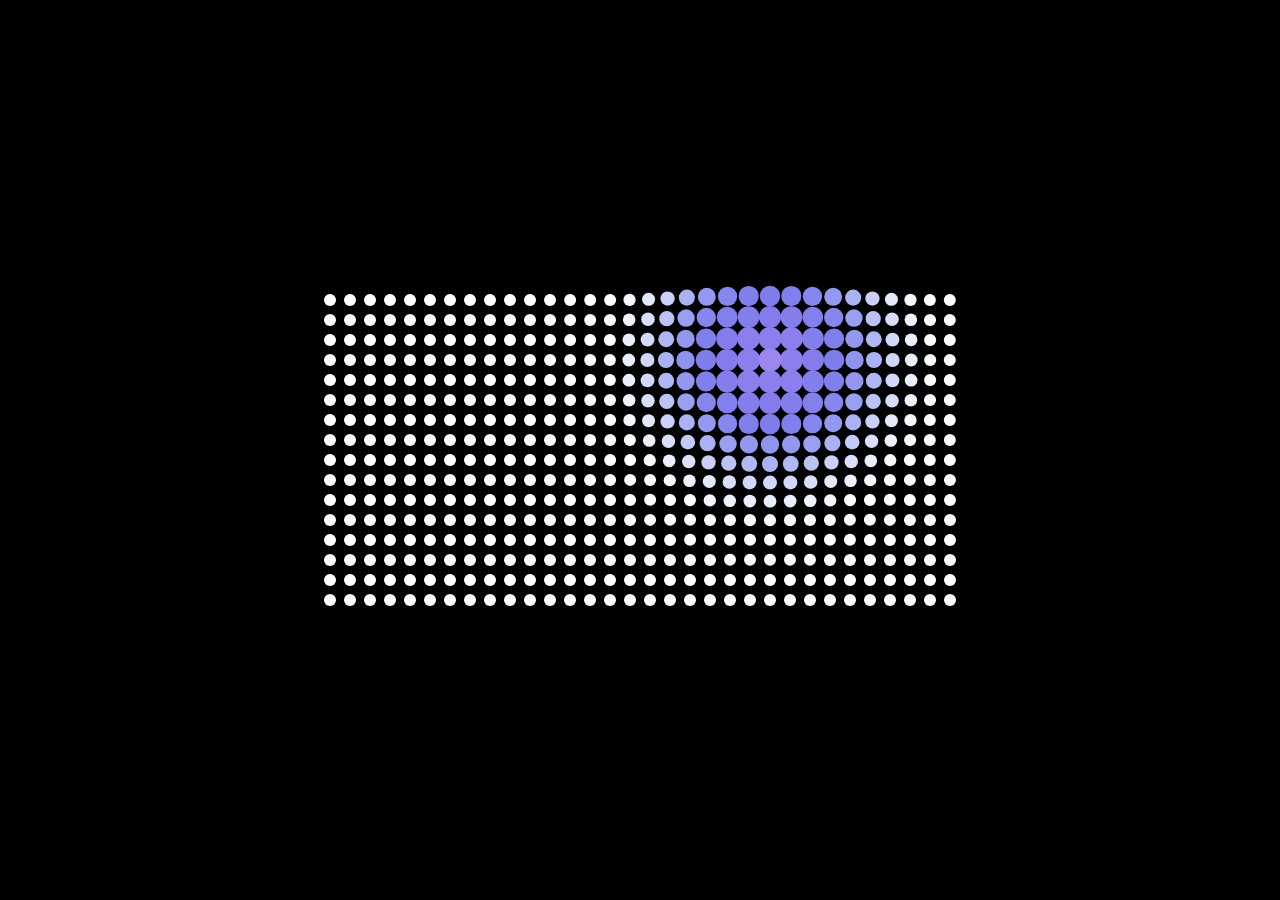
<file: anime-master/documentation/examples/advanced-staggering-2.html>
<!DOCTYPE html>
<html>
<head>
  <title>advanced staggering • anime.js</title>
  <meta charset="utf-8">
  <meta name="viewport" content="width=device-width, initial-scale=1, maximum-scale=1">
  <meta property="og:title" content="anime.js">
  <meta property="og:url" content="https://animejs.com">
  <meta property="og:description" content="Javascript Animation Engine">
  <meta property="og:image" content="https://animejs.com/documentation/assets/img/icons/og.png">
  <meta name="twitter:card" content="summary">
  <meta name="twitter:title" content="anime.js">
  <meta name="twitter:site" content="@juliangarnier">
  <meta name="twitter:description" content="Javascript Animation Engine">
  <meta name="twitter:image" content="https://animejs.com/documentation/assets/img/icons/twitter.png">
  <link rel="apple-touch-icon-precomposed" href="../assets/img/social-media-image.png">
  <link rel="icon" type="image/png" href="../assets/img/favicon.png" >
  <link href="../assets/css/animejs.css" rel="stylesheet">
  <link href="../assets/css/documentation.css" rel="stylesheet">
  <style>

    :root {
      font-size: 20px;
    }

    body {
      display: flex;
      flex-wrap: wrap;
      justify-content: center;
      align-items: center;
      height: 100vh;
      background-color: #000;
    }

    .stagger-visualizer {
      display: flex;
      flex-wrap: wrap;
      justify-content: center;
      align-items: center;
      position: relative;
      width: 32rem;
      height: 16rem;
    }

    .dots-wrapper {
      position: absolute;
      display: flex;
      flex-wrap: wrap;
      justify-content: center;
      align-items: center;
      width: 100%;
      height: 100%;
    }

    .stagger-visualizer .dot {
      position: relative;
      width: calc(1rem - 8px);
      height: calc(1rem - 8px);
      margin: 4px;
      border-radius: 50%;
      background-color: currentColor;
    }

  </style>
</head>
<body>

  <div class="stagger-visualizer">
    <div class="dots-wrapper"></div>
  </div>

</body>
<script type="module">

  import anime from '../../src/index.js';

  var advancedStaggeringAnimation = (function() {

    var staggerVisualizerEl = document.querySelector('.stagger-visualizer');
    var dotsWrapperEl = staggerVisualizerEl.querySelector('.dots-wrapper');
    var dotsFragment = document.createDocumentFragment();
    var grid = [32, 16];
    var cellSize = 1;
    var numberOfElements = grid[0] * grid[1];
    var animation;
    var paused = true;

    for (var i = 0; i < numberOfElements; i++) {
      var dotEl = document.createElement('div');
      dotEl.classList.add('dot');
      dotsFragment.appendChild(dotEl);
    }

    dotsWrapperEl.appendChild(dotsFragment);

    var index = anime.random(0, numberOfElements-1);
    var nextIndex = 0;

    function play() {

      paused = false;
      if (animation) animation.pause();

      nextIndex = anime.random(0, numberOfElements-1);

      var saturation = 75;

      var colorStart = anime.random(0, 256);
      var colorEnd = anime.random(0, 256);
      var colorRangeValue = [colorStart, colorEnd];
      var luminosityStart = anime.random(60, 80);
      var luminosityEnd = anime.random(20, 40);
      var luminosityRangeValue = [luminosityStart, luminosityEnd];

      function staggeredGridColors(el, i, total) {
        var hue = Math.round(anime.stagger(colorRangeValue, {grid: grid, from: index})(el, i, total));
        var luminosity = Math.round(anime.stagger(luminosityRangeValue, {grid: grid, from: index})(el, i, total));
        return 'hsl(' + hue + ', ' + saturation + '%, ' + luminosity + '%)';
      }

      animation = anime({
        targets: '.stagger-visualizer .dot',
        keyframes: [
          {
            zIndex: function(el, i, total) {
              return Math.round(anime.stagger([numberOfElements, 0], {grid: grid, from: index})(el, i, total));
            },
            translateX: anime.stagger('-.001rem', {grid: grid, from: index, axis: 'x'}),
            translateY: anime.stagger('-.001rem', {grid: grid, from: index, axis: 'y'}),
            duration: 200
          }, {
            translateX: anime.stagger('.075rem', {grid: grid, from: index, axis: 'x'}),
            translateY: anime.stagger('.075rem', {grid: grid, from: index, axis: 'y'}),
            scale: anime.stagger([2, .2], {grid: grid, from: index}),
            backgroundColor: staggeredGridColors,
            duration: 450
          }, {
            translateX: 0,
            translateY: 0,
            scale: 1,
            duration: 500,
          }
        ],
        delay: anime.stagger(60, {grid: grid, from: index}),
        easing: 'easeInOutQuad',
        complete: play
      }, 30)

      index = nextIndex;

    }

    play();

  })();

</script>
</html>
</file>
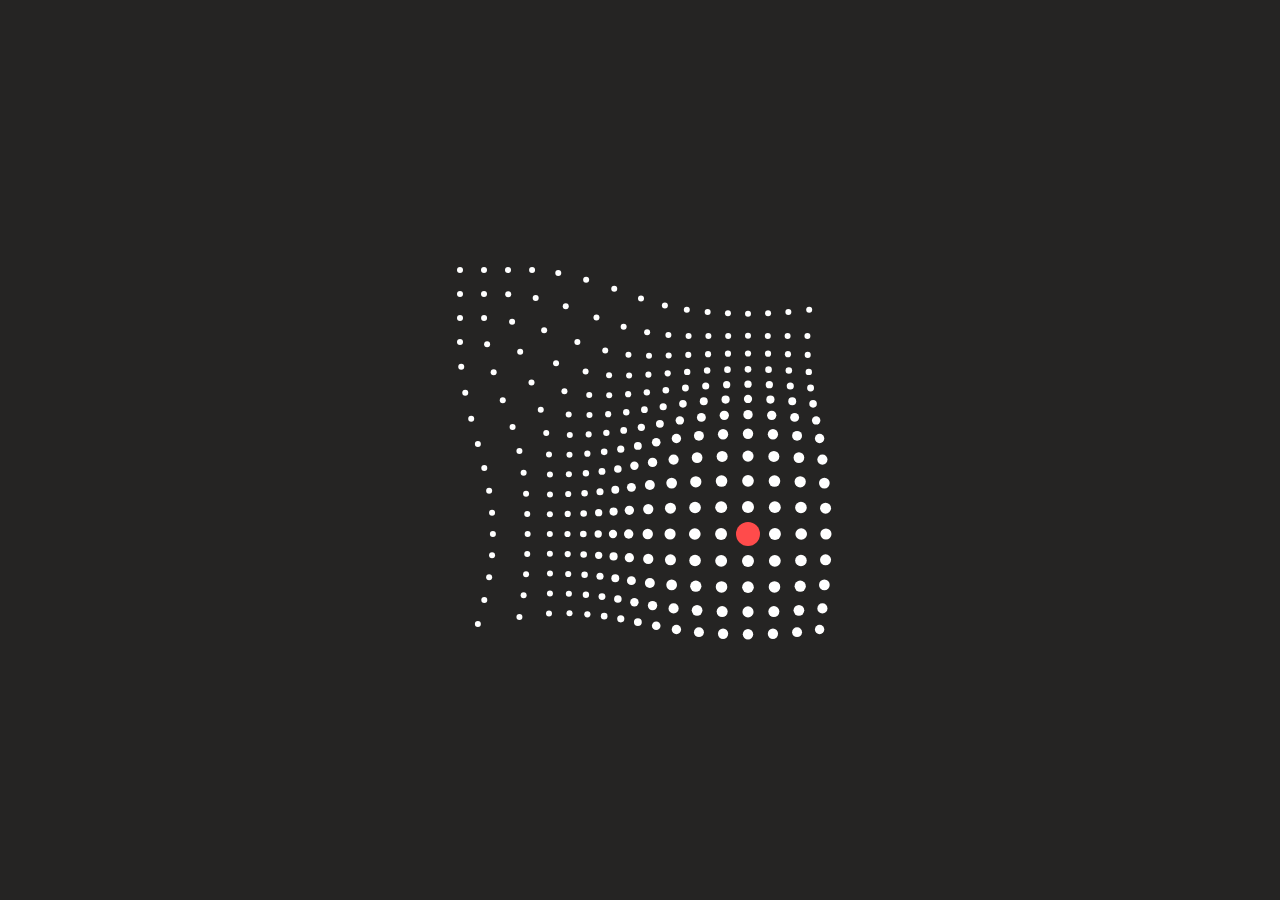
<file: anime-master/documentation/examples/advanced-staggering.html>
<!DOCTYPE html>
<html>
<head>
  <title>advanced staggering • anime.js</title>
  <meta charset="utf-8">
  <meta name="viewport" content="width=device-width, initial-scale=1, maximum-scale=1">
  <meta property="og:title" content="anime.js">
  <meta property="og:url" content="https://animejs.com">
  <meta property="og:description" content="Javascript Animation Engine">
  <meta property="og:image" content="https://animejs.com/documentation/assets/img/icons/og.png">
  <meta name="twitter:card" content="summary">
  <meta name="twitter:title" content="anime.js">
  <meta name="twitter:site" content="@juliangarnier">
  <meta name="twitter:description" content="Javascript Animation Engine">
  <meta name="twitter:image" content="https://animejs.com/documentation/assets/img/icons/twitter.png">
  <link rel="apple-touch-icon-precomposed" href="../assets/img/social-media-image.png">
  <link rel="icon" type="image/png" href="../assets/img/favicon.png" >
  <link href="../assets/css/animejs.css" rel="stylesheet">
  <link href="../assets/css/documentation.css" rel="stylesheet">
  <style>

    :root {
      font-size: 24px;
    }

    body {
      display: flex;
      flex-wrap: wrap;
      justify-content: center;
      align-items: center;
      height: 100vh;
    }

    .stagger-visualizer {
      position: relative;
      display: flex;
      flex-wrap: wrap;
      justify-content: center;
      align-items: center;
      width: 16rem;
      height: 16rem;
    }

    .stagger-visualizer .dot {
      position: relative;
      width: .25rem;
      height: .25rem;
      margin: .375rem;
      background-color: currentColor;
      border-radius: 50%;
    }

    .stagger-visualizer .cursor {
      position: absolute;
      z-index: 1;
      top: 0;
      left: 0;
      width: 1rem;
      height: 1rem;
      background-color: currentColor;
      border-radius: 50%;
    }

  </style>
</head>
<body>

  <div class="stagger-visualizer">
    <div class="cursor color-red"></div>
  </div>

</body>
<script type="module">

  import anime from '../../src/index.js';

  const staggerVisualizerEl = document.querySelector('.stagger-visualizer');
  const fragment = document.createDocumentFragment();
  const numberOfElements = 16*16;
  var animation;

  for (let i = 0; i < numberOfElements; i++) {
    const dotEl = document.createElement('div');
    dotEl.classList.add('dot');
    fragment.appendChild(dotEl);
  }

  staggerVisualizerEl.appendChild(fragment);

  let index = anime.random(0, numberOfElements);
  let nextIndex = 0;

  function animateGrid() {

    if (animation) animation.pause();

    nextIndex = anime.random(0, numberOfElements);

    anime.set('.cursor', {
      translateX: anime.stagger('-1rem', {grid: [16, 16], from: index, axis: 'x'}),
      translateY: anime.stagger('-1rem', {grid: [16, 16], from: index, axis: 'y'})
    });

    animation = anime.timeline({
      easing: 'easeInOutQuad',
      complete: animateGrid
    })
    .add({
      targets: '.cursor',
      keyframes: [
        { scale: .625 }, 
        { scale: 1.125 },
        { scale: 1 }
      ],
      duration: 600
    })
    .add({
      targets: '.dot',
      keyframes: [
        {
          translateX: anime.stagger('-.175rem', {grid: [16, 16], from: index, axis: 'x'}),
          translateY: anime.stagger('-.175rem', {grid: [16, 16], from: index, axis: 'y'}),
          duration: 200
        }, {
          translateX: anime.stagger('.125rem', {grid: [16, 16], from: index, axis: 'x'}),
          translateY: anime.stagger('.125rem', {grid: [16, 16], from: index, axis: 'y'}),
          scale: 2,
          duration: 500
        }, {
          translateX: 0,
          translateY: 0,
          scale: 1,
          duration: 600,
        }
      ],
      delay: anime.stagger(50, {grid: [16, 16], from: index})
    }, '-=600')
    .add({
      targets: '.cursor',
      translateX: { value: anime.stagger('-1rem', {grid: [16, 16], from: nextIndex, axis: 'x'}), duration: anime.random(400, 1200) },
      translateY: { value: anime.stagger('-1rem', {grid: [16, 16], from: nextIndex, axis: 'y'}), duration: anime.random(400, 1200) },
      easing: 'easeOutSine'
    }, '-=1100')

    index = nextIndex;

  }

  animateGrid();

</script>
</html>
</file>
<file: anime-master/documentation/examples/animejs-mgs-logo-animation.html>
<!DOCTYPE html>
<html>
<head>
  <title>Anime MGS logo animation | anime.js</title>
  <meta charset="utf-8">
  <meta name="viewport" content="width=device-width, initial-scale=1, maximum-scale=1">
  <meta property="og:title" content="anime.js">
  <meta property="og:url" content="https://animejs.com">
  <meta property="og:description" content="Javascript Animation Engine">
  <meta property="og:image" content="https://animejs.com/documentation/assets/img/icons/og.png">
  <meta name="twitter:card" content="summary">
  <meta name="twitter:title" content="anime.js">
  <meta name="twitter:site" content="@juliangarnier">
  <meta name="twitter:description" content="Javascript Animation Engine">
  <meta name="twitter:image" content="https://animejs.com/documentation/assets/img/icons/twitter.png">
  <link rel="apple-touch-icon-precomposed" href="../assets/img/social-media-image.png">
  <link rel="icon" type="image/png" href="../assets/img/favicon.png">
  <link href="../assets/css/animejs.css" rel="stylesheet">
  <link href="../assets/css/documentation.css" rel="stylesheet">
  <script src="../../lib/anime.min.js"></script>
  <!-- <script src="../assets/js/anime/anime.2.2.0.js"></script> -->
  <style>

    html,
    body {
      background-color: black;
    }

    section {
      position: absolute;
      width: 100%;
      height: 100%;
      display: flex;
      justify-content: center;
    }

    .mgs-logo { margin: auto; }
    .vert { transform-origin: center bottom; }
    .hori { transform-origin: 0% 50%; }
    .diag-left { transform-origin: 100% 100%; }
    .diag-right { transform-origin: 100% 0%; }

    .stripes path,
    .text-fills path,
    .katakana path,
    .line {
      opacity: 0
    }

  </style>
</head>
<body>
  <section>
    <svg class="mgs-logo" width="100%" height="448" viewBox="0 0 1024 448">
      <g class="stripes" transform="translate(321.000000, 160.000000)" fill="#FFF">
        <path d="M8,20 L12,16 L92,16 L88,20 L8,20 L8,20 L8,20 L8,20 Z" class="stripe stripe-left"></path>
        <path d="M4,24 L0,28 L80,28 L84,24 L4,24 L4,24 L4,24 L4,24 Z" class="stripe stripe-left"></path>
        <path d="M16,12 L20,8 L100,8 L96,12 L16,12 L16,12 L16,12 L16,12 Z" class="stripe stripe-left"></path>
        <path d="M24,4 L28,0 L108,7.10542736e-15 L104,4 L24,4 L24,4 L24,4 L24,4 Z" class="stripe stripe-left"></path>
      </g>
      <g class="stripes" transform="translate(592.000000, 160.000000)" fill="#FFF">
        <path d="M8,20 L12,16 L92,16 L88,20 L8,20 L8,20 L8,20 L8,20 Z" class="stripe stripe-right"></path>
        <path d="M4,24 L0,28 L80,28 L84,24 L4,24 L4,24 L4,24 L4,24 Z" class="stripe stripe-right"></path>
        <path d="M16,12 L20,8 L100,8 L96,12 L16,12 L16,12 L16,12 L16,12 Z" class="stripe stripe-right"></path>
        <path d="M24,4 L28,0 L108,7.10542736e-15 L104,4 L24,4 L24,4 L24,4 L24,4 Z" class="stripe stripe-right"></path>
      </g>
      <g class="katakana" transform="translate(202.000000, 128.000000)" fill="#FFF">
        <path d="M55,33 L56,32 L136,32 L135,33 L55,33 Z" data-d="M0,92 L60,32 L140,32 L80,92 L0,92 Z"></path>
        <path d="M28,28 L29,28 L1,0 L0,0 L28,28 Z" data-d="M32,28 L230,28 L202,0 L4,0 L32,28 Z"></path>
        <path d="M232,28 L204,0 L205,0 L233,28 L232,28 Z" data-d="M236,28 L208,0 L388,0 L416,28 L236,28 Z"></path>
        <path d="M169,92 L197,64 L199,64 L171,92 L169,92 Z" data-d="M173,92 L201,64 L381,64 L353,92 L173,92 Z"></path>
        <path d="M435,92 L355,92 L356,91 L436,91 L435,92 Z" data-d="M439,92 L359,92 L387,64 L467,64 L439,92 Z"></path>
        <path d="M497,28 L498,28 L470,0 L469,0 L497,28 Z" data-d="M422,28 L502,28 L474,0 L394,0 L422,28 Z"></path>
        <path d="M476,65 L556,65 L555,64 L475,64 L476,65 Z" data-d="M507,92 L587,92 L559,64 L479,64 L507,92 Z"></path>
        <path d="M554,59 L553,60 L473,60 L474,59 L554,59 Z" data-d="M617,0 L557,60 L477,60 L537,0 L617,0 Z"></path>
      </g>
      <g class="text-fills" transform="translate(128.000000, 240.000000)" fill="#FFF">
        <path d="M0,48 L0,68 L16,84 L96,84 L112,68 L112,16 L96,0 L20,0 L0,20 L92,20 L92,64 L20,64 L20,52 L60,52 L80,32 L16,32 L0,48 Z" id="a"></path>
        <path d="M216,84 L236,84 L236,16 L220,0 L140,0 L124,16 L124,84 L144,84 L144,20 L216,20 L216,84 L216,84 Z" id="n"></path>
        <path d="M248,0 L268,0 L268,84 L248,84 L248,0 Z" id="i"></path>
        <path d="M300,20 L300,84 L280,84 L280,16 L296,0 L408,0 L424,16 L424,84 L404,84 L404,20 L362,20 L362,84 L342,84 L342,20 L300,20 Z" id="m"></path>
        <path d="M548,36 L548,16 L532,2.55795385e-13 L452,2.4158453e-13 L436,16 L436,68 L452,84 L528,84 L548,64 L456,64 L456,20 L528,20 L528,32 L488,32 L468,52 L532,52 L548,36 L548,36 Z" id="e"></path>
        <path d="M562,64 L582,84 L626,84 L642,68 L642,0 L622,0 L622,64 L562,64 Z" id="j"></path>
        <path d="M674,20 L766,20 L746,0 L670,0 L654,16 L654,36 L670,52 L746,52 L746,64 L654,64 L674,84 L750,84 L766,68 L766,48 L750,32 L674,32 L674,20 Z" id="s"></path>
      </g>
      <g stroke="#FFF" stroke-width="2" fill="none" fill-rule="evenodd">
        <path d="M148,292 L148,304" class="line vert" stroke-linecap="square"></path>
        <path d="M128,288 L128,308" class="line vert" stroke-linecap="square"></path>
        <path d="M148,240 L128,260" class="line diag-right"></path>
        <path d="M128,308 L144,324" class="line diag-left"></path>
        <path d="M144,272 L128,288" class="line diag-right"></path>
        <path d="M148,240 L224,240" class="line hori" stroke-linecap="square"></path>
        <path d="M144,272 L208,272" class="line hori" stroke-linecap="square"></path>
        <path d="M148,292 L188,292" class="line hori" stroke-linecap="square"></path>
        <path d="M148,304 L220,304" class="line hori" stroke-linecap="square"></path>
        <path d="M144,324 L224,324" class="line hori" stroke-linecap="square"></path>
        <path d="M129,260 L220,260" class="line hori" stroke-linecap="square"></path>
        <path d="M208,272 L188,292" class="line diag-right"></path>
        <path d="M220,260 L220,304" class="line vert" stroke-linecap="square"></path>
        <path d="M224,240 L240,256" class="line diag-left"></path>
        <path d="M240,308 L224,324" class="line diag-right"></path>
        <path d="M240,256 L240,308" class="line vert" stroke-linecap="square"></path>
        <path d="M252,256 L252,324" class="line vert" stroke-linecap="square"></path>
        <path d="M268,240 L252,256" class="line diag-right"></path>
        <path d="M252,324 L272,324" class="line hori" stroke-linecap="square"></path>
        <path d="M272,260 L272,324" class="line vert" stroke-linecap="square"></path>
        <path d="M268,240 L348,240" class="line hori" stroke-linecap="square"></path>
        <path d="M272,260 L344,260" class="line hori" stroke-linecap="square"></path>
        <path d="M344,260 L344,324" class="line vert" stroke-linecap="square"></path>
        <path d="M348,240 L364,256" class="line diag-left"></path>
        <path d="M344,324 L364,324" class="line hori" stroke-linecap="square"></path>
        <path d="M364,256 L364,324" class="line vert" stroke-linecap="square"></path>
        <path d="M376,240 L376,324" class="line vert" stroke-linecap="square"></path>
        <path d="M376,324 L396,324" class="line hori" stroke-linecap="square"></path>
        <path d="M376,240 L396,240" class="line hori" stroke-linecap="square"></path>
        <path d="M396,240 L396,324" class="line vert" stroke-linecap="square"></path>
        <path d="M408,256 L408,324" class="line vert" stroke-linecap="square"></path>
        <path d="M424,240 L408,256" class="line diag-right"></path>
        <path d="M408,324 L428,324" class="line hori" stroke-linecap="square"></path>
        <path d="M428,261 L428,323" class="line vert" stroke-linecap="square"></path>
        <path d="M424,240 L536,240" class="line hori" stroke-linecap="square"></path>
        <path d="M428,260 L470,260" class="line hori" stroke-linecap="square"></path>
        <path d="M470,261 L470,323" class="line vert" stroke-linecap="square"></path>
        <path d="M470,324 L490,324" class="line hori" stroke-linecap="square"></path>
        <path d="M490,261 L490,323" class="line vert" stroke-linecap="square"></path>
        <path d="M490,260 L532,260" class="line hori" stroke-linecap="square"></path>
        <path d="M532,261 L532,323" class="line vert" stroke-linecap="square"></path>
        <path d="M536,240 L552,256" class="line diag-left"></path>
        <path d="M532,324 L552,324" class="line hori" stroke-linecap="square"></path>
        <path d="M552,256 L552,324" class="line vert" stroke-linecap="square"></path>
        <path d="M564,256 L564,308" class="line vert" stroke-linecap="square"></path>
        <path d="M564,308 L580,324" class="line diag-left"></path>
        <path d="M580,240 L564,256" class="line diag-right"></path>
        <path d="M584,260 L584,304" class="line vert" stroke-linecap="square"></path>
        <path d="M616,272 L596,292" class="line diag-right"></path>
        <path d="M580,240 L660,240" class="line hori" stroke-linecap="square"></path>
        <path d="M584,260 L656,260" class="line hori" stroke-linecap="square"></path>
        <path d="M580,324 L656,324" class="line hori" stroke-linecap="square"></path>
        <path d="M596,292 L660,292" class="line hori" stroke-linecap="square"></path>
        <path d="M616,272 L656,272" class="line hori" stroke-linecap="square"></path>
        <path d="M656,260 L656,272" class="line vert" stroke-linecap="square"></path>
        <path d="M660,240 L676,256" class="line diag-left"></path>
        <path d="M676,304 L656,324" class="line diag-right"></path>
        <path d="M676,276 L660,292" class="line diag-right"></path>
        <path d="M584,304 L676,304" class="line hori" stroke-linecap="square"></path>
        <path d="M676,256 L676,276" class="line vert" stroke-linecap="square"></path>
        <path d="M690,304 L710,324" class="line diag-left"></path>
        <path d="M690,304 L750,304" class="line hori" stroke-linecap="square"></path>
        <path d="M710,324 L754,324" class="line hori" stroke-linecap="square"></path>
        <path d="M750,240 L750,304" class="line vert" stroke-linecap="square"></path>
        <path d="M770,308 L754,324" class="line diag-right"></path>
        <path d="M750,240 L770,240" class="line hori" stroke-linecap="square"></path>
        <path d="M770,240 L770,308" class="line vert" stroke-linecap="square"></path>
        <path d="M782,256 L782,276" class="line vert" stroke-linecap="square"></path>
        <path d="M782,276 L798,292" class="line diag-left"></path>
        <path d="M782,304 L802,324" class="line diag-left"></path>
        <path d="M798,240 L782,256" class="line diag-right"></path>
        <path d="M802,260 L802,272" class="line vert" stroke-linecap="square"></path>
        <path d="M798,240 L874,240" class="line hori" stroke-linecap="square"></path>
        <path d="M802,272 L878,272" class="line hori" stroke-linecap="square"></path>
        <path d="M802,324 L878,324" class="line hori" stroke-linecap="square"></path>
        <path d="M798,292 L874,292" class="line hori" stroke-linecap="square"></path>
        <path d="M782,304 L874,304" class="line hori" stroke-linecap="square"></path>
        <path d="M874,292 L874,304" class="line vert" stroke-linecap="square"></path>
        <path d="M878,272 L894,288" class="line diag-left"></path>
        <path d="M874,240 L894,260" class="line diag-left"></path>
        <path d="M894,308 L878,324" class="line diag-right"></path>
        <path d="M802,260 L894,260" class="line hori" stroke-linecap="square"></path>
        <path d="M894,288 L894,308" class="line vert" stroke-linecap="square"></path>
      </g>
    </svg>
  </section>
  <script>

  var logoAnimation = anime.timeline({
    direction: 'alternate',
    loop: true
  });

  logoAnimation
  .add({
      targets: '.stripes path',
      translateX: [-1000, 0],
      opacity: {
        value: 1,
        duration: 100
      },
      fill: '#F9C100',
      delay: (el, i) => 2200 + (i * 75),
      duration: 400,
      easing: 'easeOutExpo',
    }, 0)
  .add({
      targets: '.katakana path',
      d: (el) => el.getAttribute('data-d'),
      opacity: {
        value: [0, 1],
        duration: 100
      },
      fill: '#F9C100',
      delay: (el, i) => 2400 + (i * 120),
      duration: 1200,
      easing: 'easeOutCirc',
    }, 0)
    .add({
      targets: '.text-fills path',
      opacity: [0, 1],
      fill: '#F9C100',
      easing: 'easeOutExpo',
      duration: 200,
      delay: (t, i) => 3300 + (anime.random(0, 450)),
    }, 0)
    .add({
      targets: '.line',
      translateX: (target) => {
        let x = 1200;
        let translate;
        if (target.classList.contains('hori')) translate = anime.random(0, 1) ? x : -x;
        if (target.classList.contains('diag-right') || target.classList.contains('diag-left')) translate =  x / 3;
        return [translate, 0];
      },
      translateY: (target) => {
        let y = 1200;
        let translate;
        if (target.classList.contains('vert')) translate = anime.random(0, 1) ? y : -y;
        if (target.classList.contains('diag-right')) translate =  -y / 3;
        if (target.classList.contains('diag-left')) translate =  y / 3;
        return [translate, 0];
      },
      stroke: '#F9C100',
      opacity: {
        value: [0, 1],
        duration: 100,
      },
      delay: (t, i) => (i * 25),
      duration: 500,
      easing: 'easeOutSine',
    }, 0);

  </script>
  <script src="../assets/js/vendors/stats.min.js"></script>
</body>
</html>
</file>
<file: anime-master/documentation/examples/animejs-v2-logo-animation.html>
<!DOCTYPE html>
<html>
<head>
  <title>Anime logo animation | anime.js</title>
  <meta charset="utf-8">
  <meta name="viewport" content="width=device-width, initial-scale=1, maximum-scale=1">
  <meta property="og:title" content="anime.js">
  <meta property="og:url" content="https://animejs.com">
  <meta property="og:description" content="Javascript Animation Engine">
  <meta property="og:image" content="https://animejs.com/documentation/assets/img/icons/og.png">
  <meta name="twitter:card" content="summary">
  <meta name="twitter:title" content="anime.js">
  <meta name="twitter:site" content="@juliangarnier">
  <meta name="twitter:description" content="Javascript Animation Engine">
  <meta name="twitter:image" content="https://animejs.com/documentation/assets/img/icons/twitter.png">
  <link rel="apple-touch-icon-precomposed" href="../assets/img/social-media-image.png">
  <link rel="icon" type="image/png" href="../assets/img/favicon.png">
  <link href="../assets/css/animejs.css" rel="stylesheet">
  <link href="../assets/css/documentation.css" rel="stylesheet">
  <script src="../../lib/anime.min.js"></script>
  <!-- <script src="../assets/js/anime/anime.2.2.0.js"></script> -->
  <style>
    body {
      opacity: 0;
      display: flex;
      flex-direction: column;
      justify-content: center;
    }
    body.ready {
      opacity: 1;
    }
    .logo-animation {
      display: flex;
      align-items: center;
      justify-content: center;
      width: 100%;
      margin-top: -40px;
    }
    .letters {
      position: relative;
      display: flex;
      width: 682px;
      height: 162px;
    }
    .letter {
      position: relative;
      width: 162px;
      height: 162px;
    }
    .letter:not(:first-child) {
      margin-left: -42px;
    }
    .letter-i {
      z-index: 1;
      width: 82px;
      transform-origin: 100% 50%;
    }
    .dot {
      position: absolute;
      width: 42px;
      height: 42px;
      transform: scale(0);
    }
    .dot-i {
      top: 0;
      left: 240px;
    }
    .dot-e {
      bottom: 0;
      right: 0;
    }
    .logo-icon {
      display: flex;
      position: absolute;
      left: 230px;
      top: -10px;
      width: 222px;
      height: 62px;
    }
    .icon {
      width: 62px;
      height: 62px;
      opacity: 0;
    }
    .icon-text {
      position: absolute;
      top: 60px;
      left: 60px;
      width: 160px;
      height: 62px;
    }
    .icon-text path,
    .icon-text polygon {
      opacity: 0;
    }
  </style>
</head>
<body>
  <div class="logo-animation">
    <div class="letters">
      <div class="letter letter-a">
        <svg viewBox="0 0 162 162">
          <g fill="none" fill-rule="evenodd" stroke="#5E89FB">
            <path class="fill in" stroke-width="40" d="M101 141H81a60 60 0 1 1 0-120c33.14 0 59 26.86 60 60v80"/>
            <path class="fill out" stroke-width="40" d="M141 161V81c-1-33.14-26.86-60-60-60a60 60 0 1 0 0 120h20"/>
            <path class="line out" stroke-width="2" d="M121 161V81.33C120.18 58.59 102.7 41 81 41a40 40 0 1 0 0 80h20v40H81A80 80 0 1 1 81 1c43.8 0 78.66 35.27 80 79.7V161h-40z"/>
          </g>
        </svg>
      </div>
      <div class="letter letter-n">
        <svg viewBox="0 0 162 162">
          <g fill="none" fill-rule="evenodd" stroke="#FB155A">
            <path class="fill in" stroke-width="40" d="M21 161V1"/>
            <path class="fill out" stroke-width="40" d="M21 1v160"/>
            <path class="fill in" stroke-width="40" d="M21 161V81c1-33.14 26.86-60 60-60a60 60 0 0 1 60 60v80"/>
            <path class="fill out" stroke-width="40" d="M141 161V81a60 60 0 0 0-60-60c-33.14 0-59 26.86-60 60v80"/>
            <path class="line out" stroke-width="2" d="M41 161V1H1v160h40z"/>
            <path class="line out" stroke-width="2" d="M1 161V80.4C2.35 36.27 37.2 1 81 1a80 80 0 0 1 80 80v80h-40V81a40 40 0 0 0-40-40c-21.7 0-39.18 17.59-40 40.33V161H1z"/>
          </g>
        </svg>
      </div>
      <div class="letter letter-i">
        <svg viewBox="0 0 82 162">
          <g fill="none" fill-rule="evenodd" stroke="#18FF92">
            <path class="fill in" stroke-width="40" d="M21 61v20a60 60 0 0 0 60 60"/>
            <path class="fill out" stroke-width="40" d="M81 141a60 60 0 0 1-60-60V61"/>
            <path class="line out" stroke-width="2" d="M81 121a40 40 0 0 1-40-40V61H1v20a80 80 0 0 0 80 80v-40z"/>
          </g>
        </svg>
      </div>
      <div class="letter letter-m-1">
        <svg viewBox="0 0 162 162">
          <g fill="none" fill-rule="evenodd" stroke="#5E89FB">
            <path class="fill in" stroke-width="40" d="M21 161V1"/>
            <path class="fill out" stroke-width="40" d="M21 1v160"/>
            <path class="fill in" stroke-width="40" d="M21 161V81c1-33.14 26.86-60 60-60a60 60 0 0 1 60 60v80"/>
            <path class="fill out" stroke-width="40" d="M141 161V81a60 60 0 0 0-60-60c-33.14 0-59 26.86-60 60v80"/>
            <path class="line out" stroke-width="2" d="M41 161V1H1v160h40z"/>
            <path class="line out" stroke-width="2" d="M1 161V80.4C2.35 36.27 37.2 1 81 1a80 80 0 0 1 80 80v80h-40V81a40 40 0 0 0-40-40c-21.7 0-39.18 17.59-40 40.33V161H1z"/>
          </g>
        </svg>
      </div>
      <div class="letter letter-m-2">
        <svg viewBox="0 0 162 162">
          <g fill="none" fill-rule="evenodd" stroke="#FB155A">
            <path class="fill in" stroke-width="40" d="M21 161V81c1-33.14 26.86-60 60-60a60 60 0 0 1 60 60v80"/>
            <path class="fill out" stroke-width="40" d="M141 161V81a60 60 0 0 0-60-60c-33.14 0-59 26.86-60 60v80"/>
            <path class="line out" stroke-width="2" d="M1 161V80.4C2.35 36.27 37.2 1 81 1a80 80 0 0 1 80 80v80h-40V81a40 40 0 0 0-40-40c-21.7 0-39.18 17.59-40 40.33V161H1z"/>
          </g>
        </svg>
      </div>
      <div class="letter letter-e">
        <svg viewBox="0 0 162 162">
          <g fill="none" fill-rule="evenodd" stroke="#18FF92">
            <path class="fill in" stroke-width="40" d="M81 101h60V81c-1-33.14-26.86-60-60-60a60 60 0 1 0 0 120"/>
            <path class="fill out" stroke-width="40" d="M81 141a60 60 0 1 1 0-120c33.14 0 59 26.86 60 60v20H81"/>
            <path class="line out" stroke-width="2" d="M81 81v40h80V80.7C159.66 36.27 124.8 1 81 1a80 80 0 1 0 0 160v-40a40 40 0 1 1 0-80c21.6 0 39.01 17.42 39.99 40H81z"/>
          </g>
        </svg>
      </div>
      <div class="logo-icon">
        <div class="icon">
          <svg viewBox="0 0 62 62">
            <g fill="none" fill-rule="evenodd" stroke-width="2" transform="translate(1 1)">
              <path class="icon-curve" stroke="#FF1554" d="M0 16a80.88 80.88 0 0 1 44 44"/>
              <path class="icon-line" stroke="#5E89FB" d="M4 0h54a2 2 0 0 1 2 2.01V58A2 2 0 0 1 58 60H2a2 2 0 0 1-2-2.01V2A2 2 0 0 1 2 0h2z"/>
              <rect width="40" height="40" x="10" y="10" stroke="#18FF92" rx="20"/>
            </g>
          </svg>
        </div>
        <div class="icon-text">
          <svg viewBox="0 0 160 62">
            <g fill="#FBF3FB" fill-rule="evenodd">
              <path d="M27.33 18h1.73l10.15 25.7h-1.69l-3.24-8.24H21.97l-3.28 8.24H17L27.33 18zm6.45 16.1l-5.51-14.55h-.07l-5.73 14.54h11.3z"/>
              <polygon points="51.334 18 53.314 18 69.55 41.58 69.622 41.58 69.622 18 71.206 18 71.206 43.704 69.334 43.704 52.99 19.944 52.918 19.944 52.918 43.704 51.334 43.704"/>
              <polygon points="86.027 18 87.611 18 87.611 43.704 86.027 43.704"/>
              <polygon points="102.433 18 104.701 18 114.745 41.94 114.817 41.94 124.753 18 127.021 18 127.021 43.704 125.437 43.704 125.437 19.944 125.365 19.944 115.573 43.704 113.989 43.704 104.089 19.944 104.017 19.944 104.017 43.704 102.433 43.704"/>
              <polygon points="141.843 18 159.123 18 159.123 19.368 143.427 19.368 143.427 29.664 158.187 29.664 158.187 31.032 143.427 31.032 143.427 42.336 159.303 42.336 159.303 43.704 141.843 43.704"/>
            </g>
          </svg>
        </div>
      </div>
      <div class="dot dot-i">
        <svg viewBox="0 0 42 42">
          <g fill="none" fill-rule="evenodd">
            <rect width="40" height="40" x="1" y="1" fill="#17F28C" rx="20"/>
          </g>
        </svg>
      </div>
      <div class="dot dot-e">
        <svg viewBox="0 0 42 42">
          <g fill="none" fill-rule="evenodd">
            <rect width="40" height="40" x="1" y="1" fill="#FFFFFF" rx="20"/>
          </g>
        </svg>
      </div>
    </div>
  </div>
  <script>

    var logoAnimation = (function() {

      var logoEl = document.querySelector('.logo-animation');
      var pathEls = document.querySelectorAll('.logo-animation path:not(.icon-curve)');
      var innerWidth = window.innerWidth;
      var maxWidth = 740;
      var logoScale = innerWidth <= maxWidth ? innerWidth / maxWidth : 1;
      var logoTimeline = anime.timeline({ autoplay: false, direction: 'alternate', loop: true });

      logoEl.style.transform = 'translateY(50px) scale('+logoScale+')';

      for (var i = 0; i < pathEls.length; i++) {
        var el = pathEls[i];
        el.setAttribute('stroke-dashoffset', anime.setDashoffset(el));
      }

      logoTimeline
        .add({
          targets: '.dot-e',
          translateX: [
            { value: -600, duration: 520, delay: 200, easing: 'easeInQuart' },
            { value: [-100, 0], duration: 500, delay: 1000, easing: 'easeOutQuart' }
          ],
          scale: [
            { value: [0, 1], duration: 200, easing: 'easeOutBack' },
            { value: 0, duration: 20, delay: 500, easing: 'easeInQuart' },
            { value: 1, duration: 200, delay: 1000, easing: 'easeOutQuart' },
            { value: 0, duration: 400, delay: 500, easing: 'easeInBack' }
          ]
        }, 0)
        .add({
          targets: '.dot-i',
          translateY: { value: [-200, 0], duration: 500, elasticity: 400 },
          scale: [
            { value: [0, 1], duration: 100, easing: 'easeOutQuart' },
            { value: 0, duration: 400, delay: 1400, easing: 'easeInBack' }
          ],
          delay: 1200
        }, 0)
        .add({
          targets: '.fill.in',
          strokeDashoffset: {
            value: [anime.setDashoffset, 0],
            duration: 600,
            delay: function(el, i, t) { return 700 + ( i * 100 ); },
            easing: 'easeOutQuart'
          },
          stroke: {
            value: ['#FFF', function(el) { return anime.get(el.parentNode, 'stroke') } ],
            duration: 500,
            delay: 500,
            easing: 'easeInQuad'
          },
          opacity: {
            value: 0,
            duration: 1,
            delay: function(el, i, t) { return 1900 + ( i * 80 ); },
          }
        }, 0)
        .add({
          targets: '.fill.out',
          strokeDashoffset: [
            { value: [anime.setDashoffset, anime.setDashoffset], duration: 1890 },
            {
              value: [0, anime.setDashoffset],
              duration: 800,
              delay: function(el, i) { return (i * 80); },
              easing: 'easeInQuart'
            }
          ]
        }, 0)
        .add({
          targets: '.line.out',
          strokeDashoffset: {
            value: [0, anime.setDashoffset],
            duration: 1200,
            delay: function(el, i, t) { return 2500 + ( i * 100 ); },
            easing: 'easeInQuart'
          },
          strokeWidth: {
            value: [0, 2],
            delay: function(el, i, t) { return 2000 + ( i * 100 ); },
            duration: 200,
            easing: 'linear'
          }
        }, 0)
        .add({
          targets: '.icon',
          opacity: { value: 1, duration: 10, delay: 2800, easing: 'linear' },
          translateY: { value: 60, duration: 800 },
          delay: 4200
        }, 0)
        .add({
          targets: '.icon-line',
          strokeDashoffset: [
            { value: [anime.setDashoffset, anime.setDashoffset], duration: 3000 },
            { value: 0, duration: 1200, easing: 'easeInOutQuart' }
          ],
          strokeWidth: {
            value: [8, 2],
            delay: 3000,
            duration: 800,
            easing: 'easeInQuad'
          },
          stroke: {
            value: ['#FFF', function(el) { return anime.get(el, 'stroke') } ],
            duration: 800,
            delay: 3400,
            easing: 'easeInQuad'
          }
        }, 0)
        .add({
          targets: ['.icon-text path', '.icon-text polygon'],
          translateY: [50, 0],
          opacity: { value: [0, 1], duration: 100, easing: 'linear' },
          delay: function(el, i, t) { return 4200 + ( i * 20 ); }
        }, 0)
        
      function init() {
        document.body.classList.add('ready');
        logoTimeline.play();
      }

      return {
        init: init
      }

    })();

    window.onload = function() {
      logoAnimation.init();
    }

  </script>
  <script src="../assets/js/vendors/stats.min.js"></script>
</body>
</html>
</file>
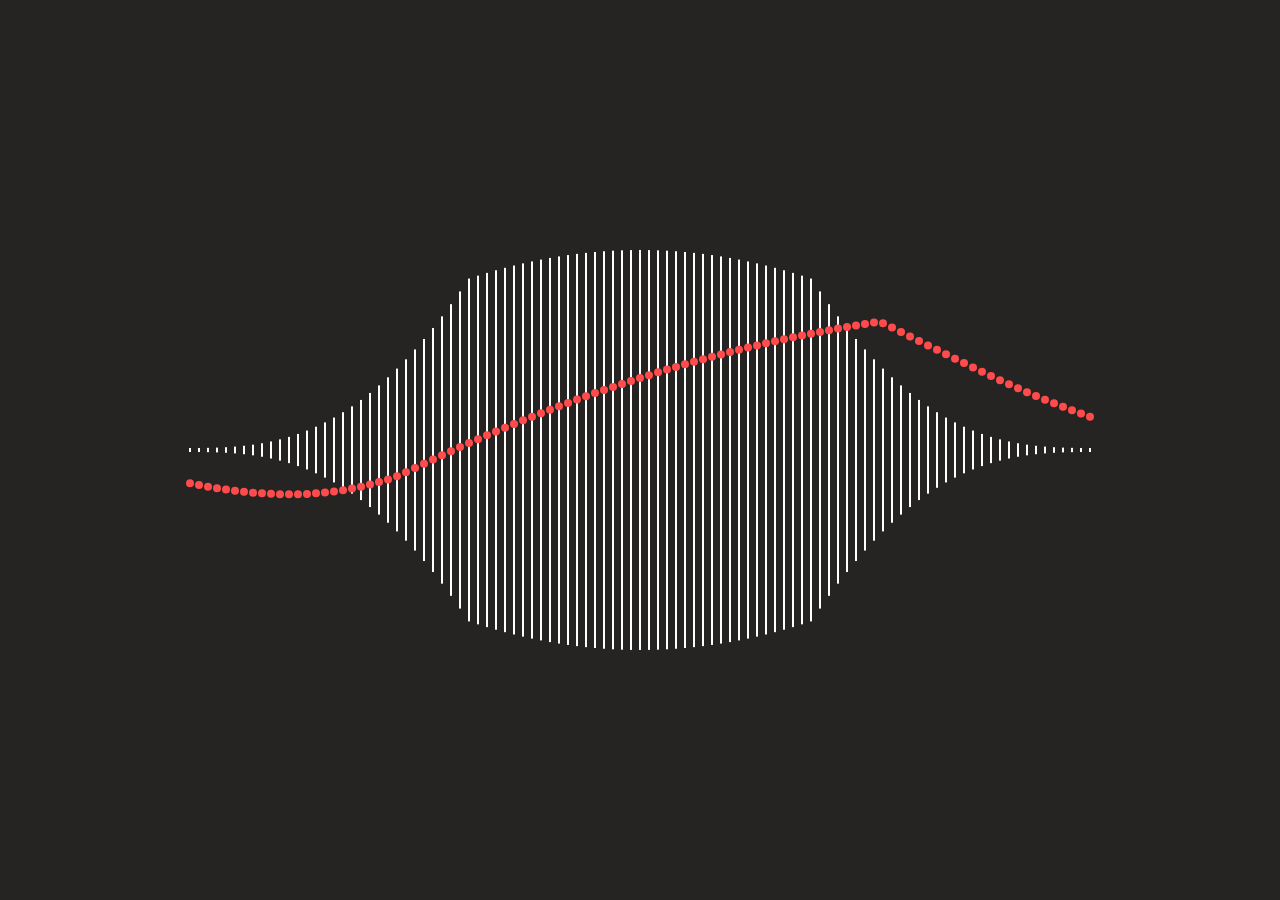
<file: anime-master/documentation/examples/built-in-easings.html>
<!DOCTYPE html>
<html>
<head>
  <title>built-in easings • anime.js</title>
  <meta charset="utf-8">
  <meta name="viewport" content="width=device-width, initial-scale=1, maximum-scale=1">
  <meta property="og:title" content="anime.js">
  <meta property="og:url" content="https://animejs.com">
  <meta property="og:description" content="Javascript Animation Engine">
  <meta property="og:image" content="https://animejs.com/documentation/assets/img/icons/og.png">
  <meta name="twitter:card" content="summary">
  <meta name="twitter:title" content="anime.js">
  <meta name="twitter:site" content="@juliangarnier">
  <meta name="twitter:description" content="Javascript Animation Engine">
  <meta name="twitter:image" content="https://animejs.com/documentation/assets/img/icons/twitter.png">
  <link rel="apple-touch-icon-precomposed" href="../assets/img/social-media-image.png">
  <link rel="icon" type="image/png" href="../assets/img/favicon.png" >
  <link href="../assets/css/animejs.css" rel="stylesheet">
  <link href="../assets/css/documentation.css" rel="stylesheet">
  <style>

    :root {
      font-size: 24px;
    }

    body {
      display: flex;
      flex-wrap: wrap;
      justify-content: center;
      align-items: center;
      height: 100vh;
    }

    .easing-visualizer {
      position: relative;
      display: flex;
      align-items: center;
      justify-content: space-between;
      width: 100%;
      max-width: 908px;
      padding-bottom: 50%;
    }

    .easing-visualizer .wrapper {
      position: absolute;
      bottom: 0;
      display: flex;
      align-items: center;
      justify-content: space-between;
      width: 100%;
      height: 100%;
    }

    .easing-visualizer .bar {
      width: 2px;
      height: 4px;
      margin: 0 3px;
      background-color: currentColor;
      transform-origin: 50% 50%;
    }

    .easing-visualizer .dot {
      position: relative;
      width: 8px;
      height: 8px;
      background-color: currentColor;
      border-radius: 50%;
    }

  </style>
</head>
<body>

  <div class="easing-visualizer">
    <div class="wrapper bars-wrapper"></div>
    <div class="wrapper dots-wrapper"></div>
  </div>

</body>
<script type="module">

  import anime from '../../src/index.js';

  const easingVisualizerEl = document.querySelector('.easing-visualizer');
  const barsWrapperEl = easingVisualizerEl.querySelector('.bars-wrapper');
  const dotsWrapperEl = easingVisualizerEl.querySelector('.dots-wrapper');
  const barsFragment = document.createDocumentFragment();
  const dotsFragment = document.createDocumentFragment();
  const numberOfBars = 101;

  for (let i = 0; i < numberOfBars; i++) {
    const barEl = document.createElement('div');
    const dotEl = document.createElement('div');
    barEl.classList.add('bar');
    dotEl.classList.add('dot');
    dotEl.classList.add('color-red');
    barsFragment.appendChild(barEl);
    dotsFragment.appendChild(dotEl);
  }

  barsWrapperEl.appendChild(barsFragment);
  dotsWrapperEl.appendChild(dotsFragment);

  // anime.setValue('.easing-visualizer .dot', { translateX: anime.stagger(6) });

  function animateEasing() {

    const easings = [];
    for (let ease in anime.penner) easings.push(ease);
    easings.push('steps('+anime.random(5, 20)+')');
    easings.push('cubicBezier(0.545, 0.475, 0.145, 1)');
    const ease = easings[anime.random(0, easings.length - 1)];
    const duration = 450;

    anime.timeline({
      complete: animateEasing,
      easing: ease,
      duration: duration
    })
    .add({
      targets: '.easing-visualizer .bar',
      scaleY: anime.stagger([1, 100], {easing: ease, from: 'center', direction: 'reverse'}),
      delay: anime.stagger(14, {from: 'center'})
    })
    .add({
      targets: '.easing-visualizer .dot',
      translateY: anime.stagger(['-6rem', '6rem'], {easing: ease, from: 'last'}),
      delay: anime.stagger(10, {from: 'center'})
    }, 0);

  }

  animateEasing();

</script>
</html>
</file>
<file: style.css>
*{
    margin: 0;
    padding: 0;
    box-sizing: border-box;
}
body,html{
   scroll-behavior: smooth;
   overflow-x: hidden;
}
::selection{
   background-color: rgb(8, 100,0);
   color: #fff;
 
}
/* ***********************Baclground Swicher******* */
.swich{
   width: 250px;
   height: 230px;
   background-color:rgba(22, 21, 21, 0.884);
   box-sizing: border-box;
   margin: 200px 0px;
   position:fixed;
   right: -250px;
   z-index: 99399;
   transition: all 1s;
 
}
#gear{
 
   position: absolute;
   right: 250px;
   width: 50px;
   height: 40px;
   background-color:rgba(22, 21, 21, 0.884);
   
   color: #fff;
   border-radius: 2px;
}
#swi-bor{
   background-color: black;
}

.swich-color{
   color: #fff;
   text-align: center;
   font-size: 25px;
   font-weight: bold;
   cursor: pointer;
   user-select: none;
}
.colors{
   width: 30px;
   height: 30px;
   border: 1px solid transparent;
   float: left;
   margin: 10px 15px;
   text-align: center;
   cursor: pointer;
   
}
.active-swi{
   right: 0;
}
#color-1{
   display: block;
   background-color: #5B5EA6;
   border-radius: 50%;
}
#color-2{
   display: block;
   border-radius: 50%;
   background-color:#E15D44;
   
}
#color-3{
   display: block;
   border-radius: 50%;
   background-color: #BC243C;
}
#color-4{
   display: block;
   border-radius: 50%;
   background-color:#C3447A;
 
}
#color-5{
   display: block;
   border-radius: 50%;
   background-color:#0072B5;
 
}
#color-6{
   display: block;
   border-radius: 50%;
   background-color:#A0DAA9;
 
}
#color-7{
   display: block;
   border-radius: 50%;
   background-color:#363945;

}
#color-8{
   display: block;
   border-radius: 50%;
   background-color:#6B5876;
}
#reset{
   font-size: 25px;
   color: #fff;
   text-align: center;
   display: block;
   cursor: pointer;
   font-weight: bold;
   user-select: none;
   
}
/* ***********************Baclground Swicher End******* */
header #bars{
   color: #fff;
   font-size: 25px;
   float: right;
   line-height: 50px;
   margin-right: 10px;
   display: none;
}
#hr{
   background-color: #ffff;
   margin: 0;
   padding: 0;
}
header{

   width: 100%;
   height: 50px;
   background-color: #000;
   display: none;
   
}

header label{
   font-size: 30px;
   color: #fff;
   line-height: 50px;
   margin: 0 60px;
}
header ul{
   float: right;
   display: flex;
   margin: 0;
   padding: 0;
}
header ul li{
   list-style: none;
   position: relative;
}
header ul li a{
   text-decoration: none;
   color: #fff;
   margin-right: 20px;
   line-height: 50px;
   text-transform: capitalize;
}

/* ******************Side-bar item************************* */
.side-bar{
    width: 30%;
    height: 100vh;
    background-color: rgb(0, 0, 0,0.9);
   position: fixed;
    float: left;
}
.img-logo{
    display: flex;
    justify-content: center;
    align-items: center;
    width: 100%;
    padding-top: 40px;
}
.img-logo img{
    width: 180px;
    height: 180px;
    border: 8px solid rgba(192, 192, 192, 0.507);
    border-radius: 50%;
    cursor: pointer;
}
.name-item{
    color: #fff;
    text-align: center;
    padding-top: 15px;
    font-size: 25px;
    font-weight: bold;
    cursor: pointer;
}
 nav ul li{
    list-style: none;
    text-align: center;
    padding: 15px 0 0 0;
 }
 nav ul li a{
    text-decoration: none;
    color: #fff;
    padding-right: 30px;
    text-transform: capitalize;
    font-size: 20px;
    
 }
 nav ul li a:hover{
    color: rgb(13, 105, 55);
 }
 .home-item{
    color: rgb(13, 105, 55);
    
 }
 .social-items{
    color: #fff;
    display: flex;
    justify-content: center;
    align-items: center;
    width: 100%;
    cursor: pointer;
    
    
 }
 .social-items i{
    padding: 0 20px;
 }
/* ******************Side-bar item End************************* */
/* **************scroll link********************* */
 .scrol{
   width: 50px;
   height: 50px;
   background-color: rgba(0,0,0,0.6);
   border-radius: 50%;
   position: fixed;
   bottom: 30px;
   right: 20px;
   z-index: 9999;
   cursor: pointer;
   transition: all 1s;
 }
 .scrol i{
   display: flex;
   justify-content: center;
   align-items: center;
   width: 100%;
   height: 100%;
   color: #fff;
   font-size: 20px;
 }
/* **************scroll link End********************* */


/* ********************Article item******************************* */
.article{
    width: 70%;
    float: right;
}

@media(max-width:768px){
   .article{
      width: 100%;
   }

  header #bars{
      display: block;
      cursor: pointer;
   }
   header{
      display: block;
      position: fixed;
      top: 0;
      z-index: 9999;
   }
   
   header ul{
      width: 100%;
      height: auto;
      background-color:rgb(5, 4, 4);
      display: block;
      position: fixed;
      top: -100%;
      z-index: 99999;
      transition: all .7s;
      
      
      
   }
   header ul li a{
      margin: 0 30px;
   }
  header ul span {
   position: relative;
   display: block;
   width: 30%;
   left: 0;
   font-size: 20px;
   color: #fff;
   margin: 10px 10px;
   cursor: pointer;
  }
  #mark{
   font-size: 25px;
  }
  
   .side-bar{
      display: none;
   }
}

.back-img{
   width: 100%;
   height: 100vh;
   background-image: linear-gradient(rgba(0,0,0,0.7),rgba(0,0,0,0.7)), url('images/imge.jpg');
   background-repeat: no-repeat;
   background-size: cover;
   background-attachment: fixed;
   position: relative;


}

.wel-item{
   position: absolute;
   text-align: center;
   width: 100%;
   top: 30%;
   font-size: 40px;
   color: #fff;
}
.btn{
   background-color: rgb(2, 68, 2);
   color: #fff;
   font: 20px;
   border-radius: 30px;
   padding: 10px 40px;
   cursor: pointer;
}
.arrow-down{
   animation-name: animate;
animation-duration: 2s;
   animation-iteration-count: infinite;
   cursor: pointer;
   

}
.arrow-down a i{
   font-size: 23px;
   color: #fff;
}
@keyframes animate{
   from{
      transform: translateY(0);
   }
   to{
      transform: translateY(30px);

   }
}

/* ********************Article item End******************************* */

/* ***************About section*************************** */
.about-section{
   text-align: center;
   font-size: 35px;
   font-weight: bold;
   text-transform: capitalize;
   /* -webkit-text-stroke: 5px rgb(48, 47, 47); */
   letter-spacing: 15px;
   padding-top: 50px;
   padding-bottom: 30px;
   -webkit-text-stroke: 2px #000;
   color: transparent;
   opacity: 0.2;
}
.color{
   color: 	rgb(2, 68, 2);
}
.main-artcle h1{
   font-size: 25px;
   font-weight: bold;
   padding: 10px 30px;

}
.main-artcle p{
   padding: 10px 30px;
 
}
.infor{
   padding: 15px 0;

   
}
.nam{
   color: #000;
   font-weight: bold;
   font-size: 20px;
   
}
.real{
   color:rgb(8, 100, 0);
   font-size: 20px;
}
.hr{
   background-color: #000;
}
@media(max-width:500px) {
   .infor{
      text-align: center;
   }
   
}
/* ***************About section End*************************** */

/* *****************Counterup********************** */
.counter{
   text-align: center;
   font-weight: bold;
   padding-top: 50px;
   font-size: 35px;
   
}
.counters{
   text-align: center;
   font-weight: bold;
   padding-top: 50px;
   font-size: 35px;

}
.counter-content h1{
   font-size: 20px;
   font-weight: bold;
   text-align: center;
}

/* *****************Counterup End********************** */
/* *********************Services****************** */
.ser-item{
   width: 100%;
   height: auto;
   background-color: rgba(233, 223, 223, 0.295);
   margin-top: 80px;
}
.services-item{
   text-align: center;
   font-size: 35px;
   font-weight: bold;
   /* padding-top: 50px; */
   text-transform: capitalize;
   letter-spacing: 10px;
   -webkit-text-stroke: 2px #000;
   color: transparent;
   opacity: 0.2;

   
}
.graphics-item p{
   text-align: left;
}
.graphics-item,.web-item{
   box-shadow: 0 0 30px white;
   background-color: #fff;
   padding: 10px 20px;
   cursor: pointer;
}
.graphics-item{
   position: relative;
}
.graphics-item::before{
   content: '';
   width: 0%;
   height: 0%;
   position: absolute;
   left: 0;
   bottom: 0;
   border-left: 1px solid transparent;
   border-bottom: 1px solid transparent;
   transition: all .5s;
}
.graphics-item:hover::before{
   border-color:  rgb(2, 68, 2);
   width: 100%;
   height: 100%;
}
.graphics-item::after{
   content: '';
   width: 0%;
   height: 0%;
   position: absolute;
   right: 0;
   top: 0;
   border-top: 1px solid transparent;
   border-right: 1px solid transparent;
   transition: all .5s;
}
.graphics-item:hover::after{
   border-color:  rgb(2, 68, 2);
   width: 100%;
   height: 100%;
}
.web-item{
   position: relative;
}
.web-item::before{
   content: '';
   width: 0%;
   height: 0%;
   position: absolute;
   left: 0;
   bottom: 0;
   border-left: 1px solid transparent;
   border-bottom: 1px solid transparent;
   transition: all .5s;
}
.web-item:hover::before{
   border-color:  rgb(2, 68, 2);
   width: 100%;
   height: 100%;
}
.web-item::after{
   content: '';
   width: 0%;
   height: 0%;
   position: absolute;
   top: 0;
   right: 0;
   border-top: 1px solid transparent;
   border-right: 1px solid transparent;
   transition: all .5s;
}
.web-item:hover::after{
   border-color:  rgb(2, 68, 2);
   width: 100%;
   height: 100%;
}
.graphics-item,.web-item h3{
   text-align: center;
   
}
/* *********************Services End****************** */
.resume-item{
   font-size: 35px;
   text-align: center;
   letter-spacing: 15px;
   -webkit-text-stroke: 2px #000;
   color: transparent;
   text-transform: capitalize;
   padding-top: 40px;
   opacity: 0.2;

}
.heading{
   padding: 0 20px;
   font-size: 25px;
   font-weight: bold;
}
.edu-par{
   border-left: 2px solid rgb(2, 68, 2);
   padding: 0 20px;
}
.edu-p-item p{
   position: relative;

}
.edu-p-item p::before{
   content: '';
   position: absolute;
   width: 20px;
   height: 20px;
   border-radius: 50%;
   background-color:  rgb(2, 68, 2);
   left: -31px;
   top: 0;
}
.edu-wraper{
   width: 100%;
   height: auto;
   background-color: rgba(233, 223, 223, 0.295);
   margin-top: 50px;

}
.p-wrapper{
   background-color: #fff;
   padding: 7px 20px;
}
.p-wrapper span{
   display: block;
   font-weight: bold;
   color: #000;
}
.sec-p-wrapper span{
   display: block;
   font-weight: bold;
   color: #000;
}
.third-p-wrapper span{
   display: block;
   font-weight: bold;
   color: #000;
   
}
.sec-p-wrapper{
   background-color: #fff;
   padding: 7px 20px;
}
.third-p-wrapper{
   background-color: #fff;
   padding: 7px 20px;
}
/* ***********************Skill******************* */
.skill-item{
   text-align: left;
   font-size: 25px;
   font-weight: bold;
   padding-top: 50px;
   padding-bottom: 30px;
}
.num{
   text-align: end;
   font-weight: bold;
}
.ht-item{
   font-weight: bold;
}
.html-item{
   width: 100%;
   height: 10px;
   background-color: silver;
   border-radius: 30px;
   

}
.child-item{
   width: 0%;
   height: 10px;
   background-color: rgb(8, 116, 8);
   border-radius: 30px;
   transition: all .7s;

}
.css-item{
   width: 0%;
   height: 10px;
   background-color: rgb(8, 116, 8);
   border-radius: 30px;
   transition: all .7s;


}
.js-item{
   width: 0%;
   height: 10px;
   background-color: rgb(8, 116, 8);
   border-radius: 30px;
   transition: all .7s;


}
.jq-item{
   width: 0%;
   height: 10px;
   background-color:rgb(8, 116, 8);
   border-radius: 30px;
   transition: all .7s;


}
.boots-item{
   width: 0%;
   height: 10px;
   background-color: rgb(8, 116, 8);
   border-radius: 30px;
   transition: all .7s;

}
.wordp-item{
   width: 0%;
   height: 10px;
   background-color: rgb(8, 116, 8);
   border-radius: 30px;
   transition: all .7s;


}
/* ***********************Skill End******************* */

/* ******************portfolio Gallery********************** */

#port{
   font-size: 35px;
   text-align: center;
   letter-spacing: 15px;
   -webkit-text-stroke: 2px #000;
   color: transparent;
   text-transform: capitalize;
   padding-top: 40px;
   opacity: 0.2;
}
.gallery-links{
   display: flex;
   justify-content: center;
   align-items: center;
   width: 100%;
}
.gallery-links ul{
   display: flex;
   cursor: pointer;
}
.gallery-links ul li{
   list-style: none;
   margin: 0 30px;
   font-size: 18px;
   text-transform: capitalize;
}
#img1,#img2,#img3,#img4,#img5,#img6,#img7,#img8,#img9{
   padding-bottom: 20px;
   cursor: pointer;
   width: 100%;
   height: 200px;
   margin: 20px 0;
   transition: all .6s;
}
.first-img{
   position: relative;
   perspective: 1000;
   
   
}
.first-img::before{
   content: 'Awesome Image';
   position: absolute;
   width: 100%;
   height: 200px;
   color: #fff;
   font-size: 30px;
   display: flex;
   justify-content: center;
   align-items: center;
   background-color: rgba(0,0,0,0.9);
   transform: rotateY(90deg);
   transition: all .6s;
   
}
.first-img:hover::before{
   transform: rotateY(0deg);
}
.sec-img{
   position: relative;
   perspective: 1000;
}
.sec-img::before{
   content: 'Awesome Image';
   position: absolute;
   width: 100%;
   height: 200px;
   color: #fff;
   font-size: 30px;
   display: flex;
   justify-content: center;
   align-items: center;
   background-color: rgba(0,0,0,0.9);
   transform: rotateY(90deg);
   transition: all .6s;
}
.sec-img:hover::before{
   transform: rotateY(0deg);
}
.third-img{
   position: relative;
   perspective: 1000;
}
.third-img::before{
   content: 'Awesome Image';
   position: absolute;
   width: 100%;
   height: 200px;
   color: #fff;
   font-size: 30px;
   display: flex;
   justify-content: center;
   align-items: center;
   background-color: rgba(0,0,0,0.9);
   transform: rotateY(90deg);
   transition: all .6s;
}
.third-img:hover::before{
   transform: rotateY(0deg);
}
.four-img{
   position: relative;
   perspective: 1000;
   overflow: hidden;
}
.four-img::before{
   content: 'Awesome Design';
   position: absolute;
   left: -100%;
 
   width: 100%;
   height: 200px;
   color: #fff;
   font-size: 30px;
   display: flex;
   justify-content: center;
   align-items: center;
   background-color: rgba(0,0,0,0.9);
   transition: all .6s;
}
.four-img:hover::before{
   left: 0;
  
}
.five-img{
   position: relative;
   perspective: 1000;
   overflow: hidden;
}
.five-img::before{
   content: 'Awesome Design';
   position: absolute;
   left: -100%;
   width: 100%;
   height: 200px;
   color: #fff;
   font-size: 30px;
   display: flex;
   justify-content: center;
   align-items: center;
   background-color: rgba(0,0,0,0.9);
   transition: all .6s;
}
.five-img:hover::before{
   left: 0;
  
}
.six-img{
   position: relative;
   perspective: 1000;
   overflow: hidden;
}
.six-img::before{
   content: 'Awesome Design';
   position: absolute;
   left: -100%;
   width: 100%;
   height: 200px;
   color: #fff;
   font-size: 30px;
   display: flex;
   justify-content: center;
   align-items: center;
   background-color: rgba(0,0,0,0.9);
   transition: all .6s;
}
.six-img:hover::before{
   left: 0;
  
}
.seven-img{
   position: relative;
   perspective: 1000;
   overflow: hidden;
}
.seven-img::before{
   content: 'Awesome Portfolio';
   position: absolute;
   left: 100%;
   width: 100%;
   height: 200px;
   color: #fff;
   font-size: 30px;
   display: flex;
   justify-content: center;
   align-items: center;
   background-color: rgba(0,0,0,0.9);
   transition: all .6s;
}
.seven-img:hover::before{
   left: 0;
  
}
.eig-img{
   position: relative;
   perspective: 1000;
   overflow: hidden;
}
.eig-img::before{
   content: 'Awesome Portfolio';
   position: absolute;
   left: 100%;
   width: 100%;
   height: 200px;
   color: #fff;
   font-size: 30px;
   display: flex;
   justify-content: center;
   align-items: center;
   background-color: rgba(0,0,0,0.9);
   transition: all .6s;
}
.eig-img:hover::before{
   left: 0;
  
}
.nine-img{
   position: relative;
   perspective: 1000;
   overflow: hidden;
}
.nine-img::before{
   content: 'Awesome Portfolio';
   position: absolute;
   left: 100%;
   width: 100%;
   height: 200px;
   color: #fff;
   font-size: 30px;
   display: flex;
   justify-content: center;
   align-items: center;
   background-color: rgba(0,0,0,0.9);
   transition: all .6s;
}
.nine-img:hover::before{
   left: 0;
  
}


/* ******************portfolio Gallery End********************** */


/* ****************See projects******************** */
.see-pro-item{
   font-size: 35px;
   text-align: center;
   letter-spacing: 15px;
   -webkit-text-stroke: 2px #000;
   color:transparent;
   text-transform: capitalize;
   padding-top: 40px;
   opacity: 0.2;
}
.card img{
   height: 170px;
   cursor: pointer;
}
.select-item a{
   color: rgb(8, 116, 8);
}
/* ****************See projects End******************** */



/* ******************portfolio Gallery End********************** */
/* *******************contact us******************** */
.contact-item{
   font-size: 35px;
   text-align: center;
   letter-spacing: 15px;
   -webkit-text-stroke: 2px #000;
   color: transparent;
   text-transform: capitalize;
   padding-top: 40px;
   opacity: 0.2;
   
   
}
.addr{
font-size: 30px;
font-weight: bold;
}
 input[type="text"],textarea{
   width: 100%;
   padding: 5px 5px;
   
   
}
#phone{
   color: rgb(2, 68, 2);
   cursor: pointer;
}
#Tele{
   color: rgb(2, 68, 2);
   cursor: pointer;
}
#mail{
   color: rgb(2, 68, 2);
   cursor: pointer;
   
}
.con-btn{
   outline: none;
   border: none;
   padding: 12px 50px;
   background-color: rgb(2, 68, 2);
   color: #fff;
   cursor: pointer;
   border: 1px solid rgb(2, 68, 2);
   border-radius: 50px;


}
#textarea{
   resize: none;
   text-align: left;
   
   
}
.so-items i{
   margin: 0 5px;
   cursor: pointer;
   font-size: 20px;
}
/* *******************contact us End******************** */
</file>
<file: anime-master/documentation/assets/css/animejs.css>
@font-face {
 font-family: "Roobert";
 font-weight: 400;
 font-style: normal;
 src: url("../fonts/Roobert-Regular.woff2") format("woff2");
}

@font-face {
 font-family: "Roobert";
 font-weight: 400;
 font-style: italic;
 src: url("../fonts/Roobert-Regular.woff2") format("woff2");
}

@font-face {
 font-family: "Roobert";
 font-weight: 600;
 font-style: normal;
 src: url("../fonts/Roobert-SemiBold.woff2") format("woff2");
}

@font-face {
 font-family: "Roobert";
 font-weight: 600;
 font-style: italic;
 src: url("../fonts/Roobert-SemiBoldItalic.woff2") format("woff2");
}

@font-face {
  font-family: "InputMono";
  src: url("../fonts/InputMono-Regular.woff2") format("woff2"),
      url("../fonts/InputMono-Regular.woff") format("woff");
  font-weight: normal;
  font-style: normal;
}

@font-face {
  font-family: "InputMono";
  src: url("../fonts/InputMono-Bold.woff2") format("woff2"),
      url("../fonts/InputMono-Bold.woff") format("woff");
  font-weight: bold;
  font-style: normal;
}

@font-face {
  font-family: "InputMono";
  src: url("../fonts/InputMono-BoldItalic.woff2") format("woff2"),
      url("../fonts/InputMono-BoldItalic.woff") format("woff");
  font-weight: bold;
  font-style: italic;
}

@font-face {
  font-family: "InputMono";
  src: url("../fonts/InputMono-Italic.woff2") format("woff2"),
      url("../fonts/InputMono-Italic.woff") format("woff");
  font-weight: normal;
  font-style: italic;
}

*, *:before, *:after {
  box-sizing: border-box;
  margin: 0;
  padding: 0;
  border: 0;
  font: inherit;
  vertical-align: baseline;
}

html,
body {
  background-color: #252423;
  color: #F6F4F2;
}

body {
  font-family: Roobert, Helvetica Neue, Helvetica, Arial, sans-serif;
  font-weight: 400;
  font-feature-settings:"tnum" 1, "ss03" 1;
  -webkit-font-smoothing: antialiased;
}

h1, h2 {
  font-weight: 600;
}

input {
  font-family: Roobert, Helvetica Neue, Helvetica, Arial, sans-serif;
  font-variant-numeric: tabular-nums;
}

sup {
  vertical-align: super;
  font-size: .625em;
}

strong {
  font-weight: 600;
}

.color-white { color: #F6F4F2; } /* White */
.color-black { color: #2E2C2C; } /* Black */
.color-red, .color-targets { color: #FF4B4B; }/* red: */
.color-orange, .color-properties { color: #FF8F42; }/* orange: */
.color-lightorange, .color-prop-params { color: #FFC730; }/* lightorange: */
.color-yellow, .color-anim-params { color: #F6FF56; }/* yellow: */
.color-citrus, .color-values { color: #A4FF4F; }/* citrus: */
.color-green, .color-keyframes { color: #18FF74; }/* green: */
.color-darkgreen, .color-staggering { color: #00D672; }/* darkgreen: */
.color-turquoise, .color-tl { color: #3CFFEC; }/* turquoise: */
.color-skyblue, .color-controls { color: #61C3FF; }/* skyblue: */
.color-kingblue, .color-callbacks { color: #5A87FF; }/* kingblue: */
.color-lavender, .color-svg { color: #8453E3; }/* lavender: */
.color-purple, .color-easings { color: #C26EFF; }/* purple: */
.color-pink, .color-helpers { color: #FB89FB; }/* pink: */

.anime-mini-logo {
  width: 100px;
  height: 24px;
  transform: scaleY(.5);
}
</file>
<file: anime-master/documentation/assets/css/anime-theme.css>
.hljs {
  display: block;
  color: #F6F4F2;
}

.hljs-comment,
.hljs-quote {
  color: #A2A09F;
  font-style: italic;
}

.hljs-doctag,
.hljs-keyword,
.hljs-formula {
  color: #B08CFF;
}

.hljs-section,
.hljs-name,
.hljs-selector-tag,
.hljs-deletion,
.hljs-subst {
  color: #FF7C72;
}

.hljs-literal {
  color: #1CE2B2;
}

.hljs-string,
.hljs-regexp,
.hljs-addition,
.hljs-attribute,
.hljs-attr,
.hljs-meta-string {
  color: #A6FF8F;
}

.hljs-built_in,
.hljs-class .hljs-title {
  color: #FBF38C;
}

.hljs-variable,
.hljs-template-variable,
.hljs-type,
.hljs-selector-class,
.hljs-selector-attr,
.hljs-selector-pseudo,
.hljs-number {
  color: #FF7C72;
}

.hljs-symbol,
.hljs-bullet,
.hljs-link,
.hljs-meta,
.hljs-selector-id,
.hljs-title {
  color: #61C3FF;
}

.hljs-emphasis {
  font-style: italic;
}

.hljs-strong {
  font-weight: bold;
}

.hljs-link {
  text-decoration: underline;
}
</file>
<file: anime-master/documentation/assets/css/documentation.css>
html,
body,
header {
  background-color: #252423;
}

body {
  position: absolute;
  width: 100%;
  height: 100%;
  color: white;
  font-variant-numeric: tabular-nums;
  -webkit-font-smoothing: antialiased;
  overflow-x: hidden;
}

.content {
  overflow: hidden;
  opacity: 0;
  display: flex;
  flex-direction: row;
  width: 100%;
  height: 100%;
  transition: opacity 1s ease;
}

.ready .content {
  opacity: 1;
}

/* Headers */

.header {
  position: absolute;
  z-index: 1;
  top: 0;
  width: 100%;
}

.logo {
  display: flex;
  justify-content: space-between;
  opacity: .8;
  width: 100%;
  height: 20px;
  text-decoration: none;
  color: currentColor;
}

.logo:visited {
  color: currentColor;
}

.logo svg {
  width: 100%;
  height: 100%;
}

.logo:hover {
  opacity: 1;
}

.version-number {
  opacity: .6;
  color: currentColor;
}

header {
  position: sticky;
  top: 0;
  z-index: 2;
  display: flex;
  align-items: center;
  justify-content: space-between;
  width: 100%;
  height: 60px;
  padding-left: 20px;
  padding-right: 20px;
  border-bottom: 1px solid rgba(0,0,0,.65);
}

h2 {
  font-size: 16px;
  letter-spacing: 1px;
  text-transform: uppercase;
  font-weight: 200;
}

/* Panes */

.pane {
  position: relative;
  height: 100%;
}

/* Sidebar */

.sidebar {
  display: flex;
  flex-direction: column;
  width: 240px;
  padding-top: 60px;
  border-right: 1px solid rgba(0,0,0,.65);
}

.sidebar-info {
  display: flex;
  justify-content: space-between;
  padding: 20px;
}

.navigation {
  overflow-y: auto;
  width: 100%;
  height: 100%;
  padding: 10px 0 20px 20px;
}

.navigation ul {
  height: 30px;
  overflow-y: hidden;
  -webkit-transition:opacity .4s ease;
  transition: opacity .4s ease;
}

.navigation ul li {
  position: relative;
}

.navigation ul li:before {
  content: "";
  display: block;
  position: absolute;
  top: 4px;
  left: 2px;
  width: 1px;
  height: calc(100% - 8px);
  background-color: white;
}

.navigation ul li:first-child:before {
  display: none;
}

.navigation a {
  display: block;
  padding-left: 10px;
  color: white;
  text-decoration: none;
  font-size: 14px;
  line-height: 20px;
  letter-spacing: .5px;
  text-transform: uppercase;
}

.navigation ul li:first-child a {
  padding-left: 0;
  padding-top: 10px;
  padding-bottom: 10px;
}

.navigation ul li a,
.navigation ul li:before {
  opacity: .4;
}

.navigation ul li a {
  transition: opacity .4s ease, color .4s ease;
}

.navigation ul.active a {
  opacity: .7;
}

.navigation ul li:hover a,
.navigation ul li:hover:before {
  transition: none;
  opacity: 1;
}

.navigation ul li.active a,
.navigation ul li.active:before {
  opacity: 1;
  color: currentColor;
}

.navigation ul li.active:before {
  background-color: currentColor;
}

.navigation ul.active li:first-child a,
.navigation ul.active li:first-child a:hover {
  opacity: 1;
  color: currentColor;
}

/* Info pane */

.demo-info {
  flex-direction: column;
  font-size: 16px;
  line-height: 22px;
}

.info-output {
  overflow-x: hidden;
  overflow-y: auto;
  position: relative;
  top: 0;
  width: 100%;
  height: calc(100% - 60px);
  padding: 20px;
}

.demo-info pre {
  font-variant-ligatures: none;
  -webkit-font-variant-ligatures: none;
}

.demo-info code {
  font-family: "Input Mono Reg", monospace;
  font-size: 14px;
  line-height: 22px;
  white-space: pre-wrap;
}

.demo-info p {
  margin-bottom: 20px;
}

.demo-info p,
.demo-info td {
  color: #F6F4F2;
}

.demo-info i {
  font-style: italic;
}

.demo-info a {
  text-decoration: none;
  border-bottom: 1px dotted currentColor;
  word-wrap: break-word;
  overflow-wrap: break-word;
}

.demo-info a:hover {
  border-bottom: 1px solid currentColor;
}

.demo-info a[href^="http"],
.demo-info a[href^="http"]:visited {
  color: #F6F4F2;
}

.demo-info p.bubble {
  display: inline-block;
  position: relative;
  padding: 8px 12px;
}

.demo-info p.bubble.warning {
  color: #FBF38C;
}

.demo-info p.bubble.info {
  color: #61C3FF;
}

.demo-info p.bubble:after {
  content: "";
  pointer-events: none;
  color: currentColor;
  display: inline-block;
  position: absolute;
  top: 0;
  left: 0;
  right: 0;
  bottom: 0;
  background-color: currentColor;
  border-radius: 3px;
  opacity: .05;
}

.demo-info code.hljs {
  display: inline-block;
}

.demo-info pre {
  margin-bottom: 20px;
}

.demo-info pre code {
  position: relative;
  display: inline-block;
  width: 100%;
  padding: 8px 12px;
  background-color: rgba(0,0,0,.2);
  border: 1px solid rgba(0,0,0,.2);
  border-radius: 3px;
}

.demo-info p code {
  position: relative;
  padding: 0 2px;
  height: 20px;
  background-color: rgba(0,0,0,.2);
  box-shadow: inset 0 0 1px rgba(0,0,0,.4);
  border-radius: 3px;
}

.demo-info table {
  margin-bottom: 20px;
  border: 1px solid rgba(255,255,255,.15);
  border-spacing: 0;
  border-radius: 3px;
}

.demo-info td {
  vertical-align: middle;
  padding: 8px 12px;
  border-left: 1px solid rgba(255,255,255,.15);
  border-top: 1px solid rgba(255,255,255,.15);
}

.demo-info thead td {
  text-transform: uppercase;
  font-size: 16px;
  line-height: 22px;
  letter-spacing: 1px;
  color: rgba(255,255,255,.4);
  border-top: none;
}

.demo-info td:first-child {
  border-left: none;
}

.code-preview {
  width: 100%;
  padding-top: 40px;
}

.code-preview h2 {
  margin-bottom: 20px;
}

/* Demos */

.demos {
  overflow-y: scroll;
  width: calc(50% - 240px);
  min-width: 330px;
}

article {
  width: 100%;
  display: flex;
  flex-direction: column;
  flex-wrap: wrap;
  align-items: flex-start;
  justify-content: flex-start;
}

.demo {
  position: relative;
  z-index: 1;
  display: flex;
  align-items: center;
  justify-content: center;
  width: 100%;
  min-height: 200px;
  padding-top: 35px;
  border-bottom: 1px solid rgba(0,0,0,.65);
  cursor: pointer;
}

.demo-description {
  display: none;
}

.demo.controls {
  padding-top: 50px;
}

.demo.active.controls {
  cursor: default;
}

.demo:before {
  content: "";
  position: absolute;
  z-index: 0;
  top: 0;
  left: 0;
  opacity: 0;
  display: block;
  width: 100%;
  height: 100%;
  background-color: currentColor;
}

.demo.active:before {
  opacity: .05;
}

.demo-content {
  position: relative;
  display: flex;
  flex-direction: column;
  justify-content: center;
  text-align: center;
  width: 290px;
  height: 100%;
}

.demo-content.vertical {
  flex-direction: row;
}

.demo-title {
  position: absolute;
  top: 0;
  left: 20px;
  width: calc(100% - 40px);
  padding: 23px 0;
  font-size: 14px;
  letter-spacing: 2px;
  text-transform: uppercase;
  color: #F6F4F2;
  opacity: .9;
}

.active .demo-title {
  color: currentColor;
  opacity: 1;
}

.line {
  width: 100%;
  padding: 1px 0px;
}

.line.align-center {
  display: flex;
  justify-content: center;
}

.grid {
  display: flex;
  flex-wrap: wrap;
}

.controls {
  opacity: .4;
  display: flex;
  align-items: center;
  justify-content: center;
  padding-top: 20px;
  padding-bottom: 10px;
}

.controls button {
  position: relative;
  display: block;
  margin: 0 0 0 -1px;
  padding: 5px 10px;
  font-size: 14px;
  text-transform: uppercase;
  border: 1px solid currentColor;
  background-color: transparent;
  color: currentColor;
}

.controls button:focus {
  outline: none;
}

.active .controls {
  opacity: 1;
}

.active .controls button:after {
  content: '';
  opacity: 0;
  position: absolute;
  left: 0;
  top: 0;
  display: block;
  width: 100%;
  height: 100%;
  background-color: currentColor;
}

.active .controls button:hover:after {
  opacity: .2;
}

.controls button.is-active:after,
.controls button.is-active:hover:after {
  opacity: .4;
}

.controls button:first-child {
  margin-left: 0;
}

.controls input {
  margin-left: 10px;
}

.text-output {
  padding-top: 10px;
  padding-bottom: 10px;
  font-size: 16px;
  color: currentColor;
  text-align: center;
  background-color: transparent;
  border: 1px solid currentColor;
}

.log {
  width: 100%;
  height: 100%;
  background: transparent;
  color: currentColor;
  border: none;
  font-size: 16px;
  text-align: center;
}

.bottom.log {
  padding-top: 10px;
  padding-bottom: 10px;
}

.logs {
  pointer-events: none;
  display: flex;
  flex-direction: column;
  align-items: center;
  position: absolute;
  width: 100%;
  height: auto;
}

.log:focus {
  outline: none;
}

input.progress {
  cursor: ew-resize;
}

input.progress[value] {
  position: relative;
  width: 100%;
  height: 27px;
  -webkit-appearance: none;
  background-color: transparent;
  color: currentColor;
}

input.progress[value]:focus {
  outline: none;
}

input.progress[value]:after {
  content: "";
  position: absolute;
  top: 13px;
  left: 0;
  width: 100%;
  height: 1px;
  background-color: currentColor;
}

input.progress[value]::-webkit-slider-thumb {
  -webkit-appearance: none;
  background-color: currentColor;
  border-radius: 50%;
  width: 16px;
  height: 16px;
}

.square,
.circle {
  pointer-events: none;
  position: relative;
  width: 28px;
  height: 28px;
  margin: 1px;
  background-color: currentColor;
  font-size: 14px;
}

.circle {
  border-radius: 50%;
}

.square.outline,
.circle.outline {
  background-color: transparent;
  border: 1px solid currentColor;
}

.triangle {
  pointer-events: none;
  position: relative;
  width: 0;
  height: 0;
  border-style: solid;
  border-width: 0 14px 24px 14px;
  border-color: transparent transparent currentColor transparent;
}

.small {
  width: 18px;
  height: 18px;
}

.small.triangle {
  border-width: 0 10px 17px 10px;
}

.large {
  width: 48px;
  height: 48px;
}

.stretched {
  height: 2px;
}

.shadow {
  position: absolute;
  opacity: .2;
}

.label {
  position: absolute;
  opacity: 0;
  display: flex;
  flex-direction: column;
  justify-content: center;
  text-align: left;
  width: 100%;
  height: auto;
  padding-left: 38px;
  transition: opacity .5s ease;
  white-space: nowrap
}

.demo.active .label {
  opacity: .2;
}

.small.label {
  height: 18px;
  padding-left: 28px;
}

.large.label {
  height: 48px;
  padding-left: 58px;
}

.motion-path {
  position: relative;
  width: 256px;
  margin: auto;
}

.follow-path {
  position: absolute;
  top: -9px;
  left: -9px;
}

.align-center {
  align-items: center;
}

.add-states-demo .el {
  border: 1px solid rgba(0,0,0,0);
}

#cssProperties .el {
  transform: translate3d(0,0,0);
}

/* Responsive */

.sidebar,
.demo-info {
  display: none;
}

.demos {
  top: 60px;
  width: 100%;
  min-width: auto;
  height: calc(100% - 60px);
  -webkit-overflow-scrolling: touch;
}

@media (min-width: 800px) {
  .header {
    width: 239px;
  }
  .demo-info {
    display: inherit;
    width: calc(100% - 380px);
  }
  .demos {
    top: 0;
    width: 380px;
    height: 100%;
  }
  .demos::-webkit-scrollbar {
    width: 1px;
    background-color: transparent;
  }

  .demos::-webkit-scrollbar-track {
    background-color: rgba(0,0,0,.65);
  }

  .demos::-webkit-scrollbar-thumb {
    background-color: rgba(255,255,255,.3);
  }

  .demos::-webkit-scrollbar-thumb:hover {
    background-color: rgba(255,255,255,.6);
  }
}

@media (min-width: 1100px) {
  .sidebar {
    display: inherit;
  }
  .demos {
    width: calc(50% - 240px);
  }
  .demo-info {
    width: 50%;
  }
}
</file>
<file: constructor.css>
*{
    margin: 0;
    padding: 0;
    box-sizing: border-box;
}
body,html{
  scroll-behavior: smooth;
}
::selection{
  background-color:#fcd70a;
  color: #fff;
}
/* *******************top-section******************** */

.top-sec{
  position: fixed;
  width: 100%;
  top: -100%;
  transition: all .8s;
  z-index: 9999;
}


/* *******************top-sectionEnd******************** */

/* ***********Scroll************************* */
.scroll-icon{
  width: 40px;
  height: 40px;
  background-color: rgba(0,0,0,0.8);
  position: fixed;
  bottom: 30px;
  right: 30px;
  z-index: 999;
  border-radius: 5px;
  cursor: pointer;
}
.scroll-icon i{
  color: #fff;
  display: block;
  justify-content: center;
  align-items: center;
  text-align: center;
  padding: 10px 0;
  color: #f5d108;

}
/* ***********ScrollEnd************************* */


/* *******Head section********************* */
.header-wraper{
  width: 100%;
  background-color: rgb(243, 243, 243);
  height: auto;
  line-height: 50px;

}
.icons-wrap i{
  color: #ddbd05;
}
.social-icons{
  text-align: right;
  padding-top: 2px;
}
.social-icons i{
  padding: 10px 10px;
  border: 1px solid black;
  background-color: #000;
  color: #ddbd05;
  cursor: pointer;


}
/* *******Head section********************* */
/* **************************Navbar****************** */
.bars-item i{
  color: #ddbd05;
  font-size: 30px;
  float: right;
  line-height: 70px;
  display: none;
  cursor: pointer;
}

.cross-item i{
  display: none;
}


.nav-wrap{
  width: 100%;
  height: 70px;
  background-color: rgba(0,0,0,0.9);
}
nav ul{
  display: flex;
  float: right;
  margin: 0;
  padding: 0;
}
nav label{
  color: #ddbd05;
  font-size: 35px;
  margin: 0 50px;
  line-height: 70px;
  cursor: pointer;
  user-select: none;
}
nav label span{
  color: #fff;
}
nav ul li{
  list-style: none;
  position: relative;
  
}
nav ul li a{
  text-decoration: none;
  color: #fff;
  display: block;
  line-height: 70px;
  padding: 0 25px;
  text-transform: capitalize;
}

nav ul li a:hover{
  /* display: block; */
  color: #f5d108;
}

nav .first-item:hover .home-wrap{
  display: block;
  transform: translateY(0);
  transition: all .9s;
  visibility: visible;
  opacity: 1;
 


}
nav .home-wrap{
  width: 250px;
  height: auto;
  visibility: hidden;
  transform: translateY(40px);
  transition: all .3s;
  opacity: 0;
  z-index: 2;

  

}

nav .second-item:hover .page-wrap{
  transform: translateY(0);
  transition: all .9s;
  visibility: visible;
  opacity: 1;
}

nav .page-wrap{
  width: 250px;
  visibility: hidden;
  transform: translateY(40px);
  transition: all .3s;
  opacity: 0;
  z-index: 2;
  height: auto;
  margin: 0;
  padding: 0;
 

 
}
nav .mark-item:hover .mrk-wrap{
  visibility: visible;
  transform: translateY(0);
  transition: all .9s;
  opacity: 1;
}
nav .mrk-wrap{
  width: 250px;
  visibility: hidden;
  transform: translateY(40px);
  opacity: 0;
  transition: all .3s;
  z-index: 2;
  height: auto;
  margin: 0;
  padding: 0;
  


}
nav ul li ul{
  display: block;
  background-color: rgba(0,0,0,0.9);
  position: absolute;
  top: 70%;
  left: 0;
  text-decoration: none;
  border-top: 2px solid #f5d108;
}
.open{
  transition: all .9s;
}

@media(max-width:992px){
  .bars-item i{
    display: block;
  }
  nav ul{
    display: block;
    width: 50%;
    height: 100vh;
    top: -100%;
    right: 0%;
    position: fixed;
    background-color: #000;
    z-index: 99;
    transition: all 1s;
  }
 
  .cross-item{
    padding: 20px 10px;
  }
  .cross-item i{
    display: block;
    color: #ddbd05;
    font-size: 30px;
    float: right;
    cursor: pointer;
    
  }
nav .first-item,.second-item,.mark-item,.thir-item,.fourth-item,.fifth-item{
  border-bottom: 1px solid white;
}
}

/* **************************NavbarEnd****************** */

/* ****************Slider Section************************** */
.zoom-img img{
  -webkit-animation: things 12s;
  -o-animation: things 12s;
  animation: things 15s;
}
@keyframes things{
  from{
    transform: scale(1,1);
  }
  to{
    transform: scale(1.5,1.5);
  }
}
.swiper {
    width: 100%;
    height: 100%;
    position: relative;
  }

  .swiper-slide {
    background-position: center;
    background-size: cover;
    background-color: black;
  }
  .swiper-slide img {
    display: block;
  opacity: 50%;
  height: 600px;
  }
  .slider-text{
    position: absolute;
    top: 20%;
    left: 15%;
    color: #f5d108;
  }
  .slider-text p{
    color: #fff;
    font-size: 40px;
  }
  .color-item{
    color: #fff;
  }
  .slider-heading{
    font-size: 60px;
    text-transform:uppercase;
    letter-spacing: 10px;
  }
  .slider-text h3{
    color: #fff;
    font-size: 20px;
  }
  .slider-text-third{
    position: absolute;
    top: 30%;
    left: 15%;
  }
  .slider-text-third h1{
    font-size: 50px;
    color: #f5d108;
    text-transform: uppercase;
  }
  .slider-text-third h3{
    font-size: 25px;
    color: #fff;
  }
  .btn{
    outline: none;
    font-size: 20px;
    padding: 10px 20px;
    background-color: #f5d108;
    color: #000;
  }
  .swiper-button-next{
    color: #fff;
  }
  .swiper-button-prev{
    color: #fff;
  }
  .swiper-horizontal > .swiper-pagination-bullets .swiper-pagination-bullet, .swiper-pagination-horizontal.swiper-pagination-bullets .swiper-pagination-bullet{
    background-color: #f5d108;
}
/* ****************Slider Section End************************** */
/* ******************mainarticle************** */
.sidebar-wraper{
  font-size: 45px;
  color: #f5d108;
  padding-top: 100px;
  text-transform: capitalize;
}
.img-wraper{
  padding-top: 100px;
}
.main-wraper{
  padding-top: 35px;
  padding-bottom: 30px;
}
.btn-wraper{
  margin-left: -30px;
  cursor: pointer;
  position: relative;
}

.mian-btn-wraper{
  padding: 15px 25px;
  color: #f5d108;
  background-color: #000;
  margin: 0 30px;

}
.mian-btn2-wraper{
  padding: 15px 25px;
  color: #f5d108;
  border: 1px solid #f5d108; 
  position: relative; 

}
.mian-btn2-wraper:hover{
  color: #fff;
}
.mian-btn2-wraper::before{
  content: '';
  position: absolute;
  width: 20%;
  height: 100%;
  background-color: #f5d108;
  top: 0;
  left: 0;
  color: #fff;
  transition: all .8s;
  z-index: -1;
  
 
}
.mian-btn2-wraper:hover::before{
  width: 100%;
  
}
/* ******************mainarticleEnd************** */
/* ***************Team us*********************** */
.work-wraper{
  font-size: 50px;
  text-align: center;
  color: #f5d108;
  padding-top: 100px;
  padding-bottom: 30px;
}

#sli-img{
  /* width: 100%; */
  height: 300px;
  
  
}
.slide-1{
  position: relative;
  cursor: pointer;
}
.slide-con{
  position: absolute;
  top: 0;
  color: #ddbd05;
  font-size: 20px;
  text-align: center;
  width: 100%;
  height: 100%;
  padding: 100px 0;
  background-color: rgba(0,0,0,0.9);
  transform: rotateY(90deg);
  transition: all .6s;

}
.slide-1:hover .slide-con{
  transform: rotateY(0);
}
.slide-2{
  position: relative;
  cursor: pointer;

}
.slide-con{
  position: absolute;
  top: 0;
  color: #ddbd05;
  font-size: 20px;
  text-align: center;
  width: 100%;
  height: 100%;
  padding: 100px 0;
  background-color: rgba(0,0,0,0.9);
  transform: rotateY(90deg);
  transition: all .6s;
}
.slide-2:hover .slide-con{
  transform: rotateY(0);
}
.slide-3{
  position: relative;
  cursor: pointer;

}
.slide-con{
  position: absolute;
  top: 0;
  color: #ddbd05;
  font-size: 20px;
  text-align: center;
  width: 100%;
  height: 100%;
  padding: 100px 0;
  background-color: rgba(0,0,0,0.9);
  transform: rotateY(90deg);
  transition: all .6s;
}
.slide-3:hover .slide-con{
  transform: rotateY(0);
}
.slide-4{
  position: relative;
  cursor: pointer;

}
.slide-con{
  position: absolute;
  top: 0;
  color: #ddbd05;
  font-size: 20px;
  text-align: center;
  width: 100%;
  height: 100%;
  padding: 100px 0;
  background-color: rgba(0,0,0,0.9);
  transform: rotateY(90deg);
  transition: all .6s;
}
.slide-4:hover .slide-con{
  transform: rotateY(0);
}
.slide-5{
  position: relative;
  cursor: pointer;

}
.slide-con{
  position: absolute;
  top: 0;
  color: #ddbd05;
  font-size: 20px;
  text-align: center;
  width: 100%;
  height: 100%;
  padding: 100px 0;
  background-color: rgba(0,0,0,0.9);
  transform: rotateY(90deg);
  transition: all .6s;
}
.slide-5:hover .slide-con{
  transform: rotateY(0);
}

/* ***************Team us end*********************** */
/* ***************Certificate section****************************** */

 .img-wraper-item{
  width: 100%;
  height: 200px;
  background-image: linear-gradient(rgba(0,0,0,0.8),rgba(0,0,0,0.8)), url('const-slider-images/indusries.jpg');
  background-size: cover;
  background-repeat: no-repeat;
  background-attachment: fixed;
  margin-top: 70px;
  margin-bottom: 40px;
 }
 .certi-item{
  text-align: left;
  padding: 70px 0;
  font-size: 25px;
  color: #f5d108;
  user-select: none;
 }
/* ***************Certificate sectionEnd****************************** */
/* **************maker section************************** */
.market-wraper{
  color: #000;
  font-size: 30px;
  text-align: left;
  text-transform: capitalize;
  cursor: pointer;
}
.card{
  border: none;
  overflow: hidden;
}
.card-items{
  padding-top: 50px;
  cursor: pointer;
}
.card img{
  width: 100%;
}
.card-title{
  padding-bottom: 15px;
}
.second-card{
  margin-top: 25px;
}
.card:hover img{
  transform: scale(1.1);
  transition: all 1s;
}

.slider-3-item{
  padding-top: 50px;
}
.see-item{
  color: #ddbd05;
  padding-left: 20px;
  padding-top: 30px;
}
.eng-ser{
  position: relative;
}
.engineer-item{
  position: absolute;
  top: 0;
  left: 0;
  height: 300px;
  background-color: rgba(0,0,0,0.8);
  cursor: pointer;
}
.engineer-item::first-line{
  color: #ddbd05;
  font-size: 25px;
  
}
.first-child{
  color: #ddbd05;
  padding-top: 30px;
  padding-left: 20px;
}
.sec-child{
  color: #fff;
  padding-left: 20px;
}

/* **************maker sectionEnd************************** */
.group-wrap{
  width: 100%;
padding-top: 50px;
}
.side-img{
  cursor: pointer;
}
.side-img img{
  padding-right: 30px;
}
.group-item{
  color: #000;
  padding: 30px 0;
  font-size: 25px;
  cursor: pointer;
}
.group-item:hover{
  color: #ddbd05;
}
.fina-wraper{
  color: #000;
  padding: 30px 0;
  font-size: 25px;
  cursor: pointer;

}
.fina-wraper:hover{
  color: #ddbd05;
}
.side-img img{
  width: 100%;
  padding-right: 30px;
}
@media(max-width:500px){
  .side-img img{
    padding-right: 0;
  }
}
.person-info{
  color: #000;
  padding: 20px 0;
  cursor: pointer;
}
.person-info p:hover{
  color: #ddbd05;
}
.point-wrap{
  background-color: #fff;
  padding: 3px 10px;
  cursor: pointer;
}
.point-wrap p:hover{
  color: #ddbd05;
}
.carer-img{
  width: 100%;
  position: relative;
}
.career-wrap{
  content: '';
  position: absolute;
  top: 0;
  left: 0;
  color: #fff;
  width: 100%;
}
.career-wrap::first-line{
  color: #ddbd05;
  font-size: 30px;
}
.career-wrap p{
  padding: 20px 20px;
}
.career-learn{
  color: #ddbd05;
  cursor: pointer;
  user-select: none;
}
/* ***********owl********************** */
.item img{
max-width: 50%;
height: auto;
}
.owl-theme{
  padding-top: 70px;
  padding-left: 200px;
}
.owl-theme .owl-dots .owl-dot {
  display: none;
}
.owl-theme .owl-nav {
  display: none;
}
/* ***********owlEnd********************** */
/* *****************Footer-item****************** */
.footer-parent{
  padding-top: 50px;
  width: 100%;
  background-color: rgba(0,0,0,0.9);
  overflow: auto;
}
.footer-wraper-1 h3{
  color: #ddbd05;
  font-size: 25px;

}
.footer-wraper-1 p{
  color: #fff;
  padding-top: 10px;
}
.footer-wraper-2 h3{
  color: #ddbd05;
  padding-bottom: 10px;
  font-size: 25px;


}
.footer-wraper-2 a{
  text-decoration: none;
}
.footer-wraper-2 a p{
  color: #fff;
}
.footer-wraper-2 a p:hover{
  color: #ddbd05;
}
.footer-wraper-3 h3{
  color: #ddbd05;
  padding-bottom: 10px;
  font-size: 25px;


}
.footer-wraper-3 a{
  text-decoration: none;
}
.footer-wraper-3 a p{
  color: #fff;
}
.footer-wraper-3 a p:hover{
  color: #ddbd05;
}
.footer-wraper-4 h3{
  color: #ddbd05;
  font-size: 25px;

}
.footer-wraper-4 i{
  color: #ddbd05;
  font-size: 20px;
  padding: 10px 3px;
}
.footer-wraper-4 span{
  color: #fff;
}
.footer-last-item{
  text-align: center;
  width: 100%;
  background-color: rgba(0,0,0,0.8);
  color: #fff;
  height: 50px;
  line-height: 50px;
}
/* *****************Footer-itemEnd****************** */
</file>
<file: car.css>
*{
    margin: 0;
    padding: 0;
    box-sizing: border-box;
}
body{
  overflow-x: hidden
}
/* ***********Scroll************************* */
.scroll-icon{
  width: 40px;
  height: 40px;
  background-color: rgba(0,0,0,0.8);
  position: fixed;
  bottom: 30px;
  right: 30px;
  z-index: 999;
  border-radius: 5px;
  cursor: pointer;
}
.scroll-icon i{
  color: #fff;
  display: block;
  justify-content: center;
  align-items: center;
  text-align: center;
  padding: 10px 0;
  color: #ffff;

}
/* ***********ScrollEnd************************* */
/* *******Head section********************* */
.header-wraper{
    width: 100%;
    background: linear-gradient(rgba(0,0,0,0.2),rgba(0,0,0,0.4));
     border-bottom: 1px solid rgba(255, 255, 255, 0.4);
    height: auto;
    line-height: 50px;
  
  }
  .icons-wrap i{
    color: #fff;
  }
  .icons-wrap{
    color: #fff;
  }
  .social-icons{
    text-align: right;
    padding-top: 2px;
  }
  .social-icons i{
    padding: 10px 10px;
    border: 1px solid black;
    background-color: #000;
    color: #fff;
    cursor: pointer;
  
  
  }
  /* *******Head section End********************* */
  /* ***********************slider-Section************************************** */
.p p{
  padding: 0 10px;
  background-color:#dc2e13;
  display: inline-flex;
  transform: perspective(300px) rotate3d(0,100,0,30deg);
}
.zoom-img img{
    -webkit-animation: things 12s;
    -o-animation: things 12s;
    animation: things 15s;
  }
  @keyframes things{
    from{
      transform: scale(1,1);
    }
    to{
      transform: scale(1.5,1.5);
    }
  }
  .back {
      width: 100%;
      height: 100vh;
      position: relative;
      clip-path: polygon(50% 0%, 100% 0, 100% 35%, 100% 51%, 100% 79%, 50% 95%, 0 78%, 0 64%, 0 35%, 0 0);
    }
    #sli-img{
      /* width: 100%; */
      height: 200px;
      background-position: center;
    }
    .swiper-slide {
      background-position: center;
      background-size: cover;
      background-color: black;
      overflow: hidden;
    }
    .swiper-slide img {
      display: block;
    opacity: 50%;
    height: 100%;
  
    }
    .slider-text{
      position: absolute;
      top: 20%;
      left: 10%;
      color: #fff;
      padding: 50px 0;
    }
    .slider-text p{
        padding-top: 20px;
    padding-bottom: 20px;
    }
    
   
    .swiper-button-next{
      color: #fff;
    }
    .swiper-button-prev{
      color: #fff;
    }
    .swiper-horizontal > .swiper-pagination-bullets .swiper-pagination-bullet, .swiper-pagination-horizontal.swiper-pagination-bullets .swiper-pagination-bullet{
      display: none;
  }
 
  .bars-item i{
    color: #ffff;
    font-size: 30px;
    float: right;
    line-height: 70px;
    display: none;
    cursor: pointer;
    padding-right: 20px;
  }
  
  .cross-item i{
    display: none;
  }
  
  
  nav{
    width: 100%;
    height: 70px;
    z-index: 999;
    position:absolute;
    top: 3%;
  }
  nav ul{
    display: flex;
    float: right;
    margin: 0;
    padding: 0;
  }
 nav label img{
    margin:0 100px;
 }
  nav label span{
    color: #fff;
  }
  nav ul li{
    list-style: none;
    position: relative;
    
  }
  nav ul li a{
    text-decoration: none;
    color: #fff;
    display: block;
    line-height: 70px;
    padding: 0 30px;
    text-transform: capitalize;
  }
  
  nav ul li a:hover{
    /* display: block; */
    color: #fff;
  }
  
  nav .first-item:hover .home-wrap{
    display: block;
    transform: translateY(0);
    transition: all .9s;
    visibility: visible;
    opacity: 1;
   
  
  
  }
  nav .home-wrap{
    width: 250px;
    height: auto;
    visibility: hidden;
    transform: translateY(40px);
    transition: all .3s;
    opacity: 0;
    z-index: 2;
  
    
  
  }
  
  nav .second-item:hover .page-wrap{
    transform: translateY(0);
    transition: all .9s;
    visibility: visible;
    opacity: 1;
  }
  
  nav .page-wrap{
    width: 250px;
    visibility: hidden;
    transform: translateY(40px);
    transition: all .3s;
    opacity: 0;
    z-index: 2;
    height: auto;
    margin: 0;
    padding: 0;
   
  
   
  }

  nav ul li ul{
    display: block;
    background-color: rgba(0,0,0,0.3);
    position: absolute;
    top: 70%;
    left: 0;
    text-decoration: none;
    border-top: 2px solid #6b6b6b;
  }
  .open{
    transition: all .9s;
  }
  
  @media(max-width:992px){
    .bars-item i{
      display: block;
    }
    nav ul{
      display: block;
      width: 50%;
      height: 100vh;
      top: -100%;
      right: 0%;
      position: fixed;
      background-color: #000;
      z-index: 99;
      transition: all 1s;
    }
   
    .cross-item{
      padding: 20px 10px;
    }
    .cross-item i{
      display: block;
      color: #ffff;
      font-size: 30px;
      float: right;
      cursor: pointer;
      
    }
  nav .first-item,.second-item,.mark-item,.thir-item,.fourth-item,.fifth-item{
    border-bottom: 1px solid white;
  }
}
  /* ***********************slider-Section End************************************** */

/* ***********************Brand car************************************** */
.car-img #skew{
  transform: rotateY(30deg);
  
}


.autozone-wrap{
  text-align: center;
  padding: 50px 10px;
}
.autozone-wrap p{
  font-weight: bold;
  padding-bottom: 20px;
}
.autozone-wrap h2{
  padding-bottom: 20px;
  color: red;
}
.autozone-wrap h4{
  padding-bottom: 10px;
}
.rotate1-wrap{
  display: inline-block;
  width: 20px;
  height: 20px;
  background-color: red;
  position: relative;
  left: 10px;
  top: 4px;
  transform: rotate(48deg);
}
.rotate2-wrap{
  display: inline-block;
  width: 23px;
  height: 23px;
  background-color: silver;
  position: relative;
  transform: rotate(50deg);
  border: 4px solid #fff;

}
.rotate2-wrap i{
  display: flex;
  justify-content: center;
  align-items: center;
  transform: rotate(310deg);

}
.rotate3-wrap{
  display: inline-block;
  width: 20px;
  height: 20px;
  background-color: red;
  position: relative;
  right: 10px;
  top: 4px;
  z-index: -1;
  transform: rotate(50deg);

}
.main{
  padding-top: 30px;
  width: 100%;
  height: 100vh;
  background-image:linear-gradient(rgba(255, 255, 255, 0.9),rgb(255,255,255,0.8)), url('car-imgs/bg.png');
  background-repeat: no-repeat;
  background-size: cover;
  background-position: bottom;
  padding: 20px 0;
  z-index: -99999;
}
.side-wrap h3{
  position: relative;
  top: -10px;
  font-size: 20px;
}
#first-child{
  position: relative;
  left: 40px;
  top: -5px;
}
.rot-wrap{
  display: inline-block;
  width: 18px;
  height: 18px;
  background-color:silver;
  position: absolute;
  transform: rotate(50deg);
}
.rot-wrap i{
  display: flex;
  justify-content: center;
  align-items: center;
  line-height: 18px;
  color: red;
  transform: rotate(220deg);
}
 

/* ***********************Brand car End************************************** */
/* *****************************Services Section********************************** */
.bg{
  width: 100%;
  height: 100%;
  background-image: linear-gradient(to right,#dc2e13c4,#da2e13d2), url('car-imgs/bg.jpeg');
  background-repeat: no-repeat;
  background-size: cover;
  background-position: center;
  position: relative;
  background-color: #dc2e13;
}
.bg::after{
  content: '';
  width: 170px;
  height: 80px;
  background-color: #222;
  position: absolute;
  border: 1px solid #fff;
top: -17px;
left: -70px;
box-shadow: 2px 1px 0 2px #f5f5f5;
transform: skew(-58deg, 10deg);
cursor: pointer;
}
.bg::before{
  content: '';
  width: 170px;
  height: 80px;
  background-color: #222;
  position: absolute;
  border: 1px solid #fff;
top: -17px;
right: -70px;
box-shadow: -4px 1px 0 2px #f5f5f5;
transform: skew(58deg, -10deg);
cursor: pointer;
}

.mySwipers{
  padding-top: 130px;
  cursor: pointer;

}
#sli-img{
  /* width: 100%; */
  height: 300px;
  
  
}
.service-item{
  text-align: center;
  color: #fff;
}
.service-item h2{
  font-size: 40px;
  padding-top: 40px;
}
.service-item p{
  padding-top: 20px;
}
.p{
  height: 300px;
}
.autra-par{
  width: 100%;
  height: 100%;
  background-image:linear-gradient(rgba(0,0,0,0.7),rgba(0,0,0,0.7)),   url('car-slider/car2.jpg');
  background-repeat: no-repeat;
  background-size: cover;
  background-attachment: fixed;
  background-position: center;
  /* padding-top: 100px; */
 
}
.autra-car{
  padding: 200px 0;
  color: #fff;
}
.autra-car h1{
  padding-bottom: 10px;
}
.autra-car p{
  padding-bottom: 20px;
}

/* *****************************Services Section End********************************** */
/* *********************Latest section*************************************** */
#im{
  object-fit: cover;
}
 
 .latest-wrap{
  padding-top: 100px;
  padding-bottom: 50px;
}
/* *********************Latest section End*************************************** */



/* *********************************Real Fact******************************************* */
.fact-item{
  width: 100%;
  height: 100vh;
  background-image: linear-gradient(rgba(0,0,0,0.6),rgba(0,0,0,0.6)), url('car-slider/car1.jpg');
  background-repeat: no-repeat;
  background-position: center;
  background-size: cover;
  position: relative;
}
.fact-item::after{
  content: '';
  width: 170px;
  height: 80px;
  background-color:#dc2e13;
  position: absolute;
  border: 1px solid #fff;
top: -17px;
left: -70px;
box-shadow: 2px 1px 0 2px #f5f5f5;
transform: skew(-58deg, 10deg);
cursor: pointer;
}
.fact-item::before{
  content: '';
  width: 170px;
  height: 80px;
  background-color: #dc2e13;
  position: absolute;
  border: 1px solid #fff;
top: -17px;
right: -70px;
box-shadow: -4px 1px 0 2px #f5f5f5;
transform: skew(58deg, -10deg);
cursor: pointer;
}
.fac-wrap{
  text-align: center;
  padding-top: 100px;
  color: #fff;
}
.fac-wrap p{
  padding-top: 20px;
  padding-bottom: 60px;
}
.count{
color: #fff;
display: flex;
justify-content: center;
align-items: center;
width: 100%;
height: 100%;
font-size: 40px;
position: relative;
  
}
.count::before{
  content: "+";
  position: absolute;
  right: 100px;
}
#i{
  color:#dc2e13;
  position: absolute;
  top: 47%;
  left: 180px;
  font-size: 50px;
  
  
}
#i-wrap-2{
  color: #dc2e13;
  position: absolute;
  top: 47%;
  left: 40%;
  font-size: 50px;
}
#i-wrap-3{
  color: #dc2e13;
  position: absolute;
  top: 47%;
  left: 69%;
  font-size: 50px;
}
.par-wraper{
  width: 100%;
  height: 100px;
  background-color: #222;
  cursor: pointer;
  position: relative;
  box-shadow: 0px 0px 5px white;
}
.count-1{
  transform: perspective(300px) skewX(10deg);
}
.count-2{
  transform: perspective(400px) rotate3d(50,0,0,20deg);
}
.count-3{
  transform: perspective(400px)skewX(-10deg);
}

/* *********************************Real Fact End******************************************* */
/* *********************************About US********************************************* */
.heading-wrap{
  padding-top: 10px;
  padding-bottom: 50px;
}
.about-par{
  padding-top: 70px;
}
.about-text-wrap span i{
  position: absolute;
  padding: 5px 8px;

  transform: rotate(220deg);
}

.about-text-wrap span{
  display: block;
  width:25px;
  height:25px;
  background-color: silver;
  transform: rotate(48deg);
}
.about-text-wrap h4{
  position: relative;
  top: -30px;
  left: 10%;
}
.about-text-wrap p{
  padding-bottom: 10px;
}
.content-1,.content-2,.content-3{
  border-left: 4px solid #dc2e13;
}
.content-1 p,.content-2 p,.content-3 p{
  position: relative;
  left: 10px;
}
.again-rot-wrap{
  display: flex;
  justify-content: center;
  align-items: center;
  padding-top: 30px;
}
.rotate1-wrap-again{
  display: inline-block;
  width: 20px;
  height: 20px;
  background-color: red;
  position: relative;
  left: 8px;
  top: 4px;
  transform: rotate(48deg);
}
.rotate2-wrap-again{
  display: inline-block;
  width: 23px;
  height: 23px;
  background-color: silver;
  position: relative;
  top: 2px;
  transform: rotate(50deg);
  border: 4px solid #fff;

}
.rotate2-wrap-again i{
  display: flex;
  justify-content: center;
  align-items: center;
  transform: rotate(310deg);

}
.rotate3-wrap-again{
  display: inline-block;
  width: 20px;
  height: 20px;
  background-color: red;
  position: relative;
  right: 8px;
  top: 4px;
  z-index: -1;
  transform: rotate(50deg);

}
.order-wrap{
  text-align: center;
  padding-top: 30px;
}
.order-wrap h3{
  padding-bottom: 30px;
}
.logo-par{
  padding-top: 150px;
}
.side-img{
  width: 100%;
  height: 100vh;
  background-image:linear-gradient(rgba(255, 255, 255, 0.7),rgb(255,255,255,0.7)), url('car-imgs/image-side.png');
  background-repeat: no-repeat;
  background-size: cover;
  background-position: bottom;
  padding: 20px 0;
  
  
  z-index: -9999;
  
}
/* *********************************About US End********************************************* */
/* ************************************Vehicle Section************************************ */

.vehicle-wrap{
  text-align: center;
  color: #fff;
  padding-top: 10px;
}
.vehicle-wrap h1{
  padding-bottom: 20px;
}
.vehicle-wrap p{
  padding-bottom: 30px;
}
.wrap1{
  height: 100%;
  background-color: #222;
  text-align: center;
  padding-top: 30px;
  cursor: pointer;
  color: #fff;
  transition: all .5s;
  transform: skewX(-6deg);
  border-left: 5px solid #dc2e13;
}
.wrap1 i,.wrap2 i,.wrap3 i,.wrap4 i,.wrap5 i,.wrap6 i{
  font-size: 40px;
  color: #fff;
  padding-bottom: 70px; 
}
.wrap2{
  height: 100%;
  background-color: #222;
  text-align: center;
  padding-top: 30px;
  cursor: pointer;
  color: #fff;
  transition: all .5s;
  transform: skewX(-6deg);
  border-left: 5px solid #dc2e13;
}
.wrap3{
  height: 100%;
  background-color: #222;
  text-align: center;
  padding-top: 30px;
  cursor: pointer;
  color: #fff;
  transition: all .5s;
  transform: skewX(-6deg);
  border-left: 5px solid #dc2e13;
}
.wrap4{
  height: 100%;
  background-color: #222;
  text-align: center;
  padding-top: 30px;
  cursor: pointer;
  color: #fff;
  transition: all .5s;
  transform: skewX(6deg);
  border-left: 5px solid #dc2e13;
}
.wrap5{
  height: 100%;
  background-color: #222;
  text-align: center;
  padding-top: 30px;
  cursor: pointer;
  color: #fff;
  transition: all .5s;
  border-left: 5px solid #dc2e13;
}
.wrap6{
  height: 100%;
  background-color: #222;
  text-align: center;
  padding-top: 30px;
  cursor: pointer;
  color: #fff;
  transition: all .5s;
  transform: skewX(-6deg);
  border-left: 5px solid #dc2e13;
}
.vehi-img{
  width: 100%;
  height: 100vh;
  background-image:linear-gradient(rgba(0,0,0,0.8),rgba(0,0,0,0.8)), url('car-imgs/images_027.jpeg');
  background-repeat: no-repeat;
  background-size: cover;
  background-position: center;
  position: relative;
}
.vehi-img::after{
  content: '';
  width: 170px;
  height: 80px;
  background-color:#dc2e13;
  position: absolute;
  border: 1px solid #fff;
top: -17px;
left: -70px;
box-shadow: 2px 1px 0 2px #f5f5f5;
transform: skew(-58deg, 10deg);
cursor: pointer;
}
.vehi-img::before{
  content: '';
  width: 170px;
  height: 80px;
  background-color: #dc2e13;
  position: absolute;
  border: 1px solid #fff;
top: -17px;
right: -70px;
box-shadow: -4px 1px 0 2px #f5f5f5;
transform: skew(58deg, -10deg);
cursor: pointer;
}
/* ************************************Vehicle Section End************************************ */
/* *************************************News article********************************************* */
.article-parent{
  width: 100%;
  height: 100vh;
  background-color: #000;
  position: fixed;
  z-index: 999;
  cursor: pointer;
  transition: all 1s;
  display: none;
  transition: all 2s;
  
}
.image-parent{
  width: 50%;
  height: 50%;
  background-color: #fff;
  margin: 0 auto;
  position: relative;
  top: 160px;
  

}
.article-parent2{
  width: 100%;
  height: 100vh;
  background-color: #000;
  position: fixed;
  z-index: 999;
  cursor: pointer;
  /* transform: scale(0); */
  transition: all 1s;
  display: none;
  
}
.image-parent2{
  width: 50%;
  height: 50%;
  background-color: #fff;
  margin: 0 auto;
  position: relative;
  top: 160px;
  

}
.article-parent3{
  width: 100%;
  height: 100vh;
  background-color: #000;
  position: fixed;
  z-index: 999;
  cursor: pointer;
  /* transform: scale(0); */
  transition: all 1s;
  display: none;
  
}
.image-parent3{
  width: 50%;
  height: 50%;
  background-color: #fff;
  margin: 0 auto;
  position: relative;
  top: 160px;
  

}

#cross{
  color: #fff;
  font-size: 40px;
  float: right;
  padding: 20px 30px;
}
#cross2{
  color: #fff;
  font-size: 40px;
  float: right;
  padding: 20px 30px;
}
#cross3{
  color: #fff;
  font-size: 40px;
  float: right;
  padding: 20px 30px;
}


.new-wrap{
  padding-top: 70px;
  padding-bottom: 50px;
}
.ar-side h3{
  padding-left: 20px;
}
.coment p{
  padding-top: 20px;
  padding-left: 20px;
}
/* .ar-img img:hover{
  opacity: 30%;

} */
.ar-img{
  /* background-color: #000; */
  cursor: pointer;
  position: relative;

}
.ar-content{
content: '';
position: absolute;
top: 0;
background: linear-gradient(rgba(0,0,0,0.8),rgba(0,0,0,0.8));
width: 100%;
height: 100%;
transform: scale(0);
transition: all .5s;

}
.ar-img:hover .ar-content,.ar-content i{
  display: block;
  transform: scale(1);
  transition: all .5s;
}
.ar-content i{
  color: rgb(206, 205, 205);
  display: flex;
  align-items: center;
  justify-content: center;
  height: 100%;
  font-size: 30px;
}

/* *************************************News article End********************************************* */
/* **************************************Map************************************************ */
.contact-wrap{
  padding-top: 50px;
  padding-bottom: 30px;
}
.map{
  width: 100%;
  height: 450px;
  background-image: url('car-imgs/map.jpg');
  background-repeat: no-repeat;
  background-size: cover;
  clip-path: polygon(50% 0%, 100% 0, 100% 35%, 100% 51%, 100% 79%, 50% 95%, 0 78%, 0 64%, 0 35%, 0 0);

}
input[type="text"],textarea{
  width: 100%;
  padding: 10px 0;
}
input[type="email"]{
  width: 100%;
  padding: 10px 0;
}
input[type="password"]{
  width: 100%;
  padding: 10px 0;
}
input[type="submit"]{
  
  padding: 10px 30px;
  outline: none;
  border: none;
  background-color: #dc2e13;
  color: #fff;
  transform: skewX(6deg);
}
::placeholder{
  padding-left: 20px;
  color: #dc2e13;
  
}
.textarea{
  width: 100%;
}
/* **************************************Map End************************************************ */
/* ******************************Footer Part ********************************************* */
.autozone{
  text-align: center;
  color: #fff;
}
.phone,.fax,.email,.hours{
  color: #fff;
}
.autozone h1 {
  padding-top: 50px;
  padding-bottom: 100px;
  
}
.autozone:nth-child(1){
  padding-bottom: 50px;
}

.footer-img{
  margin-top: 100px;
  width: 100%;
  height: 500px;
  background-image: linear-gradient(rgba(0,0,0,0.8),rgba(0,0,0,0.8)),url('car-imgs/images_020.jpeg');
  background-repeat: no-repeat;
  background-size: cover;
  background-position: center;
  position: relative;
}
.footer-img::after{
  content: '';
  width: 170px;
  height: 80px;
  background-color:#dc2e13;
  position: absolute;
  border: 1px solid #fff;
top: -17px;
left: -70px;
box-shadow: 2px 1px 0 2px #f5f5f5;
transform: skew(-58deg, 10deg);
cursor: pointer;
}
.footer-img::before{
  content: '';
  width: 170px;
  height: 80px;
  background-color: #dc2e13;
  position: absolute;
  border: 1px solid #fff;
top: -17px;
right: -70px;
box-shadow: -4px 1px 0 2px #f5f5f5;
transform: skew(58deg, -10deg);
cursor: pointer;
}
/* ******************************Footer Part End********************************************* */
</file>
<file: shoes.css>
*{
    margin: 0;
    padding: 0;
    box-sizing: border-box;
}
body{
  overflow-x: hidden;
}
::selection{
  background-color: #9B2602;
  /* color: #fff; */
}
.se{
  cursor: pointer;
}
/* *********Sticy******************* */
.stic{
  position: fixed;
  z-index: 999;
  top: 0;
  background-color: #fff;
  width: 100%;
  box-shadow: 0 1px 0 rgba(230, 219, 219, 0.842);
  
}
/* *********Sticy End******************* */

/* *******Head section********************* */
.header-wraper{
  width: 100%;
  background-color:#F9F47E;
  height: auto;
  line-height: 50px;

}
.icons-wrap i{
  color:#9B2602;
}
.social-wrap{
  text-align: right;
  padding-top: 2px;
}
.social-wrap i{
  padding: 7px 7px;
  border: 1px solid #9B2602;
  background-color:#9B2602;
  color: #fff;
  cursor: pointer;


}
/* *******Head section********************* */
/* *****************************Scroll****************************** */
.scroll-icon{
  width: 40px;
  height: 40px;
  background-color:#9B2602;
  position: fixed;
  bottom: 30px;
  right: 30px;
  z-index: 999;
  border-radius: 5px;
  cursor: pointer;
}
.scroll-icon i{
  color: #fff;
  display: block;
  justify-content: center;
  align-items: center;
  text-align: center;
  padding: 10px 0;
  color: #fff;

}
/* *****************************Scroll End****************************** */

/* *************************Navbar*********************************** */
.cross-icon{
  float: right;
  padding: 20px 30px;
  color: #9B2602;
  cursor: pointer;
  font-size: 40px;
}
#se{
  color: #fff;
  position: absolute;
  top: 52%;
  left: 80%;
  transform: translate(-50%,50%);
  cursor: pointer;
}

::placeholder{
  text-align: left;
  color: #9B2602;
}
.full-search{
  width: 100%;
  height: 100vh;
  background-color: rgb(0, 0, 0);
  top: 0;
  position: fixed;
  z-index:999;
  display: none;
  transform: scale(1);
  transition: all 1s;


}
.full-search input{
  position: absolute;
  top: 50%;
  left: 50%;
  transform: translate(-50%,50%);
  text-align: left;
  outline: none;
  border: none;
  
  width: 50%;

  background-color: rgba(0, 0, 0, 0.541);
  border-bottom: 2px solid #9B2602;
  color: #fff;

}
.search{
  /* padding-right: 20px; */
  cursor: pointer;
  border: 1px dotted #9B2602;
}
.search i{
  display: flex;
  justify-content: center;
  align-items: center;
  padding: 10px 10px;
}
@media(max-width:991px) 
{
  /* .search i{
    padding: 10px 0;
  } */
  .search{
    width: 5%;
    float: right;
  }
  .nav-item a{
    text-align: center;
  }
}

.navbar-brand{
  padding-left: 100px;
  font-size: 40px;
}
#home{
  color: #9B2602;
}
#about:hover,#contact:hover,#page:hover{
  color: #9B2602;
}
.zap{
  color: #9B2602;
}
.nav-item{
  padding-left: 60px;
}

/* *************************Navbar End*********************************** */

/* *****************Slidr-section********************************** */
.swiper {
    width: 100%;
    height: 100%;
    position: relative;
    overflow: hidden;
    
  }

  .swiper-slide {
    background-position: center;
    background-size: cover;
    background-color: #000;
    
  }

  .swi-slider img {
    display: block;
    width: 100%;
    height: 800px;
    opacity: 30%;
    -webkit-animation: thing 20s;
    animation: thing 20s;
    -o-animation: thing 20s;
    animation-iteration-count: infinite;
    transition: all 1s;
    
    
  }
  @keyframes thing{
    from{
        transform: scale(1,1);
    }
    to{
        transform: scale(1.3,1.3);

    }
  }
  .swiper-button-next{
    color: #fff;
  }
  .swiper-button-prev{
    color: #fff;
  }
  .swiper-horizontal > .swiper-pagination-bullets .swiper-pagination-bullet, .swiper-pagination-horizontal.swiper-pagination-bullets .swiper-pagination-bullet{
    display: none;
}
  .slider-text{
    position: absolute;
    top: 0;
    margin: 230px auto;
    width: 100%;
  
    z-index: 99;
  }
  .slider-text h1{
    font-size: 60px;
    padding-bottom: 5px;
  }
  .slider-text h1,p{
    color: #fff;
    text-align: center;

  }
  .btn-par{
    display: flex;
    justify-content: center;
    align-items: center;
    width: 100%;
  }
  .btn{
    outline: none;
    font-size: 20px;
    padding: 10px 30px;
    background-color: #9B2602;
    color: #fff;
transition: all 1s;

  }
  .btn:hover{
    background-color: #000;
    color: #fff;
  }
/* *****************Slidr-sectionEnd********************************** */
/* *********************ShoesItem************************************ */
.parent-shoe-wraper{
    padding-top: 100px;
}
.banner-par{
    position: relative;
    cursor: pointer;
    overflow: hidden;
}
.banner-par:hover .banner-img img{
    left: 0;
}

.banner-img img{
    width: 100%;
    height: 320px;
    position: relative;
    left: 25%;
    transition: all 2s;
}
.banner-text{
    position: absolute;
    top: 0;
    left: 0;
    width: 100%;
    height: 100%;
    background-color:rgba(83, 83, 83, 0.7);
    padding: 50px 10px;
    color: #fff;
}
.banner-text h3{
    font-size: 30px;
    padding-bottom: 10px;
transition: all 1s;


}
.banner-text p{
    color: #fff;
    text-align: left;
    padding-top: 20px;
    padding-bottom: 10px;
 
transition: all 1s;
}
.banner-par:hover .banner-text  p, .banner-par:hover h3, .banner-par:hover .shoe-btn{
  transform: translate(20px);
}

.shoe-btn{
    outline: none;
    font-size: 20px;
    padding: 10px 20px;
    width: 170px;
    background-color: #9B2602;
    color: #fff;
    margin-top: 15px;
transition: all 1s;

    

}
.shoe-btn:hover{
    background-color: #000;
    color: #fff;
}
/* *********************ShoesItemEnd************************************ */
/* *******************Shoes Second Slider**************************** */
.popular-item{
  padding-top: 100px;
}
.popular-item h1{
  text-align: center;
  font-weight: bold;
color: #000;
}
.popular-item p{
  color: #000;
  text-align: center;
  padding-top: 20px;
}
.unique-wrap{
  padding-top: 50px;
  width: 100%;
 
}

.mySwipers {
  width: 100%;
  height: 500px;
  filter: drop-shadow(0px 3px 1px rgb(177, 177, 210));
  cursor: pointer;

  /* position: relative; */
}
#sale-item{
  position: relative;
  overflow: hidden;
  
}
#sale-item::after{
  content: 'Sale!';
  position: absolute;
  top: 0;
  left: 88%;
border-radius: 60px;
  width: 50px;
  height: 50px;
  background-color: #9B2602;
  color: #fff;
  line-height: 50px;
}

.slider-wraper {
  /* text-align: center; */
  font-size: 18px;
  background-color: #fff;

}
.res{
  display: flex;
  align-items: center;
  justify-content: center;
}
.swiper-slide {
text-align: center;
} 
.shoes-slider-wrap{
  position: absolute;
  bottom: 60px;
}


.shoes-slider-wrap h5{
  padding-bottom: 30px;
  /* transform: translate(100px); */
  font-size: 16px;
  font-weight: bold;

}


.shoes-wraper-btn{
  
  outline: none;
  font-size: 16px;
  padding: 10px 20px;
  width: 150px;
  background-color: #9B2602;
  color: #fff;
  /* transform: translate(100px); */
  text-align: center;
transition: all 1s;


}
.shoes-wraper-btn:hover{
  background-color: #000;
  color: #fff;
}

/* *******************Shoes Second Slider End**************************** */
/* *****************************Paralex section******************************************* */
.boots-item{
  width: 100%;
  height: 600px;
  background-image:linear-gradient(rgba(0,0,0,0.7),rgba(0,0,0,0.7)), url('shoes-img/denim-jeans-and-old-boots.jpg');
  background-repeat: no-repeat;
  background-size: cover;
  background-position: center;
  background-attachment: fixed;
}
.boots-wrap{
  text-align: left;
  padding: 130px 50px;
}
.boots-wrap h1{
  color: #fff;
  font-size: 50px;
}
.boots-wrap p{
  text-align: left;
  padding-top: 20px;
  padding-bottom: 10px;
}
.boots-btn{
  outline: none;
  font-size: 16px;
  padding: 10px 20px;
  width: 150px;
  background-color: #9B2602;
  color: #fff;
  text-align: center;
  cursor: pointer;
transition: all 1s;
}
.boots-btn:hover{
  color: #fff;
  background-color: #000;
}
/* *****************************Paralex section End******************************************* */
/* ************************Lastest Product******************************* */
.par-product-wrap{
  padding-top: 80px;
  padding-bottom: 50px;
}
.all-shoes-wrap{
  width: 100%;
  height: 100%;
  box-shadow: 0 0 10px rgba(0,0,0,0.3);
  cursor: pointer;
  
  
}
.mens-item1,.mens-item2 {
  position: relative;


}
.mens-item1::after{
  content: 'Sale!';
  position: absolute;
  top: -5px;
  left: 90%;
  border-radius: 50px;
  width: 50px;
  height: 50px;
  line-height: 50px;
  color: #fff;
  text-align: center;
  background-color: #9B2602;
}
.mens-item2::after{
  content: 'Sale!';
  position: absolute;
  top: -5px;
  left: 90%;
  border-radius: 50px;
  width: 50px;
  height: 50px;
  line-height: 50px;
  color: #fff;
  text-align: center;
  background-color: #9B2602;
}
.men-text-wrap{
  text-align: center;
}
.men-text-wrap h5{
  padding-bottom: 15px;
  font-size: 16px;
}
.men-btn{
  outline: none;
  font-size: 16px;
  padding: 10px 30px;
  /* width: 150px; */
  background-color: #9B2602;
  color: #fff;
  text-align: center;
  cursor: pointer;
transition: all 1s;
}
.par-men-btn{
  display: flex;
  justify-content: center;
  align-items: center;
  width: 100%;
  padding-bottom: 50px;
}
.men-btn:hover{
  color: #fff;
  background-color: #000;
}
/* ************************Lastest Product End******************************* */
/* <!-- ********************************Affortable section******************* --> */

.Affor-par{
  padding-top: 100px;
}
.choose-wrapers{
  width: 100%;
  height: 100%;
  background-color: rgba(185, 185, 185, 0.2);
  overflow: hidden;
}
.chose-wrap h1{
  padding: 20px 20px;
  
}
.chose-wrap p{
  color: #9B2602;
  text-align: left;
  padding-top: 20px;
  padding-left: 20px;
  font-size: 25px;
}
.Affor-wrap{
  position: absolute;
  width: 30px;
  height: 30px;
  background-color: #F9F47E;
  text-align: center;
  transform: translate(15px);
}
.Affor-text{
  position: relative;
  left: 80px;
  top: -7px;
}
.Affor-text h3{
font-size: 20px;
}
.Affor-text p{
  color: #000;
  text-align: left;
}
.side-img-wrap{
background-color: #000;
cursor: pointer;
transition: all 1s;
}
.side-img-wrap img{
  width: 100%;
opacity: 40%;
transition: all 1s;

}
.side-img-wrap:hover{
  transform: scale(1.2);
}
.scale-item{
  overflow: hidden;
}
/* <!-- ********************************Affortable section End******************* --> */
/* ************************Stopwatch section*************************************** */
.Stopwatch{
  padding-top: 100px;
}
#fire{
  color: #fff;
 display: flex;
 align-items: center;
 justify-content: center;
  font-size: 40px;
}
.time-img{
  width: 100%;
  height: 100%;
  position: relative;
  cursor: pointer;
  background-color: #000;
 
}
.time-img img{
  width: 100%;
  height: 100%;
  opacity: 40%;
}
.time-img-text{
  position: absolute;
  top: 20%;
  justify-content: center;
  align-items: center;
  width: 100%;
}
.time-img-text h3{
  text-align: center;
  color: #fff;
  padding-top: 40px;
  padding-bottom: 40px;
}
.time-img-text p{
  font-size: 18px;
}
.time-set{
  padding-top: 20px;
  display: flex;
  justify-content: center;
  align-items: center;
  width: 100%;
}
#hr,#min,#sec{
  width: 60px;
  height: 60px;
  /* padding: 15px 25px; */
  /* display: block; */
  display: inline-block;
  text-align: center;
  line-height: 60px;
  background-color: #F9F47E;
  font-size: 50px;
  
}
.time-name{
  padding: 10 5px;
  text-align: center;
}
#hour,#mint,#secs{
  color: #fff;
  font-size: 30px;
}
.person-wrap-par{
  padding-top: 100px;
}
.person-wrap{
  width: 100%;
  height: auto;
  position: relative;
  cursor: pointer;
  overflow: hidden;
  
}
.person-wrap:hover .person-img{
  transform: scale(1.2);
}
.person-img{
  background-color: #000;
  transition: all 1s;
}
.person-img img{
width: 100%;
height: 400px;
opacity: 40%;

}
.person-text{
  position: absolute;
  top: 0;
  padding: 100px 70px;
  
}
.person-text h1,p{
  color: #fff;
  text-align: center;
}
.person-text p{
  padding-top: 30px;
  padding-bottom: 30px;
}
.person-btn{
  outline: none;
  font-size: 16px;
  padding: 10px 30px;
  width: 170px;
  background-color: #9B2602;
  color: #fff;
  text-align: center;
  cursor: pointer;
transition: all 1s;
}

.person-btn:hover{
  background-color: #000;
  color: #fff;
}
/* ************************Stopwatch section End*************************************** */
/* ***************owl************************************* */
.item img{
  max-width: 50%;
  height: auto;
  
  }
  .owl-theme{
    padding-top: 20px;
    padding-left: 200px;
    background-color: #F9F47E;
  }

.owl-theme .owl-dots .owl-dot {
  display: none;
}
.owl-theme .owl-nav {
  display: none;
}
/* ***************owl End************************************* */
/* ***************Paralex section***************************** */
.mens-white-item{
  width: 100%;
  height: 600px;
  background-image:linear-gradient(rgba(0,0,0,0.7),rgba(0,0,0,0.7)), url('shoes-img/man-in-white-high-top-shoes-standing-on-chair-e1642673659518.jpg');
  background-repeat: no-repeat;
  background-size: cover;
  background-attachment: fixed;
}
.padding-wrap{
  padding: 130px 50px;
}
/* ***************Paralex section End***************************** */
/* *************************Footer****************************** */
.footer-par{
  width: 100%;
  height: 100%;

  background-color: rgba(0,0,0,0.9);
  overflow: auto;
}
.footer-item1 h1,.footer-item2 h1,.footer-item3 h1{
  color: #fff;
  font-size: 30px;
  padding-top: 30px;
  padding-bottom: 30px;
}
.footer-item1 p{
  text-align: left;
  padding-bottom: 10px;

}
.social-icons{
  color: #fff;
  cursor: pointer;
}
.social-icons i{
  padding: 15px 15px;
  background-color: #9B2602;
  margin: 0 5px;
}
.footer-item2 ul li,.footer-item3 ul li{
  list-style: none;
  color: #fff;
  padding: 8px 0;
  cursor: pointer;
  text-align: left;
}
.footer-item2 ul li a,.footer-item3 ul li a{
  text-decoration: none;
  color: #fff;
}
.footer-item2 ul li:hover a,.footer-item3 ul li:hover a{
  color: #9B2602;
}
.footer-last-item{
  text-align: center;
  width: 100%;
  background-color:#F9F47E;
  color: #fff;
  height: 50px;
  line-height: 50px;
}
.footer-last-item p{
  color: #000;
}
/* *************************Footer End****************************** */
</file>
<file: aos-master/demo/css/styles.css>
body {
  font-family: Helvetica,Tahoma;
}

*,
*:before,
*:after {
  box-sizing: border-box;
}

.aos-all {
  width: 1000px;
  max-width: 98%;
  margin: 10vh auto 0 auto;
}

.aos-item {
  display: inline-block;
  float: left;
  width: 33.3333%;
  height: 300px;
  padding: 20px;
}

.aos-item__inner {
  position: relative;
  width: 100%;
  height: 100%;
  float: left;
  background: #1da4e2;
  line-height: 260px;
  text-align: center;
  color: #fff;
}

@media screen and (max-width: 800px) {
  .aos-item {
    width: 50%;
  }
}
</file>
